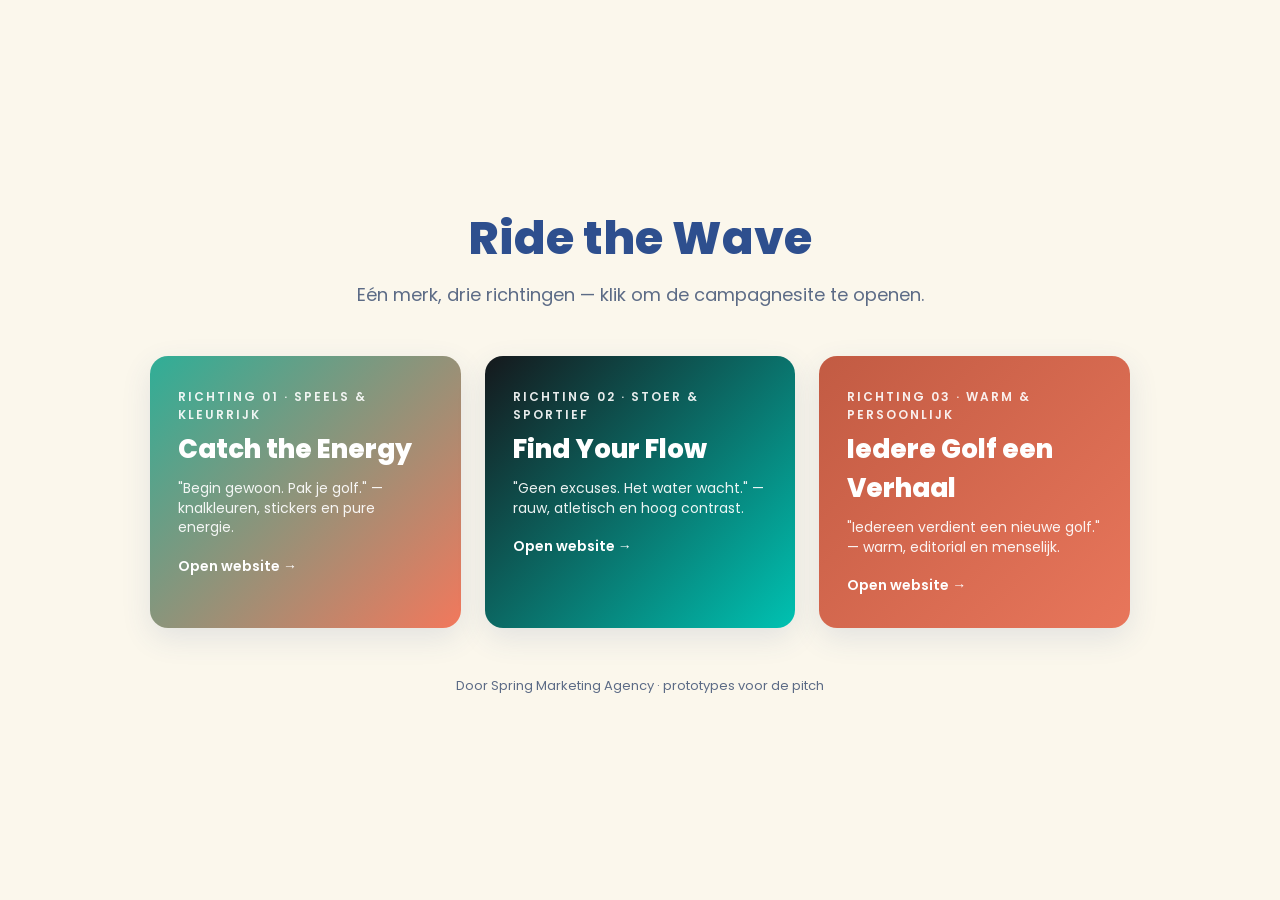
<file: index.html>
<!DOCTYPE html>
<html lang="nl">
<head>
<meta charset="UTF-8">
<meta name="viewport" content="width=device-width, initial-scale=1.0">
<title>Ride the Wave — 3 richtingen</title>
<link href="https://fonts.googleapis.com/css2?family=Poppins:wght@400;600;800&display=swap" rel="stylesheet">
<style>
  *{margin:0;padding:0;box-sizing:border-box}
  body{font-family:'Poppins',sans-serif;background:#FBF7EC;color:#2E4F8E;min-height:100vh;
       display:flex;flex-direction:column;align-items:center;justify-content:center;padding:48px 24px}
  h1{font-size:clamp(28px,5vw,46px);font-weight:800;margin-bottom:8px;text-align:center}
  p.sub{color:#5C6B86;font-size:18px;margin-bottom:48px;text-align:center}
  .grid{display:grid;grid-template-columns:repeat(auto-fit,minmax(260px,1fr));gap:24px;max-width:980px;width:100%}
  a.card{display:block;text-decoration:none;border-radius:18px;padding:32px 28px;color:#fff;
         transition:transform .15s ease,box-shadow .15s ease;box-shadow:0 10px 30px rgba(46,79,142,.12)}
  a.card:hover{transform:translateY(-6px);box-shadow:0 18px 44px rgba(46,79,142,.2)}
  .c1{background:linear-gradient(135deg,#2FAE97,#F2785C)}
  .c2{background:linear-gradient(135deg,#15181C,#00C2B2)}
  .c3{background:linear-gradient(135deg,#C25B43,#E8765B)}
  .tag{font-size:12px;letter-spacing:2px;text-transform:uppercase;opacity:.9;font-weight:600}
  .name{font-size:26px;font-weight:800;margin:6px 0 10px}
  .quote{font-size:14px;opacity:.92;line-height:1.4}
  .open{margin-top:18px;font-weight:600;font-size:14px}
  footer{margin-top:48px;color:#5C6B86;font-size:13px;text-align:center}
</style>
</head>
<body>
  <h1>Ride the Wave</h1>
  <p class="sub">Eén merk, drie richtingen — klik om de campagnesite te openen.</p>
  <div class="grid">
    <a class="card c1" href="catch-the-energy/index.html">
      <div class="tag">Richting 01 · Speels &amp; kleurrijk</div>
      <div class="name">Catch the Energy</div>
      <div class="quote">"Begin gewoon. Pak je golf." — knalkleuren, stickers en pure energie.</div>
      <div class="open">Open website →</div>
    </a>
    <a class="card c2" href="find-your-flow/index.html">
      <div class="tag">Richting 02 · Stoer &amp; sportief</div>
      <div class="name">Find Your Flow</div>
      <div class="quote">"Geen excuses. Het water wacht." — rauw, atletisch en hoog contrast.</div>
      <div class="open">Open website →</div>
    </a>
    <a class="card c3" href="iedere-golf-een-verhaal/index.html">
      <div class="tag">Richting 03 · Warm &amp; persoonlijk</div>
      <div class="name">Iedere Golf een Verhaal</div>
      <div class="quote">"Iedereen verdient een nieuwe golf." — warm, editorial en menselijk.</div>
      <div class="open">Open website →</div>
    </a>
  </div>
  <footer>Door Spring Marketing Agency · prototypes voor de pitch</footer>
</body>
</html>
</file>
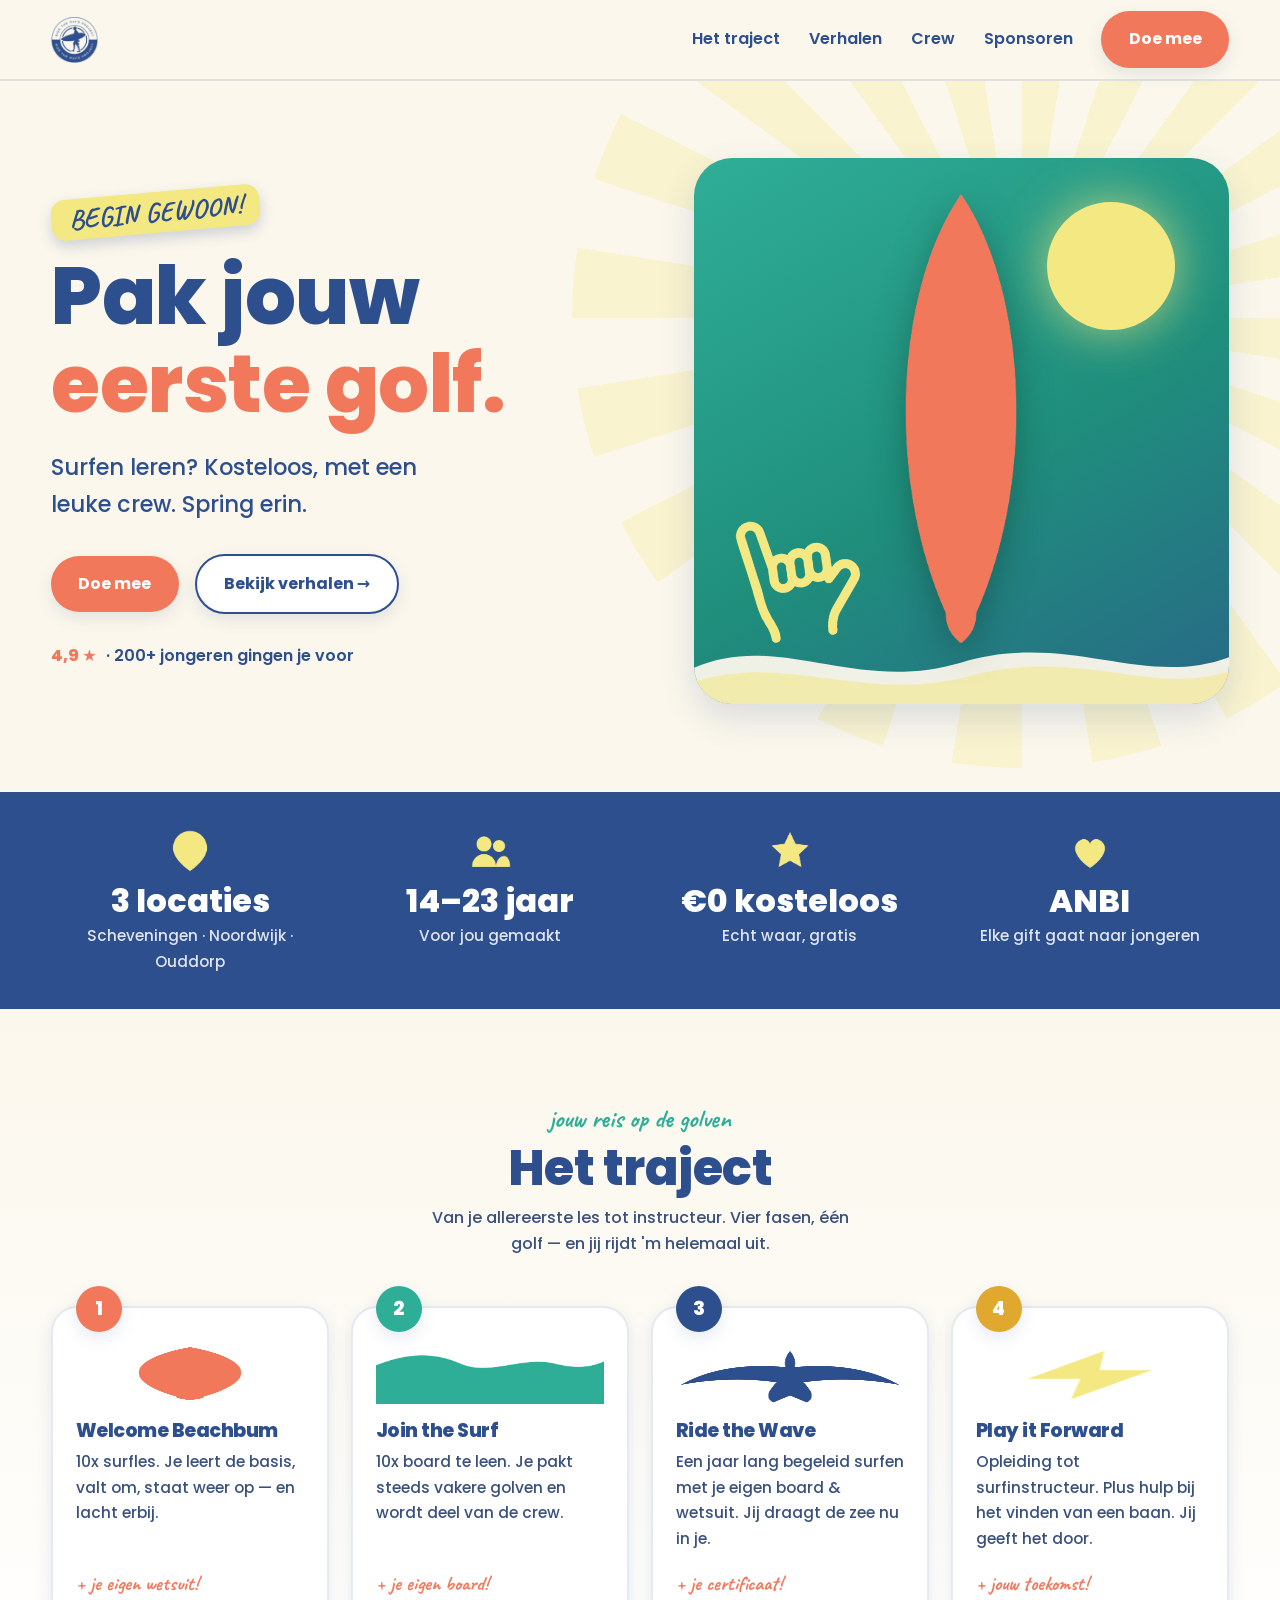
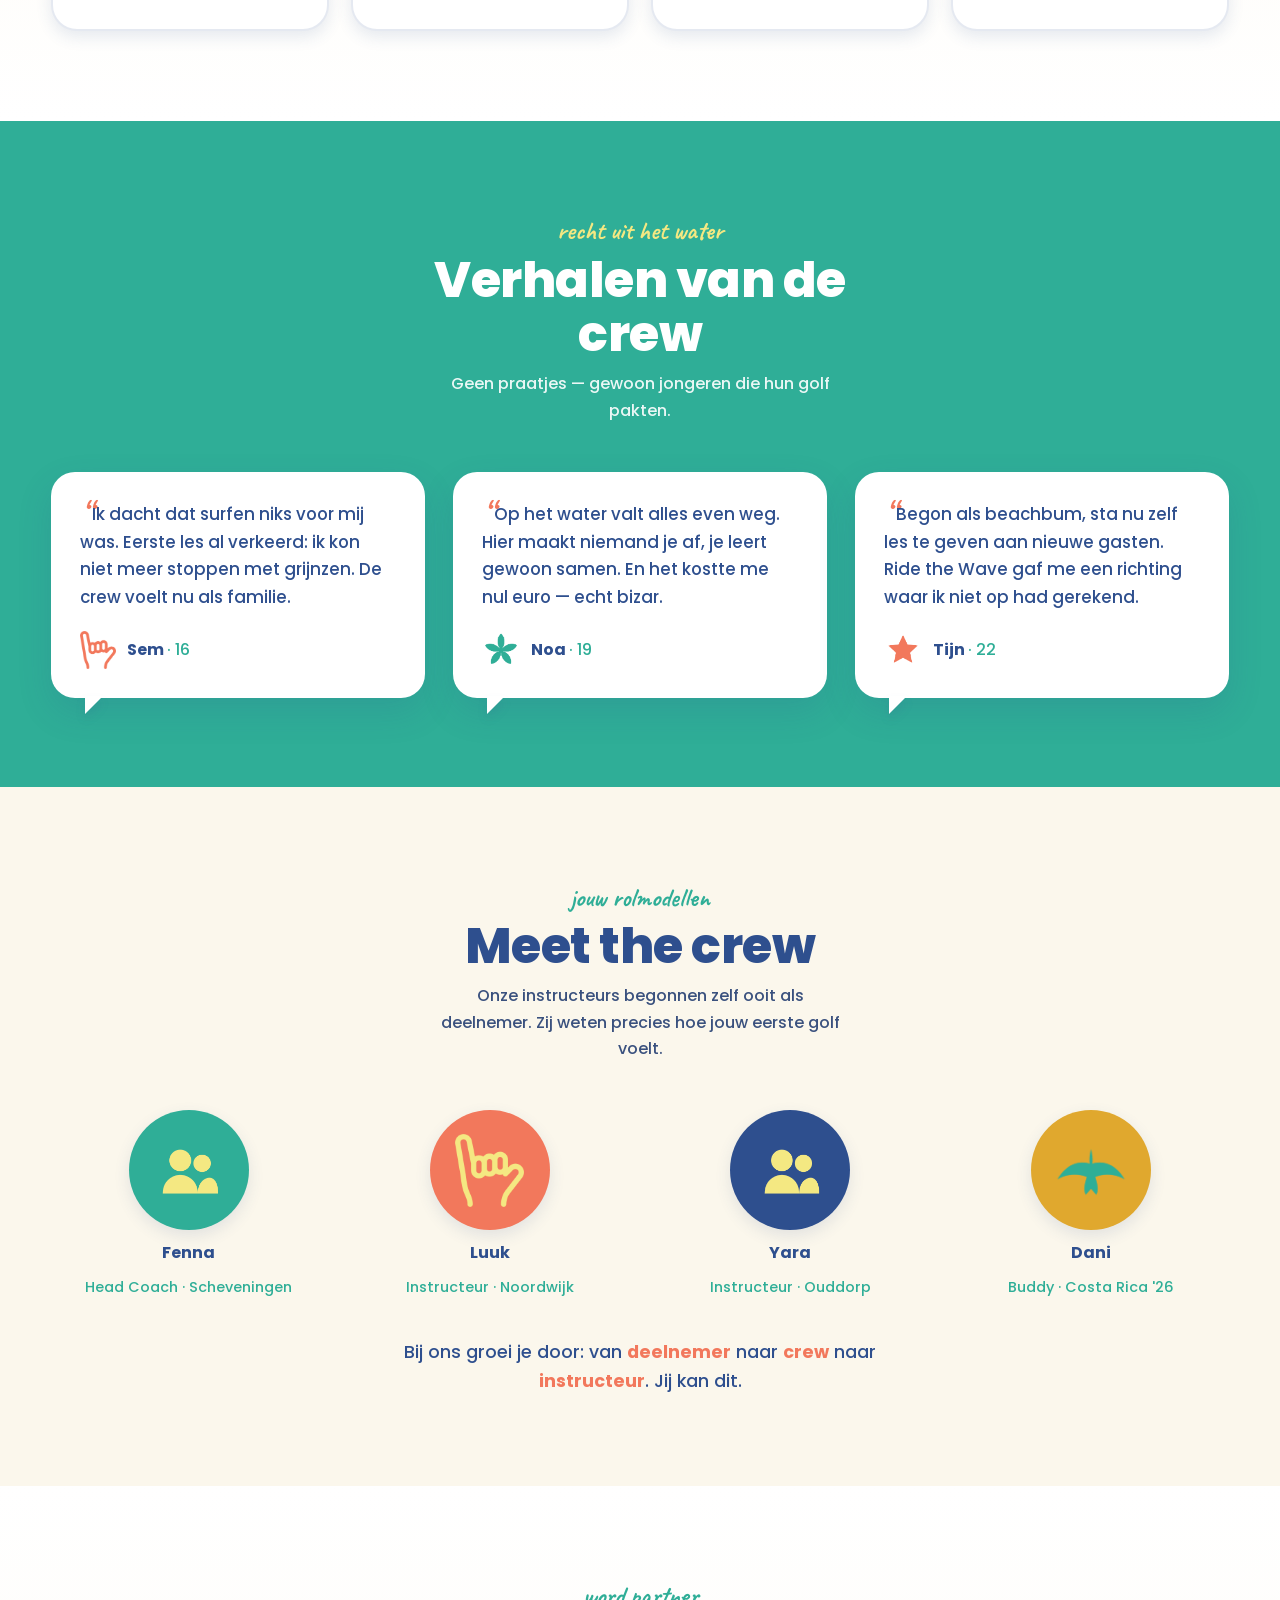
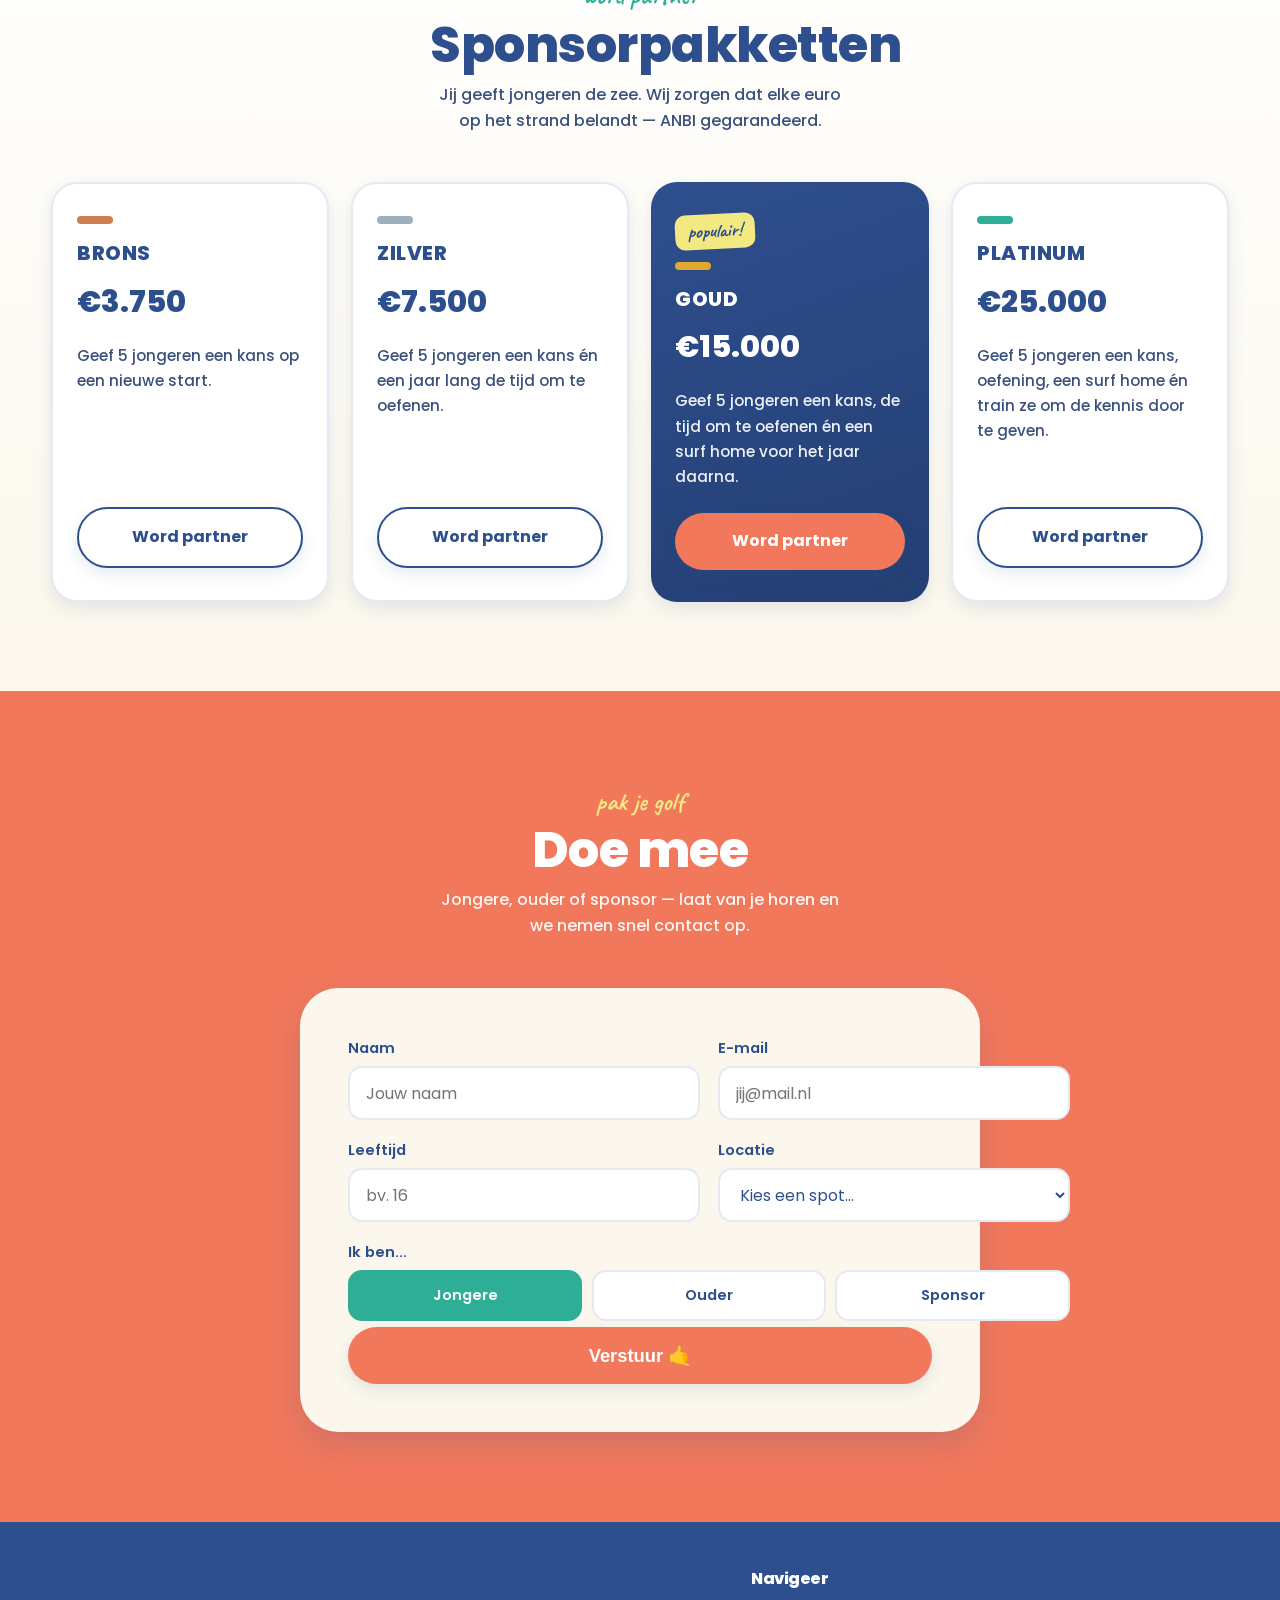
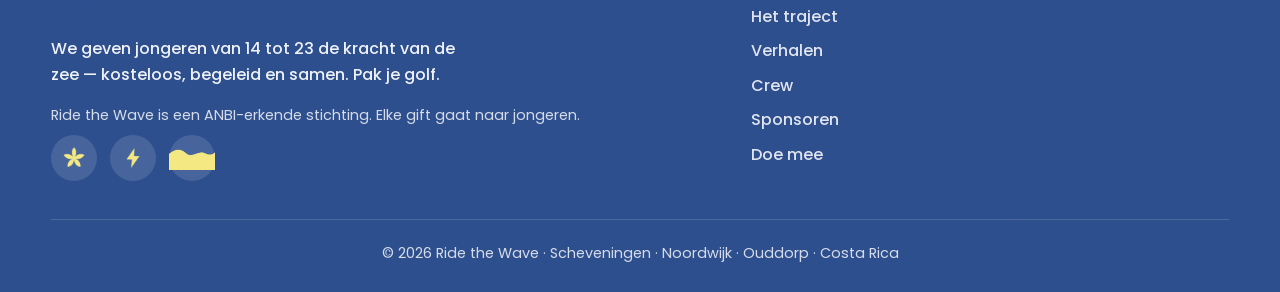
<file: catch-the-energy/index.html>
<!DOCTYPE html>
<html lang="nl">
<head>
<meta charset="UTF-8">
<meta name="viewport" content="width=device-width, initial-scale=1.0">
<title>Ride the Wave · Pak jouw eerste golf</title>
<meta name="description" content="Surfen leren? Kosteloos, met een leuke crew. Ride the Wave geeft jongeren van 14–23 jaar de kracht van de zee. Spring erin!">
<link rel="preconnect" href="https://fonts.googleapis.com">
<link rel="preconnect" href="https://fonts.gstatic.com" crossorigin>
<link href="https://fonts.googleapis.com/css2?family=Caveat:wght@700&family=Poppins:wght@400;500;700;800&display=swap" rel="stylesheet">
<style>
  :root{
    --yellow:#F4E882;
    --teal:#2FAE97;
    --coral:#F2785C;
    --blue:#2E4F8E;
    --cream:#FBF7EC;
    --blue-soft:rgba(46,79,142,.12);
    --shadow:0 14px 34px rgba(46,79,142,.16);
    --shadow-sm:0 6px 16px rgba(46,79,142,.12);
    --radius:26px;
    --radius-lg:38px;
  }
  *{box-sizing:border-box;margin:0;padding:0}
  html{scroll-behavior:smooth}
  body{
    font-family:'Poppins',system-ui,sans-serif;
    color:var(--blue);
    background:var(--cream);
    line-height:1.65;
    overflow-x:hidden;
  }
  h1,h2,h3,h4{font-weight:800;line-height:1.1;letter-spacing:-.5px}
  h2{font-size:clamp(1.9rem,4.5vw,3.1rem)}
  a{color:inherit;text-decoration:none}
  img{display:block;max-width:100%}
  .wrap{width:min(1180px,92vw);margin-inline:auto}
  section{position:relative}

  /* ===== Buttons ===== */
  .btn{
    display:inline-flex;align-items:center;gap:.5rem;
    font-weight:700;font-size:1rem;
    padding:.95rem 1.7rem;border-radius:999px;
    border:none;cursor:pointer;
    transition:transform .2s ease, box-shadow .2s ease, background .2s ease;
    box-shadow:var(--shadow-sm);
  }
  .btn-coral{background:var(--coral);color:#fff}
  .btn-coral:hover{transform:translateY(-3px) rotate(-1deg);box-shadow:0 16px 30px rgba(242,120,92,.45)}
  .btn-blue{background:var(--blue);color:#fff}
  .btn-blue:hover{transform:translateY(-3px);box-shadow:0 16px 30px rgba(46,79,142,.4)}
  .btn-ghost{background:#fff;color:var(--blue);border:2.5px solid var(--blue)}
  .btn-ghost:hover{transform:translateY(-3px);background:var(--blue);color:#fff}
  .btn-teal{background:var(--teal);color:#fff}
  .btn-teal:hover{transform:translateY(-3px) rotate(1deg);box-shadow:0 16px 30px rgba(47,174,151,.45)}

  /* ===== Stickers ===== */
  .sticker{
    font-family:'Caveat',cursive;font-weight:700;
    display:inline-block;
    background:var(--yellow);color:var(--blue);
    padding:.35rem 1.1rem;border-radius:14px;
    box-shadow:0 6px 14px rgba(46,79,142,.22);
    transform:rotate(-5deg);
    font-size:clamp(1.2rem,2.5vw,1.7rem);
    line-height:1.1;
  }
  .sticker.teal{background:var(--teal);color:#fff}
  .sticker.coral{background:var(--coral);color:#fff}
  .scribble{font-family:'Caveat',cursive;font-weight:700;color:var(--coral);font-size:1.5rem;line-height:1}

  /* ===== Nav ===== */
  header.nav{
    position:sticky;top:0;z-index:100;
    background:rgba(251,247,236,.92);
    backdrop-filter:blur(10px);
    border-bottom:2px solid var(--blue-soft);
  }
  .nav-inner{display:flex;align-items:center;justify-content:space-between;padding:.7rem 0;gap:1rem}
  .nav-logo img{height:46px;width:auto}
  .nav-links{display:flex;align-items:center;gap:1.8rem}
  .nav-links a.link{font-weight:600;position:relative;padding:.2rem 0}
  .nav-links a.link::after{
    content:"";position:absolute;left:0;bottom:-3px;width:0;height:3px;
    background:var(--coral);border-radius:3px;transition:width .25s ease;
  }
  .nav-links a.link:hover::after{width:100%}
  .nav-toggle{display:none;background:var(--blue);border:none;border-radius:14px;padding:.55rem .65rem;cursor:pointer}
  .nav-toggle span{display:block;width:26px;height:3px;background:#fff;border-radius:3px;margin:5px 0;transition:.3s}
  .nav-toggle.open span:nth-child(1){transform:translateY(8px) rotate(45deg)}
  .nav-toggle.open span:nth-child(2){opacity:0}
  .nav-toggle.open span:nth-child(3){transform:translateY(-8px) rotate(-45deg)}

  /* ===== Hero ===== */
  .hero{padding:clamp(2.5rem,6vw,5rem) 0 clamp(3rem,7vw,6rem);overflow:hidden}
  .sunburst{
    position:absolute;top:-30%;right:-15%;width:75vw;height:75vw;max-width:900px;max-height:900px;
    background:repeating-conic-gradient(from 0deg, rgba(244,232,130,.55) 0deg 9deg, transparent 9deg 18deg);
    border-radius:50%;z-index:0;opacity:.5;
    pointer-events:none;
  }
  .hero-grid{position:relative;z-index:2;display:grid;grid-template-columns:1.05fr .95fr;gap:clamp(2rem,4vw,4rem);align-items:center}
  .hero h1{font-size:clamp(2.6rem,7vw,5rem);color:var(--blue)}
  .hero h1 .hl{color:var(--coral)}
  .hero p.sub{font-size:clamp(1.1rem,2.2vw,1.4rem);font-weight:500;margin:1.3rem 0 1.9rem;max-width:30ch}
  .hero-cta{display:flex;flex-wrap:wrap;gap:1rem;align-items:center}
  .hero-proof{display:flex;align-items:center;gap:.6rem;margin-top:1.8rem;font-weight:600}
  .hero-proof .stars{color:var(--coral);font-weight:800}
  .hero-stickers{position:relative}
  .hero-sticker-float{position:absolute;top:-12px;left:-10px;z-index:5}

  .hero-visual{
    position:relative;border-radius:var(--radius-lg);
    background:linear-gradient(150deg,var(--teal) 0%,#1f8f7c 55%,var(--blue) 130%);
    aspect-ratio:1/1.02;box-shadow:var(--shadow);overflow:hidden;
    display:flex;align-items:center;justify-content:center;
  }
  .hero-visual .sun{position:absolute;top:8%;right:10%;width:24%;aspect-ratio:1;background:var(--yellow);border-radius:50%;box-shadow:0 0 50px rgba(244,232,130,.7)}
  .hero-visual .vboard{width:46%;z-index:3;filter:drop-shadow(0 10px 18px rgba(0,0,0,.25));animation:bob 4s ease-in-out infinite}
  .hero-visual .vshaka{position:absolute;bottom:12%;left:9%;width:22%;z-index:4;transform:rotate(-8deg);animation:bob 3.4s ease-in-out infinite .4s}
  .hero-wave-svg{position:absolute;bottom:-2px;left:0;width:100%;z-index:2}
  @keyframes bob{0%,100%{transform:translateY(0) rotate(-6deg)}50%{transform:translateY(-12px) rotate(-3deg)}}

  /* ===== Stats ===== */
  .stats{background:var(--blue);color:#fff;padding:2.2rem 0;margin-top:-1px}
  .stats-grid{display:grid;grid-template-columns:repeat(4,1fr);gap:1.4rem;text-align:center}
  .stat{display:flex;flex-direction:column;align-items:center;gap:.4rem}
  .stat img{height:48px;width:auto;margin-bottom:.2rem}
  .stat .big{font-size:clamp(1.4rem,3vw,2rem);font-weight:800;line-height:1}
  .stat .lbl{font-weight:500;opacity:.85;font-size:.95rem}

  /* ===== Section heads ===== */
  .sec{padding:clamp(3.5rem,7vw,6rem) 0}
  .sec-head{text-align:center;max-width:42ch;margin:0 auto 3rem}
  .sec-head .eyebrow{font-family:'Caveat',cursive;font-weight:700;color:var(--teal);font-size:1.6rem;display:block}
  .sec-head p{font-weight:500;margin-top:.6rem;color:#3a517e}

  /* ===== Traject ===== */
  #traject{background:linear-gradient(180deg,var(--cream),#fff)}
  .journey{display:grid;grid-template-columns:repeat(4,1fr);gap:1.4rem;position:relative}
  .phase{
    background:#fff;border-radius:var(--radius);padding:1.8rem 1.4rem;
    box-shadow:var(--shadow-sm);border:2px solid var(--blue-soft);
    position:relative;transition:transform .25s ease,box-shadow .25s ease;
    display:flex;flex-direction:column;
  }
  .phase:hover{transform:translateY(-8px);box-shadow:var(--shadow)}
  .phase .num{
    position:absolute;top:-22px;left:1.4rem;
    width:46px;height:46px;border-radius:50%;
    display:grid;place-items:center;font-weight:800;color:#fff;font-size:1.2rem;
    box-shadow:var(--shadow-sm);
  }
  .phase:nth-child(1) .num{background:var(--coral)}
  .phase:nth-child(2) .num{background:var(--teal)}
  .phase:nth-child(3) .num{background:var(--blue)}
  .phase:nth-child(4) .num{background:#e0a82e}
  .phase img.ic{height:58px;width:auto;margin:.6rem 0 1rem}
  .phase h3{font-size:1.2rem;margin-bottom:.5rem}
  .phase p{font-weight:500;font-size:.97rem;color:#3a517e}
  .phase .reward{margin-top:auto;padding-top:1rem;font-family:'Caveat',cursive;font-size:1.25rem;color:var(--coral);font-weight:700}

  /* ===== Verhalen ===== */
  #verhalen{background:var(--teal);color:#fff}
  #verhalen .sec-head .eyebrow{color:var(--yellow)}
  #verhalen .sec-head p{color:rgba(255,255,255,.9)}
  .stories{display:grid;grid-template-columns:repeat(3,1fr);gap:1.8rem}
  .story{
    background:#fff;color:var(--blue);border-radius:24px;padding:1.8rem;
    position:relative;box-shadow:var(--shadow);transition:transform .25s ease;
  }
  .story:nth-child(odd){transform:rotate(-1.2deg)}
  .story:nth-child(even){transform:rotate(1.2deg)}
  .story:hover{transform:translateY(-6px) rotate(0)}
  .story::after{
    content:"";position:absolute;bottom:-16px;left:34px;
    border-width:18px 18px 0 0;border-style:solid;border-color:#fff transparent transparent transparent;
    filter:drop-shadow(0 6px 5px rgba(46,79,142,.12));
  }
  .story .q{font-size:1.05rem;font-weight:500;margin-bottom:1.2rem}
  .story .q::before{content:"“";font-family:'Caveat',cursive;font-size:2.4rem;color:var(--coral);line-height:0;margin-right:.1rem;vertical-align:-.4rem}
  .story .who{display:flex;align-items:center;gap:.7rem;font-weight:700}
  .story .who img{height:38px;width:auto}
  .story .who .age{font-weight:500;color:var(--teal)}

  /* ===== Crew ===== */
  .crew-grid{display:grid;grid-template-columns:repeat(4,1fr);gap:1.6rem;margin-top:1rem}
  .crew-card{text-align:center;display:flex;flex-direction:column;align-items:center;gap:.6rem}
  .crew-av{
    width:120px;height:120px;border-radius:50%;display:grid;place-items:center;
    box-shadow:var(--shadow-sm);transition:transform .25s ease;
  }
  .crew-card:hover .crew-av{transform:translateY(-6px) scale(1.04)}
  .crew-av img{width:58%}
  .crew-card .nm{font-weight:700}
  .crew-card .role{font-weight:500;font-size:.9rem;color:var(--teal)}
  .crew-line{text-align:center;max-width:48ch;margin:2.4rem auto 0;font-weight:500;font-size:1.1rem}
  .crew-line strong{color:var(--coral)}

  /* ===== Sponsoren ===== */
  #sponsoren{background:linear-gradient(180deg,#fff,var(--cream))}
  .tiers{display:grid;grid-template-columns:repeat(4,1fr);gap:1.4rem;align-items:stretch}
  .tier{
    background:#fff;border-radius:var(--radius);padding:2rem 1.5rem;
    border:2px solid var(--blue-soft);box-shadow:var(--shadow-sm);
    display:flex;flex-direction:column;transition:transform .25s ease,box-shadow .25s ease;
  }
  .tier:hover{transform:translateY(-8px);box-shadow:var(--shadow)}
  .tier .tname{font-weight:800;font-size:1.25rem;letter-spacing:.5px}
  .tier .price{font-size:1.9rem;font-weight:800;margin:.4rem 0 1rem;color:var(--blue)}
  .tier p{font-weight:500;font-size:.95rem;color:#3a517e;margin-bottom:1.5rem}
  .tier .btn{margin-top:auto;justify-content:center}
  .tier .dot{width:36px;height:8px;border-radius:8px;margin-bottom:.8rem}
  .tier.brons .dot{background:#cd7f4e}
  .tier.zilver .dot{background:#9fb0bd}
  .tier.goud .dot{background:#e0a82e}
  .tier.platinum .dot{background:var(--teal)}
  .tier.featured{
    background:linear-gradient(160deg,#2E4F8E,#243f73);color:#fff;
    border:none;transform:scale(1.04);
  }
  .tier.featured:hover{transform:scale(1.04) translateY(-8px)}
  .tier.featured .price,.tier.featured p{color:#fff}
  .tier.featured p{opacity:.92}
  .tier .badge{
    align-self:flex-start;font-family:'Caveat',cursive;font-weight:700;
    background:var(--yellow);color:var(--blue);padding:.1rem .8rem;border-radius:10px;
    transform:rotate(-3deg);margin-bottom:.8rem;font-size:1.2rem;
  }

  /* ===== Doe mee / form ===== */
  #doemee{background:var(--coral);color:#fff;overflow:hidden}
  #doemee .sec-head .eyebrow{color:var(--yellow)}
  #doemee .sec-head p{color:rgba(255,255,255,.92)}
  .form-card{
    background:var(--cream);color:var(--blue);
    max-width:680px;margin:0 auto;border-radius:var(--radius-lg);
    padding:clamp(1.8rem,4vw,3rem);box-shadow:var(--shadow);position:relative;
  }
  .form-grid{display:grid;grid-template-columns:1fr 1fr;gap:1.1rem}
  .field{display:flex;flex-direction:column;gap:.35rem}
  .field.full{grid-column:1/-1}
  .field label{font-weight:600;font-size:.92rem}
  .field input,.field select{
    font-family:inherit;font-size:1rem;padding:.8rem 1rem;
    border:2px solid var(--blue-soft);border-radius:14px;background:#fff;color:var(--blue);
    transition:border-color .2s ease,box-shadow .2s ease;
  }
  .field input:focus,.field select:focus{outline:none;border-color:var(--teal);box-shadow:0 0 0 4px rgba(47,174,151,.18)}
  .iam{display:flex;gap:.6rem;flex-wrap:wrap}
  .iam label{
    flex:1;min-width:120px;cursor:pointer;text-align:center;
    border:2px solid var(--blue-soft);border-radius:14px;padding:.7rem;font-weight:600;
    background:#fff;transition:.2s;
  }
  .iam input{position:absolute;opacity:0;pointer-events:none}
  .iam label:hover{border-color:var(--teal)}
  .iam input:checked + span{}
  .iam label.sel{background:var(--teal);color:#fff;border-color:var(--teal)}
  .form-card .btn{width:100%;justify-content:center;margin-top:.4rem;font-size:1.15rem;padding:1.1rem}
  .thanks{
    display:none;text-align:center;padding:2rem 1rem;
  }
  .thanks.show{display:block;animation:pop .5s ease}
  .thanks h3{font-size:1.8rem;color:var(--coral)}
  .thanks p{font-weight:500;margin-top:.6rem}
  .thanks img{height:80px;margin:0 auto 1rem}
  @keyframes pop{0%{transform:scale(.8);opacity:0}60%{transform:scale(1.05)}100%{transform:scale(1);opacity:1}}

  /* ===== Footer ===== */
  footer{background:var(--blue);color:#fff;padding:3rem 0 1.6rem}
  .foot-grid{display:grid;grid-template-columns:1.4fr 1fr;gap:2rem;align-items:start}
  footer .logo img{height:50px;margin-bottom:1rem}
  footer .mission{font-weight:500;max-width:42ch;opacity:.92}
  footer .anbi{margin-top:1rem;font-size:.9rem;opacity:.8}
  .socials{display:flex;gap:.8rem;margin-top:.4rem}
  .socials a{
    width:46px;height:46px;border-radius:50%;background:rgba(255,255,255,.12);
    display:grid;place-items:center;transition:.2s;
  }
  .socials a:hover{background:var(--coral);transform:translateY(-3px)}
  .socials a img{height:24px}
  footer h4{margin-bottom:.8rem}
  footer .foot-links a{display:block;padding:.25rem 0;opacity:.85;font-weight:500}
  footer .foot-links a:hover{opacity:1;color:var(--yellow)}
  .copy{text-align:center;margin-top:2.4rem;padding-top:1.4rem;border-top:1px solid rgba(255,255,255,.18);font-size:.9rem;opacity:.8}

  /* ===== Reveal ===== */
  .reveal{opacity:0;transform:translateY(30px);transition:opacity .7s ease,transform .7s ease}
  .reveal.in{opacity:1;transform:none}

  /* ===== Responsive ===== */
  @media(max-width:900px){
    .nav-toggle{display:block}
    .nav-links{
      position:absolute;top:100%;left:0;right:0;
      flex-direction:column;align-items:stretch;gap:0;
      background:var(--cream);border-bottom:2px solid var(--blue-soft);
      max-height:0;overflow:hidden;transition:max-height .35s ease;padding:0 6vw;
    }
    .nav-links.open{max-height:420px;padding:1rem 6vw 1.4rem}
    .nav-links a.link{padding:.8rem 0;border-bottom:1px solid var(--blue-soft)}
    .nav-links .btn{margin-top:.8rem;justify-content:center}
    .hero-grid{grid-template-columns:1fr}
    .hero-visual{max-width:440px;margin:0 auto}
    .stats-grid{grid-template-columns:repeat(2,1fr);gap:2rem}
    .journey{grid-template-columns:repeat(2,1fr);gap:2rem 1.4rem}
    .stories{grid-template-columns:1fr;max-width:480px;margin-inline:auto}
    .crew-grid{grid-template-columns:repeat(2,1fr)}
    .tiers{grid-template-columns:repeat(2,1fr)}
    .tier.featured{transform:none}
    .tier.featured:hover{transform:translateY(-8px)}
    .foot-grid{grid-template-columns:1fr}
  }
  @media(max-width:480px){
    .stats-grid{grid-template-columns:1fr}
    .journey{grid-template-columns:1fr}
    .crew-grid{grid-template-columns:repeat(2,1fr)}
    .tiers{grid-template-columns:1fr}
    .form-grid{grid-template-columns:1fr}
    .hero-cta{flex-direction:column;align-items:stretch}
    .hero-cta .btn{justify-content:center}
  }
</style>
</head>
<body>

<!-- ===== NAV ===== -->
<header class="nav">
  <div class="wrap nav-inner">
    <a href="#top" class="nav-logo" aria-label="Ride the Wave home">
      <img src="assets/logo.png" alt="Ride the Wave logo">
    </a>
    <button class="nav-toggle" id="navToggle" aria-label="Menu openen" aria-expanded="false" aria-controls="navLinks">
      <span></span><span></span><span></span>
    </button>
    <nav class="nav-links" id="navLinks" aria-label="Hoofdmenu">
      <a class="link" href="#traject">Het traject</a>
      <a class="link" href="#verhalen">Verhalen</a>
      <a class="link" href="#crew">Crew</a>
      <a class="link" href="#sponsoren">Sponsoren</a>
      <a class="btn btn-coral" href="#doemee">Doe mee</a>
    </nav>
  </div>
</header>

<main id="top">

<!-- ===== HERO ===== -->
<section class="hero">
  <div class="sunburst" aria-hidden="true"></div>
  <div class="wrap hero-grid">
    <div class="hero-copy reveal">
      <div class="hero-stickers">
        <span class="sticker">BEGIN GEWOON!</span>
      </div>
      <h1 style="margin-top:1.2rem">Pak jouw <span class="hl">eerste golf.</span></h1>
      <p class="sub">Surfen leren? Kosteloos, met een leuke crew. Spring erin.</p>
      <div class="hero-cta">
        <a href="#doemee" class="btn btn-coral">Doe mee</a>
        <a href="#verhalen" class="btn btn-ghost">Bekijk verhalen →</a>
      </div>
      <div class="hero-proof">
        <span class="stars">4,9 ★</span>
        <span>· 200+ jongeren gingen je voor</span>
      </div>
    </div>
    <div class="reveal">
      <div class="hero-visual">
        <div class="sun" aria-hidden="true"></div>
        <img class="vboard" src="assets/surfboard-coral.png" alt="" aria-hidden="true">
        <img class="vshaka" src="assets/shaka-yellow.png" alt="" aria-hidden="true">
        <svg class="hero-wave-svg" viewBox="0 0 500 90" preserveAspectRatio="none" aria-hidden="true">
          <path d="M0,55 C80,20 150,80 250,50 C350,20 420,75 500,45 L500,90 L0,90 Z" fill="#FBF7EC" opacity=".95"/>
          <path d="M0,68 C90,40 160,90 260,62 C360,36 430,82 500,58 L500,90 L0,90 Z" fill="#F4E882" opacity=".55"/>
        </svg>
      </div>
    </div>
  </div>
</section>

<!-- ===== STATS ===== -->
<section class="stats">
  <div class="wrap stats-grid">
    <div class="stat reveal"><img src="assets/pin-yellow.png" alt=""><span class="big">3 locaties</span><span class="lbl">Scheveningen · Noordwijk · Ouddorp</span></div>
    <div class="stat reveal"><img src="assets/people-yellow.png" alt=""><span class="big">14–23 jaar</span><span class="lbl">Voor jou gemaakt</span></div>
    <div class="stat reveal"><img src="assets/star-yellow.png" alt=""><span class="big">€0 kosteloos</span><span class="lbl">Echt waar, gratis</span></div>
    <div class="stat reveal"><img src="assets/heart-yellow.png" alt=""><span class="big">ANBI</span><span class="lbl">Elke gift gaat naar jongeren</span></div>
  </div>
</section>

<!-- ===== TRAJECT ===== -->
<section class="sec" id="traject">
  <div class="wrap">
    <div class="sec-head reveal">
      <span class="eyebrow">jouw reis op de golven</span>
      <h2>Het traject</h2>
      <p>Van je allereerste les tot instructeur. Vier fasen, één golf — en jij rijdt 'm helemaal uit.</p>
    </div>
    <div class="journey">
      <article class="phase reveal">
        <span class="num">1</span>
        <img class="ic" src="assets/surfboard-coral.png" alt="Surfboard icoon">
        <h3>Welcome Beachbum</h3>
        <p>10x surfles. Je leert de basis, valt om, staat weer op — en lacht erbij.</p>
        <span class="reward">+ je eigen wetsuit!</span>
      </article>
      <article class="phase reveal">
        <span class="num">2</span>
        <img class="ic" src="assets/wave-teal.png" alt="Golf icoon">
        <h3>Join the Surf</h3>
        <p>10x board te leen. Je pakt steeds vakere golven en wordt deel van de crew.</p>
        <span class="reward">+ je eigen board!</span>
      </article>
      <article class="phase reveal">
        <span class="num">3</span>
        <img class="ic" src="assets/swallow-blue.png" alt="Zwaluw icoon">
        <h3>Ride the Wave</h3>
        <p>Een jaar lang begeleid surfen met je eigen board &amp; wetsuit. Jij draagt de zee nu in je.</p>
        <span class="reward">+ je certificaat!</span>
      </article>
      <article class="phase reveal">
        <span class="num">4</span>
        <img class="ic" src="assets/lightning-yellow.png" alt="Bliksem icoon">
        <h3>Play it Forward</h3>
        <p>Opleiding tot surfinstructeur. Plus hulp bij het vinden van een baan. Jij geeft het door.</p>
        <span class="reward">+ jouw toekomst!</span>
      </article>
    </div>
  </div>
</section>

<!-- ===== VERHALEN ===== -->
<section class="sec" id="verhalen">
  <div class="wrap">
    <div class="sec-head reveal">
      <span class="eyebrow">recht uit het water</span>
      <h2>Verhalen van de crew</h2>
      <p>Geen praatjes — gewoon jongeren die hun golf pakten.</p>
    </div>
    <div class="stories">
      <article class="story reveal">
        <p class="q">Ik dacht dat surfen niks voor mij was. Eerste les al verkeerd: ik kon niet meer stoppen met grijnzen. De crew voelt nu als familie.</p>
        <div class="who"><img src="assets/shaka-coral.png" alt=""><span>Sem <span class="age">· 16</span></span></div>
      </article>
      <article class="story reveal">
        <p class="q">Op het water valt alles even weg. Hier maakt niemand je af, je leert gewoon samen. En het kostte me nul euro — echt bizar.</p>
        <div class="who"><img src="assets/hibiscus-teal.png" alt=""><span>Noa <span class="age">· 19</span></span></div>
      </article>
      <article class="story reveal">
        <p class="q">Begon als beachbum, sta nu zelf les te geven aan nieuwe gasten. Ride the Wave gaf me een richting waar ik niet op had gerekend.</p>
        <div class="who"><img src="assets/star-coral.png" alt=""><span>Tijn <span class="age">· 22</span></span></div>
      </article>
    </div>
  </div>
</section>

<!-- ===== CREW ===== -->
<section class="sec" id="crew">
  <div class="wrap">
    <div class="sec-head reveal">
      <span class="eyebrow">jouw rolmodellen</span>
      <h2>Meet the crew</h2>
      <p>Onze instructeurs begonnen zelf ooit als deelnemer. Zij weten precies hoe jouw eerste golf voelt.</p>
    </div>
    <div class="crew-grid">
      <div class="crew-card reveal">
        <div class="crew-av" style="background:var(--teal)"><img src="assets/people-yellow.png" alt="Crewlid Fenna"></div>
        <span class="nm">Fenna</span><span class="role">Head Coach · Scheveningen</span>
      </div>
      <div class="crew-card reveal">
        <div class="crew-av" style="background:var(--coral)"><img src="assets/shaka-yellow.png" alt="Crewlid Luuk"></div>
        <span class="nm">Luuk</span><span class="role">Instructeur · Noordwijk</span>
      </div>
      <div class="crew-card reveal">
        <div class="crew-av" style="background:var(--blue)"><img src="assets/people-yellow.png" alt="Crewlid Yara"></div>
        <span class="nm">Yara</span><span class="role">Instructeur · Ouddorp</span>
      </div>
      <div class="crew-card reveal">
        <div class="crew-av" style="background:#e0a82e"><img src="assets/swallow-teal.png" alt="Crewlid Dani"></div>
        <span class="nm">Dani</span><span class="role">Buddy · Costa Rica '26</span>
      </div>
    </div>
    <p class="crew-line reveal">Bij ons groei je door: van <strong>deelnemer</strong> naar <strong>crew</strong> naar <strong>instructeur</strong>. Jij kan dit.</p>
  </div>
</section>

<!-- ===== SPONSOREN ===== -->
<section class="sec" id="sponsoren">
  <div class="wrap">
    <div class="sec-head reveal">
      <span class="eyebrow">word partner</span>
      <h2>Sponsorpakketten</h2>
      <p>Jij geeft jongeren de zee. Wij zorgen dat elke euro op het strand belandt — ANBI gegarandeerd.</p>
    </div>
    <div class="tiers">
      <article class="tier brons reveal">
        <span class="dot"></span>
        <span class="tname">BRONS</span>
        <span class="price">€3.750</span>
        <p>Geef 5 jongeren een kans op een nieuwe start.</p>
        <a href="#doemee" class="btn btn-ghost">Word partner</a>
      </article>
      <article class="tier zilver reveal">
        <span class="dot"></span>
        <span class="tname">ZILVER</span>
        <span class="price">€7.500</span>
        <p>Geef 5 jongeren een kans én een jaar lang de tijd om te oefenen.</p>
        <a href="#doemee" class="btn btn-ghost">Word partner</a>
      </article>
      <article class="tier goud featured reveal">
        <span class="badge">populair!</span>
        <span class="dot"></span>
        <span class="tname">GOUD</span>
        <span class="price">€15.000</span>
        <p>Geef 5 jongeren een kans, de tijd om te oefenen én een surf home voor het jaar daarna.</p>
        <a href="#doemee" class="btn btn-coral">Word partner</a>
      </article>
      <article class="tier platinum reveal">
        <span class="dot"></span>
        <span class="tname">PLATINUM</span>
        <span class="price">€25.000</span>
        <p>Geef 5 jongeren een kans, oefening, een surf home én train ze om de kennis door te geven.</p>
        <a href="#doemee" class="btn btn-ghost">Word partner</a>
      </article>
    </div>
  </div>
</section>

<!-- ===== DOE MEE ===== -->
<section class="sec" id="doemee">
  <div class="wrap">
    <div class="sec-head reveal">
      <span class="eyebrow">pak je golf</span>
      <h2>Doe mee</h2>
      <p>Jongere, ouder of sponsor — laat van je horen en we nemen snel contact op.</p>
    </div>
    <div class="form-card reveal">
      <form id="joinForm" novalidate>
        <div class="form-grid">
          <div class="field">
            <label for="naam">Naam</label>
            <input id="naam" name="naam" type="text" placeholder="Jouw naam" required>
          </div>
          <div class="field">
            <label for="email">E-mail</label>
            <input id="email" name="email" type="email" placeholder="jij@mail.nl" required>
          </div>
          <div class="field">
            <label for="leeftijd">Leeftijd</label>
            <input id="leeftijd" name="leeftijd" type="number" min="1" max="120" placeholder="bv. 16">
          </div>
          <div class="field">
            <label for="locatie">Locatie</label>
            <select id="locatie" name="locatie" required>
              <option value="" disabled selected>Kies een spot…</option>
              <option>Scheveningen</option>
              <option>Noordwijk</option>
              <option>Ouddorp</option>
              <option>Costa Rica (nieuw, winter 2026)</option>
            </select>
          </div>
          <div class="field full">
            <label>Ik ben…</label>
            <div class="iam" id="iamGroup">
              <label class="sel"><input type="radio" name="rol" value="Jongere" checked><span>Jongere</span></label>
              <label><input type="radio" name="rol" value="Ouder"><span>Ouder</span></label>
              <label><input type="radio" name="rol" value="Sponsor"><span>Sponsor</span></label>
            </div>
          </div>
        </div>
        <button type="submit" class="btn btn-coral">Verstuur 🤙</button>
      </form>
      <div class="thanks" id="thanks" role="status" aria-live="polite">
        <img src="assets/shaka-coral.png" alt="">
        <h3>Te gek!</h3>
        <p>We nemen snel contact op 🌊</p>
      </div>
    </div>
  </div>
</section>

</main>

<!-- ===== FOOTER ===== -->
<footer>
  <div class="wrap foot-grid">
    <div>
      <div class="logo"><img src="assets/logo.png" alt="Ride the Wave logo"></div>
      <p class="mission">We geven jongeren van 14 tot 23 de kracht van de zee — kosteloos, begeleid en samen. Pak je golf.</p>
      <p class="anbi">Ride the Wave is een ANBI-erkende stichting. Elke gift gaat naar jongeren.</p>
      <div class="socials">
        <a href="#" aria-label="Instagram"><img src="assets/hibiscus-yellow.png" alt=""></a>
        <a href="#" aria-label="TikTok"><img src="assets/lightning-yellow.png" alt=""></a>
        <a href="#" aria-label="YouTube"><img src="assets/wave-yellow.png" alt=""></a>
      </div>
    </div>
    <div>
      <h4>Navigeer</h4>
      <nav class="foot-links" aria-label="Footer navigatie">
        <a href="#traject">Het traject</a>
        <a href="#verhalen">Verhalen</a>
        <a href="#crew">Crew</a>
        <a href="#sponsoren">Sponsoren</a>
        <a href="#doemee">Doe mee</a>
      </nav>
    </div>
  </div>
  <div class="wrap copy">© 2026 Ride the Wave · Scheveningen · Noordwijk · Ouddorp · Costa Rica</div>
</footer>

<script>
  // ===== Mobile nav toggle =====
  (function(){
    var t=document.getElementById('navToggle'),l=document.getElementById('navLinks');
    t.addEventListener('click',function(){
      var open=l.classList.toggle('open');
      t.classList.toggle('open',open);
      t.setAttribute('aria-expanded',open);
    });
    l.querySelectorAll('a').forEach(function(a){
      a.addEventListener('click',function(){
        l.classList.remove('open');t.classList.remove('open');t.setAttribute('aria-expanded',false);
      });
    });
  })();

  // ===== Scroll reveal =====
  (function(){
    var els=document.querySelectorAll('.reveal');
    if(!('IntersectionObserver' in window)){els.forEach(function(e){e.classList.add('in');});return;}
    var io=new IntersectionObserver(function(entries){
      entries.forEach(function(en){
        if(en.isIntersecting){en.target.classList.add('in');io.unobserve(en.target);}
      });
    },{threshold:.14});
    els.forEach(function(e){io.observe(e);});
  })();

  // ===== "Ik ben…" radio styling =====
  (function(){
    var grp=document.getElementById('iamGroup');
    grp.addEventListener('change',function(){
      grp.querySelectorAll('label').forEach(function(lab){
        lab.classList.toggle('sel',lab.querySelector('input').checked);
      });
    });
  })();

  // ===== Form submit =====
  (function(){
    var form=document.getElementById('joinForm'),thanks=document.getElementById('thanks');
    form.addEventListener('submit',function(e){
      e.preventDefault();
      form.style.display='none';
      thanks.classList.add('show');
      thanks.scrollIntoView({behavior:'smooth',block:'center'});
    });
  })();
</script>
</body>
</html>
</file>
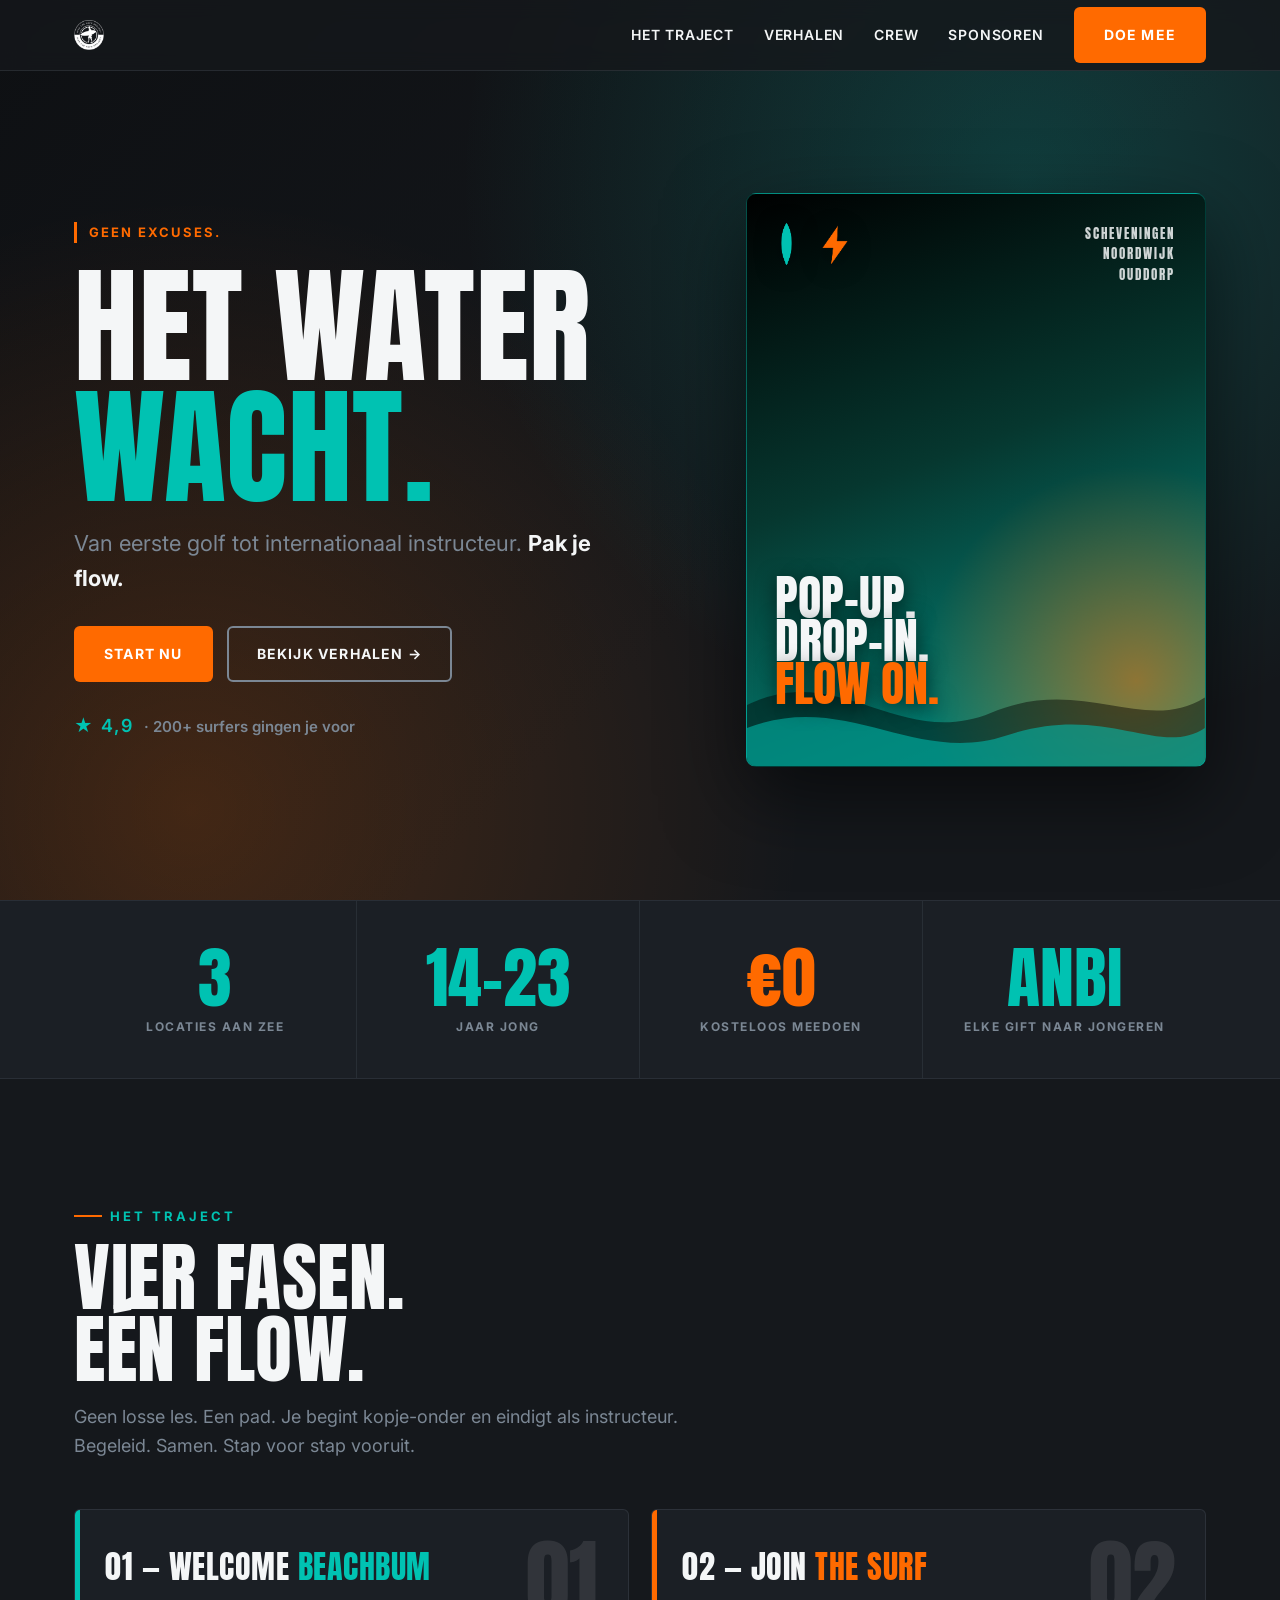
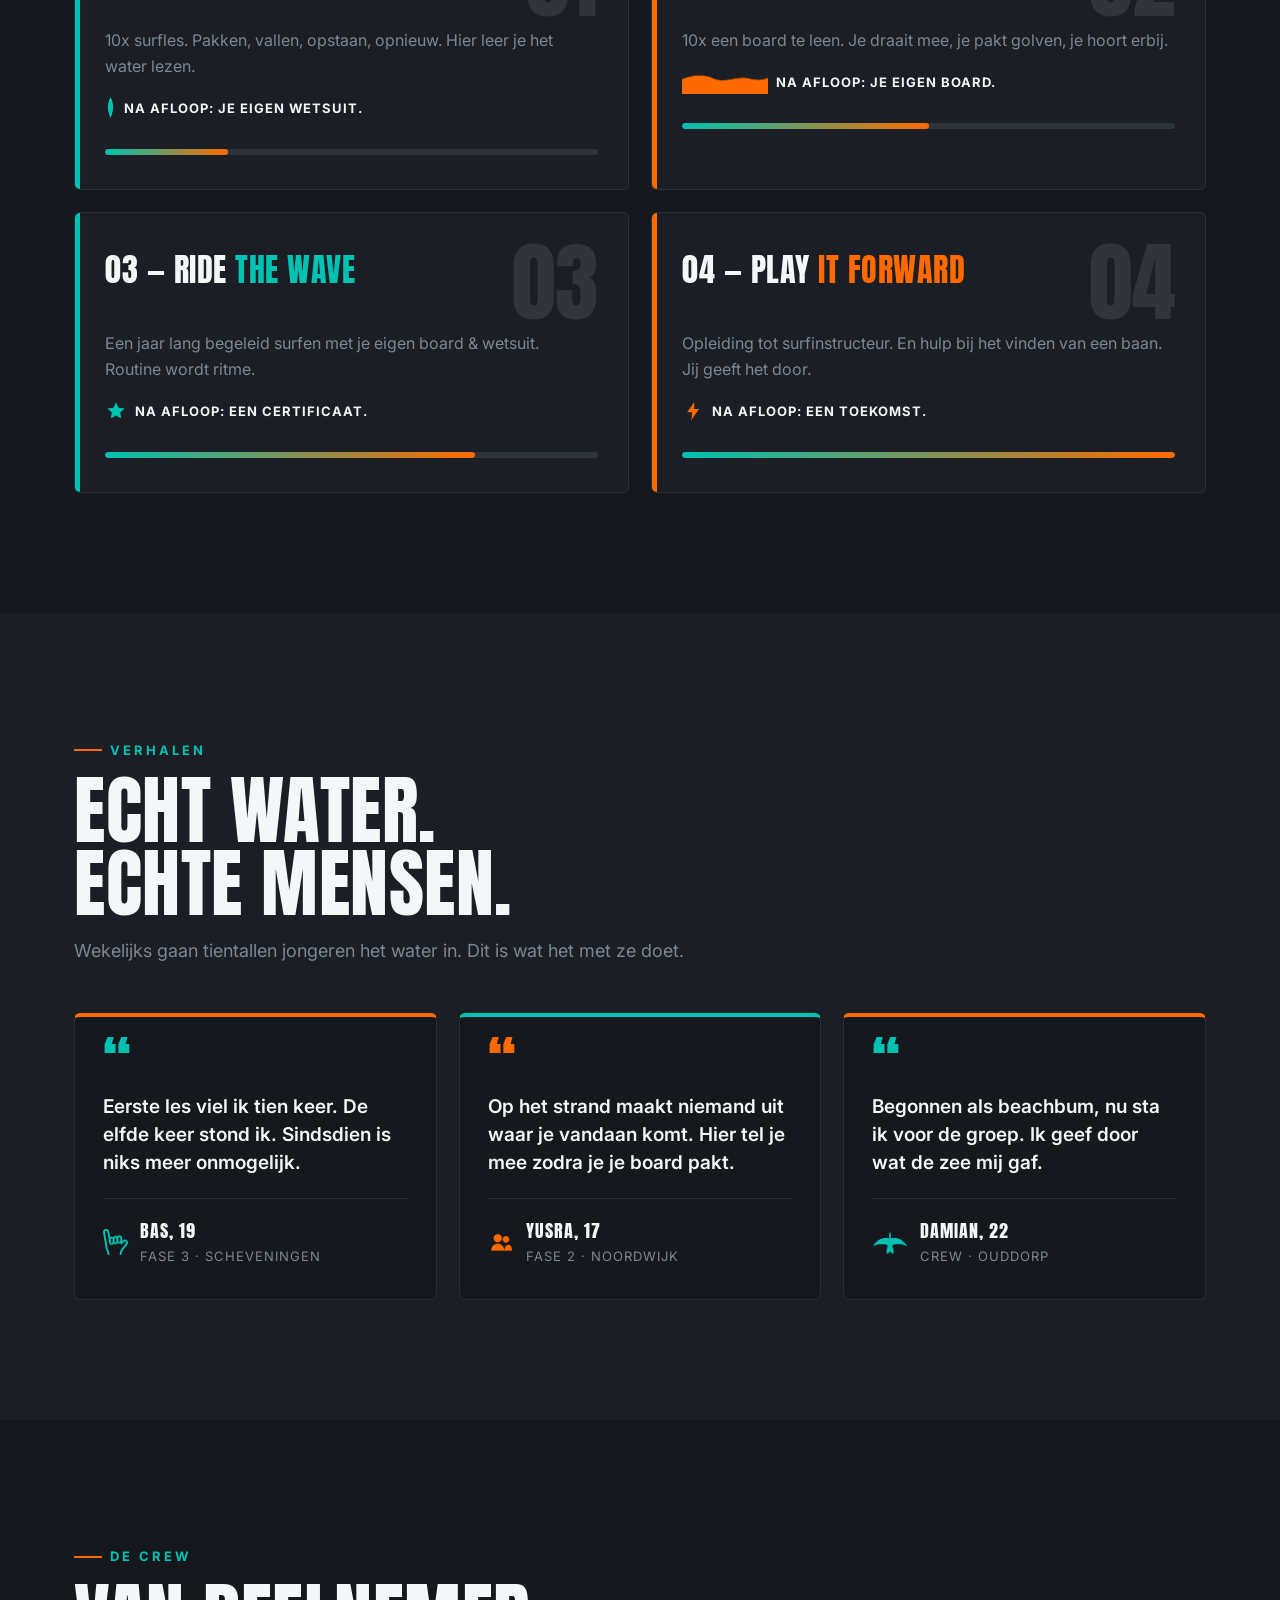
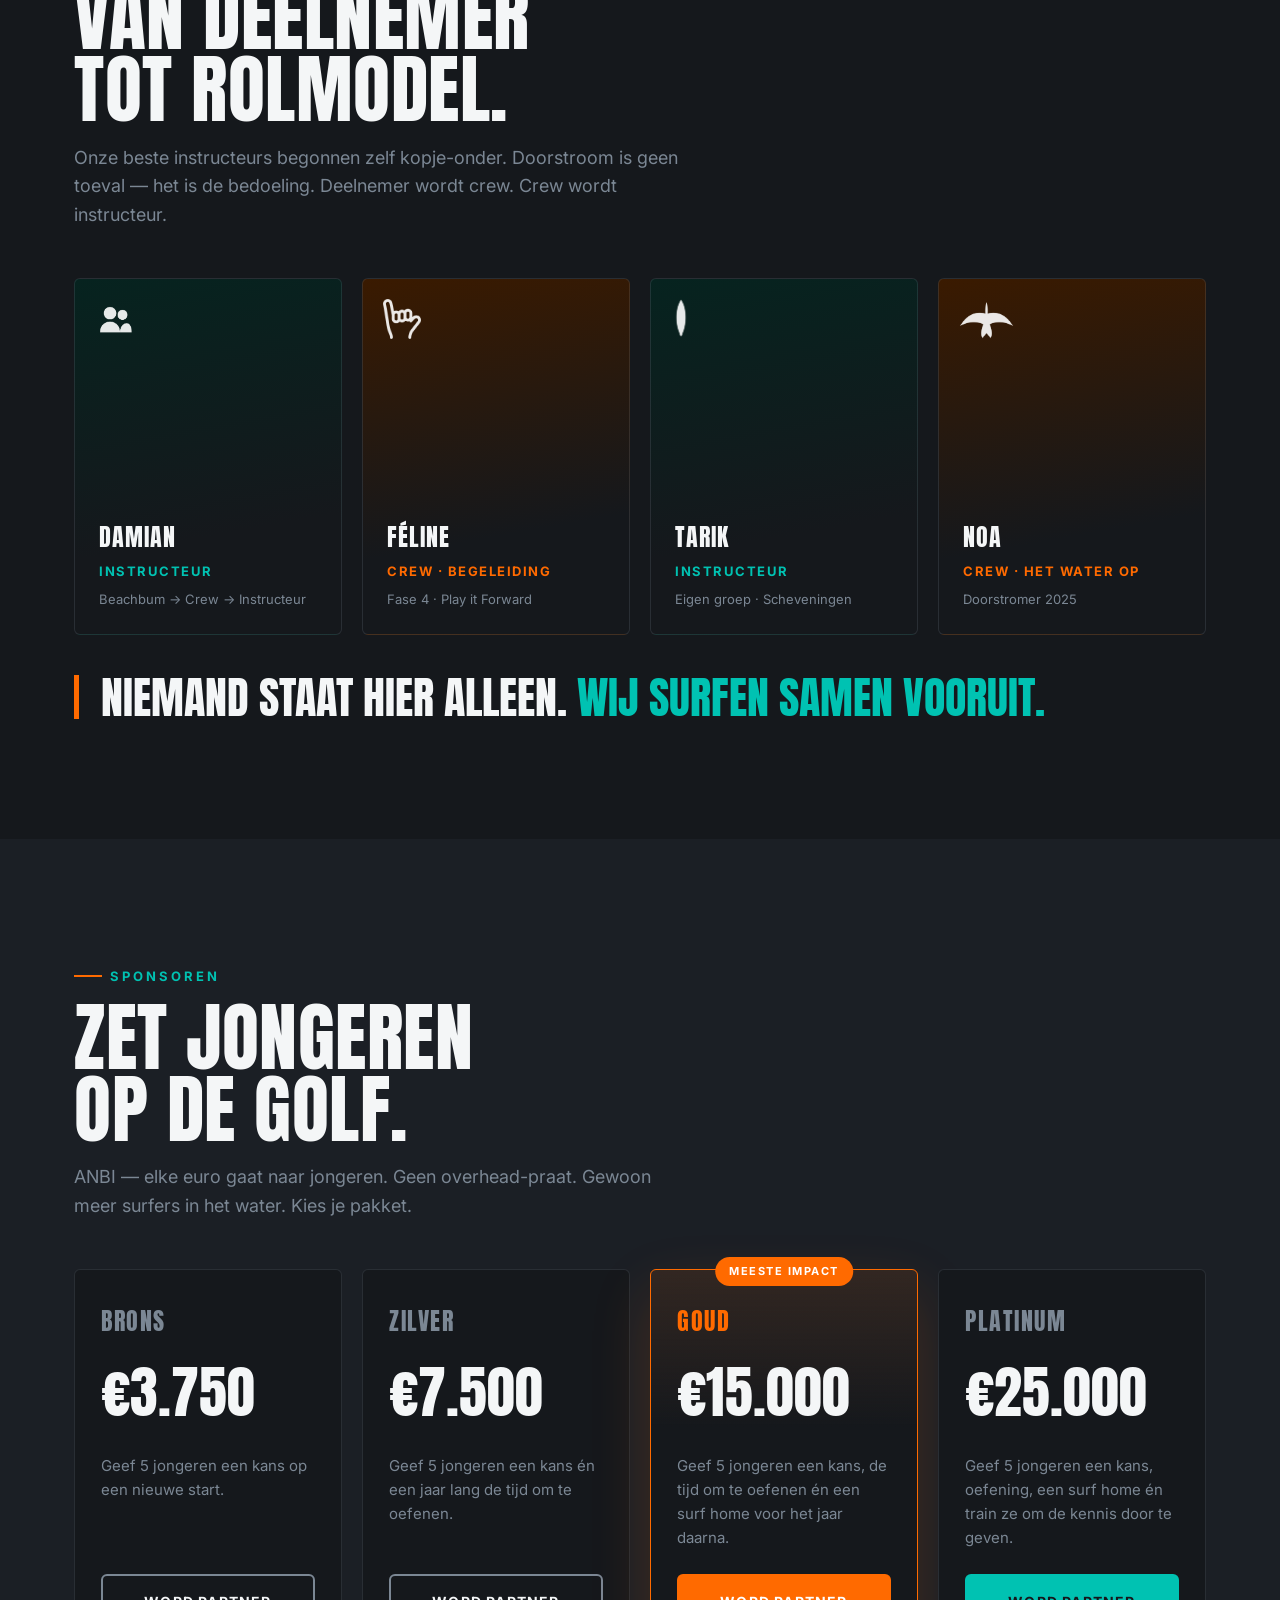
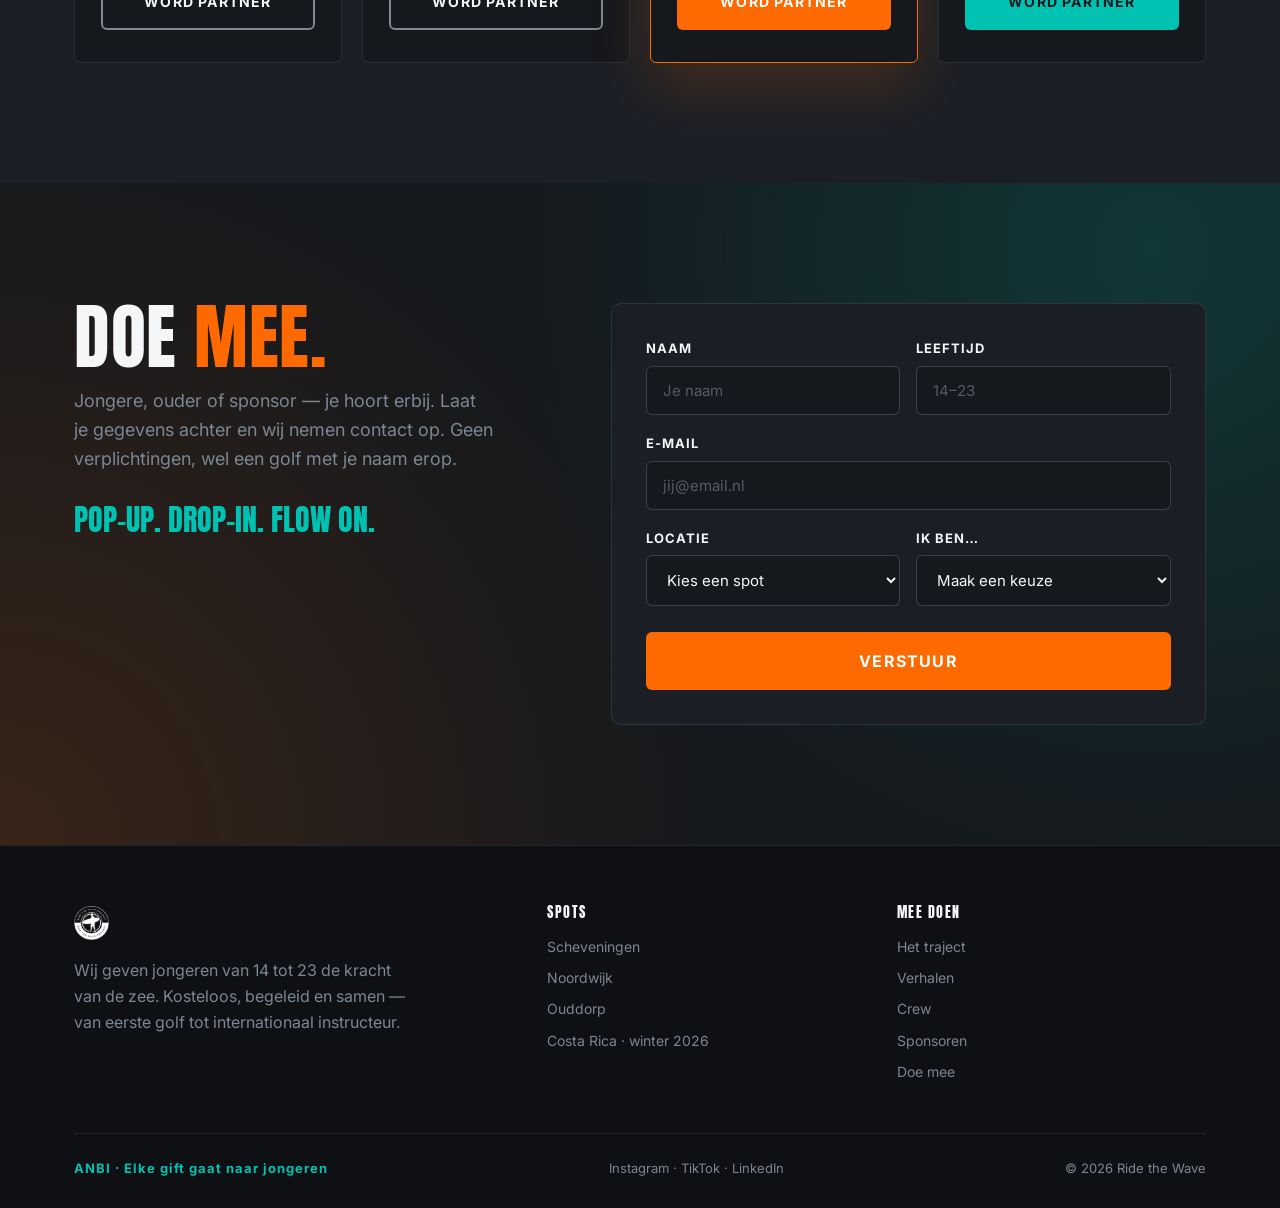
<file: find-your-flow/index.html>
<!DOCTYPE html>
<html lang="nl">
<head>
<meta charset="UTF-8">
<meta name="viewport" content="width=device-width, initial-scale=1.0">
<title>Ride the Wave — Het water wacht.</title>
<meta name="description" content="Ride the Wave geeft jongeren van 14 tot 23 de kracht van de zee. Kosteloos, begeleid en samen. Van eerste golf tot internationaal instructeur.">
<link rel="preconnect" href="https://fonts.googleapis.com">
<link rel="preconnect" href="https://fonts.gstatic.com" crossorigin>
<link href="https://fonts.googleapis.com/css2?family=Anton&family=Inter:wght@400;600;700&display=swap" rel="stylesheet">
<style>
  :root{
    --ink:#15181C;
    --ink-2:#1B1F25;
    --ink-3:#22272E;
    --teal:#00C2B2;
    --orange:#FF6A00;
    --steel:#7B8794;
    --white:#F4F6F7;
    --radius:6px;
    --maxw:1180px;
  }
  *{margin:0;padding:0;box-sizing:border-box}
  html{scroll-behavior:smooth}
  body{
    background:var(--ink);
    color:var(--white);
    font-family:'Inter',system-ui,sans-serif;
    line-height:1.6;
    overflow-x:hidden;
    -webkit-font-smoothing:antialiased;
  }
  h1,h2,h3,h4,.display{
    font-family:'Anton',Impact,sans-serif;
    text-transform:uppercase;
    line-height:.95;
    letter-spacing:.5px;
    font-weight:400;
  }
  a{color:inherit;text-decoration:none}
  img{display:block;max-width:100%}
  .wrap{max-width:var(--maxw);margin:0 auto;padding:0 24px}
  section{position:relative}

  /* ===== Buttons ===== */
  .btn{
    display:inline-flex;align-items:center;gap:.5em;
    font-family:'Inter',sans-serif;font-weight:700;
    text-transform:uppercase;letter-spacing:1.2px;font-size:14px;
    padding:15px 28px;border-radius:var(--radius);
    border:2px solid transparent;cursor:pointer;
    transition:transform .15s ease,box-shadow .2s ease,background .2s ease,color .2s ease;
  }
  .btn-orange{background:var(--orange);color:#fff}
  .btn-orange:hover{transform:translateY(-2px);box-shadow:0 10px 30px rgba(255,106,0,.4)}
  .btn-teal{background:var(--teal);color:var(--ink)}
  .btn-teal:hover{transform:translateY(-2px);box-shadow:0 10px 30px rgba(0,194,178,.4)}
  .btn-ghost{background:transparent;border-color:var(--steel);color:var(--white)}
  .btn-ghost:hover{border-color:var(--teal);color:var(--teal);transform:translateY(-2px)}

  /* ===== Nav ===== */
  header.nav{
    position:fixed;top:0;left:0;right:0;z-index:100;
    background:rgba(21,24,28,.82);backdrop-filter:blur(10px);
    border-bottom:1px solid rgba(123,135,148,.18);
    transition:background .3s ease;
  }
  .nav-inner{display:flex;align-items:center;justify-content:space-between;height:70px}
  .nav-logo img{height:30px;width:auto}
  .nav-links{display:flex;align-items:center;gap:30px;list-style:none}
  .nav-links a:not(.btn){
    font-weight:600;font-size:14px;text-transform:uppercase;letter-spacing:.8px;
    color:var(--white);position:relative;padding:4px 0;
  }
  .nav-links a:not(.btn)::after{
    content:"";position:absolute;left:0;bottom:-2px;height:2px;width:0;
    background:var(--teal);transition:width .25s ease;
  }
  .nav-links a:not(.btn):hover{color:var(--teal)}
  .nav-links a:not(.btn):hover::after{width:100%}
  .nav-toggle{
    display:none;background:none;border:0;cursor:pointer;
    width:42px;height:42px;flex-direction:column;justify-content:center;gap:6px;
  }
  .nav-toggle span{display:block;height:3px;width:26px;background:var(--white);border-radius:2px;transition:.3s}
  .nav-toggle.open span:nth-child(1){transform:translateY(9px) rotate(45deg)}
  .nav-toggle.open span:nth-child(2){opacity:0}
  .nav-toggle.open span:nth-child(3){transform:translateY(-9px) rotate(-45deg)}

  /* ===== Hero ===== */
  .hero{
    min-height:100vh;display:flex;align-items:center;
    padding:120px 0 60px;overflow:hidden;
    background:
      radial-gradient(circle at 80% 20%,rgba(0,194,178,.22),transparent 45%),
      radial-gradient(circle at 15% 90%,rgba(255,106,0,.20),transparent 45%),
      linear-gradient(135deg,#0E1013 0%,var(--ink) 60%);
  }
  .hero-grid{display:grid;grid-template-columns:1.15fr .85fr;gap:50px;align-items:center;width:100%}
  .hero-tag{
    display:inline-flex;align-items:center;gap:8px;
    font-weight:700;text-transform:uppercase;letter-spacing:2px;font-size:13px;
    color:var(--orange);border-left:3px solid var(--orange);padding-left:12px;margin-bottom:22px;
  }
  .hero h1{font-size:clamp(54px,11vw,128px);margin-bottom:18px}
  .hero h1 .teal{color:var(--teal)}
  .hero-sub{font-size:clamp(17px,2.2vw,22px);color:var(--steel);max-width:520px;margin-bottom:30px}
  .hero-sub strong{color:var(--white)}
  .hero-cta{display:flex;flex-wrap:wrap;gap:14px;margin-bottom:30px}
  .social-proof{display:flex;align-items:center;gap:10px;font-weight:600;font-size:15px}
  .social-proof .stars{color:var(--teal);font-size:18px;letter-spacing:2px}
  .social-proof span{color:var(--steel)}

  /* Hero visual */
  .hero-visual{
    position:relative;border-radius:10px;overflow:hidden;
    aspect-ratio:4/5;min-height:380px;
    background:linear-gradient(160deg,#000 0%,#06372F 45%,var(--teal) 120%);
    border:1px solid rgba(0,194,178,.3);
    box-shadow:0 30px 80px rgba(0,0,0,.55);
  }
  .hero-visual .glow{
    position:absolute;right:-30%;bottom:-30%;width:90%;height:90%;
    background:radial-gradient(circle,rgba(255,106,0,.55),transparent 65%);
  }
  .hero-visual .vwave{position:absolute;bottom:0;left:0;width:100%;height:auto}
  .hero-visual .vicon{
    position:absolute;top:28px;left:28px;display:flex;gap:14px;align-items:center;
  }
  .hero-visual .vicon img{height:46px;filter:drop-shadow(0 4px 12px rgba(0,0,0,.5))}
  .hero-visual .vlabel{
    position:absolute;top:30px;right:30px;text-align:right;
    font-family:'Anton',sans-serif;text-transform:uppercase;
    font-size:13px;letter-spacing:2px;color:var(--white);opacity:.85;
  }
  .hero-visual .vbig{
    position:absolute;left:28px;bottom:60px;z-index:2;
    font-family:'Anton',sans-serif;font-size:clamp(30px,5vw,48px);
    color:var(--white);line-height:.9;text-shadow:0 4px 20px rgba(0,0,0,.6);
  }
  .hero-visual .vbig em{color:var(--orange);font-style:normal}

  /* ===== Stats bar ===== */
  .stats{background:var(--ink-2);border-top:1px solid rgba(123,135,148,.15);border-bottom:1px solid rgba(123,135,148,.15)}
  .stats-grid{display:grid;grid-template-columns:repeat(4,1fr);gap:0}
  .stat{
    text-align:center;padding:42px 16px;position:relative;
    border-right:1px solid rgba(123,135,148,.15);
  }
  .stat:last-child{border-right:0}
  .stat .num{font-family:'Anton',sans-serif;font-size:clamp(40px,6vw,68px);color:var(--teal);line-height:1}
  .stat:nth-child(3) .num{color:var(--orange)}
  .stat .lbl{text-transform:uppercase;letter-spacing:1.5px;font-size:12px;font-weight:700;color:var(--steel);margin-top:6px}

  /* ===== Section header ===== */
  .sec{padding:clamp(70px,10vw,120px) 0}
  .eyebrow{
    display:inline-flex;align-items:center;gap:8px;
    font-weight:700;text-transform:uppercase;letter-spacing:3px;font-size:13px;
    color:var(--teal);margin-bottom:14px;
  }
  .eyebrow::before{content:"";width:28px;height:2px;background:var(--orange)}
  .sec-title{font-size:clamp(38px,7vw,76px);margin-bottom:18px}
  .sec-intro{color:var(--steel);max-width:620px;font-size:18px;margin-bottom:48px}

  /* ===== Traject ===== */
  .phases{display:grid;grid-template-columns:repeat(2,1fr);gap:22px}
  .phase{
    background:var(--ink-2);border:1px solid rgba(123,135,148,.18);
    border-radius:var(--radius);padding:34px 30px;position:relative;overflow:hidden;
    transition:transform .25s ease,border-color .25s ease;
  }
  .phase::before{
    content:"";position:absolute;top:0;left:0;width:5px;height:100%;
    background:var(--teal);transition:background .25s ease;
  }
  .phase:nth-child(even)::before{background:var(--orange)}
  .phase:hover{transform:translateY(-6px);border-color:var(--teal)}
  .phase:nth-child(even):hover{border-color:var(--orange)}
  .phase-top{display:flex;align-items:flex-start;justify-content:space-between;gap:16px;margin-bottom:14px}
  .phase-num{font-family:'Anton',sans-serif;font-size:clamp(54px,8vw,88px);color:rgba(244,246,247,.10);line-height:.8}
  .phase h3{font-size:clamp(24px,3vw,32px);margin-top:8px}
  .phase:nth-child(odd) h3 span{color:var(--teal)}
  .phase:nth-child(even) h3 span{color:var(--orange)}
  .phase p{color:var(--steel);margin-top:6px}
  .phase .reward{
    margin-top:18px;display:inline-flex;align-items:center;gap:8px;
    font-weight:700;font-size:13px;text-transform:uppercase;letter-spacing:1px;color:var(--white);
  }
  .phase .reward img{height:22px}
  .progressbar{height:6px;background:rgba(123,135,148,.2);border-radius:3px;margin-top:22px;overflow:hidden}
  .progressbar i{display:block;height:100%;border-radius:3px;background:linear-gradient(90deg,var(--teal),var(--orange))}

  /* ===== Stories ===== */
  .stories{background:var(--ink-2)}
  .story-grid{display:grid;grid-template-columns:repeat(3,1fr);gap:22px}
  .story{
    background:var(--ink);border:1px solid rgba(123,135,148,.18);
    border-top:4px solid var(--orange);border-radius:var(--radius);
    padding:32px 28px;display:flex;flex-direction:column;
    transition:transform .25s ease,box-shadow .25s ease;
  }
  .story:nth-child(2){border-top-color:var(--teal)}
  .story:hover{transform:translateY(-6px);box-shadow:0 20px 50px rgba(0,0,0,.45)}
  .story .quote-mark{font-family:'Anton',sans-serif;font-size:60px;color:var(--teal);line-height:.5;height:30px}
  .story:nth-child(2) .quote-mark{color:var(--orange)}
  .story blockquote{font-size:19px;font-weight:600;line-height:1.45;margin:14px 0 22px;flex:1}
  .story .who{display:flex;align-items:center;gap:12px;border-top:1px solid rgba(123,135,148,.2);padding-top:18px}
  .story .who img{height:26px}
  .story .who .name{font-family:'Anton',sans-serif;text-transform:uppercase;font-size:18px;letter-spacing:1px}
  .story .who .role{font-size:13px;color:var(--steel);text-transform:uppercase;letter-spacing:1px}

  /* ===== Crew ===== */
  .crew-grid{display:grid;grid-template-columns:repeat(4,1fr);gap:20px;margin-bottom:40px}
  .crew-tile{
    border-radius:var(--radius);overflow:hidden;position:relative;
    aspect-ratio:3/4;display:flex;flex-direction:column;justify-content:flex-end;
    padding:24px;border:1px solid rgba(123,135,148,.2);
    background:linear-gradient(170deg,#06231F 0%,var(--ink) 70%);
    transition:transform .25s ease,border-color .25s ease;
  }
  .crew-tile:nth-child(even){background:linear-gradient(170deg,#3A1A00 0%,var(--ink) 70%)}
  .crew-tile:hover{transform:translateY(-6px);border-color:var(--teal)}
  .crew-tile .cicon{position:absolute;top:20px;left:20px}
  .crew-tile .cicon img{height:40px;opacity:.9}
  .crew-tile .cname{font-family:'Anton',sans-serif;font-size:24px;text-transform:uppercase;letter-spacing:1px}
  .crew-tile .crole{font-size:13px;color:var(--teal);font-weight:700;text-transform:uppercase;letter-spacing:1.5px;margin-top:4px}
  .crew-tile:nth-child(even) .crole{color:var(--orange)}
  .crew-tile .cpath{font-size:13px;color:var(--steel);margin-top:8px}
  .crew-line{
    font-family:'Anton',sans-serif;font-size:clamp(24px,4vw,44px);text-transform:uppercase;
    line-height:1;border-left:5px solid var(--orange);padding-left:22px;
  }
  .crew-line span{color:var(--teal)}

  /* ===== Sponsors ===== */
  .sponsors{background:var(--ink-2)}
  .tier-grid{display:grid;grid-template-columns:repeat(4,1fr);gap:20px;align-items:stretch}
  .tier{
    background:var(--ink);border:1px solid rgba(123,135,148,.2);
    border-radius:var(--radius);padding:32px 26px;display:flex;flex-direction:column;
    position:relative;transition:transform .25s ease,border-color .25s ease;
  }
  .tier:hover{transform:translateY(-6px)}
  .tier-name{font-family:'Anton',sans-serif;text-transform:uppercase;font-size:24px;letter-spacing:1.5px;color:var(--steel)}
  .tier-price{font-family:'Anton',sans-serif;font-size:clamp(40px,5vw,56px);margin:8px 0 4px}
  .tier-desc{color:var(--steel);flex:1;margin:12px 0 24px;font-size:15px}
  .tier .btn{width:100%;justify-content:center}
  .tier.featured{
    border-color:var(--orange);
    background:linear-gradient(180deg,rgba(255,106,0,.10),var(--ink) 40%);
    box-shadow:0 24px 60px rgba(255,106,0,.18);transform:translateY(-10px);
  }
  .tier.featured:hover{transform:translateY(-16px)}
  .tier.featured .tier-name{color:var(--orange)}
  .tier-badge{
    position:absolute;top:-13px;left:50%;transform:translateX(-50%);
    background:var(--orange);color:#fff;font-weight:700;font-size:11px;
    text-transform:uppercase;letter-spacing:1.5px;padding:6px 14px;border-radius:20px;white-space:nowrap;
  }

  /* ===== Join form ===== */
  .join{
    background:
      radial-gradient(circle at 90% 10%,rgba(0,194,178,.18),transparent 50%),
      radial-gradient(circle at 0% 100%,rgba(255,106,0,.15),transparent 50%),
      var(--ink);
  }
  .join-grid{display:grid;grid-template-columns:.9fr 1.1fr;gap:50px;align-items:start}
  .join-left h2{font-size:clamp(40px,7vw,72px)}
  .join-left h2 .o{color:var(--orange)}
  .join-left p{color:var(--steel);font-size:18px;margin-top:16px;max-width:420px}
  .join-left .slogan{
    margin-top:30px;font-family:'Anton',sans-serif;font-size:clamp(20px,3vw,30px);
    text-transform:uppercase;color:var(--teal);line-height:1.05;
  }
  form{
    background:var(--ink-2);border:1px solid rgba(123,135,148,.2);
    border-radius:10px;padding:34px;
  }
  .field{margin-bottom:18px}
  .field label{display:block;font-weight:700;font-size:13px;text-transform:uppercase;letter-spacing:1px;margin-bottom:7px}
  .field input,.field select{
    width:100%;background:var(--ink);border:1px solid rgba(123,135,148,.35);
    border-radius:var(--radius);padding:14px 16px;color:var(--white);
    font-family:inherit;font-size:15px;transition:border-color .2s ease;
  }
  .field input:focus,.field select:focus{outline:none;border-color:var(--teal)}
  .field input::placeholder{color:#525c66}
  .field-row{display:grid;grid-template-columns:1fr 1fr;gap:16px}
  form .btn{width:100%;justify-content:center;margin-top:8px;font-size:16px;padding:17px}
  .form-success{
    text-align:center;padding:40px 20px;display:none;
  }
  .form-success.show{display:block;animation:pop .4s ease}
  @keyframes pop{from{opacity:0;transform:scale(.9)}to{opacity:1;transform:scale(1)}}
  .form-success .big{font-family:'Anton',sans-serif;font-size:clamp(34px,6vw,56px);text-transform:uppercase;color:var(--teal)}
  .form-success p{color:var(--steel);margin-top:10px;font-size:18px}

  /* ===== Footer ===== */
  footer{background:#0E1013;border-top:1px solid rgba(123,135,148,.18);padding:60px 0 30px}
  .footer-grid{display:grid;grid-template-columns:1.4fr 1fr 1fr;gap:40px;margin-bottom:40px}
  .footer-logo img{height:34px;margin-bottom:18px}
  .footer-mission{color:var(--steel);max-width:340px}
  .footer-col h4{font-size:14px;letter-spacing:1.5px;color:var(--white);margin-bottom:16px}
  .footer-col a,.footer-col p{display:block;color:var(--steel);font-size:14px;margin-bottom:9px;transition:color .2s ease}
  .footer-col a:hover{color:var(--teal)}
  .footer-bottom{
    border-top:1px solid rgba(123,135,148,.18);padding-top:24px;
    display:flex;justify-content:space-between;flex-wrap:wrap;gap:12px;
    color:var(--steel);font-size:13px;
  }
  .footer-bottom .anbi{color:var(--teal);font-weight:700;letter-spacing:1px}

  /* ===== Reveal ===== */
  .reveal{opacity:0;transform:translateY(34px);transition:opacity .7s ease,transform .7s ease}
  .reveal.in{opacity:1;transform:none}

  /* ===== Responsive ===== */
  @media(max-width:900px){
    .nav-toggle{display:flex}
    .nav-links{
      position:fixed;top:70px;left:0;right:0;
      background:rgba(14,16,19,.98);backdrop-filter:blur(14px);
      flex-direction:column;align-items:flex-start;gap:0;
      padding:10px 24px 24px;border-bottom:1px solid rgba(123,135,148,.2);
      transform:translateY(-130%);transition:transform .35s ease;
    }
    .nav-links.open{transform:translateY(0)}
    .nav-links li{width:100%;border-bottom:1px solid rgba(123,135,148,.12)}
    .nav-links li:last-child{border-bottom:0;padding-top:14px}
    .nav-links a:not(.btn){display:block;padding:16px 0}
    .nav-links .btn{width:100%;justify-content:center}
    .hero-grid{grid-template-columns:1fr;gap:40px}
    .hero-visual{aspect-ratio:16/10;order:-1}
    .stats-grid{grid-template-columns:repeat(2,1fr)}
    .stat:nth-child(2){border-right:0}
    .stat:nth-child(1),.stat:nth-child(2){border-bottom:1px solid rgba(123,135,148,.15)}
    .phases{grid-template-columns:1fr}
    .story-grid{grid-template-columns:1fr}
    .crew-grid{grid-template-columns:repeat(2,1fr)}
    .tier-grid{grid-template-columns:repeat(2,1fr)}
    .tier.featured{transform:none}
    .tier.featured:hover{transform:translateY(-6px)}
    .join-grid{grid-template-columns:1fr;gap:34px}
    .footer-grid{grid-template-columns:1fr 1fr}
    .footer-logo{grid-column:1/-1}
  }
  @media(max-width:480px){
    .wrap{padding:0 18px}
    .stats-grid{grid-template-columns:1fr}
    .stat{border-right:0!important;border-bottom:1px solid rgba(123,135,148,.15)}
    .crew-grid,.tier-grid,.field-row{grid-template-columns:1fr}
    .footer-grid{grid-template-columns:1fr}
    .hero-cta .btn{width:100%;justify-content:center}
  }
</style>
</head>
<body>

<!-- ===== NAV ===== -->
<header class="nav">
  <div class="wrap nav-inner">
    <a class="nav-logo" href="#top" aria-label="Ride the Wave home">
      <img src="assets/logo-mono.png" alt="Ride the Wave logo">
    </a>
    <nav>
      <ul class="nav-links" id="navLinks">
        <li><a href="#traject">Het traject</a></li>
        <li><a href="#verhalen">Verhalen</a></li>
        <li><a href="#crew">Crew</a></li>
        <li><a href="#sponsoren">Sponsoren</a></li>
        <li><a href="#doemee" class="btn btn-orange">Doe mee</a></li>
      </ul>
    </nav>
    <button class="nav-toggle" id="navToggle" aria-label="Menu openen" aria-expanded="false" aria-controls="navLinks">
      <span></span><span></span><span></span>
    </button>
  </div>
</header>

<!-- ===== HERO ===== -->
<section class="hero" id="top">
  <div class="wrap hero-grid">
    <div class="hero-copy">
      <span class="hero-tag">Geen excuses.</span>
      <h1>Het water<br><span class="teal">wacht.</span></h1>
      <p class="hero-sub">Van eerste golf tot internationaal instructeur. <strong>Pak je flow.</strong></p>
      <div class="hero-cta">
        <a href="#doemee" class="btn btn-orange">Start nu</a>
        <a href="#verhalen" class="btn btn-ghost">Bekijk verhalen →</a>
      </div>
      <div class="social-proof">
        <span class="stars">★ 4,9</span>
        <span>· 200+ surfers gingen je voor</span>
      </div>
    </div>

    <div class="hero-visual" aria-hidden="true">
      <div class="vicon">
        <img src="assets/surfboard-teal.png" alt="">
        <img src="assets/lightning-orange.png" alt="">
      </div>
      <div class="vlabel">Scheveningen<br>Noordwijk<br>Ouddorp</div>
      <div class="glow"></div>
      <div class="vbig">POP-UP.<br>DROP-IN.<br><em>FLOW ON.</em></div>
      <svg class="vwave" viewBox="0 0 600 160" preserveAspectRatio="none" xmlns="http://www.w3.org/2000/svg">
        <path d="M0,80 C120,20 200,140 320,90 C440,40 520,120 600,70 L600,160 L0,160 Z" fill="rgba(0,0,0,.45)"/>
        <path d="M0,110 C130,60 220,160 340,120 C470,76 540,150 600,110 L600,160 L0,160 Z" fill="rgba(0,194,178,.55)"/>
      </svg>
    </div>
  </div>
</section>

<!-- ===== STATS ===== -->
<section class="stats">
  <div class="wrap stats-grid">
    <div class="stat reveal"><div class="num">3</div><div class="lbl">Locaties aan zee</div></div>
    <div class="stat reveal"><div class="num">14–23</div><div class="lbl">Jaar jong</div></div>
    <div class="stat reveal"><div class="num">€0</div><div class="lbl">Kosteloos meedoen</div></div>
    <div class="stat reveal"><div class="num">ANBI</div><div class="lbl">Elke gift naar jongeren</div></div>
  </div>
</section>

<!-- ===== TRAJECT ===== -->
<section class="sec" id="traject">
  <div class="wrap">
    <span class="eyebrow reveal">Het traject</span>
    <h2 class="sec-title reveal">Vier fasen.<br>Eén flow.</h2>
    <p class="sec-intro reveal">Geen losse les. Een pad. Je begint kopje-onder en eindigt als instructeur. Begeleid. Samen. Stap voor stap vooruit.</p>

    <div class="phases">
      <article class="phase reveal">
        <div class="phase-top">
          <div><h3>01 — Welcome <span>Beachbum</span></h3></div>
          <div class="phase-num">01</div>
        </div>
        <p>10x surfles. Pakken, vallen, opstaan, opnieuw. Hier leer je het water lezen.</p>
        <span class="reward"><img src="assets/surfboard-teal.png" alt="Surfboard icoon"> Na afloop: je eigen wetsuit.</span>
        <div class="progressbar"><i style="width:25%"></i></div>
      </article>

      <article class="phase reveal">
        <div class="phase-top">
          <div><h3>02 — Join <span>the Surf</span></h3></div>
          <div class="phase-num">02</div>
        </div>
        <p>10x een board te leen. Je draait mee, je pakt golven, je hoort erbij.</p>
        <span class="reward"><img src="assets/wave-orange.png" alt="Golf icoon"> Na afloop: je eigen board.</span>
        <div class="progressbar"><i style="width:50%"></i></div>
      </article>

      <article class="phase reveal">
        <div class="phase-top">
          <div><h3>03 — Ride <span>the Wave</span></h3></div>
          <div class="phase-num">03</div>
        </div>
        <p>Een jaar lang begeleid surfen met je eigen board &amp; wetsuit. Routine wordt ritme.</p>
        <span class="reward"><img src="assets/star-teal.png" alt="Ster icoon"> Na afloop: een certificaat.</span>
        <div class="progressbar"><i style="width:75%"></i></div>
      </article>

      <article class="phase reveal">
        <div class="phase-top">
          <div><h3>04 — Play <span>it Forward</span></h3></div>
          <div class="phase-num">04</div>
        </div>
        <p>Opleiding tot surfinstructeur. En hulp bij het vinden van een baan. Jij geeft het door.</p>
        <span class="reward"><img src="assets/lightning-orange.png" alt="Bliksem icoon"> Na afloop: een toekomst.</span>
        <div class="progressbar"><i style="width:100%"></i></div>
      </article>
    </div>
  </div>
</section>

<!-- ===== VERHALEN ===== -->
<section class="sec stories" id="verhalen">
  <div class="wrap">
    <span class="eyebrow reveal">Verhalen</span>
    <h2 class="sec-title reveal">Echt water.<br>Echte mensen.</h2>
    <p class="sec-intro reveal">Wekelijks gaan tientallen jongeren het water in. Dit is wat het met ze doet.</p>

    <div class="story-grid">
      <article class="story reveal">
        <div class="quote-mark">“</div>
        <blockquote>Eerste les viel ik tien keer. De elfde keer stond ik. Sindsdien is niks meer onmogelijk.</blockquote>
        <div class="who">
          <img src="assets/shaka-teal.png" alt="Shaka icoon">
          <div><div class="name">Bas, 19</div><div class="role">Fase 3 · Scheveningen</div></div>
        </div>
      </article>

      <article class="story reveal">
        <div class="quote-mark">“</div>
        <blockquote>Op het strand maakt niemand uit waar je vandaan komt. Hier tel je mee zodra je je board pakt.</blockquote>
        <div class="who">
          <img src="assets/people-orange.png" alt="Mensen icoon">
          <div><div class="name">Yusra, 17</div><div class="role">Fase 2 · Noordwijk</div></div>
        </div>
      </article>

      <article class="story reveal">
        <div class="quote-mark">“</div>
        <blockquote>Begonnen als beachbum, nu sta ik voor de groep. Ik geef door wat de zee mij gaf.</blockquote>
        <div class="who">
          <img src="assets/swallow-teal.png" alt="Zwaluw icoon">
          <div><div class="name">Damian, 22</div><div class="role">Crew · Ouddorp</div></div>
        </div>
      </article>
    </div>
  </div>
</section>

<!-- ===== CREW ===== -->
<section class="sec" id="crew">
  <div class="wrap">
    <span class="eyebrow reveal">De crew</span>
    <h2 class="sec-title reveal">Van deelnemer<br>tot rolmodel.</h2>
    <p class="sec-intro reveal">Onze beste instructeurs begonnen zelf kopje-onder. Doorstroom is geen toeval — het is de bedoeling. Deelnemer wordt crew. Crew wordt instructeur.</p>

    <div class="crew-grid">
      <div class="crew-tile reveal">
        <div class="cicon"><img src="assets/people-white.png" alt=""></div>
        <div class="cname">Damian</div>
        <div class="crole">Instructeur</div>
        <div class="cpath">Beachbum → Crew → Instructeur</div>
      </div>
      <div class="crew-tile reveal">
        <div class="cicon"><img src="assets/shaka-white.png" alt=""></div>
        <div class="cname">Féline</div>
        <div class="crole">Crew · begeleiding</div>
        <div class="cpath">Fase 4 · Play it Forward</div>
      </div>
      <div class="crew-tile reveal">
        <div class="cicon"><img src="assets/surfboard-white.png" alt=""></div>
        <div class="cname">Tarik</div>
        <div class="crole">Instructeur</div>
        <div class="cpath">Eigen groep · Scheveningen</div>
      </div>
      <div class="crew-tile reveal">
        <div class="cicon"><img src="assets/swallow-white.png" alt=""></div>
        <div class="cname">Noa</div>
        <div class="crole">Crew · het water op</div>
        <div class="cpath">Doorstromer 2025</div>
      </div>
    </div>

    <p class="crew-line reveal">Niemand staat hier alleen. <span>Wij surfen samen vooruit.</span></p>
  </div>
</section>

<!-- ===== SPONSOREN ===== -->
<section class="sec sponsors" id="sponsoren">
  <div class="wrap">
    <span class="eyebrow reveal">Sponsoren</span>
    <h2 class="sec-title reveal">Zet jongeren<br>op de golf.</h2>
    <p class="sec-intro reveal">ANBI — elke euro gaat naar jongeren. Geen overhead-praat. Gewoon meer surfers in het water. Kies je pakket.</p>

    <div class="tier-grid">
      <div class="tier reveal">
        <div class="tier-name">Brons</div>
        <div class="tier-price">€3.750</div>
        <p class="tier-desc">Geef 5 jongeren een kans op een nieuwe start.</p>
        <a href="#doemee" class="btn btn-ghost">Word partner</a>
      </div>

      <div class="tier reveal">
        <div class="tier-name">Zilver</div>
        <div class="tier-price">€7.500</div>
        <p class="tier-desc">Geef 5 jongeren een kans én een jaar lang de tijd om te oefenen.</p>
        <a href="#doemee" class="btn btn-ghost">Word partner</a>
      </div>

      <div class="tier featured reveal">
        <div class="tier-badge">Meeste impact</div>
        <div class="tier-name">Goud</div>
        <div class="tier-price">€15.000</div>
        <p class="tier-desc">Geef 5 jongeren een kans, de tijd om te oefenen én een surf home voor het jaar daarna.</p>
        <a href="#doemee" class="btn btn-orange">Word partner</a>
      </div>

      <div class="tier reveal">
        <div class="tier-name">Platinum</div>
        <div class="tier-price">€25.000</div>
        <p class="tier-desc">Geef 5 jongeren een kans, oefening, een surf home én train ze om de kennis door te geven.</p>
        <a href="#doemee" class="btn btn-teal">Word partner</a>
      </div>
    </div>
  </div>
</section>

<!-- ===== DOE MEE ===== -->
<section class="sec join" id="doemee">
  <div class="wrap join-grid">
    <div class="join-left reveal">
      <h2>Doe <span class="o">mee.</span></h2>
      <p>Jongere, ouder of sponsor — je hoort erbij. Laat je gegevens achter en wij nemen contact op. Geen verplichtingen, wel een golf met je naam erop.</p>
      <p class="slogan">Pop-up. Drop-in. Flow on.</p>
    </div>

    <div class="join-right reveal">
      <form id="joinForm" novalidate>
        <div class="field-row">
          <div class="field">
            <label for="name">Naam</label>
            <input type="text" id="name" name="name" placeholder="Je naam" required>
          </div>
          <div class="field">
            <label for="age">Leeftijd</label>
            <input type="number" id="age" name="age" placeholder="14–23" min="1" max="120">
          </div>
        </div>
        <div class="field">
          <label for="email">E-mail</label>
          <input type="email" id="email" name="email" placeholder="jij@email.nl" required>
        </div>
        <div class="field-row">
          <div class="field">
            <label for="location">Locatie</label>
            <select id="location" name="location" required>
              <option value="">Kies een spot</option>
              <option>Scheveningen</option>
              <option>Noordwijk</option>
              <option>Ouddorp</option>
              <option>Costa Rica (nieuw winter 2026)</option>
            </select>
          </div>
          <div class="field">
            <label for="role">Ik ben…</label>
            <select id="role" name="role" required>
              <option value="">Maak een keuze</option>
              <option>Jongere</option>
              <option>Ouder</option>
              <option>Sponsor</option>
            </select>
          </div>
        </div>
        <button type="submit" class="btn btn-orange">Verstuur</button>
      </form>

      <div class="form-success" id="formSuccess" role="status" aria-live="polite">
        <div class="big">Done.</div>
        <p>We zien je in het water. 🏄</p>
      </div>
    </div>
  </div>
</section>

<!-- ===== FOOTER ===== -->
<footer>
  <div class="wrap">
    <div class="footer-grid">
      <div class="footer-logo">
        <img src="assets/logo-mono.png" alt="Ride the Wave logo">
        <p class="footer-mission">Wij geven jongeren van 14 tot 23 de kracht van de zee. Kosteloos, begeleid en samen — van eerste golf tot internationaal instructeur.</p>
      </div>
      <div class="footer-col">
        <h4>Spots</h4>
        <p>Scheveningen</p>
        <p>Noordwijk</p>
        <p>Ouddorp</p>
        <p>Costa Rica · winter 2026</p>
      </div>
      <div class="footer-col">
        <h4>Mee doen</h4>
        <a href="#traject">Het traject</a>
        <a href="#verhalen">Verhalen</a>
        <a href="#crew">Crew</a>
        <a href="#sponsoren">Sponsoren</a>
        <a href="#doemee">Doe mee</a>
      </div>
    </div>
    <div class="footer-bottom">
      <span class="anbi">ANBI · Elke gift gaat naar jongeren</span>
      <span>Instagram · TikTok · LinkedIn</span>
      <span>© 2026 Ride the Wave</span>
    </div>
  </div>
</footer>

<script>
(function(){
  "use strict";

  /* ---- Mobile nav toggle ---- */
  var toggle = document.getElementById('navToggle');
  var links  = document.getElementById('navLinks');
  toggle.addEventListener('click', function(){
    var open = links.classList.toggle('open');
    toggle.classList.toggle('open', open);
    toggle.setAttribute('aria-expanded', open ? 'true' : 'false');
    toggle.setAttribute('aria-label', open ? 'Menu sluiten' : 'Menu openen');
  });
  /* Close menu after clicking an anchor (mobile) */
  links.querySelectorAll('a').forEach(function(a){
    a.addEventListener('click', function(){
      links.classList.remove('open');
      toggle.classList.remove('open');
      toggle.setAttribute('aria-expanded','false');
    });
  });

  /* ---- Scroll reveal via IntersectionObserver ---- */
  var revealEls = document.querySelectorAll('.reveal');
  if('IntersectionObserver' in window){
    var io = new IntersectionObserver(function(entries){
      entries.forEach(function(e){
        if(e.isIntersecting){
          e.target.classList.add('in');
          io.unobserve(e.target);
        }
      });
    }, {threshold:0.12, rootMargin:'0px 0px -40px 0px'});
    revealEls.forEach(function(el, i){
      el.style.transitionDelay = (Math.min(i % 4, 3) * 0.07) + 's';
      io.observe(el);
    });
  } else {
    revealEls.forEach(function(el){ el.classList.add('in'); });
  }

  /* ---- Form submit (no real send) ---- */
  var form = document.getElementById('joinForm');
  var success = document.getElementById('formSuccess');
  form.addEventListener('submit', function(ev){
    ev.preventDefault();
    if(!form.checkValidity()){
      form.reportValidity();
      return;
    }
    form.style.display = 'none';
    success.classList.add('show');
    success.scrollIntoView({behavior:'smooth', block:'center'});
  });
})();
</script>
</body>
</html>
</file>
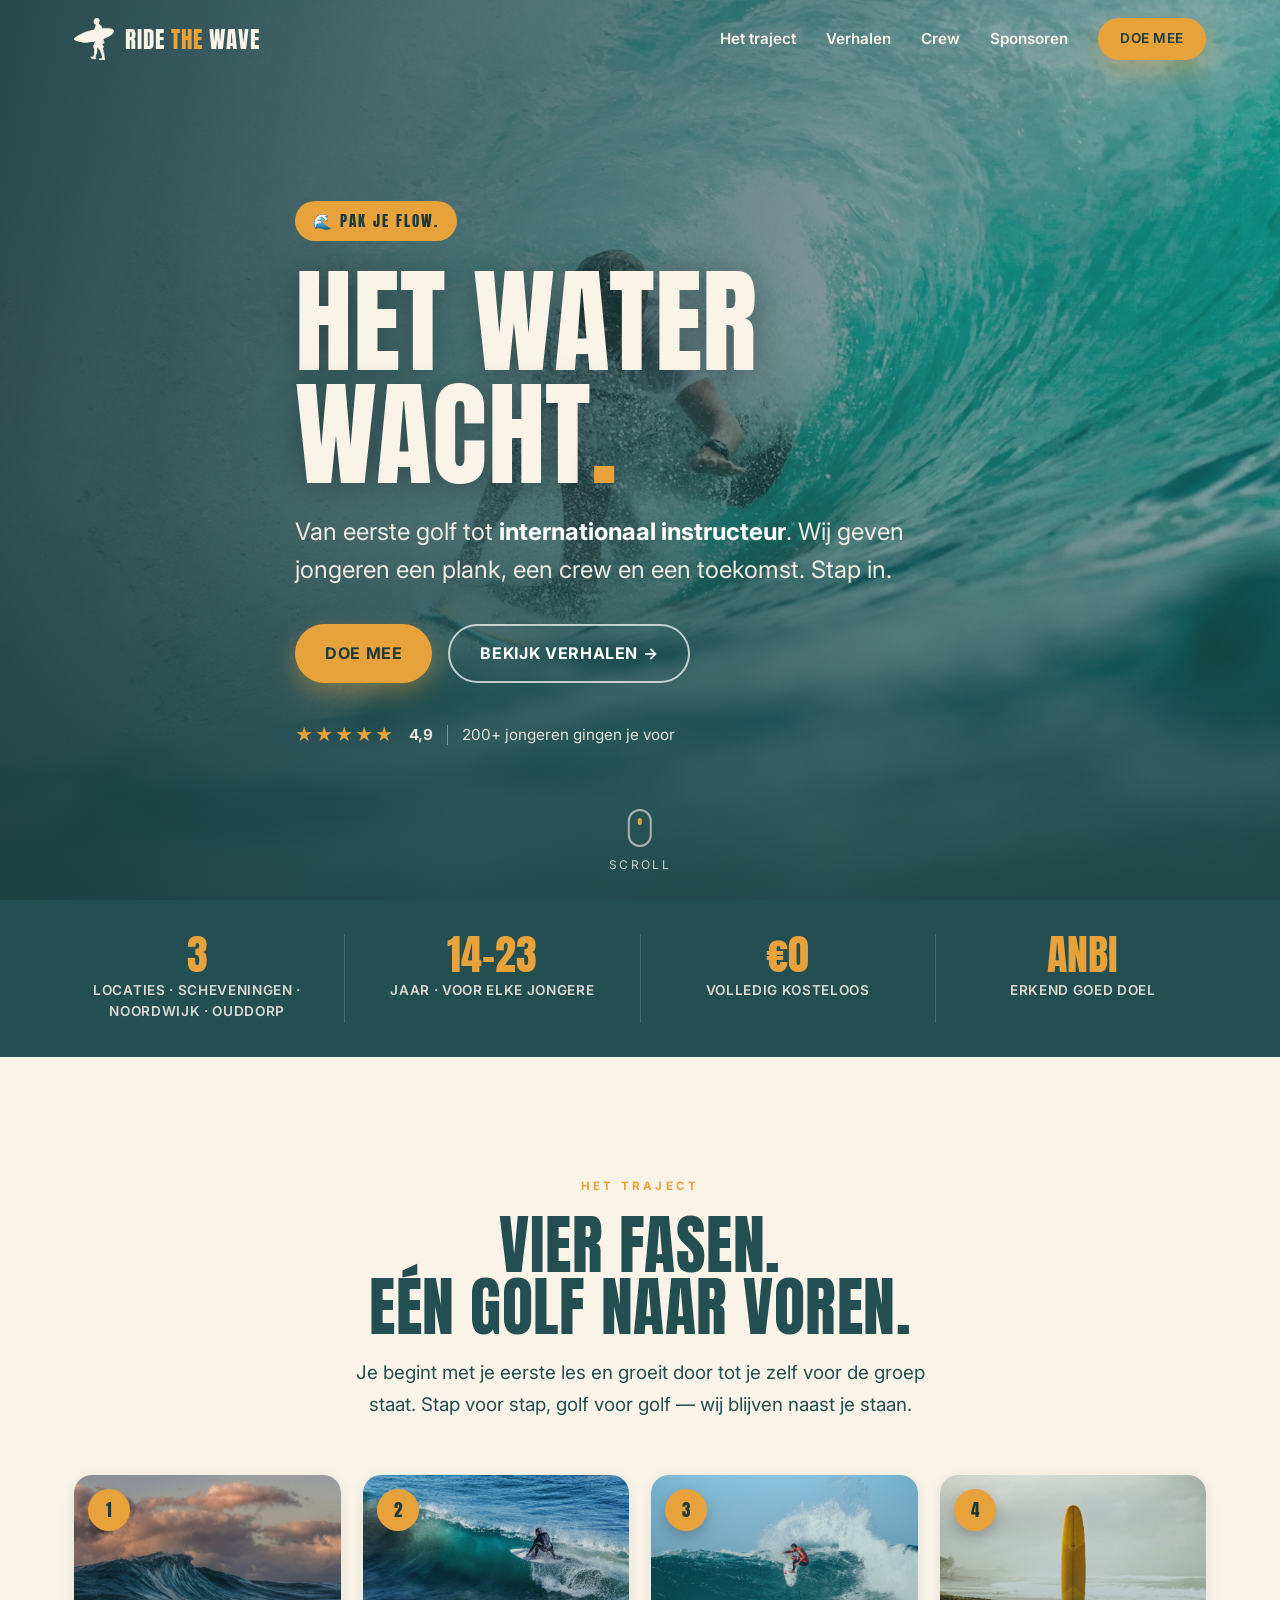
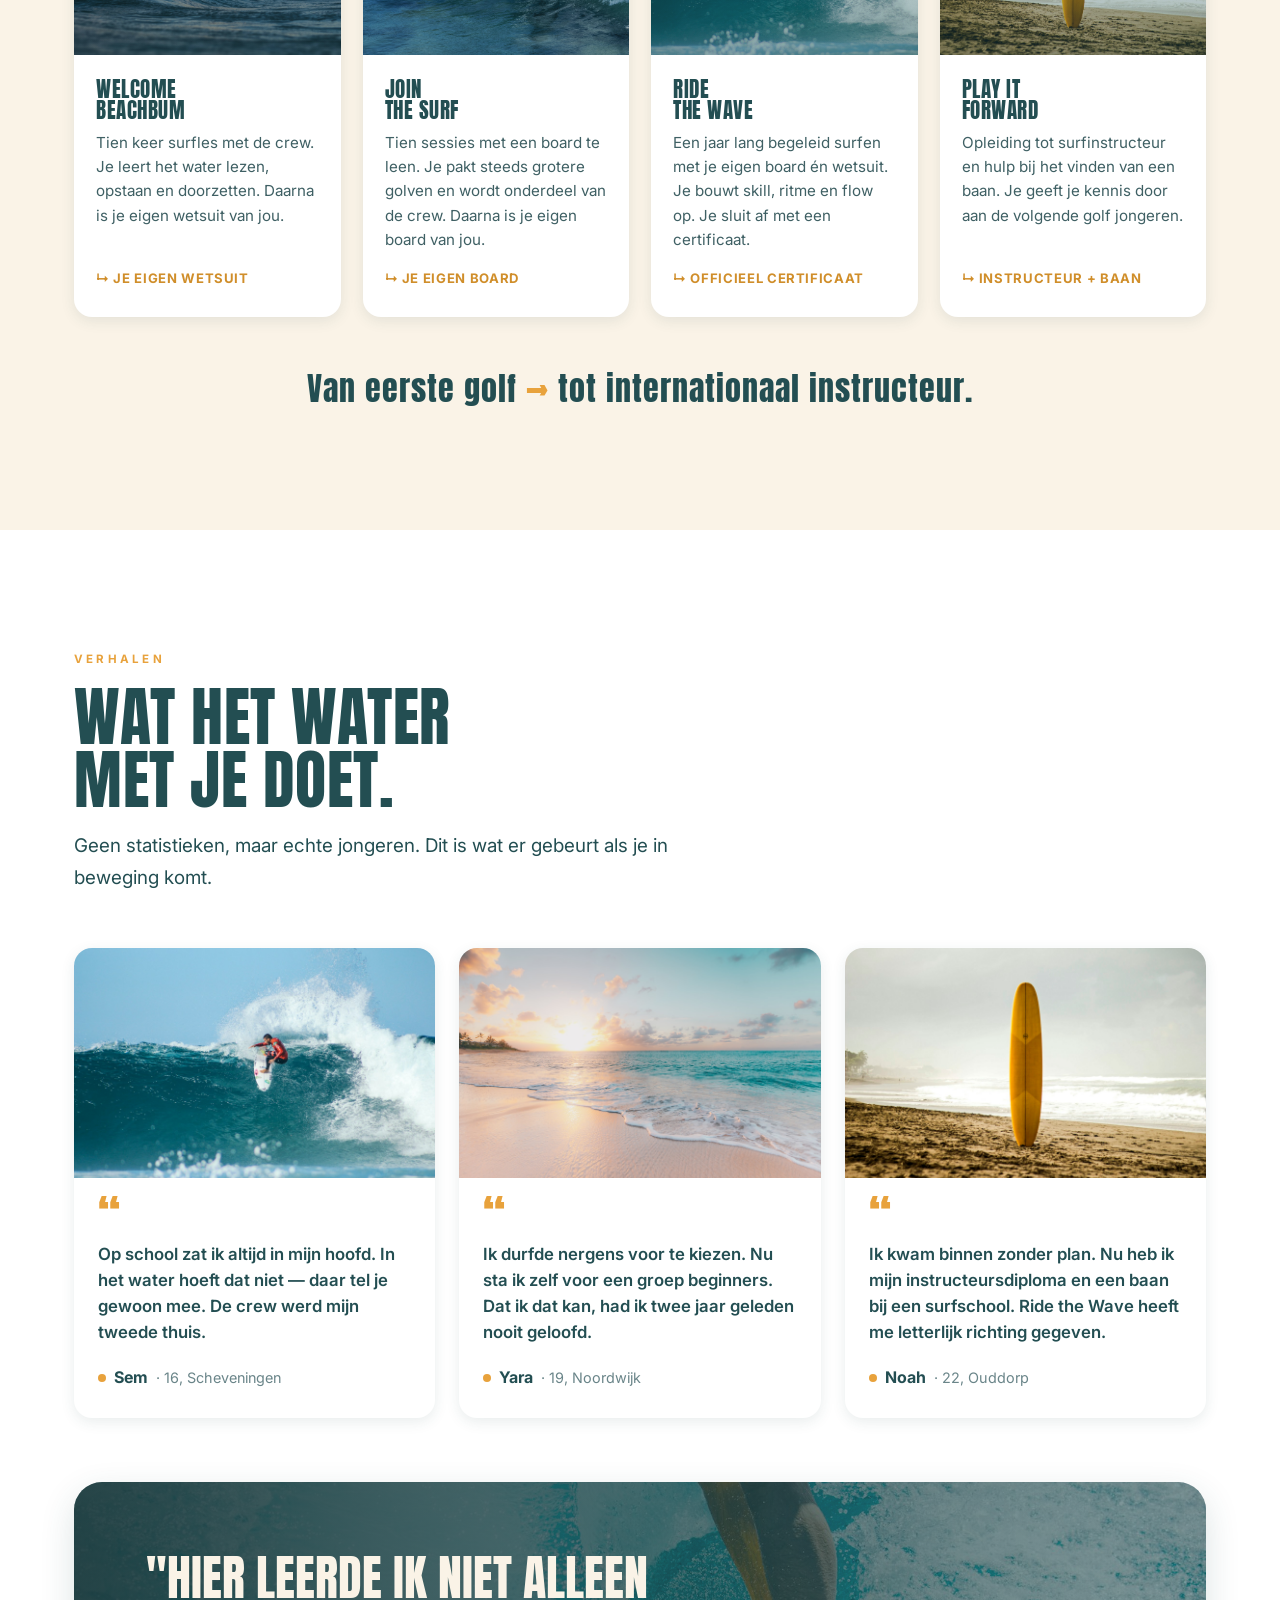
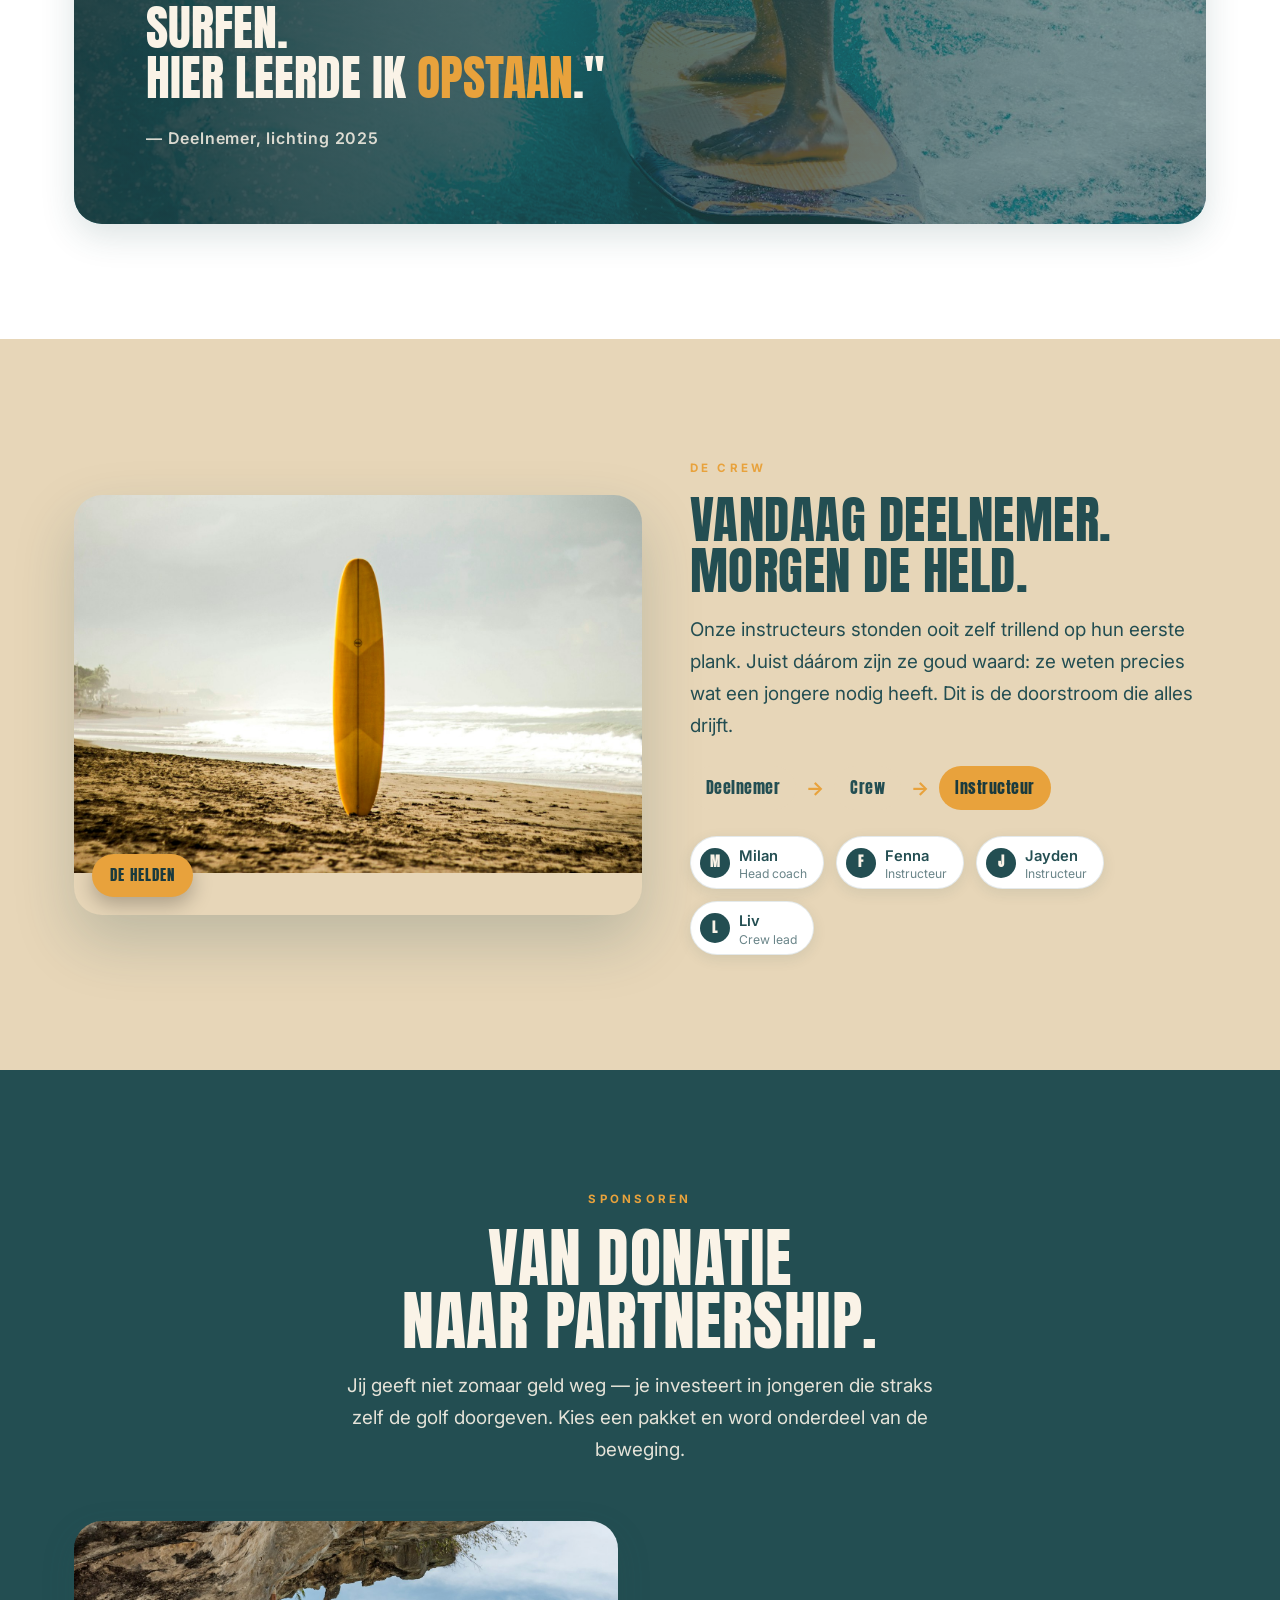
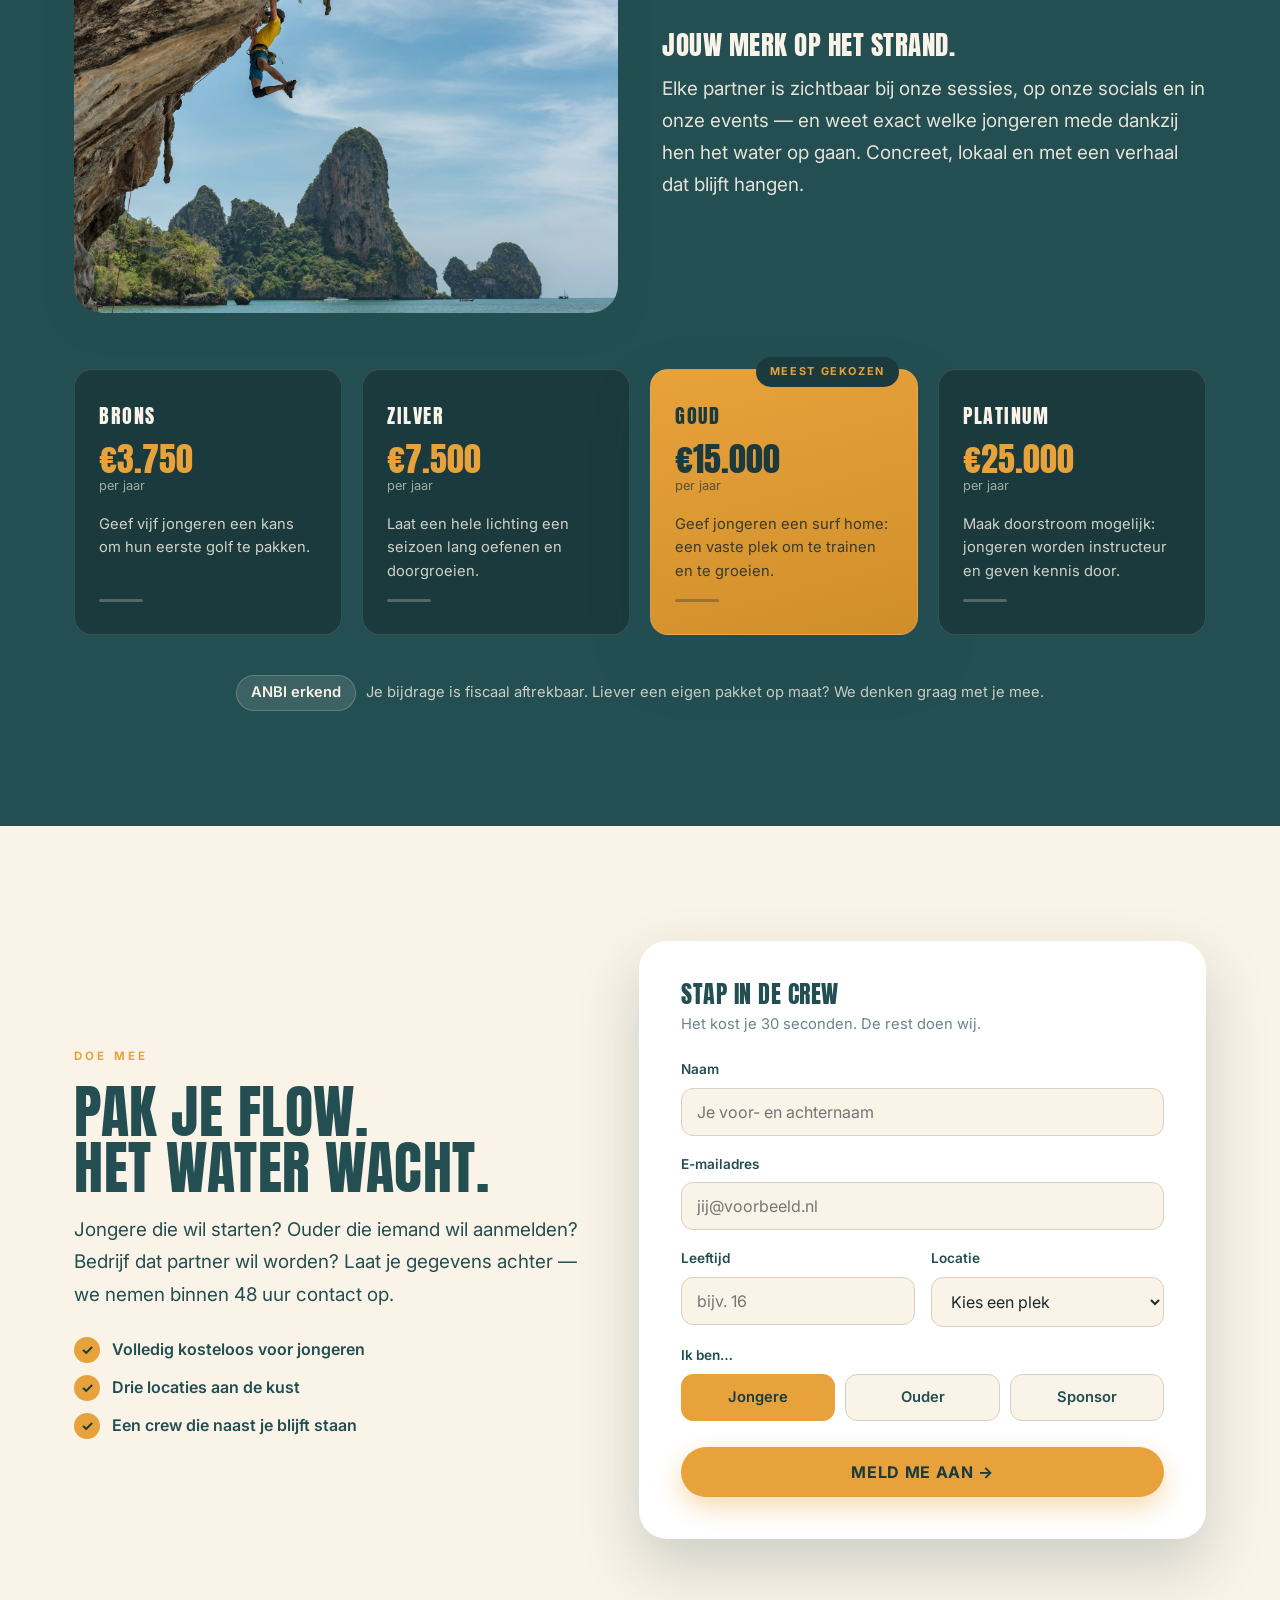
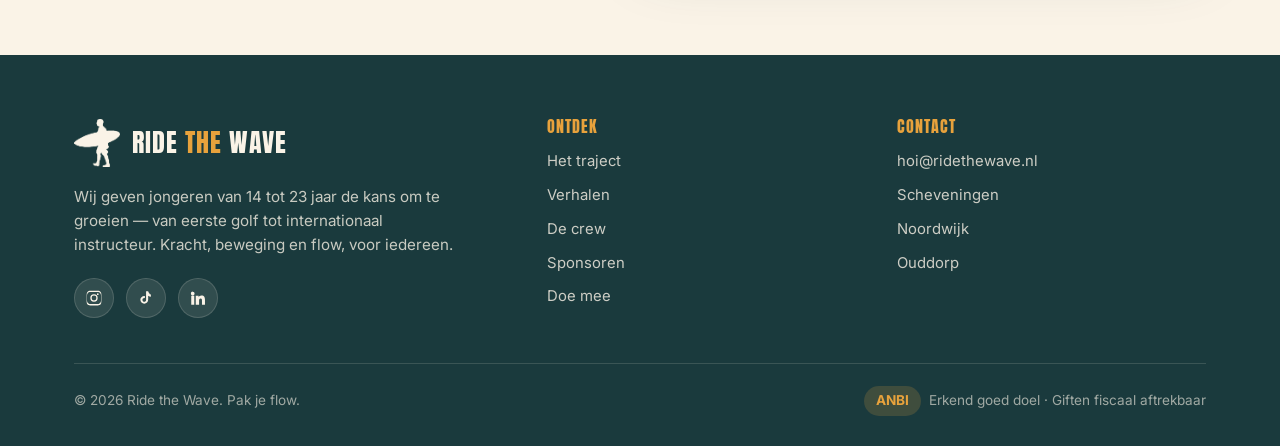
<file: flow/index.html>
<!DOCTYPE html>
<html lang="nl">
<head>
<meta charset="UTF-8">
<meta name="viewport" content="width=device-width, initial-scale=1.0">
<title>Ride the Wave — Find Your Flow</title>
<meta name="description" content="Ride the Wave: van eerste golf tot internationaal instructeur. Een kosteloos surftraject voor jongeren van 14 tot 23 jaar. Pak je flow.">
<link rel="preconnect" href="https://fonts.googleapis.com">
<link rel="preconnect" href="https://fonts.gstatic.com" crossorigin>
<link href="https://fonts.googleapis.com/css2?family=Anton&family=Inter:wght@400;600;700;900&display=swap" rel="stylesheet">
<style>
  :root{
    --diepzee:#234E52;
    --diepzee-dark:#1A3A3D;
    --amber:#E8A23C;
    --amber-dark:#D08E2A;
    --zand:#E7D6B8;
    --creme:#FAF3E7;
    --white:#FFFFFF;
    --ink:#1A2B2D;
    --shadow-sm:0 4px 14px rgba(35,78,82,.10);
    --shadow-md:0 12px 34px rgba(35,78,82,.16);
    --shadow-lg:0 26px 60px rgba(35,78,82,.22);
    --radius:18px;
    --radius-lg:28px;
    --maxw:1180px;
  }
  *{box-sizing:border-box;margin:0;padding:0;}
  html{scroll-behavior:smooth;scroll-padding-top:84px;}
  body{
    font-family:'Inter',system-ui,sans-serif;
    color:var(--diepzee);
    background:var(--creme);
    line-height:1.6;
    -webkit-font-smoothing:antialiased;
    overflow-x:hidden;
  }
  img{display:block;max-width:100%;}
  a{color:inherit;text-decoration:none;}
  h1,h2,h3,h4{font-family:'Anton',sans-serif;font-weight:400;letter-spacing:.5px;line-height:.98;text-transform:uppercase;}
  .wrap{max-width:var(--maxw);margin:0 auto;padding:0 24px;}
  .amber{color:var(--amber);}
  .eyebrow{
    font-family:'Inter';font-weight:700;text-transform:uppercase;
    letter-spacing:.28em;font-size:.72rem;color:var(--amber);
    display:inline-block;margin-bottom:18px;
  }
  .eyebrow.light{color:var(--amber);}
  .lead{font-size:clamp(1.02rem,1.8vw,1.18rem);line-height:1.7;max-width:60ch;}

  /* ===== BUTTONS ===== */
  .btn{
    display:inline-flex;align-items:center;justify-content:center;gap:.5em;
    font-family:'Inter';font-weight:700;font-size:1rem;
    padding:15px 30px;border-radius:999px;cursor:pointer;border:none;
    transition:transform .18s ease, box-shadow .18s ease, background .18s ease;
    text-transform:uppercase;letter-spacing:.04em;
  }
  .btn-amber{background:var(--amber);color:var(--diepzee-dark);box-shadow:0 10px 26px rgba(232,162,60,.4);}
  .btn-amber:hover{background:var(--amber-dark);transform:translateY(-3px);box-shadow:0 16px 34px rgba(232,162,60,.5);}
  .btn-ghost{background:transparent;color:var(--white);border:2px solid rgba(255,255,255,.7);}
  .btn-ghost:hover{background:rgba(255,255,255,.12);border-color:#fff;transform:translateY(-3px);}
  .btn-line{background:transparent;color:var(--diepzee);border:2px solid var(--diepzee);}
  .btn-line:hover{background:var(--diepzee);color:var(--creme);transform:translateY(-3px);}

  /* ===== NAV ===== */
  header.nav{
    position:fixed;top:0;left:0;right:0;z-index:100;
    transition:background .3s ease, box-shadow .3s ease, padding .3s ease;
    padding:18px 0;
  }
  header.nav.scrolled{
    background:rgba(26,58,61,.92);
    backdrop-filter:blur(12px);
    box-shadow:0 6px 24px rgba(0,0,0,.18);
    padding:11px 0;
  }
  .nav-inner{display:flex;align-items:center;justify-content:space-between;}
  .logo{display:flex;align-items:center;gap:11px;}
  .logo img{height:42px;width:auto;}
  .logo .word{font-family:'Anton';font-size:1.42rem;color:var(--creme);letter-spacing:1px;line-height:1;}
  .nav-links{display:flex;align-items:center;gap:30px;}
  .nav-links a{
    font-weight:600;font-size:.95rem;color:var(--creme);
    position:relative;padding:4px 0;transition:color .2s;
  }
  .nav-links a:not(.btn)::after{
    content:'';position:absolute;left:0;bottom:-2px;height:2px;width:0;
    background:var(--amber);transition:width .25s ease;
  }
  .nav-links a:not(.btn):hover::after{width:100%;}
  .nav-links a:not(.btn):hover{color:#fff;}
  .nav-links .btn{padding:10px 22px;font-size:.85rem;color:var(--diepzee-dark);}
  .hamburger{
    display:none;background:none;border:none;cursor:pointer;
    width:42px;height:42px;flex-direction:column;justify-content:center;gap:6px;padding:8px;
  }
  .hamburger span{display:block;height:2.5px;width:100%;background:var(--creme);border-radius:2px;transition:.3s;}
  .hamburger.open span:nth-child(1){transform:translateY(8.5px) rotate(45deg);}
  .hamburger.open span:nth-child(2){opacity:0;}
  .hamburger.open span:nth-child(3){transform:translateY(-8.5px) rotate(-45deg);}

  /* ===== HERO ===== */
  .hero{
    position:relative;min-height:100vh;display:flex;align-items:center;
    color:var(--creme);overflow:hidden;padding:120px 0 70px;
  }
  .hero-bg{position:absolute;inset:0;z-index:0;}
  .hero-bg img{width:100%;height:100%;object-fit:cover;object-position:center 40%;}
  .hero-bg::after{
    content:'';position:absolute;inset:0;
    background:
      linear-gradient(100deg, rgba(26,58,61,.92) 0%, rgba(35,78,82,.74) 42%, rgba(35,78,82,.30) 100%),
      linear-gradient(0deg, rgba(26,58,61,.85) 0%, rgba(26,58,61,0) 45%);
  }
  .hero .wrap{position:relative;z-index:2;}
  .hero-tag{
    display:inline-flex;align-items:center;gap:9px;
    font-family:'Anton';letter-spacing:2px;font-size:.95rem;
    background:var(--amber);color:var(--diepzee-dark);
    padding:8px 18px;border-radius:999px;margin-bottom:24px;
  }
  .hero h1{
    font-size:clamp(3.2rem,9vw,7.4rem);
    text-shadow:0 4px 30px rgba(0,0,0,.3);max-width:14ch;
  }
  .hero h1 .amber{color:var(--amber);}
  .hero p.sub{
    font-size:clamp(1.1rem,2.3vw,1.5rem);font-weight:400;
    margin:22px 0 34px;max-width:46ch;color:rgba(250,243,231,.94);
  }
  .hero p.sub strong{font-weight:700;color:#fff;}
  .hero-btns{display:flex;gap:16px;flex-wrap:wrap;}
  .social-proof{
    display:flex;align-items:center;gap:14px;margin-top:38px;
    font-size:.95rem;color:rgba(250,243,231,.9);flex-wrap:wrap;
  }
  .stars{color:var(--amber);letter-spacing:2px;font-size:1.1rem;}
  .social-proof .divider{width:1px;height:20px;background:rgba(250,243,231,.4);}
  .scroll-cue{
    position:absolute;bottom:26px;left:50%;transform:translateX(-50%);z-index:3;
    color:rgba(250,243,231,.8);font-size:.75rem;letter-spacing:.2em;text-transform:uppercase;
    display:flex;flex-direction:column;align-items:center;gap:8px;
  }
  .scroll-cue .mouse{width:24px;height:38px;border:2px solid rgba(250,243,231,.6);border-radius:14px;position:relative;}
  .scroll-cue .mouse::after{
    content:'';position:absolute;top:7px;left:50%;transform:translateX(-50%);
    width:4px;height:7px;background:var(--amber);border-radius:2px;animation:scrolldot 1.6s infinite;
  }
  @keyframes scrolldot{0%{opacity:0;top:7px;}40%{opacity:1;}80%{opacity:0;top:18px;}100%{opacity:0;}}

  /* ===== STATS BAR ===== */
  .stats{background:var(--diepzee);color:var(--creme);padding:34px 0;}
  .stats-grid{display:flex;justify-content:space-between;gap:24px;flex-wrap:wrap;text-align:center;}
  .stat{flex:1;min-width:150px;display:flex;flex-direction:column;align-items:center;gap:4px;}
  .stat .num{font-family:'Anton';font-size:clamp(1.8rem,4vw,2.6rem);color:var(--amber);line-height:1;}
  .stat .lbl{font-size:.85rem;letter-spacing:.05em;color:rgba(250,243,231,.85);text-transform:uppercase;font-weight:600;}
  .stat-sep{width:1px;background:rgba(250,243,231,.18);align-self:stretch;}

  /* ===== SECTION GENERIC ===== */
  section{position:relative;}
  .sec{padding:clamp(70px,9vw,120px) 0;}
  .sec-head{max-width:60ch;margin-bottom:54px;}
  .sec-head.center{margin-left:auto;margin-right:auto;text-align:center;}
  .sec-head h2{font-size:clamp(2.2rem,5.4vw,4rem);}
  .sec-head p{margin-top:18px;}
  .sec.cream{background:var(--creme);}
  .sec.sand{background:var(--zand);}
  .sec.white{background:var(--white);}
  .sec.deep{background:var(--diepzee);color:var(--creme);}
  .sec.deep .sec-head h2{color:var(--creme);}
  .sec.deep .lead{color:rgba(250,243,231,.9);}

  /* ===== TRAJECT ===== */
  .traject-grid{display:grid;grid-template-columns:repeat(4,1fr);gap:22px;}
  .phase{
    position:relative;background:var(--white);border-radius:var(--radius);overflow:hidden;
    box-shadow:var(--shadow-sm);display:flex;flex-direction:column;
    transition:transform .3s ease, box-shadow .3s ease;
  }
  .phase:hover{transform:translateY(-8px);box-shadow:var(--shadow-md);}
  .phase-img{position:relative;height:180px;overflow:hidden;}
  .phase-img img{width:100%;height:100%;object-fit:cover;transition:transform .5s ease;}
  .phase:hover .phase-img img{transform:scale(1.07);}
  .phase-img::after{content:'';position:absolute;inset:0;background:linear-gradient(180deg,rgba(35,78,82,.05),rgba(35,78,82,.45));}
  .phase-num{
    position:absolute;top:14px;left:14px;z-index:2;
    font-family:'Anton';font-size:1.05rem;
    background:var(--amber);color:var(--diepzee-dark);
    width:42px;height:42px;border-radius:50%;display:flex;align-items:center;justify-content:center;
    box-shadow:0 6px 14px rgba(0,0,0,.2);
  }
  .phase-body{padding:24px 22px 28px;flex:1;display:flex;flex-direction:column;}
  .phase-body h3{font-size:1.32rem;color:var(--diepzee);margin-bottom:10px;}
  .phase-body p{font-size:.95rem;color:#3f6064;}
  .phase-foot{
    margin-top:auto;padding-top:16px;font-size:.82rem;font-weight:700;
    color:var(--amber-dark);text-transform:uppercase;letter-spacing:.05em;
    display:flex;align-items:center;gap:7px;
  }
  .traject-line{
    text-align:center;margin-top:46px;font-family:'Anton';
    font-size:clamp(1.3rem,3vw,2rem);color:var(--diepzee);letter-spacing:1px;
  }
  .traject-line .amber{color:var(--amber);}

  /* ===== VERHALEN ===== */
  .stories{display:grid;grid-template-columns:repeat(3,1fr);gap:24px;margin-bottom:64px;}
  .story{
    background:var(--white);border-radius:var(--radius);overflow:hidden;box-shadow:var(--shadow-sm);
    display:flex;flex-direction:column;transition:transform .3s, box-shadow .3s;
  }
  .story:hover{transform:translateY(-6px);box-shadow:var(--shadow-md);}
  .story-img{height:230px;overflow:hidden;position:relative;}
  .story-img img{width:100%;height:100%;object-fit:cover;transition:transform .5s;}
  .story:hover .story-img img{transform:scale(1.06);}
  .story-body{padding:26px 24px 28px;display:flex;flex-direction:column;flex:1;}
  .quote-mark{font-family:'Anton';font-size:3rem;color:var(--amber);line-height:.6;margin-bottom:8px;}
  .story-body p.q{font-size:1.05rem;color:var(--diepzee);font-weight:600;line-height:1.55;flex:1;}
  .story-name{margin-top:20px;display:flex;align-items:center;gap:8px;font-weight:700;color:var(--diepzee);}
  .story-name .dot{width:8px;height:8px;border-radius:50%;background:var(--amber);}
  .story-name span.role{font-weight:400;color:#6a8589;font-size:.9rem;}
  .pullquote{
    position:relative;border-radius:var(--radius-lg);overflow:hidden;
    min-height:340px;display:flex;align-items:center;box-shadow:var(--shadow-md);
  }
  .pullquote img{position:absolute;inset:0;width:100%;height:100%;object-fit:cover;}
  .pullquote::after{content:'';position:absolute;inset:0;background:linear-gradient(90deg,rgba(26,58,61,.92),rgba(35,78,82,.55));}
  .pullquote .pq-inner{position:relative;z-index:2;padding:clamp(34px,6vw,72px);max-width:760px;}
  .pullquote blockquote{font-family:'Anton';font-size:clamp(1.6rem,4vw,3rem);color:var(--creme);line-height:1.04;text-transform:uppercase;}
  .pullquote blockquote .amber{color:var(--amber);}
  .pullquote cite{display:block;margin-top:22px;font-style:normal;font-weight:600;color:rgba(250,243,231,.85);letter-spacing:.05em;}

  /* ===== CREW ===== */
  .crew-grid{display:grid;grid-template-columns:1.1fr 1fr;gap:48px;align-items:center;}
  .crew-photo{position:relative;border-radius:var(--radius-lg);overflow:hidden;box-shadow:var(--shadow-lg);min-height:420px;}
  .crew-photo img{width:100%;height:100%;object-fit:cover;}
  .crew-photo .badge{
    position:absolute;bottom:18px;left:18px;z-index:2;
    background:var(--amber);color:var(--diepzee-dark);font-family:'Anton';
    padding:9px 18px;border-radius:999px;font-size:.95rem;letter-spacing:1px;
    box-shadow:0 8px 20px rgba(0,0,0,.25);
  }
  .crew-flow{display:flex;align-items:center;gap:10px;margin:24px 0 26px;flex-wrap:wrap;}
  .crew-flow .step{
    font-family:'Anton';font-size:1rem;letter-spacing:.5px;color:var(--diepzee);
    background:var(--zand);padding:9px 16px;border-radius:999px;
  }
  .crew-flow .step.hot{background:var(--amber);color:var(--diepzee-dark);}
  .crew-flow .arrow{color:var(--amber);font-weight:700;font-size:1.2rem;}
  .crew-names{display:flex;flex-wrap:wrap;gap:12px;margin-top:26px;}
  .crew-names .chip{
    display:flex;align-items:center;gap:9px;background:var(--white);
    border:1px solid rgba(35,78,82,.12);border-radius:999px;padding:8px 16px 8px 9px;
    font-weight:600;font-size:.92rem;box-shadow:var(--shadow-sm);
  }
  .crew-names .av{
    width:30px;height:30px;border-radius:50%;background:var(--diepzee);color:var(--creme);
    display:flex;align-items:center;justify-content:center;font-family:'Anton';font-size:.8rem;
  }
  .crew-names .chip small{display:block;font-weight:400;color:#6a8589;font-size:.76rem;line-height:1;}

  /* ===== SPONSOREN ===== */
  .sponsor-intro{display:grid;grid-template-columns:1fr 1fr;gap:44px;align-items:center;margin-bottom:56px;}
  .sponsor-intro .photo{border-radius:var(--radius-lg);overflow:hidden;box-shadow:var(--shadow-md);min-height:300px;position:relative;}
  .sponsor-intro .photo img{width:100%;height:100%;object-fit:cover;}
  .tiers{display:grid;grid-template-columns:repeat(4,1fr);gap:20px;align-items:stretch;}
  .tier{
    background:var(--diepzee-dark);border:1px solid rgba(250,243,231,.12);
    border-radius:var(--radius);padding:30px 24px 32px;display:flex;flex-direction:column;
    color:var(--creme);position:relative;transition:transform .3s, box-shadow .3s;
  }
  .tier:hover{transform:translateY(-8px);box-shadow:var(--shadow-lg);}
  .tier .tname{font-family:'Anton';font-size:1.25rem;letter-spacing:1.5px;color:var(--creme);}
  .tier .price{font-family:'Anton';font-size:2.1rem;color:var(--amber);margin:10px 0 6px;line-height:1;}
  .tier .price small{font-family:'Inter';font-weight:400;font-size:.8rem;color:rgba(250,243,231,.6);display:block;margin-top:4px;letter-spacing:0;}
  .tier p{font-size:.92rem;color:rgba(250,243,231,.82);margin-top:14px;flex:1;}
  .tier .tline{height:3px;width:44px;background:rgba(250,243,231,.25);border-radius:2px;margin-top:16px;}
  .tier.feature{
    background:linear-gradient(165deg,var(--amber),var(--amber-dark));
    color:var(--diepzee-dark);transform:scale(1.04);box-shadow:var(--shadow-lg);
  }
  .tier.feature:hover{transform:scale(1.04) translateY(-8px);}
  .tier.feature .tname,.tier.feature .price{color:var(--diepzee-dark);}
  .tier.feature .price small{color:rgba(26,43,45,.65);}
  .tier.feature p{color:rgba(26,43,45,.85);}
  .tier.feature .tline{background:rgba(26,43,45,.3);}
  .tier .ribbon{
    position:absolute;top:-13px;right:18px;background:var(--diepzee-dark);color:var(--amber);
    font-family:'Inter';font-weight:700;font-size:.68rem;letter-spacing:.15em;text-transform:uppercase;
    padding:6px 14px;border-radius:999px;
  }
  .anbi-note{
    margin-top:40px;text-align:center;font-size:.92rem;color:rgba(250,243,231,.78);
    display:flex;align-items:center;justify-content:center;gap:10px;flex-wrap:wrap;
  }
  .anbi-note .pill{background:rgba(250,243,231,.12);border:1px solid rgba(250,243,231,.2);padding:5px 14px;border-radius:999px;font-weight:600;color:var(--creme);}

  /* ===== DOE MEE FORM ===== */
  .signup{display:grid;grid-template-columns:1fr 1.1fr;gap:50px;align-items:center;}
  .signup-copy h2{font-size:clamp(2.2rem,5vw,3.6rem);color:var(--diepzee);}
  .signup-copy .lead{margin-top:18px;}
  .signup-perks{list-style:none;margin-top:26px;display:flex;flex-direction:column;gap:12px;}
  .signup-perks li{display:flex;align-items:center;gap:12px;font-weight:600;color:var(--diepzee);}
  .signup-perks .tick{
    flex:none;width:26px;height:26px;border-radius:50%;background:var(--amber);color:var(--diepzee-dark);
    display:flex;align-items:center;justify-content:center;font-weight:700;font-size:.9rem;
  }
  form.card{
    background:var(--white);border-radius:var(--radius-lg);padding:clamp(28px,4vw,42px);
    box-shadow:var(--shadow-lg);
  }
  form.card h3{font-size:1.5rem;color:var(--diepzee);margin-bottom:6px;}
  form.card .formsub{font-size:.92rem;color:#6a8589;margin-bottom:24px;font-family:'Inter';text-transform:none;letter-spacing:0;font-weight:400;line-height:1.5;}
  .field{margin-bottom:18px;}
  .field label{display:block;font-weight:600;font-size:.85rem;margin-bottom:7px;color:var(--diepzee);}
  .field input,.field select{
    width:100%;padding:13px 15px;border:1.5px solid #d9d0bf;border-radius:12px;
    font-family:'Inter';font-size:1rem;color:var(--ink);background:var(--creme);transition:border .2s, box-shadow .2s;
  }
  .field input:focus,.field select:focus{outline:none;border-color:var(--amber);box-shadow:0 0 0 4px rgba(232,162,60,.18);background:#fff;}
  .field-row{display:grid;grid-template-columns:1fr 1fr;gap:16px;}
  .role-group{display:flex;gap:10px;}
  .role-group label{
    flex:1;text-align:center;border:1.5px solid #d9d0bf;border-radius:12px;padding:11px 6px;cursor:pointer;
    font-weight:600;font-size:.92rem;transition:.2s;background:var(--creme);margin:0;
  }
  .role-group input{position:absolute;opacity:0;width:0;height:0;}
  .role-group label:hover{border-color:var(--amber);}
  .role-group input:checked + span{}
  .role-group label.sel{background:var(--amber);border-color:var(--amber);color:var(--diepzee-dark);}
  form.card .btn{width:100%;margin-top:8px;}
  .form-success{
    display:none;text-align:center;padding:30px 10px;
  }
  .form-success.show{display:block;animation:pop .4s ease;}
  @keyframes pop{from{opacity:0;transform:scale(.94);}to{opacity:1;transform:scale(1);}}
  .form-success .ico{font-size:2.6rem;margin-bottom:10px;}
  .form-success h3{font-size:1.7rem;color:var(--diepzee);margin-bottom:10px;}
  .form-success p{color:#5a777b;}

  /* ===== FOOTER ===== */
  footer{background:var(--diepzee-dark);color:var(--creme);padding:64px 0 30px;}
  .foot-grid{display:grid;grid-template-columns:1.4fr 1fr 1fr;gap:40px;margin-bottom:44px;}
  .foot-logo{display:flex;align-items:center;gap:12px;margin-bottom:18px;}
  .foot-logo img{height:48px;}
  .foot-logo .word{font-family:'Anton';font-size:1.6rem;color:var(--creme);letter-spacing:1px;}
  .foot-brand p{color:rgba(250,243,231,.78);max-width:38ch;font-size:.95rem;}
  .foot-col h4{font-size:1rem;color:var(--amber);margin-bottom:16px;letter-spacing:1px;}
  .foot-col a{display:block;color:rgba(250,243,231,.8);margin-bottom:10px;font-size:.93rem;transition:color .2s;}
  .foot-col a:hover{color:var(--amber);}
  .socials{display:flex;gap:12px;margin-top:6px;}
  .socials a{
    width:40px;height:40px;border-radius:50%;background:rgba(250,243,231,.1);
    display:flex;align-items:center;justify-content:center;transition:.2s;border:1px solid rgba(250,243,231,.15);
  }
  .socials a:hover{background:var(--amber);transform:translateY(-3px);}
  .socials svg{width:18px;height:18px;fill:var(--creme);}
  .socials a:hover svg{fill:var(--diepzee-dark);}
  .foot-bottom{
    border-top:1px solid rgba(250,243,231,.14);padding-top:22px;
    display:flex;justify-content:space-between;align-items:center;gap:16px;flex-wrap:wrap;
    font-size:.85rem;color:rgba(250,243,231,.6);
  }
  .foot-bottom .anbi{display:flex;align-items:center;gap:8px;}
  .foot-bottom .pill{background:rgba(232,162,60,.18);color:var(--amber);padding:4px 12px;border-radius:999px;font-weight:700;}

  /* ===== SCROLL REVEAL ===== */
  .reveal{opacity:0;transform:translateY(34px);transition:opacity .7s ease, transform .7s ease;}
  .reveal.in{opacity:1;transform:none;}
  .reveal.d1{transition-delay:.08s;}
  .reveal.d2{transition-delay:.16s;}
  .reveal.d3{transition-delay:.24s;}

  /* ===== RESPONSIVE ===== */
  @media(max-width:980px){
    .traject-grid{grid-template-columns:repeat(2,1fr);}
    .tiers{grid-template-columns:repeat(2,1fr);}
    .tier.feature{transform:none;}
    .tier.feature:hover{transform:translateY(-8px);}
    .stories{grid-template-columns:1fr;}
    .crew-grid,.sponsor-intro,.signup{grid-template-columns:1fr;gap:34px;}
    .crew-photo{min-height:320px;}
  }
  @media(max-width:760px){
    .nav-links{
      position:fixed;top:0;right:0;height:100vh;width:min(78vw,320px);
      background:var(--diepzee-dark);flex-direction:column;align-items:flex-start;
      justify-content:center;gap:26px;padding:40px;transform:translateX(105%);
      transition:transform .35s ease;box-shadow:-20px 0 50px rgba(0,0,0,.3);
    }
    .nav-links.open{transform:translateX(0);}
    .nav-links a{font-size:1.15rem;}
    .nav-links .btn{font-size:1rem;padding:13px 26px;}
    .hamburger{display:flex;z-index:120;}
    header.nav:not(.scrolled){background:rgba(26,58,61,.55);backdrop-filter:blur(6px);}
    .stat-sep{display:none;}
    .stats-grid{gap:18px 30px;}
    .stat{min-width:42%;}
  }
  @media(max-width:480px){
    .traject-grid{grid-template-columns:1fr;}
    .tiers{grid-template-columns:1fr;}
    .field-row{grid-template-columns:1fr;}
    .role-group{flex-direction:column;}
    .logo .word{font-size:1.2rem;}
    .logo img{height:36px;}
    .hero{min-height:auto;padding:130px 0 80px;}
    .foot-grid{grid-template-columns:1fr;}
    .crew-flow{gap:7px;}
    .crew-flow .step{font-size:.82rem;padding:7px 12px;}
  }
</style>
</head>
<body>

<!-- ============ NAV ============ -->
<header class="nav" id="nav">
  <div class="wrap nav-inner">
    <a href="#top" class="logo" aria-label="Ride the Wave home">
      <img src="assets/poppetje-creme.png" alt="Ride the Wave surfer logo">
      <span class="word">RIDE <span class="amber">THE</span> WAVE</span>
    </a>
    <nav class="nav-links" id="navLinks" aria-label="Hoofdnavigatie">
      <a href="#traject">Het traject</a>
      <a href="#verhalen">Verhalen</a>
      <a href="#crew">Crew</a>
      <a href="#sponsoren">Sponsoren</a>
      <a href="#doemee" class="btn btn-amber">Doe mee</a>
    </nav>
    <button class="hamburger" id="hamburger" aria-label="Menu openen" aria-expanded="false" aria-controls="navLinks">
      <span></span><span></span><span></span>
    </button>
  </div>
</header>

<!-- ============ HERO ============ -->
<section class="hero" id="top">
  <div class="hero-bg">
    <img src="assets/photos/hero.jpg" alt="Surfer rijdt door een brekende golf bij zonsondergang">
  </div>
  <div class="wrap">
    <span class="hero-tag">🌊 PAK JE FLOW.</span>
    <h1>Het water<br>wacht<span class="amber">.</span></h1>
    <p class="sub">Van eerste golf tot <strong>internationaal instructeur</strong>. Wij geven jongeren een plank, een crew en een toekomst. Stap in.</p>
    <div class="hero-btns">
      <a href="#doemee" class="btn btn-amber">Doe mee</a>
      <a href="#verhalen" class="btn btn-ghost">Bekijk verhalen →</a>
    </div>
    <div class="social-proof">
      <span class="stars">★★★★★</span>
      <strong>4,9</strong>
      <span class="divider"></span>
      <span>200+ jongeren gingen je voor</span>
    </div>
  </div>
  <div class="scroll-cue" aria-hidden="true">
    <div class="mouse"></div>
    Scroll
  </div>
</section>

<!-- ============ STATS ============ -->
<div class="stats">
  <div class="wrap stats-grid">
    <div class="stat reveal">
      <span class="num">3</span>
      <span class="lbl">Locaties · Scheveningen · Noordwijk · Ouddorp</span>
    </div>
    <div class="stat-sep"></div>
    <div class="stat reveal d1">
      <span class="num">14–23</span>
      <span class="lbl">Jaar · Voor elke jongere</span>
    </div>
    <div class="stat-sep"></div>
    <div class="stat reveal d2">
      <span class="num">€0</span>
      <span class="lbl">Volledig kosteloos</span>
    </div>
    <div class="stat-sep"></div>
    <div class="stat reveal d3">
      <span class="num">ANBI</span>
      <span class="lbl">Erkend goed doel</span>
    </div>
  </div>
</div>

<!-- ============ TRAJECT ============ -->
<section class="sec cream" id="traject">
  <div class="wrap">
    <div class="sec-head center reveal">
      <span class="eyebrow">Het traject</span>
      <h2>Vier fasen.<br>Eén golf naar voren.</h2>
      <p class="lead" style="margin:18px auto 0;">Je begint met je eerste les en groeit door tot je zelf voor de groep staat. Stap voor stap, golf voor golf — wij blijven naast je staan.</p>
    </div>
    <div class="traject-grid">
      <article class="phase reveal">
        <div class="phase-img">
          <span class="phase-num">1</span>
          <img src="assets/photos/lesson.jpg" alt="Jongere op het strand klaar voor de eerste surfles">
        </div>
        <div class="phase-body">
          <h3>Welcome<br>Beachbum</h3>
          <p>Tien keer surfles met de crew. Je leert het water lezen, opstaan en doorzetten. Daarna is je eigen wetsuit van jou.</p>
          <span class="phase-foot">↳ Je eigen wetsuit</span>
        </div>
      </article>
      <article class="phase reveal d1">
        <div class="phase-img">
          <span class="phase-num">2</span>
          <img src="assets/photos/surf1.jpg" alt="Surfplank op het strand bij zonsondergang">
        </div>
        <div class="phase-body">
          <h3>Join<br>the Surf</h3>
          <p>Tien sessies met een board te leen. Je pakt steeds grotere golven en wordt onderdeel van de crew. Daarna is je eigen board van jou.</p>
          <span class="phase-foot">↳ Je eigen board</span>
        </div>
      </article>
      <article class="phase reveal d2">
        <div class="phase-img">
          <span class="phase-num">3</span>
          <img src="assets/photos/surf2.jpg" alt="Surfer rijdt zelfstandig op een golf">
        </div>
        <div class="phase-body">
          <h3>Ride<br>the Wave</h3>
          <p>Een jaar lang begeleid surfen met je eigen board én wetsuit. Je bouwt skill, ritme en flow op. Je sluit af met een certificaat.</p>
          <span class="phase-foot">↳ Officieel certificaat</span>
        </div>
      </article>
      <article class="phase reveal d3">
        <div class="phase-img">
          <span class="phase-num">4</span>
          <img src="assets/photos/crew.jpg" alt="Groep surfers peddelt samen de zee in">
        </div>
        <div class="phase-body">
          <h3>Play it<br>Forward</h3>
          <p>Opleiding tot surfinstructeur en hulp bij het vinden van een baan. Je geeft je kennis door aan de volgende golf jongeren.</p>
          <span class="phase-foot">↳ Instructeur + baan</span>
        </div>
      </article>
    </div>
    <p class="traject-line reveal">Van eerste golf <span class="amber">→</span> tot internationaal instructeur.</p>
  </div>
</section>

<!-- ============ VERHALEN ============ -->
<section class="sec white" id="verhalen">
  <div class="wrap">
    <div class="sec-head reveal">
      <span class="eyebrow">Verhalen</span>
      <h2>Wat het water<br>met je doet.</h2>
      <p class="lead">Geen statistieken, maar echte jongeren. Dit is wat er gebeurt als je in beweging komt.</p>
    </div>

    <div class="stories">
      <article class="story reveal">
        <div class="story-img"><img src="assets/photos/surf2.jpg" alt="Sem surft op een golf"></div>
        <div class="story-body">
          <div class="quote-mark">“</div>
          <p class="q">Op school zat ik altijd in mijn hoofd. In het water hoeft dat niet — daar tel je gewoon mee. De crew werd mijn tweede thuis.</p>
          <div class="story-name"><span class="dot"></span>Sem <span class="role">· 16, Scheveningen</span></div>
        </div>
      </article>
      <article class="story reveal d1">
        <div class="story-img"><img src="assets/photos/beach.jpg" alt="Yara als silhouet op het strand bij zonsondergang"></div>
        <div class="story-body">
          <div class="quote-mark">“</div>
          <p class="q">Ik durfde nergens voor te kiezen. Nu sta ik zelf voor een groep beginners. Dat ik dat kan, had ik twee jaar geleden nooit geloofd.</p>
          <div class="story-name"><span class="dot"></span>Yara <span class="role">· 19, Noordwijk</span></div>
        </div>
      </article>
      <article class="story reveal d2">
        <div class="story-img"><img src="assets/photos/crew.jpg" alt="Noah peddelt mee met de crew"></div>
        <div class="story-body">
          <div class="quote-mark">“</div>
          <p class="q">Ik kwam binnen zonder plan. Nu heb ik mijn instructeursdiploma en een baan bij een surfschool. Ride the Wave heeft me letterlijk richting gegeven.</p>
          <div class="story-name"><span class="dot"></span>Noah <span class="role">· 22, Ouddorp</span></div>
        </div>
      </article>
    </div>

    <div class="pullquote reveal">
      <img src="assets/photos/wave.jpg" alt="Krachtige golf breekt over een surfer">
      <div class="pq-inner">
        <blockquote>"Hier leerde ik niet alleen surfen.<br>Hier leerde ik <span class="amber">opstaan</span>."</blockquote>
        <cite>— Deelnemer, lichting 2025</cite>
      </div>
    </div>
  </div>
</section>

<!-- ============ CREW ============ -->
<section class="sec sand" id="crew">
  <div class="wrap">
    <div class="crew-grid">
      <div class="crew-photo reveal">
        <span class="badge">DE HELDEN</span>
        <img src="assets/photos/crew.jpg" alt="De crew van Ride the Wave samen op het water">
      </div>
      <div class="crew-text reveal d1">
        <span class="eyebrow">De crew</span>
        <h2 style="font-size:clamp(2rem,4.6vw,3.2rem);">Vandaag deelnemer.<br>Morgen de held.</h2>
        <p class="lead" style="margin-top:18px;">Onze instructeurs stonden ooit zelf trillend op hun eerste plank. Juist dáárom zijn ze goud waard: ze weten precies wat een jongere nodig heeft. Dit is de doorstroom die alles drijft.</p>
        <div class="crew-flow">
          <span class="step">Deelnemer</span>
          <span class="arrow">→</span>
          <span class="step">Crew</span>
          <span class="arrow">→</span>
          <span class="step hot">Instructeur</span>
        </div>
        <div class="crew-names">
          <span class="chip"><span class="av">M</span><span>Milan<small>Head coach</small></span></span>
          <span class="chip"><span class="av">F</span><span>Fenna<small>Instructeur</small></span></span>
          <span class="chip"><span class="av">J</span><span>Jayden<small>Instructeur</small></span></span>
          <span class="chip"><span class="av">L</span><span>Liv<small>Crew lead</small></span></span>
        </div>
      </div>
    </div>
  </div>
</section>

<!-- ============ SPONSOREN ============ -->
<section class="sec deep" id="sponsoren">
  <div class="wrap">
    <div class="sec-head center reveal">
      <span class="eyebrow light">Sponsoren</span>
      <h2>Van donatie<br>naar partnership.</h2>
      <p class="lead" style="margin:18px auto 0;">Jij geeft niet zomaar geld weg — je investeert in jongeren die straks zelf de golf doorgeven. Kies een pakket en word onderdeel van de beweging.</p>
    </div>

    <div class="sponsor-intro">
      <div class="photo reveal"><img src="assets/photos/youth1.jpg" alt="Uitzicht over de Nederlandse kust waar de jongeren surfen"></div>
      <div class="reveal d1">
        <h3 style="font-size:1.7rem;color:var(--creme);margin-bottom:14px;">Jouw merk op het strand.</h3>
        <p class="lead">Elke partner is zichtbaar bij onze sessies, op onze socials en in onze events — en weet exact welke jongeren mede dankzij hen het water op gaan. Concreet, lokaal en met een verhaal dat blijft hangen.</p>
      </div>
    </div>

    <div class="tiers">
      <article class="tier reveal">
        <span class="tname">BRONS</span>
        <span class="price">€3.750<small>per jaar</small></span>
        <p>Geef vijf jongeren een kans om hun eerste golf te pakken.</p>
        <span class="tline"></span>
      </article>
      <article class="tier reveal d1">
        <span class="tname">ZILVER</span>
        <span class="price">€7.500<small>per jaar</small></span>
        <p>Laat een hele lichting een seizoen lang oefenen en doorgroeien.</p>
        <span class="tline"></span>
      </article>
      <article class="tier feature reveal d2">
        <span class="ribbon">Meest gekozen</span>
        <span class="tname">GOUD</span>
        <span class="price">€15.000<small>per jaar</small></span>
        <p>Geef jongeren een surf home: een vaste plek om te trainen en te groeien.</p>
        <span class="tline"></span>
      </article>
      <article class="tier reveal d3">
        <span class="tname">PLATINUM</span>
        <span class="price">€25.000<small>per jaar</small></span>
        <p>Maak doorstroom mogelijk: jongeren worden instructeur en geven kennis door.</p>
        <span class="tline"></span>
      </article>
    </div>

    <div class="anbi-note reveal">
      <span class="pill">ANBI erkend</span>
      Je bijdrage is fiscaal aftrekbaar. Liever een eigen pakket op maat? We denken graag met je mee.
    </div>
  </div>
</section>

<!-- ============ DOE MEE ============ -->
<section class="sec cream" id="doemee">
  <div class="wrap">
    <div class="signup">
      <div class="signup-copy reveal">
        <span class="eyebrow">Doe mee</span>
        <h2>Pak je flow.<br>Het water wacht.</h2>
        <p class="lead">Jongere die wil starten? Ouder die iemand wil aanmelden? Bedrijf dat partner wil worden? Laat je gegevens achter — we nemen binnen 48 uur contact op.</p>
        <ul class="signup-perks">
          <li><span class="tick">✓</span> Volledig kosteloos voor jongeren</li>
          <li><span class="tick">✓</span> Drie locaties aan de kust</li>
          <li><span class="tick">✓</span> Een crew die naast je blijft staan</li>
        </ul>
      </div>

      <form class="card" id="signupForm" novalidate>
        <div id="formFields">
          <h3>Stap in de crew</h3>
          <p class="formsub">Het kost je 30 seconden. De rest doen wij.</p>
          <div class="field">
            <label for="naam">Naam</label>
            <input type="text" id="naam" name="naam" placeholder="Je voor- en achternaam" required autocomplete="name">
          </div>
          <div class="field">
            <label for="email">E-mailadres</label>
            <input type="email" id="email" name="email" placeholder="jij@voorbeeld.nl" required autocomplete="email">
          </div>
          <div class="field-row">
            <div class="field">
              <label for="leeftijd">Leeftijd</label>
              <input type="number" id="leeftijd" name="leeftijd" placeholder="bijv. 16" min="1" max="120">
            </div>
            <div class="field">
              <label for="locatie">Locatie</label>
              <select id="locatie" name="locatie" required>
                <option value="" selected disabled>Kies een plek</option>
                <option>Scheveningen</option>
                <option>Noordwijk</option>
                <option>Ouddorp</option>
                <option>Maakt me niet uit</option>
              </select>
            </div>
          </div>
          <div class="field">
            <label>Ik ben…</label>
            <div class="role-group" id="roleGroup">
              <label class="sel"><input type="radio" name="rol" value="Jongere" checked>Jongere</label>
              <label><input type="radio" name="rol" value="Ouder">Ouder</label>
              <label><input type="radio" name="rol" value="Sponsor">Sponsor</label>
            </div>
          </div>
          <button type="submit" class="btn btn-amber">Meld me aan →</button>
        </div>

        <div class="form-success" id="formSuccess" role="status" aria-live="polite">
          <div class="ico">🤙</div>
          <h3>Welkom in de crew!</h3>
          <p id="successMsg">We hebben je aanmelding binnen. Je hoort binnen 48 uur van ons — hou je inbox in de gaten. Het water wacht.</p>
        </div>
      </form>
    </div>
  </div>
</section>

<!-- ============ FOOTER ============ -->
<footer>
  <div class="wrap">
    <div class="foot-grid">
      <div class="foot-brand">
        <div class="foot-logo">
          <img src="assets/poppetje-creme.png" alt="Ride the Wave surfer logo">
          <span class="word">RIDE <span class="amber">THE</span> WAVE</span>
        </div>
        <p>Wij geven jongeren van 14 tot 23 jaar de kans om te groeien — van eerste golf tot internationaal instructeur. Kracht, beweging en flow, voor iedereen.</p>
        <div class="socials" style="margin-top:20px;">
          <a href="#" aria-label="Instagram"><svg viewBox="0 0 24 24"><path d="M12 2.2c3.2 0 3.6 0 4.9.07 1.2.05 1.8.25 2.2.42.6.2 1 .5 1.4.9.4.4.7.8.9 1.4.17.4.37 1 .42 2.2.06 1.3.07 1.7.07 4.9s0 3.6-.07 4.9c-.05 1.2-.25 1.8-.42 2.2-.2.6-.5 1-.9 1.4-.4.4-.8.7-1.4.9-.4.17-1 .37-2.2.42-1.3.06-1.7.07-4.9.07s-3.6 0-4.9-.07c-1.2-.05-1.8-.25-2.2-.42-.6-.2-1-.5-1.4-.9-.4-.4-.7-.8-.9-1.4-.17-.4-.37-1-.42-2.2C2.2 15.6 2.2 15.2 2.2 12s0-3.6.07-4.9c.05-1.2.25-1.8.42-2.2.2-.6.5-1 .9-1.4.4-.4.8-.7 1.4-.9.4-.17 1-.37 2.2-.42C8.4 2.2 8.8 2.2 12 2.2zm0 1.8c-3.1 0-3.5 0-4.7.07-1.1.05-1.7.24-2.1.4-.5.2-.9.43-1.3.83-.4.4-.63.8-.83 1.3-.16.4-.35 1-.4 2.1C2.6 9.9 2.6 10.3 2.6 12s0 2.1.07 3.3c.05 1.1.24 1.7.4 2.1.2.5.43.9.83 1.3.4.4.8.63 1.3.83.4.16 1 .35 2.1.4 1.2.07 1.6.07 4.7.07s3.5 0 4.7-.07c1.1-.05 1.7-.24 2.1-.4.5-.2.9-.43 1.3-.83.4-.4.63-.8.83-1.3.16-.4.35-1 .4-2.1.07-1.2.07-1.6.07-3.3s0-2.1-.07-3.3c-.05-1.1-.24-1.7-.4-2.1-.2-.5-.43-.9-.83-1.3-.4-.4-.8-.63-1.3-.83-.4-.16-1-.35-2.1-.4C15.5 4 15.1 4 12 4zm0 3.1a4.9 4.9 0 110 9.8 4.9 4.9 0 010-9.8zm0 8.1a3.2 3.2 0 100-6.4 3.2 3.2 0 000 6.4zm6.2-8.3a1.15 1.15 0 11-2.3 0 1.15 1.15 0 012.3 0z"/></svg></a>
          <a href="#" aria-label="TikTok"><svg viewBox="0 0 24 24"><path d="M16.6 5.8c-.9-.6-1.5-1.6-1.7-2.7h-2.8v11.4c0 1.3-1.1 2.4-2.4 2.4S7.3 15.8 7.3 14.5s1.1-2.4 2.4-2.4c.3 0 .5 0 .8.1V9.3c-.3 0-.5-.1-.8-.1-2.9 0-5.2 2.3-5.2 5.2s2.3 5.2 5.2 5.2 5.2-2.3 5.2-5.2V9c1 .7 2.3 1.2 3.6 1.2V7.4c-.7 0-1.4-.2-1.9-.6z"/></svg></a>
          <a href="#" aria-label="LinkedIn"><svg viewBox="0 0 24 24"><path d="M4.98 3.5a2.5 2.5 0 11-.02 5 2.5 2.5 0 01.02-5zM3 9h4v12H3zM9 9h3.8v1.7h.05c.53-1 1.8-2.05 3.7-2.05 4 0 4.75 2.6 4.75 6V21h-4v-5.3c0-1.3 0-2.9-1.8-2.9s-2.05 1.4-2.05 2.8V21H9z"/></svg></a>
        </div>
      </div>
      <div class="foot-col">
        <h4>Ontdek</h4>
        <a href="#traject">Het traject</a>
        <a href="#verhalen">Verhalen</a>
        <a href="#crew">De crew</a>
        <a href="#sponsoren">Sponsoren</a>
        <a href="#doemee">Doe mee</a>
      </div>
      <div class="foot-col">
        <h4>Contact</h4>
        <a href="mailto:hoi@ridethewave.nl">hoi@ridethewave.nl</a>
        <a href="#">Scheveningen</a>
        <a href="#">Noordwijk</a>
        <a href="#">Ouddorp</a>
      </div>
    </div>
    <div class="foot-bottom">
      <span>© 2026 Ride the Wave. Pak je flow.</span>
      <span class="anbi"><span class="pill">ANBI</span> Erkend goed doel · Giften fiscaal aftrekbaar</span>
    </div>
  </div>
</footer>

<script>
(function(){
  "use strict";

  /* ---- Sticky nav background on scroll ---- */
  var nav = document.getElementById('nav');
  function onScroll(){
    if(window.scrollY > 40){ nav.classList.add('scrolled'); }
    else{ nav.classList.remove('scrolled'); }
  }
  window.addEventListener('scroll', onScroll, {passive:true});
  onScroll();

  /* ---- Mobile hamburger ---- */
  var burger = document.getElementById('hamburger');
  var links  = document.getElementById('navLinks');
  function closeMenu(){
    links.classList.remove('open');
    burger.classList.remove('open');
    burger.setAttribute('aria-expanded','false');
    burger.setAttribute('aria-label','Menu openen');
  }
  burger.addEventListener('click', function(){
    var open = links.classList.toggle('open');
    burger.classList.toggle('open', open);
    burger.setAttribute('aria-expanded', open ? 'true' : 'false');
    burger.setAttribute('aria-label', open ? 'Menu sluiten' : 'Menu openen');
  });
  links.querySelectorAll('a').forEach(function(a){
    a.addEventListener('click', closeMenu);
  });

  /* ---- Role selector visual state ---- */
  var roleGroup = document.getElementById('roleGroup');
  roleGroup.querySelectorAll('input[name="rol"]').forEach(function(input){
    input.addEventListener('change', function(){
      roleGroup.querySelectorAll('label').forEach(function(l){ l.classList.remove('sel'); });
      this.closest('label').classList.add('sel');
    });
  });

  /* ---- Form submit (no real send) ---- */
  var form = document.getElementById('signupForm');
  form.addEventListener('submit', function(e){
    e.preventDefault();
    var naam = (document.getElementById('naam').value || '').trim();
    var rol  = (form.querySelector('input[name="rol"]:checked') || {}).value || '';
    var msg  = document.getElementById('successMsg');
    var first = naam ? naam.split(' ')[0] : 'surfer';
    if(rol === 'Sponsor'){
      msg.textContent = 'Top, ' + first + '! Bedankt dat je partner wilt worden. We nemen binnen 48 uur contact op om je pakket te bespreken.';
    } else if(rol === 'Ouder'){
      msg.textContent = 'Bedankt, ' + first + '! We nemen binnen 48 uur contact op om de aanmelding rond te maken. Het water wacht.';
    } else {
      msg.textContent = 'Welkom ' + first + '! We hebben je aanmelding binnen en mailen je binnen 48 uur. Hou je inbox in de gaten — het water wacht.';
    }
    document.getElementById('formFields').style.display = 'none';
    document.getElementById('formSuccess').classList.add('show');
    document.getElementById('formSuccess').scrollIntoView({behavior:'smooth', block:'center'});
  });

  /* ---- Scroll reveal ---- */
  var reveals = document.querySelectorAll('.reveal');
  if('IntersectionObserver' in window){
    var io = new IntersectionObserver(function(entries){
      entries.forEach(function(entry){
        if(entry.isIntersecting){
          entry.target.classList.add('in');
          io.unobserve(entry.target);
        }
      });
    }, {threshold:0.12, rootMargin:'0px 0px -50px 0px'});
    reveals.forEach(function(el){ io.observe(el); });
  } else {
    reveals.forEach(function(el){ el.classList.add('in'); });
  }
})();
</script>
</body>
</html>
</file>
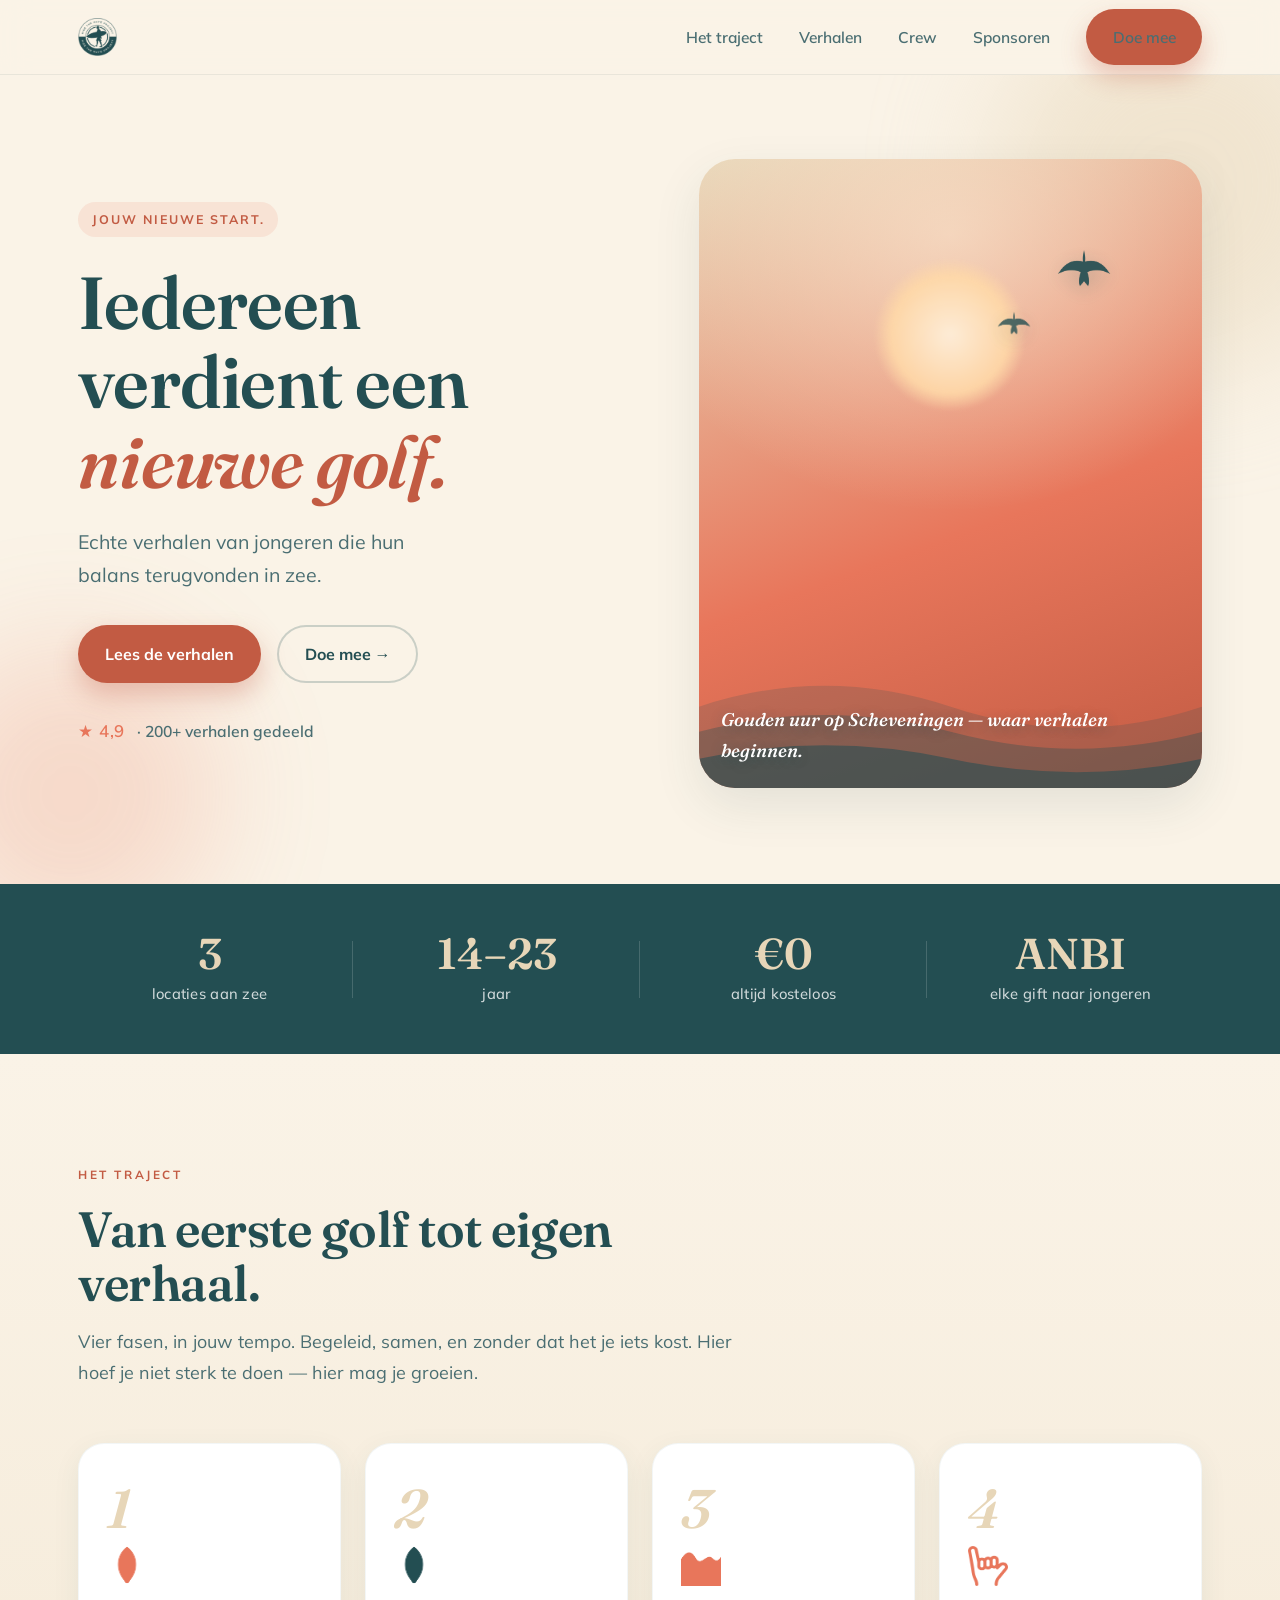
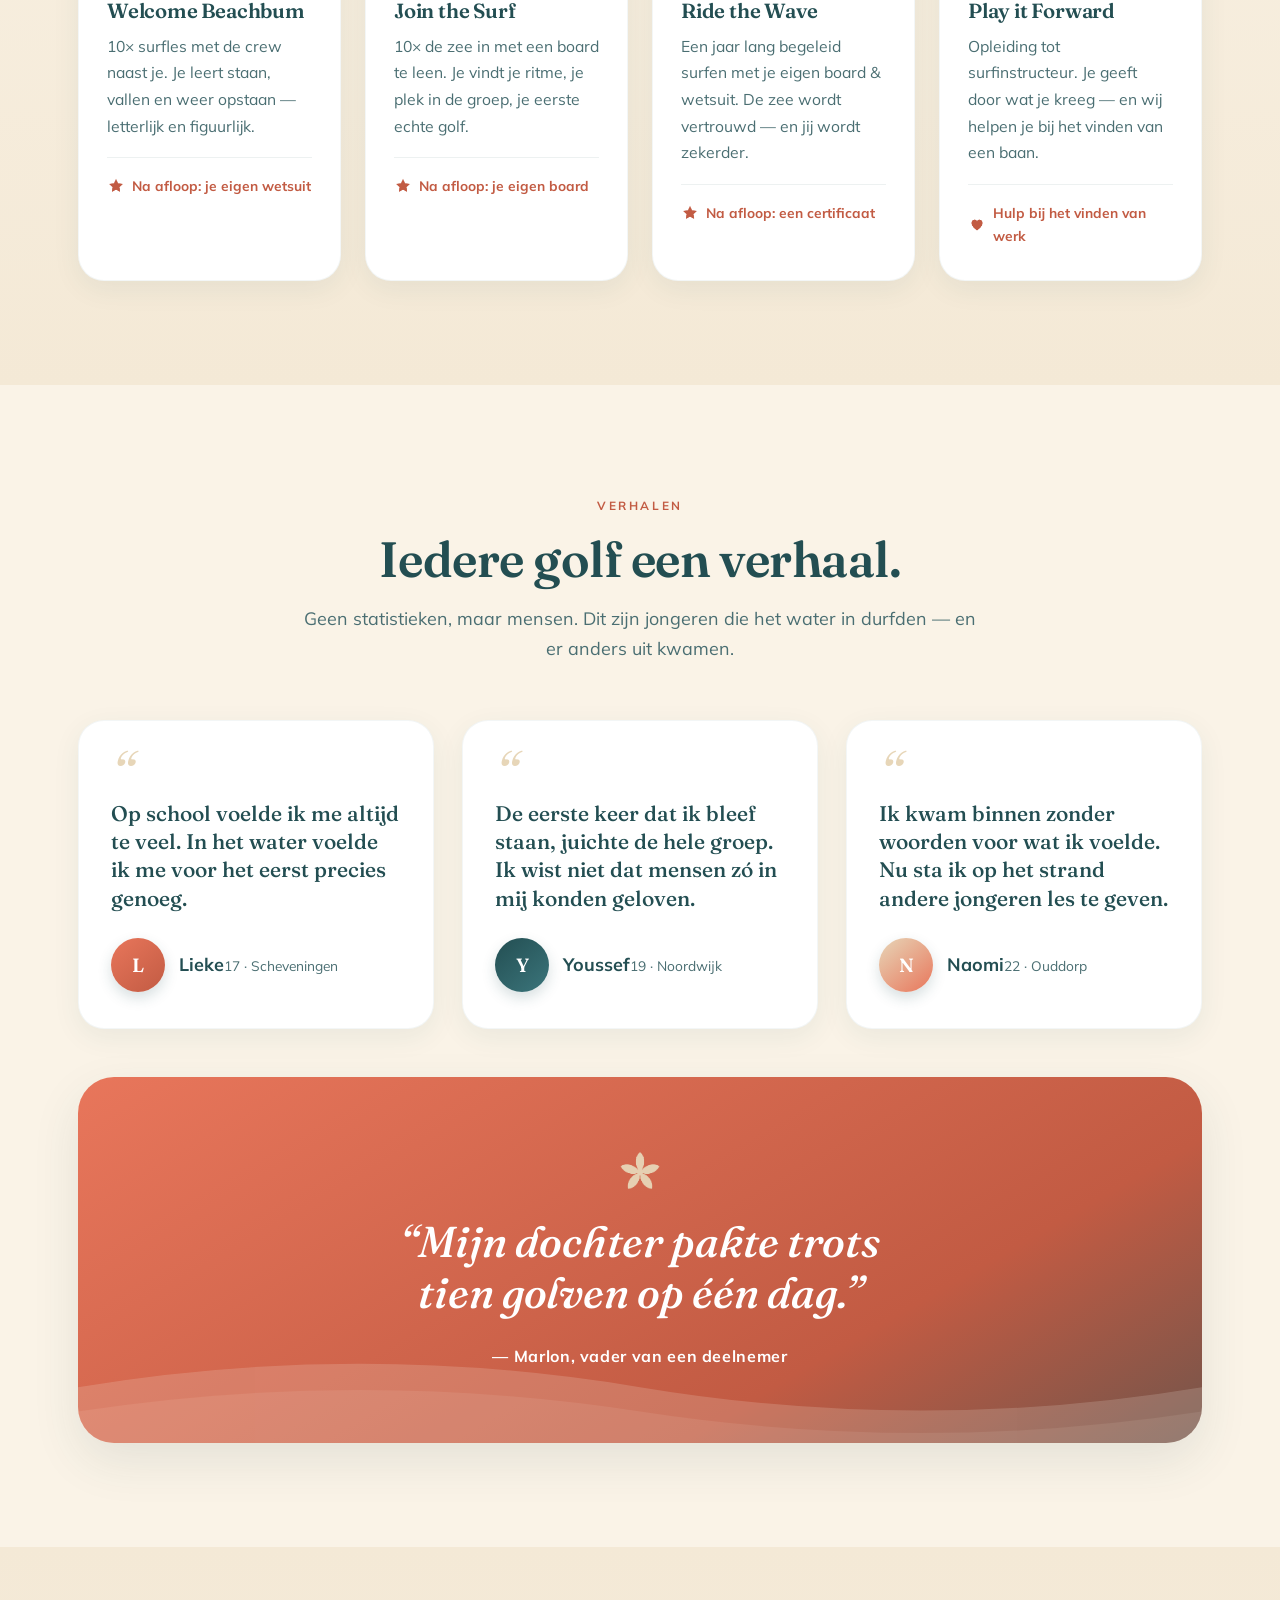
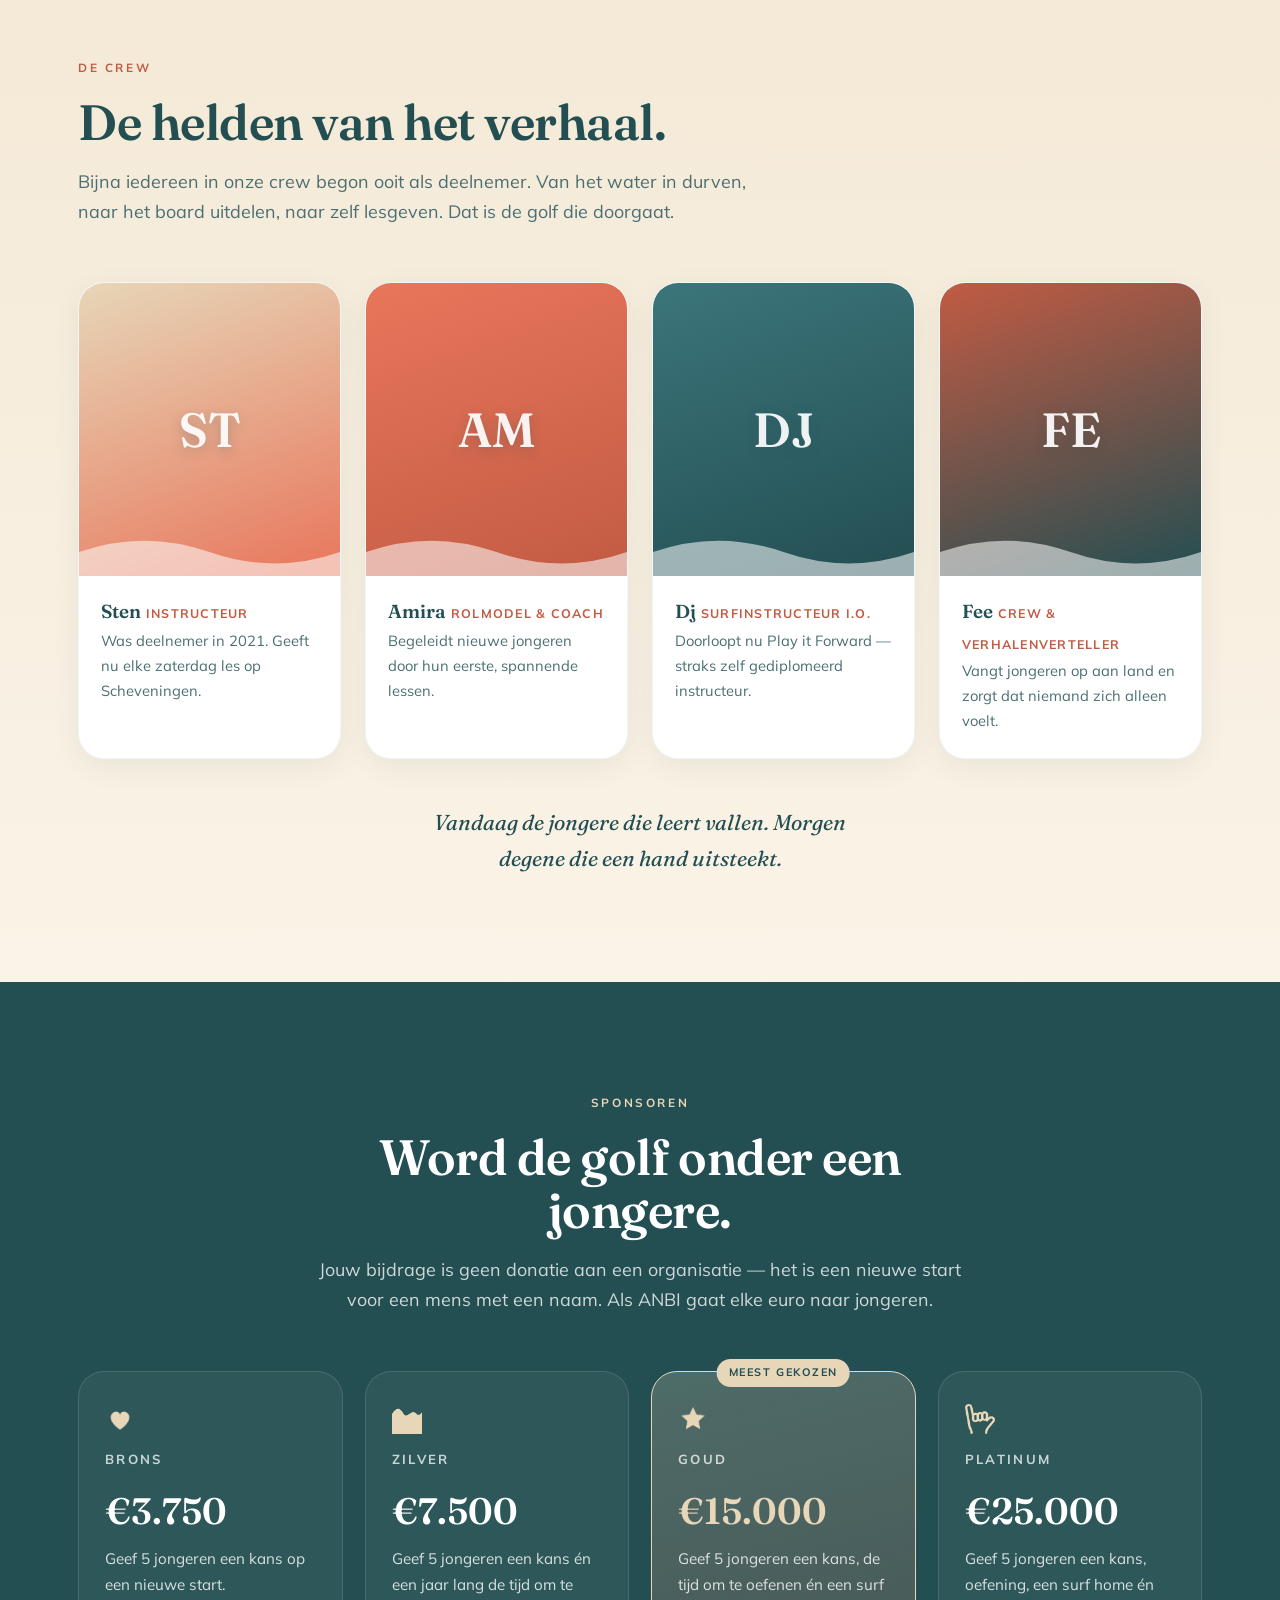
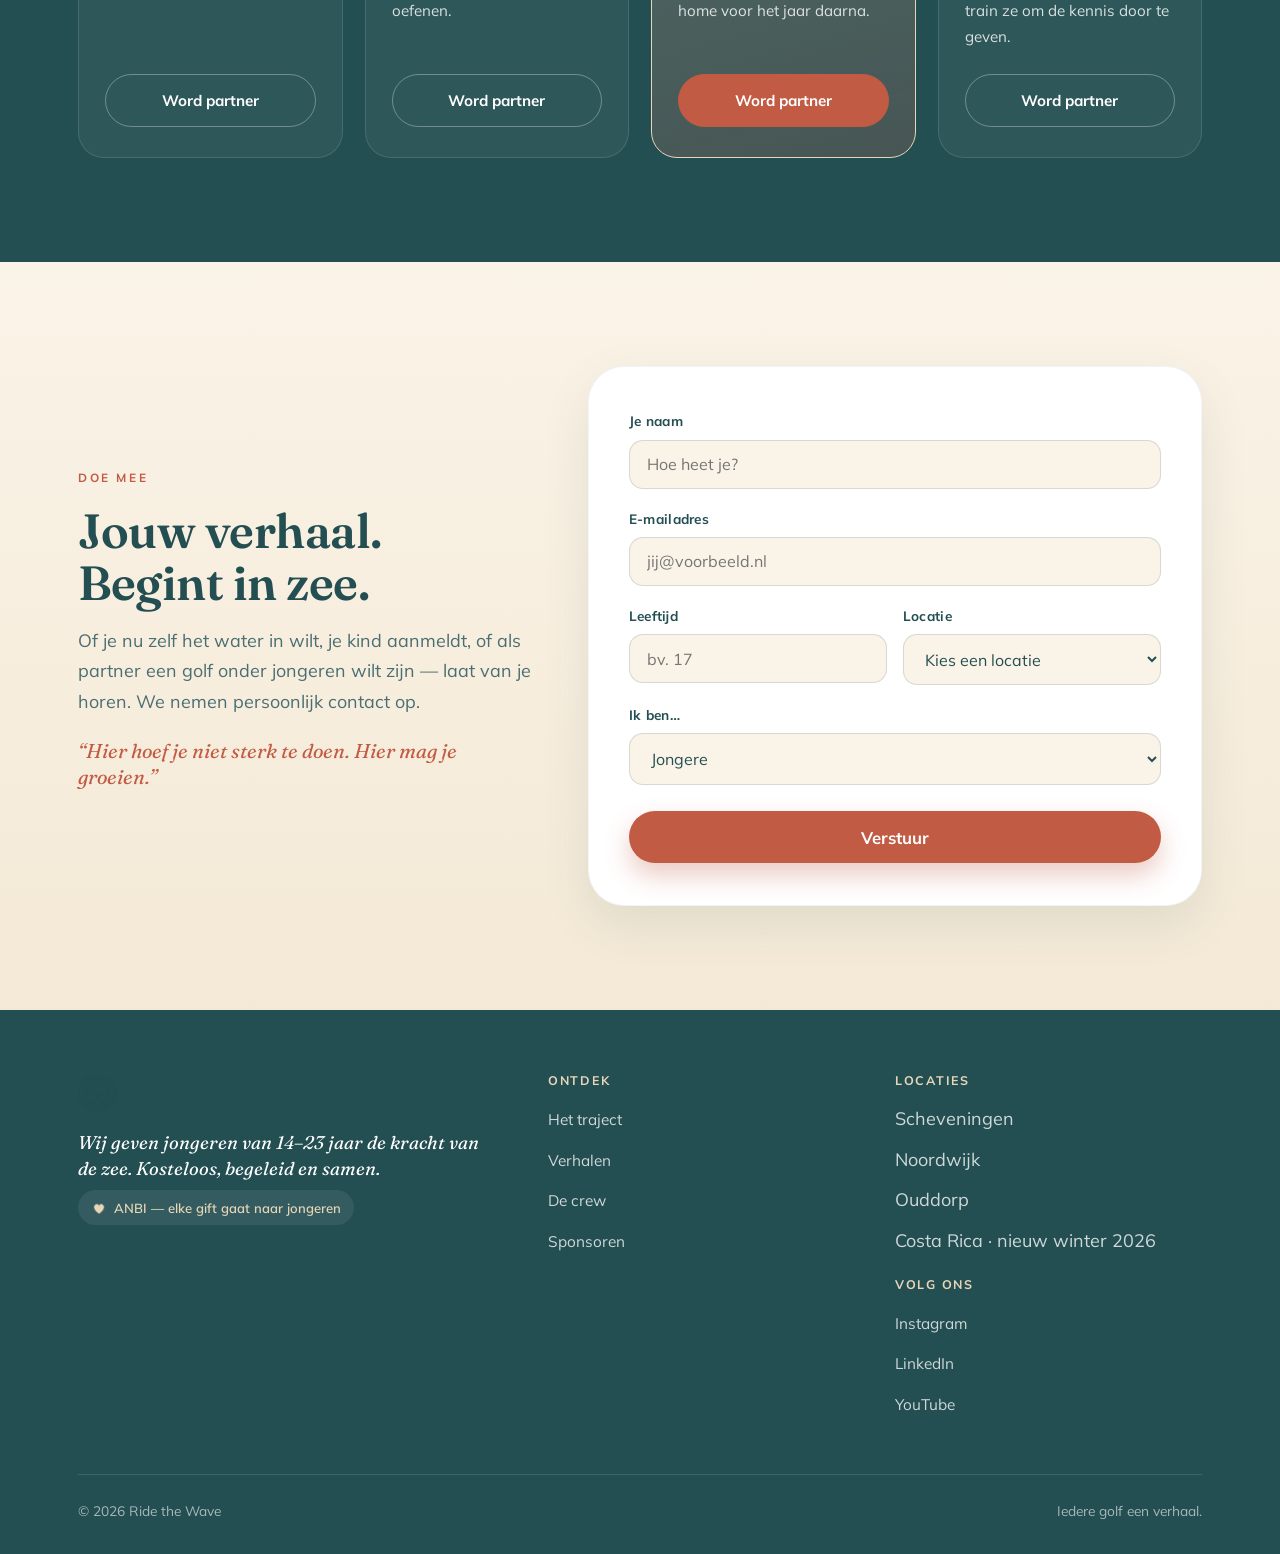
<file: iedere-golf-een-verhaal/index.html>
<!DOCTYPE html>
<html lang="nl">
<head>
<meta charset="UTF-8" />
<meta name="viewport" content="width=device-width, initial-scale=1.0" />
<title>Ride the Wave — Iedere Golf een Verhaal</title>
<meta name="description" content="Echte verhalen van jongeren die hun balans terugvonden in zee. Ride the Wave geeft jongeren van 14–23 jaar kosteloos de kracht van de zee." />
<link rel="preconnect" href="https://fonts.googleapis.com" />
<link rel="preconnect" href="https://fonts.gstatic.com" crossorigin />
<link href="https://fonts.googleapis.com/css2?family=Fraunces:ital,opsz,wght@0,9..144,500;0,9..144,600;0,9..144,700;1,9..144,500;1,9..144,600&family=Mulish:wght@400;500;600;700&display=swap" rel="stylesheet" />
<style>
  :root{
    --diepzee:#234E52;
    --zonsondergang:#E8765B;
    --zand:#E7D6B8;
    --creme:#FAF3E7;
    --terracotta:#C25B43;
    --creme-2:#F4E9D6;
    --tekst:#234E52;
    --tekst-zacht:#4a6e72;
    --schaduw:0 18px 48px rgba(35,78,82,.10);
    --schaduw-zacht:0 8px 28px rgba(35,78,82,.07);
    --radius:26px;
    --radius-lg:36px;
    --max:1180px;
  }
  *{box-sizing:border-box;margin:0;padding:0;}
  html{scroll-behavior:smooth;scroll-padding-top:90px;}
  body{
    font-family:"Mulish",system-ui,sans-serif;
    color:var(--tekst);
    background:var(--creme);
    line-height:1.7;
    font-size:18px;
    -webkit-font-smoothing:antialiased;
    overflow-x:hidden;
  }
  h1,h2,h3,h4{font-family:"Fraunces",Georgia,serif;font-weight:600;line-height:1.08;letter-spacing:-.01em;}
  a{color:inherit;text-decoration:none;}
  img{max-width:100%;display:block;}
  .wrap{max-width:var(--max);margin:0 auto;padding:0 28px;}
  .eyebrow{
    font-family:"Mulish";font-weight:700;font-size:.74rem;letter-spacing:.22em;
    text-transform:uppercase;color:var(--terracotta);display:inline-block;
  }
  .btn{
    display:inline-flex;align-items:center;gap:.5em;border:none;cursor:pointer;
    font-family:"Mulish";font-weight:700;font-size:1rem;padding:.95em 1.7em;
    border-radius:100px;transition:transform .35s cubic-bezier(.2,.8,.2,1),box-shadow .35s,background .3s;
  }
  .btn-primary{background:var(--terracotta);color:#fff;box-shadow:0 12px 26px rgba(194,91,67,.32);}
  .btn-primary:hover{transform:translateY(-3px);box-shadow:0 18px 34px rgba(194,91,67,.42);}
  .btn-ghost{background:transparent;color:var(--diepzee);box-shadow:inset 0 0 0 2px rgba(35,78,82,.22);}
  .btn-ghost:hover{transform:translateY(-3px);box-shadow:inset 0 0 0 2px var(--diepzee);}

  /* ---------- NAV ---------- */
  header.nav{
    position:sticky;top:0;z-index:60;
    background:rgba(250,243,231,.82);
    backdrop-filter:blur(14px);-webkit-backdrop-filter:blur(14px);
    border-bottom:1px solid rgba(35,78,82,.08);
    transition:box-shadow .3s;
  }
  header.nav.scrolled{box-shadow:0 6px 24px rgba(35,78,82,.08);}
  .nav-inner{display:flex;align-items:center;justify-content:space-between;height:74px;}
  .nav-logo img{height:38px;width:auto;}
  .nav-links{display:flex;align-items:center;gap:36px;list-style:none;}
  .nav-links a{font-weight:600;font-size:.97rem;position:relative;color:var(--tekst-zacht);transition:color .25s;}
  .nav-links a:not(.btn)::after{
    content:"";position:absolute;left:0;bottom:-6px;height:2px;width:0;background:var(--terracotta);transition:width .3s;
  }
  .nav-links a:not(.btn):hover{color:var(--diepzee);}
  .nav-links a:not(.btn):hover::after{width:100%;}
  .nav-toggle{display:none;background:none;border:none;cursor:pointer;width:44px;height:44px;flex-direction:column;justify-content:center;gap:6px;}
  .nav-toggle span{display:block;height:2.5px;width:26px;background:var(--diepzee);border-radius:3px;transition:.3s;}
  .nav-toggle.open span:nth-child(1){transform:translateY(8.5px) rotate(45deg);}
  .nav-toggle.open span:nth-child(2){opacity:0;}
  .nav-toggle.open span:nth-child(3){transform:translateY(-8.5px) rotate(-45deg);}

  /* ---------- HERO ---------- */
  .hero{position:relative;padding:84px 0 96px;overflow:hidden;}
  .hero-grid{display:grid;grid-template-columns:1.05fr .95fr;gap:64px;align-items:center;}
  .hero-tag{
    display:inline-flex;align-items:center;gap:.6em;background:rgba(232,118,91,.13);
    color:var(--terracotta);font-weight:700;font-size:.78rem;letter-spacing:.16em;text-transform:uppercase;
    padding:.55em 1.1em;border-radius:100px;margin-bottom:26px;
  }
  .hero h1{
    font-size:clamp(2.7rem,6.2vw,4.6rem);font-weight:600;
    color:var(--diepzee);margin-bottom:24px;
  }
  .hero h1 em{font-style:italic;color:var(--terracotta);font-weight:600;}
  .hero p.lead{font-size:1.22rem;color:var(--tekst-zacht);max-width:30ch;margin-bottom:34px;}
  .hero-btns{display:flex;flex-wrap:wrap;gap:16px;margin-bottom:34px;}
  .social-proof{display:flex;align-items:center;gap:12px;font-weight:600;color:var(--tekst-zacht);font-size:.98rem;}
  .social-proof .stars{color:var(--zonsondergang);letter-spacing:.05em;font-size:1.05rem;}

  /* hero visual */
  .hero-visual{
    position:relative;aspect-ratio:4/5;border-radius:var(--radius-lg);overflow:hidden;
    background:linear-gradient(160deg,var(--zand) 0%,var(--zonsondergang) 58%,var(--terracotta) 100%);
    box-shadow:var(--schaduw);
  }
  .hero-visual .sun{
    position:absolute;top:16%;left:50%;transform:translateX(-50%);
    width:150px;height:150px;border-radius:50%;
    background:radial-gradient(circle,#FFF1DC 0%,#FFD9A8 55%,rgba(255,217,168,0) 72%);
    filter:blur(2px);opacity:.9;
  }
  .hero-visual .glow{position:absolute;inset:0;background:radial-gradient(120% 80% at 50% 12%,rgba(255,241,220,.55),transparent 55%);}
  .hero-visual svg.waves{position:absolute;bottom:-2px;left:0;width:100%;height:auto;display:block;}
  .hero-visual .bird{position:absolute;top:14%;right:18%;width:54px;opacity:.92;filter:drop-shadow(0 6px 10px rgba(35,78,82,.25));animation:float 6s ease-in-out infinite;}
  .hero-visual .bird.two{top:24%;right:34%;width:34px;animation-delay:1.2s;opacity:.8;}
  @keyframes float{0%,100%{transform:translateY(0) rotate(-2deg);}50%{transform:translateY(-12px) rotate(2deg);}}
  .hero-visual .caption{
    position:absolute;left:22px;bottom:22px;right:22px;color:#fff;
    font-family:"Fraunces";font-style:italic;font-size:1.15rem;font-weight:500;
    text-shadow:0 2px 12px rgba(35,78,82,.35);
  }
  .blob{position:absolute;border-radius:50%;filter:blur(60px);opacity:.5;z-index:-1;}
  .blob.one{width:380px;height:380px;background:var(--zand);top:-80px;right:-90px;}
  .blob.two{width:300px;height:300px;background:rgba(232,118,91,.4);bottom:-60px;left:-80px;}

  /* ---------- STATS ---------- */
  .stats{background:var(--diepzee);color:#fff;padding:46px 0;}
  .stats-grid{display:grid;grid-template-columns:repeat(4,1fr);gap:24px;text-align:center;}
  .stat .num{font-family:"Fraunces";font-size:clamp(1.9rem,4vw,2.7rem);font-weight:600;color:var(--zand);display:block;line-height:1.1;}
  .stat .lbl{font-size:.92rem;color:rgba(255,255,255,.78);font-weight:500;margin-top:6px;letter-spacing:.02em;}
  .stat{position:relative;}
  .stat:not(:last-child)::after{content:"";position:absolute;right:-12px;top:14%;height:72%;width:1px;background:rgba(255,255,255,.16);}

  /* ---------- SECTION GENERIC ---------- */
  section.block{padding:104px 0;}
  .sec-head{max-width:680px;margin-bottom:56px;}
  .sec-head h2{font-size:clamp(2rem,4.4vw,3.1rem);color:var(--diepzee);margin:14px 0 16px;font-weight:600;}
  .sec-head p{font-size:1.12rem;color:var(--tekst-zacht);}
  .sec-head.center{margin-left:auto;margin-right:auto;text-align:center;}

  /* ---------- TRAJECT ---------- */
  #traject{background:linear-gradient(180deg,var(--creme) 0%,var(--creme-2) 100%);}
  .fase-grid{display:grid;grid-template-columns:repeat(4,1fr);gap:24px;}
  .fase{
    background:#fff;border-radius:var(--radius);padding:38px 28px 32px;position:relative;
    box-shadow:var(--schaduw-zacht);border:1px solid rgba(35,78,82,.05);
    transition:transform .4s cubic-bezier(.2,.8,.2,1),box-shadow .4s;
    display:flex;flex-direction:column;
  }
  .fase:hover{transform:translateY(-8px);box-shadow:var(--schaduw);}
  .fase .nummer{
    font-family:"Fraunces";font-size:3.4rem;font-weight:600;color:var(--zand);line-height:1;
    margin-bottom:10px;font-style:italic;
  }
  .fase .ic{width:40px;height:40px;margin-bottom:14px;}
  .fase h3{font-size:1.28rem;color:var(--diepzee);margin-bottom:10px;font-weight:600;}
  .fase p{font-size:.98rem;color:var(--tekst-zacht);}
  .fase .reward{
    margin-top:auto;padding-top:16px;font-weight:700;font-size:.86rem;color:var(--terracotta);
    display:flex;align-items:center;gap:.5em;border-top:1px solid rgba(35,78,82,.08);margin-top:18px;
  }
  .fase .reward img{width:18px;height:18px;}

  /* ---------- VERHALEN ---------- */
  #verhalen{background:var(--creme);}
  .verhalen-grid{display:grid;grid-template-columns:repeat(3,1fr);gap:28px;margin-bottom:48px;}
  .verhaal{
    background:#fff;border-radius:var(--radius);padding:36px 32px;box-shadow:var(--schaduw-zacht);
    border:1px solid rgba(35,78,82,.05);display:flex;flex-direction:column;
    transition:transform .4s,box-shadow .4s;
  }
  .verhaal:hover{transform:translateY(-6px);box-shadow:var(--schaduw);}
  .verhaal .mark{font-family:"Fraunces";font-size:3.6rem;line-height:.6;color:var(--zand);height:34px;font-style:italic;}
  .verhaal blockquote{
    font-family:"Fraunces";font-size:1.32rem;font-weight:500;line-height:1.34;color:var(--diepzee);
    margin:8px 0 26px;
  }
  .verhaal .pers{display:flex;align-items:center;gap:14px;margin-top:auto;}
  .avatar{
    width:54px;height:54px;border-radius:50%;flex-shrink:0;display:grid;place-items:center;
    font-family:"Fraunces";font-weight:600;color:#fff;font-size:1.2rem;
    box-shadow:0 6px 14px rgba(35,78,82,.18);
  }
  .av-1{background:linear-gradient(140deg,var(--zonsondergang),var(--terracotta));}
  .av-2{background:linear-gradient(140deg,var(--zand),var(--zonsondergang));}
  .av-3{background:linear-gradient(140deg,var(--diepzee),#3b757b);}
  .av-4{background:linear-gradient(140deg,var(--terracotta),#9c4232);}
  .av-5{background:linear-gradient(140deg,#3b757b,var(--zand));}
  .pers .naam{font-weight:700;color:var(--diepzee);line-height:1.2;}
  .pers .meta{font-size:.86rem;color:var(--tekst-zacht);}

  .pullquote{
    position:relative;border-radius:var(--radius-lg);overflow:hidden;padding:72px 8%;text-align:center;color:#fff;
    background:linear-gradient(150deg,var(--zonsondergang) 0%,var(--terracotta) 70%,var(--diepzee) 130%);
    box-shadow:var(--schaduw);
  }
  .pullquote svg.waves{position:absolute;bottom:0;left:0;width:100%;opacity:.35;}
  .pullquote .bigq{font-family:"Fraunces";font-style:italic;font-size:clamp(1.7rem,4vw,2.7rem);font-weight:500;line-height:1.18;max-width:18ch;margin:0 auto 22px;position:relative;}
  .pullquote cite{font-style:normal;font-weight:700;font-size:1rem;letter-spacing:.04em;position:relative;}
  .pullquote .hib{width:46px;margin:0 auto 22px;position:relative;opacity:.95;}

  /* ---------- CREW ---------- */
  #crew{background:linear-gradient(180deg,var(--creme-2) 0%,var(--creme) 100%);}
  .crew-grid{display:grid;grid-template-columns:repeat(4,1fr);gap:24px;}
  .crew-tile{
    border-radius:var(--radius);overflow:hidden;box-shadow:var(--schaduw-zacht);
    transition:transform .4s,box-shadow .4s;background:#fff;border:1px solid rgba(35,78,82,.05);
  }
  .crew-tile:hover{transform:translateY(-6px);box-shadow:var(--schaduw);}
  .crew-portret{
    aspect-ratio:1/1.12;position:relative;display:grid;place-items:center;overflow:hidden;
  }
  .crew-portret .ini{font-family:"Fraunces";font-size:3rem;font-weight:600;color:rgba(255,255,255,.92);text-shadow:0 4px 12px rgba(35,78,82,.25);z-index:2;}
  .crew-portret svg{position:absolute;bottom:-2px;left:0;width:100%;opacity:.55;}
  .cp-1{background:linear-gradient(160deg,var(--zand),var(--zonsondergang));}
  .cp-2{background:linear-gradient(160deg,var(--zonsondergang),var(--terracotta));}
  .cp-3{background:linear-gradient(160deg,#3b757b,var(--diepzee));}
  .cp-4{background:linear-gradient(160deg,var(--terracotta),var(--diepzee));}
  .crew-body{padding:20px 22px 24px;}
  .crew-body .naam{font-family:"Fraunces";font-size:1.18rem;font-weight:600;color:var(--diepzee);}
  .crew-body .rol{font-weight:700;font-size:.78rem;letter-spacing:.1em;text-transform:uppercase;color:var(--terracotta);margin:4px 0 8px;}
  .crew-body p{font-size:.92rem;color:var(--tekst-zacht);}
  .crew-note{margin-top:46px;text-align:center;font-family:"Fraunces";font-style:italic;font-size:1.35rem;color:var(--diepzee);max-width:30ch;margin-left:auto;margin-right:auto;}

  /* ---------- SPONSOREN ---------- */
  #sponsoren{background:var(--diepzee);color:#fff;}
  #sponsoren .sec-head h2{color:#fff;}
  #sponsoren .sec-head p{color:rgba(255,255,255,.78);}
  #sponsoren .eyebrow{color:var(--zand);}
  .tier-grid{display:grid;grid-template-columns:repeat(4,1fr);gap:22px;align-items:stretch;}
  .tier{
    background:rgba(255,255,255,.05);border:1px solid rgba(255,255,255,.12);border-radius:var(--radius);
    padding:32px 26px 30px;display:flex;flex-direction:column;
    transition:transform .4s,box-shadow .4s,background .4s;
  }
  .tier:hover{transform:translateY(-8px);background:rgba(255,255,255,.09);box-shadow:0 22px 50px rgba(0,0,0,.28);}
  .tier .tname{font-weight:700;letter-spacing:.18em;font-size:.82rem;text-transform:uppercase;color:rgba(255,255,255,.75);}
  .tier .prijs{font-family:"Fraunces";font-size:2.3rem;font-weight:600;margin:10px 0 4px;color:#fff;}
  .tier .prijs small{font-size:.9rem;font-weight:400;color:rgba(255,255,255,.6);}
  .tier p{font-size:.95rem;color:rgba(255,255,255,.82);margin-bottom:24px;}
  .tier .tier-cta{margin-top:auto;display:inline-flex;justify-content:center;align-items:center;gap:.5em;font-weight:700;font-size:.95rem;padding:.85em 1em;border-radius:100px;border:1.5px solid rgba(255,255,255,.32);transition:.3s;}
  .tier .tier-cta:hover{background:#fff;color:var(--diepzee);border-color:#fff;}
  .tier.featured{
    background:linear-gradient(165deg,rgba(231,214,184,.22),rgba(232,118,91,.18));
    border-color:var(--zand);position:relative;
  }
  .tier.featured .prijs{color:var(--zand);}
  .tier.featured .tier-cta{background:var(--terracotta);border-color:var(--terracotta);color:#fff;}
  .tier.featured .tier-cta:hover{background:#fff;color:var(--diepzee);}
  .tier-badge{
    position:absolute;top:-13px;left:50%;transform:translateX(-50%);
    background:var(--zand);color:var(--diepzee);font-weight:700;font-size:.68rem;letter-spacing:.14em;
    text-transform:uppercase;padding:.45em 1.1em;border-radius:100px;white-space:nowrap;
  }
  .tier .ic{width:30px;height:30px;margin-bottom:14px;}

  /* ---------- DOE MEE ---------- */
  #doemee{background:linear-gradient(180deg,var(--creme) 0%,var(--creme-2) 100%);}
  .form-wrap{display:grid;grid-template-columns:.85fr 1.15fr;gap:56px;align-items:center;}
  .form-intro h2{font-size:clamp(2rem,4.4vw,3rem);color:var(--diepzee);margin:14px 0 16px;font-weight:600;}
  .form-intro p{font-size:1.12rem;color:var(--tekst-zacht);margin-bottom:22px;}
  .form-intro .quote{font-family:"Fraunces";font-style:italic;font-size:1.25rem;color:var(--terracotta);line-height:1.3;}
  form.card{
    background:#fff;border-radius:var(--radius-lg);padding:42px 40px;box-shadow:var(--schaduw);
    border:1px solid rgba(35,78,82,.06);
  }
  .field{margin-bottom:18px;}
  .field label{display:block;font-weight:700;font-size:.85rem;color:var(--diepzee);margin-bottom:7px;letter-spacing:.02em;}
  .field input,.field select{
    width:100%;font-family:"Mulish";font-size:1rem;padding:.85em 1.05em;border-radius:14px;
    border:1.5px solid rgba(35,78,82,.16);background:var(--creme);color:var(--diepzee);transition:border .25s,box-shadow .25s;
  }
  .field input:focus,.field select:focus{outline:none;border-color:var(--terracotta);box-shadow:0 0 0 4px rgba(194,91,67,.12);background:#fff;}
  .row2{display:grid;grid-template-columns:1fr 1fr;gap:16px;}
  .form-card .btn-primary{width:100%;justify-content:center;margin-top:8px;font-size:1.05rem;}
  .form-success{
    text-align:center;padding:40px 10px;display:none;
  }
  .form-success.show{display:block;animation:rise .6s cubic-bezier(.2,.8,.2,1);}
  @keyframes rise{from{opacity:0;transform:translateY(16px);}to{opacity:1;transform:translateY(0);}}
  .form-success .em{font-size:3rem;display:block;margin-bottom:10px;}
  .form-success h3{font-family:"Fraunces";font-size:1.8rem;color:var(--diepzee);margin-bottom:10px;font-weight:600;}
  .form-success p{color:var(--tekst-zacht);}

  /* ---------- FOOTER ---------- */
  footer{background:var(--diepzee);color:rgba(255,255,255,.78);padding:64px 0 32px;}
  .foot-grid{display:grid;grid-template-columns:1.4fr 1fr 1fr;gap:40px;margin-bottom:44px;}
  footer .logo img{height:38px;margin-bottom:18px;}
  footer .missie{font-family:"Fraunces";font-style:italic;font-size:1.15rem;color:#fff;max-width:34ch;line-height:1.4;}
  footer h4{font-family:"Mulish";font-weight:700;letter-spacing:.14em;font-size:.78rem;text-transform:uppercase;color:var(--zand);margin-bottom:16px;}
  footer ul{list-style:none;}
  footer ul li{margin-bottom:10px;}
  footer ul a{font-size:.96rem;transition:color .25s;}
  footer ul a:hover{color:#fff;}
  .anbi{display:inline-flex;align-items:center;gap:.5em;background:rgba(255,255,255,.08);padding:.5em 1em;border-radius:100px;font-size:.82rem;font-weight:600;color:var(--zand);margin-top:8px;}
  .foot-bottom{border-top:1px solid rgba(255,255,255,.12);padding-top:24px;display:flex;justify-content:space-between;flex-wrap:wrap;gap:12px;font-size:.86rem;color:rgba(255,255,255,.6);}

  /* ---------- REVEAL ---------- */
  .reveal{opacity:0;transform:translateY(28px);transition:opacity .8s cubic-bezier(.2,.8,.2,1),transform .8s cubic-bezier(.2,.8,.2,1);}
  .reveal.in{opacity:1;transform:none;}
  .reveal.d1{transition-delay:.08s;}
  .reveal.d2{transition-delay:.16s;}
  .reveal.d3{transition-delay:.24s;}

  /* ---------- RESPONSIVE ---------- */
  @media(max-width:980px){
    .hero-grid{grid-template-columns:1fr;gap:48px;}
    .hero-visual{max-width:440px;margin:0 auto;width:100%;}
    .fase-grid,.crew-grid,.tier-grid{grid-template-columns:repeat(2,1fr);}
    .verhalen-grid{grid-template-columns:1fr;max-width:560px;margin-left:auto;margin-right:auto;}
    .form-wrap{grid-template-columns:1fr;gap:36px;}
    .stats-grid{grid-template-columns:repeat(2,1fr);gap:32px 20px;}
    .stat:nth-child(2)::after{display:none;}
    .foot-grid{grid-template-columns:1fr 1fr;}
  }
  @media(max-width:760px){
    .nav-links{
      position:fixed;top:74px;left:0;right:0;background:var(--creme);flex-direction:column;
      gap:0;padding:8px 0 18px;box-shadow:0 14px 30px rgba(35,78,82,.12);
      transform:translateY(-130%);transition:transform .4s cubic-bezier(.2,.8,.2,1);
      border-bottom:1px solid rgba(35,78,82,.08);
    }
    .nav-links.open{transform:translateY(0);}
    .nav-links li{width:100%;text-align:center;}
    .nav-links a:not(.btn){display:block;padding:14px 0;}
    .nav-links a:not(.btn)::after{display:none;}
    .nav-links .btn{margin:10px auto 4px;}
    .nav-toggle{display:flex;}
  }
  @media(max-width:480px){
    body{font-size:17px;}
    .wrap{padding:0 20px;}
    section.block{padding:74px 0;}
    .hero{padding:54px 0 64px;}
    .fase-grid,.crew-grid,.tier-grid,.stats-grid{grid-template-columns:1fr;}
    .stat:not(:last-child)::after{display:none;}
    .foot-grid{grid-template-columns:1fr;}
    .row2{grid-template-columns:1fr;}
    form.card{padding:30px 22px;}
    .pullquote{padding:52px 22px;}
  }
  @media(prefers-reduced-motion:reduce){
    *{animation:none!important;}
    .reveal{opacity:1;transform:none;transition:none;}
    html{scroll-behavior:auto;}
  }
</style>
</head>
<body>

<!-- ===== NAV ===== -->
<header class="nav" id="top">
  <div class="wrap nav-inner">
    <a class="nav-logo" href="#top" aria-label="Ride the Wave — naar boven">
      <img src="assets/logo.png" alt="Ride the Wave logo" />
    </a>
    <nav>
      <ul class="nav-links" id="navLinks">
        <li><a href="#traject">Het traject</a></li>
        <li><a href="#verhalen">Verhalen</a></li>
        <li><a href="#crew">Crew</a></li>
        <li><a href="#sponsoren">Sponsoren</a></li>
        <li><a href="#doemee" class="btn btn-primary">Doe mee</a></li>
      </ul>
    </nav>
    <button class="nav-toggle" id="navToggle" aria-label="Menu openen" aria-expanded="false" aria-controls="navLinks">
      <span></span><span></span><span></span>
    </button>
  </div>
</header>

<!-- ===== HERO ===== -->
<section class="hero">
  <div class="blob one"></div>
  <div class="blob two"></div>
  <div class="wrap hero-grid">
    <div class="hero-copy reveal">
      <span class="hero-tag">Jouw nieuwe start.</span>
      <h1>Iedereen verdient een <em>nieuwe golf.</em></h1>
      <p class="lead">Echte verhalen van jongeren die hun balans terugvonden in zee.</p>
      <div class="hero-btns">
        <a href="#verhalen" class="btn btn-primary">Lees de verhalen</a>
        <a href="#doemee" class="btn btn-ghost">Doe mee →</a>
      </div>
      <div class="social-proof">
        <span class="stars">★ 4,9</span>
        <span>· 200+ verhalen gedeeld</span>
      </div>
    </div>
    <div class="hero-visual reveal d1" role="img" aria-label="Gestileerd gouden-uur strandbeeld met golven en een zwaluw">
      <div class="glow"></div>
      <div class="sun"></div>
      <img class="bird" src="assets/swallow-sea.png" alt="" aria-hidden="true" />
      <img class="bird two" src="assets/swallow-sea.png" alt="" aria-hidden="true" />
      <svg class="waves" viewBox="0 0 600 220" preserveAspectRatio="none" aria-hidden="true">
        <path d="M0 120 Q150 70 300 120 T600 120 V220 H0 Z" fill="rgba(35,78,82,.18)"/>
        <path d="M0 150 Q150 110 300 150 T600 150 V220 H0 Z" fill="rgba(35,78,82,.32)"/>
        <path d="M0 182 Q150 150 300 182 T600 182 V220 H0 Z" fill="rgba(35,78,82,.55)"/>
      </svg>
      <p class="caption">Gouden uur op Scheveningen — waar verhalen beginnen.</p>
    </div>
  </div>
</section>

<!-- ===== STATS ===== -->
<section class="stats">
  <div class="wrap stats-grid">
    <div class="stat reveal"><span class="num">3</span><span class="lbl">locaties aan zee</span></div>
    <div class="stat reveal d1"><span class="num">14–23</span><span class="lbl">jaar</span></div>
    <div class="stat reveal d2"><span class="num">€0</span><span class="lbl">altijd kosteloos</span></div>
    <div class="stat reveal d3"><span class="num">ANBI</span><span class="lbl">elke gift naar jongeren</span></div>
  </div>
</section>

<!-- ===== TRAJECT ===== -->
<section class="block" id="traject">
  <div class="wrap">
    <div class="sec-head reveal">
      <span class="eyebrow">Het traject</span>
      <h2>Van eerste golf tot eigen verhaal.</h2>
      <p>Vier fasen, in jouw tempo. Begeleid, samen, en zonder dat het je iets kost. Hier hoef je niet sterk te doen — hier mag je groeien.</p>
    </div>
    <div class="fase-grid">
      <article class="fase reveal">
        <span class="nummer">1</span>
        <img class="ic" src="assets/surfboard-sunset.png" alt="" aria-hidden="true" />
        <h3>Welcome Beachbum</h3>
        <p>10× surfles met de crew naast je. Je leert staan, vallen en weer opstaan — letterlijk en figuurlijk.</p>
        <span class="reward"><img src="assets/star-terra.png" alt="" aria-hidden="true" />Na afloop: je eigen wetsuit</span>
      </article>
      <article class="fase reveal d1">
        <span class="nummer">2</span>
        <img class="ic" src="assets/surfboard-sea.png" alt="" aria-hidden="true" />
        <h3>Join the Surf</h3>
        <p>10× de zee in met een board te leen. Je vindt je ritme, je plek in de groep, je eerste echte golf.</p>
        <span class="reward"><img src="assets/star-terra.png" alt="" aria-hidden="true" />Na afloop: je eigen board</span>
      </article>
      <article class="fase reveal d2">
        <span class="nummer">3</span>
        <img class="ic" src="assets/wave-sunset.png" alt="" aria-hidden="true" />
        <h3>Ride the Wave</h3>
        <p>Een jaar lang begeleid surfen met je eigen board &amp; wetsuit. De zee wordt vertrouwd — en jij wordt zekerder.</p>
        <span class="reward"><img src="assets/star-terra.png" alt="" aria-hidden="true" />Na afloop: een certificaat</span>
      </article>
      <article class="fase reveal d3">
        <span class="nummer">4</span>
        <img class="ic" src="assets/shaka-sunset.png" alt="" aria-hidden="true" />
        <h3>Play it Forward</h3>
        <p>Opleiding tot surfinstructeur. Je geeft door wat je kreeg — en wij helpen je bij het vinden van een baan.</p>
        <span class="reward"><img src="assets/heart-terra.png" alt="" aria-hidden="true" />Hulp bij het vinden van werk</span>
      </article>
    </div>
  </div>
</section>

<!-- ===== VERHALEN ===== -->
<section class="block" id="verhalen">
  <div class="wrap">
    <div class="sec-head center reveal">
      <span class="eyebrow">Verhalen</span>
      <h2>Iedere golf een verhaal.</h2>
      <p>Geen statistieken, maar mensen. Dit zijn jongeren die het water in durfden — en er anders uit kwamen.</p>
    </div>

    <div class="verhalen-grid">
      <article class="verhaal reveal">
        <span class="mark">“</span>
        <blockquote>Op school voelde ik me altijd te veel. In het water voelde ik me voor het eerst precies genoeg.</blockquote>
        <div class="pers">
          <span class="avatar av-1" aria-hidden="true">L</span>
          <div><span class="naam">Lieke</span><span class="meta">17 · Scheveningen</span></div>
        </div>
      </article>

      <article class="verhaal reveal d1">
        <span class="mark">“</span>
        <blockquote>De eerste keer dat ik bleef staan, juichte de hele groep. Ik wist niet dat mensen zó in mij konden geloven.</blockquote>
        <div class="pers">
          <span class="avatar av-3" aria-hidden="true">Y</span>
          <div><span class="naam">Youssef</span><span class="meta">19 · Noordwijk</span></div>
        </div>
      </article>

      <article class="verhaal reveal d2">
        <span class="mark">“</span>
        <blockquote>Ik kwam binnen zonder woorden voor wat ik voelde. Nu sta ik op het strand andere jongeren les te geven.</blockquote>
        <div class="pers">
          <span class="avatar av-2" aria-hidden="true">N</span>
          <div><span class="naam">Naomi</span><span class="meta">22 · Ouddorp</span></div>
        </div>
      </article>
    </div>

    <div class="pullquote reveal">
      <img class="hib" src="assets/hibiscus-sand.png" alt="" aria-hidden="true" />
      <p class="bigq">“Mijn dochter pakte trots tien golven op één dag.”</p>
      <cite>— Marlon, vader van een deelnemer</cite>
      <svg class="waves" viewBox="0 0 1200 120" preserveAspectRatio="none" aria-hidden="true">
        <path d="M0 60 Q300 10 600 60 T1200 60 V120 H0 Z" fill="rgba(250,243,231,.5)"/>
        <path d="M0 86 Q300 40 600 86 T1200 86 V120 H0 Z" fill="rgba(250,243,231,.4)"/>
      </svg>
    </div>
  </div>
</section>

<!-- ===== CREW ===== -->
<section class="block" id="crew">
  <div class="wrap">
    <div class="sec-head reveal">
      <span class="eyebrow">De crew</span>
      <h2>De helden van het verhaal.</h2>
      <p>Bijna iedereen in onze crew begon ooit als deelnemer. Van het water in durven, naar het board uitdelen, naar zelf lesgeven. Dat is de golf die doorgaat.</p>
    </div>
    <div class="crew-grid">
      <article class="crew-tile reveal">
        <div class="crew-portret cp-1">
          <span class="ini" aria-hidden="true">ST</span>
          <svg viewBox="0 0 400 80" preserveAspectRatio="none" aria-hidden="true"><path d="M0 40 Q100 5 200 40 T400 40 V80 H0 Z" fill="#fff"/></svg>
        </div>
        <div class="crew-body">
          <span class="naam">Sten</span>
          <span class="rol">Instructeur</span>
          <p>Was deelnemer in 2021. Geeft nu elke zaterdag les op Scheveningen.</p>
        </div>
      </article>
      <article class="crew-tile reveal d1">
        <div class="crew-portret cp-2">
          <span class="ini" aria-hidden="true">AM</span>
          <svg viewBox="0 0 400 80" preserveAspectRatio="none" aria-hidden="true"><path d="M0 40 Q100 5 200 40 T400 40 V80 H0 Z" fill="#fff"/></svg>
        </div>
        <div class="crew-body">
          <span class="naam">Amira</span>
          <span class="rol">Rolmodel &amp; coach</span>
          <p>Begeleidt nieuwe jongeren door hun eerste, spannende lessen.</p>
        </div>
      </article>
      <article class="crew-tile reveal d2">
        <div class="crew-portret cp-3">
          <span class="ini" aria-hidden="true">DJ</span>
          <svg viewBox="0 0 400 80" preserveAspectRatio="none" aria-hidden="true"><path d="M0 40 Q100 5 200 40 T400 40 V80 H0 Z" fill="#fff"/></svg>
        </div>
        <div class="crew-body">
          <span class="naam">Dj</span>
          <span class="rol">Surfinstructeur i.o.</span>
          <p>Doorloopt nu Play it Forward — straks zelf gediplomeerd instructeur.</p>
        </div>
      </article>
      <article class="crew-tile reveal d3">
        <div class="crew-portret cp-4">
          <span class="ini" aria-hidden="true">FE</span>
          <svg viewBox="0 0 400 80" preserveAspectRatio="none" aria-hidden="true"><path d="M0 40 Q100 5 200 40 T400 40 V80 H0 Z" fill="#fff"/></svg>
        </div>
        <div class="crew-body">
          <span class="naam">Fee</span>
          <span class="rol">Crew &amp; verhalenverteller</span>
          <p>Vangt jongeren op aan land en zorgt dat niemand zich alleen voelt.</p>
        </div>
      </article>
    </div>
    <p class="crew-note reveal">Vandaag de jongere die leert vallen. Morgen degene die een hand uitsteekt.</p>
  </div>
</section>

<!-- ===== SPONSOREN ===== -->
<section class="block" id="sponsoren">
  <div class="wrap">
    <div class="sec-head center reveal">
      <span class="eyebrow">Sponsoren</span>
      <h2>Word de golf onder een jongere.</h2>
      <p>Jouw bijdrage is geen donatie aan een organisatie — het is een nieuwe start voor een mens met een naam. Als ANBI gaat elke euro naar jongeren.</p>
    </div>
    <div class="tier-grid">
      <article class="tier reveal">
        <img class="ic" src="assets/heart-sand.png" alt="" aria-hidden="true" />
        <span class="tname">Brons</span>
        <div class="prijs">€3.750</div>
        <p>Geef 5 jongeren een kans op een nieuwe start.</p>
        <a href="#doemee" class="tier-cta">Word partner</a>
      </article>
      <article class="tier reveal d1">
        <img class="ic" src="assets/wave-sand.png" alt="" aria-hidden="true" />
        <span class="tname">Zilver</span>
        <div class="prijs">€7.500</div>
        <p>Geef 5 jongeren een kans én een jaar lang de tijd om te oefenen.</p>
        <a href="#doemee" class="tier-cta">Word partner</a>
      </article>
      <article class="tier featured reveal d2">
        <span class="tier-badge">Meest gekozen</span>
        <img class="ic" src="assets/star-sand.png" alt="" aria-hidden="true" />
        <span class="tname">Goud</span>
        <div class="prijs">€15.000</div>
        <p>Geef 5 jongeren een kans, de tijd om te oefenen én een surf home voor het jaar daarna.</p>
        <a href="#doemee" class="tier-cta">Word partner</a>
      </article>
      <article class="tier reveal d3">
        <img class="ic" src="assets/shaka-sand.png" alt="" aria-hidden="true" />
        <span class="tname">Platinum</span>
        <div class="prijs">€25.000</div>
        <p>Geef 5 jongeren een kans, oefening, een surf home én train ze om de kennis door te geven.</p>
        <a href="#doemee" class="tier-cta">Word partner</a>
      </article>
    </div>
  </div>
</section>

<!-- ===== DOE MEE ===== -->
<section class="block" id="doemee">
  <div class="wrap form-wrap">
    <div class="form-intro reveal">
      <span class="eyebrow">Doe mee</span>
      <h2>Jouw verhaal. Begint in zee.</h2>
      <p>Of je nu zelf het water in wilt, je kind aanmeldt, of als partner een golf onder jongeren wilt zijn — laat van je horen. We nemen persoonlijk contact op.</p>
      <p class="quote">“Hier hoef je niet sterk te doen. Hier mag je groeien.”</p>
    </div>

    <div class="form-card">
      <form class="card" id="meedoenForm" novalidate>
        <div class="field">
          <label for="naam">Je naam</label>
          <input type="text" id="naam" name="naam" placeholder="Hoe heet je?" required />
        </div>
        <div class="field">
          <label for="email">E-mailadres</label>
          <input type="email" id="email" name="email" placeholder="jij@voorbeeld.nl" required />
        </div>
        <div class="row2">
          <div class="field">
            <label for="leeftijd">Leeftijd</label>
            <input type="number" id="leeftijd" name="leeftijd" min="0" max="120" placeholder="bv. 17" />
          </div>
          <div class="field">
            <label for="locatie">Locatie</label>
            <select id="locatie" name="locatie">
              <option value="">Kies een locatie</option>
              <option>Scheveningen</option>
              <option>Noordwijk</option>
              <option>Ouddorp</option>
              <option>Costa Rica (nieuw, winter 2026)</option>
            </select>
          </div>
        </div>
        <div class="field">
          <label for="rol">Ik ben…</label>
          <select id="rol" name="rol">
            <option>Jongere</option>
            <option>Ouder</option>
            <option>Sponsor</option>
          </select>
        </div>
        <button type="submit" class="btn btn-primary">Verstuur</button>
      </form>

      <div class="form-success" id="formSuccess" role="status" aria-live="polite">
        <span class="em" aria-hidden="true">🌊</span>
        <h3>Dankjewel.</h3>
        <p>Je verhaal begint hier. We nemen snel persoonlijk contact met je op.</p>
      </div>
    </div>
  </div>
</section>

<!-- ===== FOOTER ===== -->
<footer>
  <div class="wrap">
    <div class="foot-grid">
      <div>
        <div class="logo"><img src="assets/logo.png" alt="Ride the Wave logo" /></div>
        <p class="missie">Wij geven jongeren van 14–23 jaar de kracht van de zee. Kosteloos, begeleid en samen.</p>
        <div class="anbi"><img src="assets/heart-sand.png" alt="" aria-hidden="true" style="width:16px;height:16px" />ANBI — elke gift gaat naar jongeren</div>
      </div>
      <div>
        <h4>Ontdek</h4>
        <ul>
          <li><a href="#traject">Het traject</a></li>
          <li><a href="#verhalen">Verhalen</a></li>
          <li><a href="#crew">De crew</a></li>
          <li><a href="#sponsoren">Sponsoren</a></li>
        </ul>
      </div>
      <div>
        <h4>Locaties</h4>
        <ul>
          <li>Scheveningen</li>
          <li>Noordwijk</li>
          <li>Ouddorp</li>
          <li>Costa Rica · nieuw winter 2026</li>
        </ul>
        <h4 style="margin-top:22px">Volg ons</h4>
        <ul>
          <li><a href="#top">Instagram</a></li>
          <li><a href="#top">LinkedIn</a></li>
          <li><a href="#top">YouTube</a></li>
        </ul>
      </div>
    </div>
    <div class="foot-bottom">
      <span>© 2026 Ride the Wave</span>
      <span>Iedere golf een verhaal.</span>
    </div>
  </div>
</footer>

<script>
  // --- mobiele nav-toggle ---
  (function(){
    var toggle = document.getElementById('navToggle');
    var links = document.getElementById('navLinks');
    toggle.addEventListener('click', function(){
      var open = links.classList.toggle('open');
      toggle.classList.toggle('open', open);
      toggle.setAttribute('aria-expanded', open ? 'true' : 'false');
      toggle.setAttribute('aria-label', open ? 'Menu sluiten' : 'Menu openen');
    });
    // sluit menu na klik op een link (mobiel)
    links.querySelectorAll('a').forEach(function(a){
      a.addEventListener('click', function(){
        links.classList.remove('open');
        toggle.classList.remove('open');
        toggle.setAttribute('aria-expanded','false');
        toggle.setAttribute('aria-label','Menu openen');
      });
    });
  })();

  // --- nav schaduw bij scroll ---
  (function(){
    var nav = document.querySelector('header.nav');
    var onScroll = function(){ nav.classList.toggle('scrolled', window.scrollY > 12); };
    window.addEventListener('scroll', onScroll, {passive:true});
    onScroll();
  })();

  // --- scroll-reveal via IntersectionObserver ---
  (function(){
    var els = document.querySelectorAll('.reveal');
    if(!('IntersectionObserver' in window)){
      els.forEach(function(el){ el.classList.add('in'); });
      return;
    }
    var io = new IntersectionObserver(function(entries){
      entries.forEach(function(e){
        if(e.isIntersecting){
          e.target.classList.add('in');
          io.unobserve(e.target);
        }
      });
    }, {threshold:0.12, rootMargin:'0px 0px -8% 0px'});
    els.forEach(function(el){ io.observe(el); });
  })();

  // --- formulier: warme bedank-boodschap, niet echt versturen ---
  (function(){
    var form = document.getElementById('meedoenForm');
    var success = document.getElementById('formSuccess');
    form.addEventListener('submit', function(e){
      e.preventDefault();
      form.style.display = 'none';
      success.classList.add('show');
      success.scrollIntoView({behavior:'smooth', block:'center'});
    });
  })();
</script>
</body>
</html>
</file>
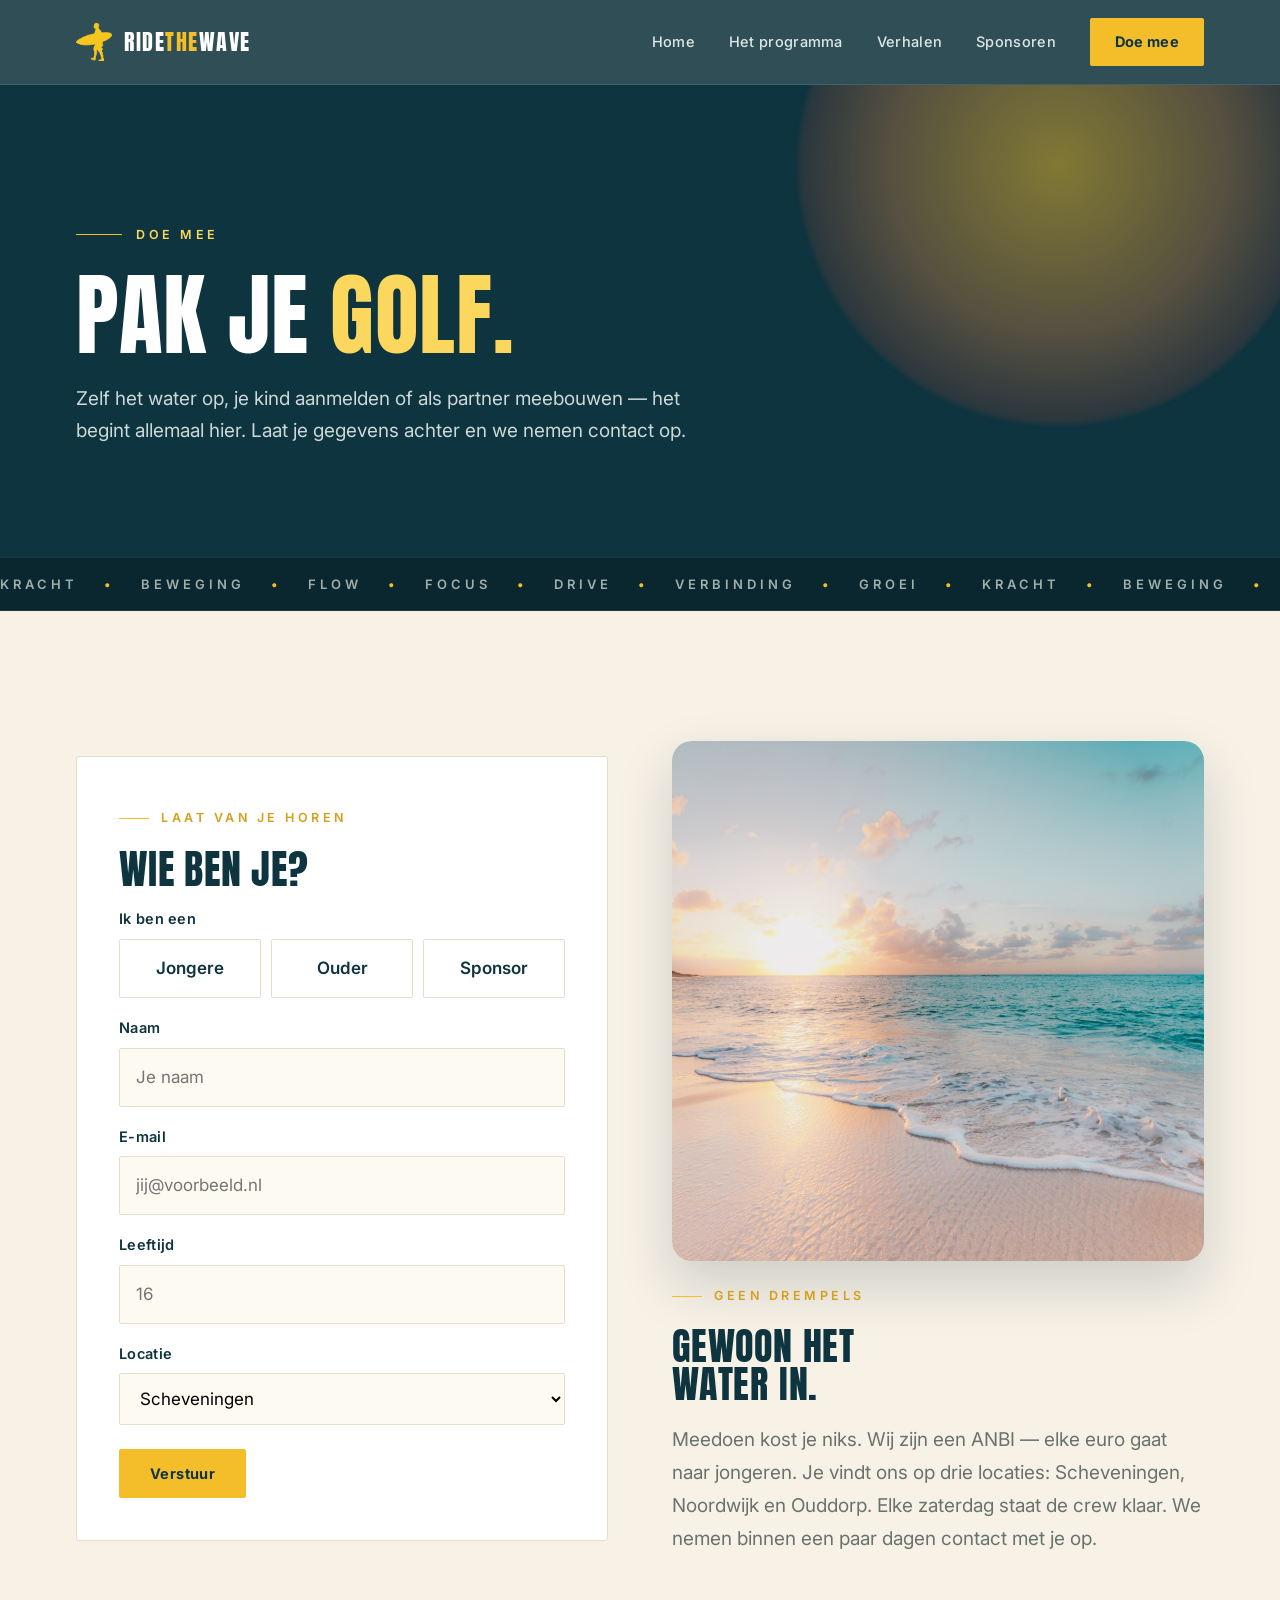
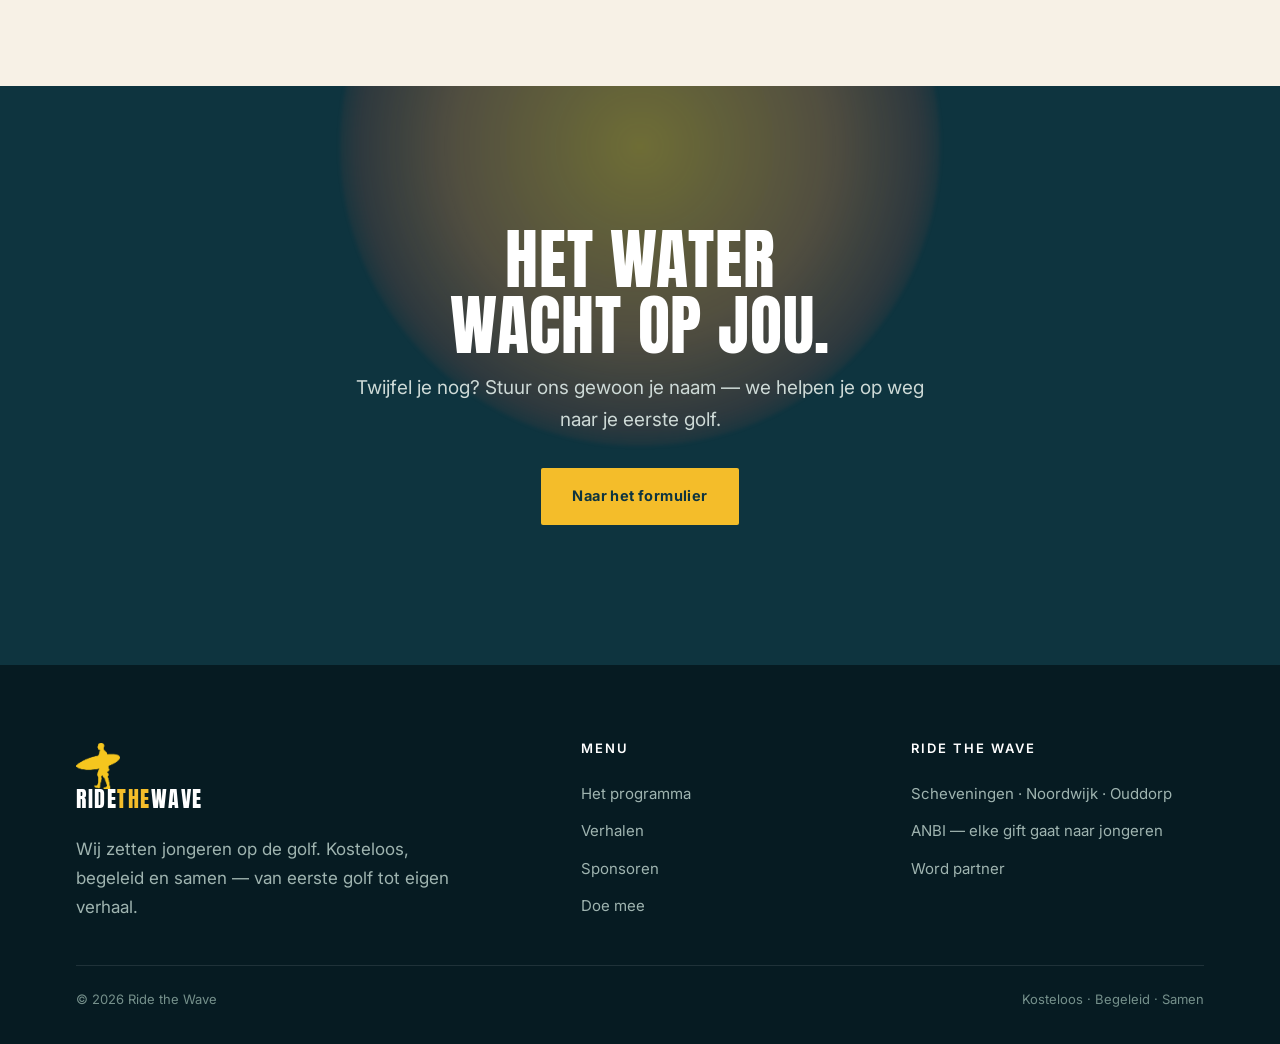
<file: rtw/doe-mee.html>
<!DOCTYPE html><html lang="nl"><head>
<meta charset="utf-8"><meta name="viewport" content="width=device-width,initial-scale=1">
<title>Ride the Wave — Doe mee</title>
<link href="https://fonts.googleapis.com/css2?family=Anton&family=Inter:wght@400;500;600;700&display=swap" rel="stylesheet">
<link rel="stylesheet" href="styles.css?v=18">
</head><body>

<nav class="nav"><div class="wrap">
  <a class="brand" href="index.html"><img src="assets/poppetje-yellow.png" alt="Ride the Wave"><span class="wm">RIDE<b>THE</b>WAVE</span></a>
  <button class="nav-toggle" aria-label="Menu openen" onclick="document.querySelector('.nav-links').classList.toggle('open')">☰</button>
  <div class="nav-links">
    <a href="index.html">Home</a><a href="het-programma.html">Het programma</a><a href="verhalen.html">Verhalen</a><a href="sponsoren.html">Sponsoren</a>
    <a class="btn btn-terra active" href="doe-mee.html">Doe mee</a>
  </div>
</div></nav>

<header class="phero">
  <div class="wrap">
    <span class="kicker">Doe mee</span>
    <h1>Pak je <em>golf.</em></h1>
    <p>Zelf het water op, je kind aanmelden of als partner meebouwen — het begint allemaal hier. Laat je gegevens achter en we nemen contact op.</p>
  </div>
</header>

<div class="band"><div class="row">
  <span>Kracht <i class="dot">•</i> Beweging <i class="dot">•</i> Flow <i class="dot">•</i> Focus <i class="dot">•</i> Drive <i class="dot">•</i> Verbinding <i class="dot">•</i> Groei <i class="dot">•</i> </span>
  <span>Kracht <i class="dot">•</i> Beweging <i class="dot">•</i> Flow <i class="dot">•</i> Focus <i class="dot">•</i> Drive <i class="dot">•</i> Verbinding <i class="dot">•</i> Groei <i class="dot">•</i> </span>
</div></div>

<section class="sec creme">
  <div class="wrap media">
    <form class="form rv" id="meedoen">
      <div class="eyebrow">Laat van je horen</div>
      <h2 style="font-size:clamp(28px,4vw,40px);margin-bottom:6px">Wie ben je?</h2>

      <label>Ik ben een</label>
      <div class="roles" id="roles">
        <div class="role" data-role="jongere">Jongere</div>
        <div class="role" data-role="ouder">Ouder</div>
        <div class="role" data-role="sponsor">Sponsor</div>
      </div>

      <label for="naam">Naam</label>
      <input type="text" id="naam" name="naam" placeholder="Je naam" required>

      <label for="email">E-mail</label>
      <input type="email" id="email" name="email" placeholder="jij@voorbeeld.nl" required>

      <label for="leeftijd">Leeftijd</label>
      <input type="number" id="leeftijd" name="leeftijd" min="1" max="120" placeholder="16">

      <label for="locatie">Locatie</label>
      <select id="locatie" name="locatie">
        <option value="Scheveningen">Scheveningen</option>
        <option value="Noordwijk">Noordwijk</option>
        <option value="Ouddorp">Ouddorp</option>
        <option value="Anders">Anders</option>
      </select>

      <button type="submit" class="btn btn-terra" style="margin-top:24px">Verstuur</button>

      <div class="thanks" id="thanks"></div>
    </form>

    <div class="rv">
      <img src="assets/photos/beach.jpg" alt="Jongere pakt een golf bij Ride the Wave" style="border-radius:20px;width:100%;height:320px;object-fit:cover">
      <div class="eyebrow" style="margin-top:24px">Geen drempels</div>
      <h2 style="font-size:clamp(26px,3.5vw,38px)">Gewoon het<br>water in.</h2>
      <p class="lead" style="margin-top:12px">Meedoen kost je niks. Wij zijn een ANBI — elke euro gaat naar jongeren. Je vindt ons op drie locaties: Scheveningen, Noordwijk en Ouddorp. Elke zaterdag staat de crew klaar. We nemen binnen een paar dagen contact met je op.</p>
    </div>
  </div>
</section>

<section class="ctastrip">
  <div class="wrap rv">
    <h2>Het water<br>wacht op jou.</h2>
    <p>Twijfel je nog? Stuur ons gewoon je naam — we helpen je op weg naar je eerste golf.</p>
    <a class="btn btn-yellow" href="#meedoen">Naar het formulier</a>
  </div>
</section>

<footer class="foot"><div class="wrap">
  <div class="top">
    <div><a class="brand" href="index.html"><img src="assets/poppetje-yellow.png" alt="" style="height:46px"><span class="wm">RIDE<b>THE</b>WAVE</span></a>
      <p style="margin-top:14px;max-width:36ch">Wij zetten jongeren op de golf. Kosteloos, begeleid en samen — van eerste golf tot eigen verhaal.</p></div>
    <div><h4>Menu</h4><a href="het-programma.html">Het programma</a><a href="verhalen.html">Verhalen</a><a href="sponsoren.html">Sponsoren</a><a href="doe-mee.html">Doe mee</a></div>
    <div><h4>Ride the Wave</h4><a>Scheveningen · Noordwijk · Ouddorp</a><a>ANBI — elke gift gaat naar jongeren</a><a href="doe-mee.html">Word partner</a></div>
  </div>
  <div class="bar"><span>© 2026 Ride the Wave</span><span>Kosteloos · Begeleid · Samen</span></div>
</div></footer>

<script>
document.querySelectorAll('.nav-links a').forEach(a=>a.addEventListener('click',()=>document.querySelector('.nav-links').classList.remove('open')));
const io=new IntersectionObserver(es=>es.forEach(e=>{if(e.isIntersecting){e.target.classList.add('in');io.unobserve(e.target)}}),{threshold:.12});
document.querySelectorAll('.rv').forEach(el=>io.observe(el));

/* ---- formulier-logica ---- */
let gekozenRol='';
document.querySelectorAll('#roles .role').forEach(r=>r.addEventListener('click',()=>{
  document.querySelectorAll('#roles .role').forEach(x=>x.classList.remove('sel'));
  r.classList.add('sel');
  gekozenRol=r.dataset.role;
}));

document.getElementById('meedoen').addEventListener('submit',function(e){
  e.preventDefault();
  const naam=document.getElementById('naam').value.trim();
  const voornaam=naam?naam.split(' ')[0]:'';
  const boodschappen={
    jongere:'Vet'+(voornaam?', '+voornaam:'')+'! We zien je in het water 🌊',
    ouder:'Bedankt'+(voornaam?', '+voornaam:'')+'! We nemen contact met je op over het aanmelden van je kind. 🤙',
    sponsor:'Top'+(voornaam?', '+voornaam:'')+'! Onze partner-crew neemt snel contact met je op om samen jongeren op de golf te zetten. 🤝'
  };
  const t=document.getElementById('thanks');
  t.textContent=gekozenRol?boodschappen[gekozenRol]:'Bedankt'+(voornaam?', '+voornaam:'')+'! We nemen snel contact met je op. 🌊';
  t.style.display='block';
  this.querySelectorAll('input,select,button').forEach(el=>{el.disabled=true;});
  t.scrollIntoView({behavior:'smooth',block:'center'});
});
</script>
</body></html>
</file>
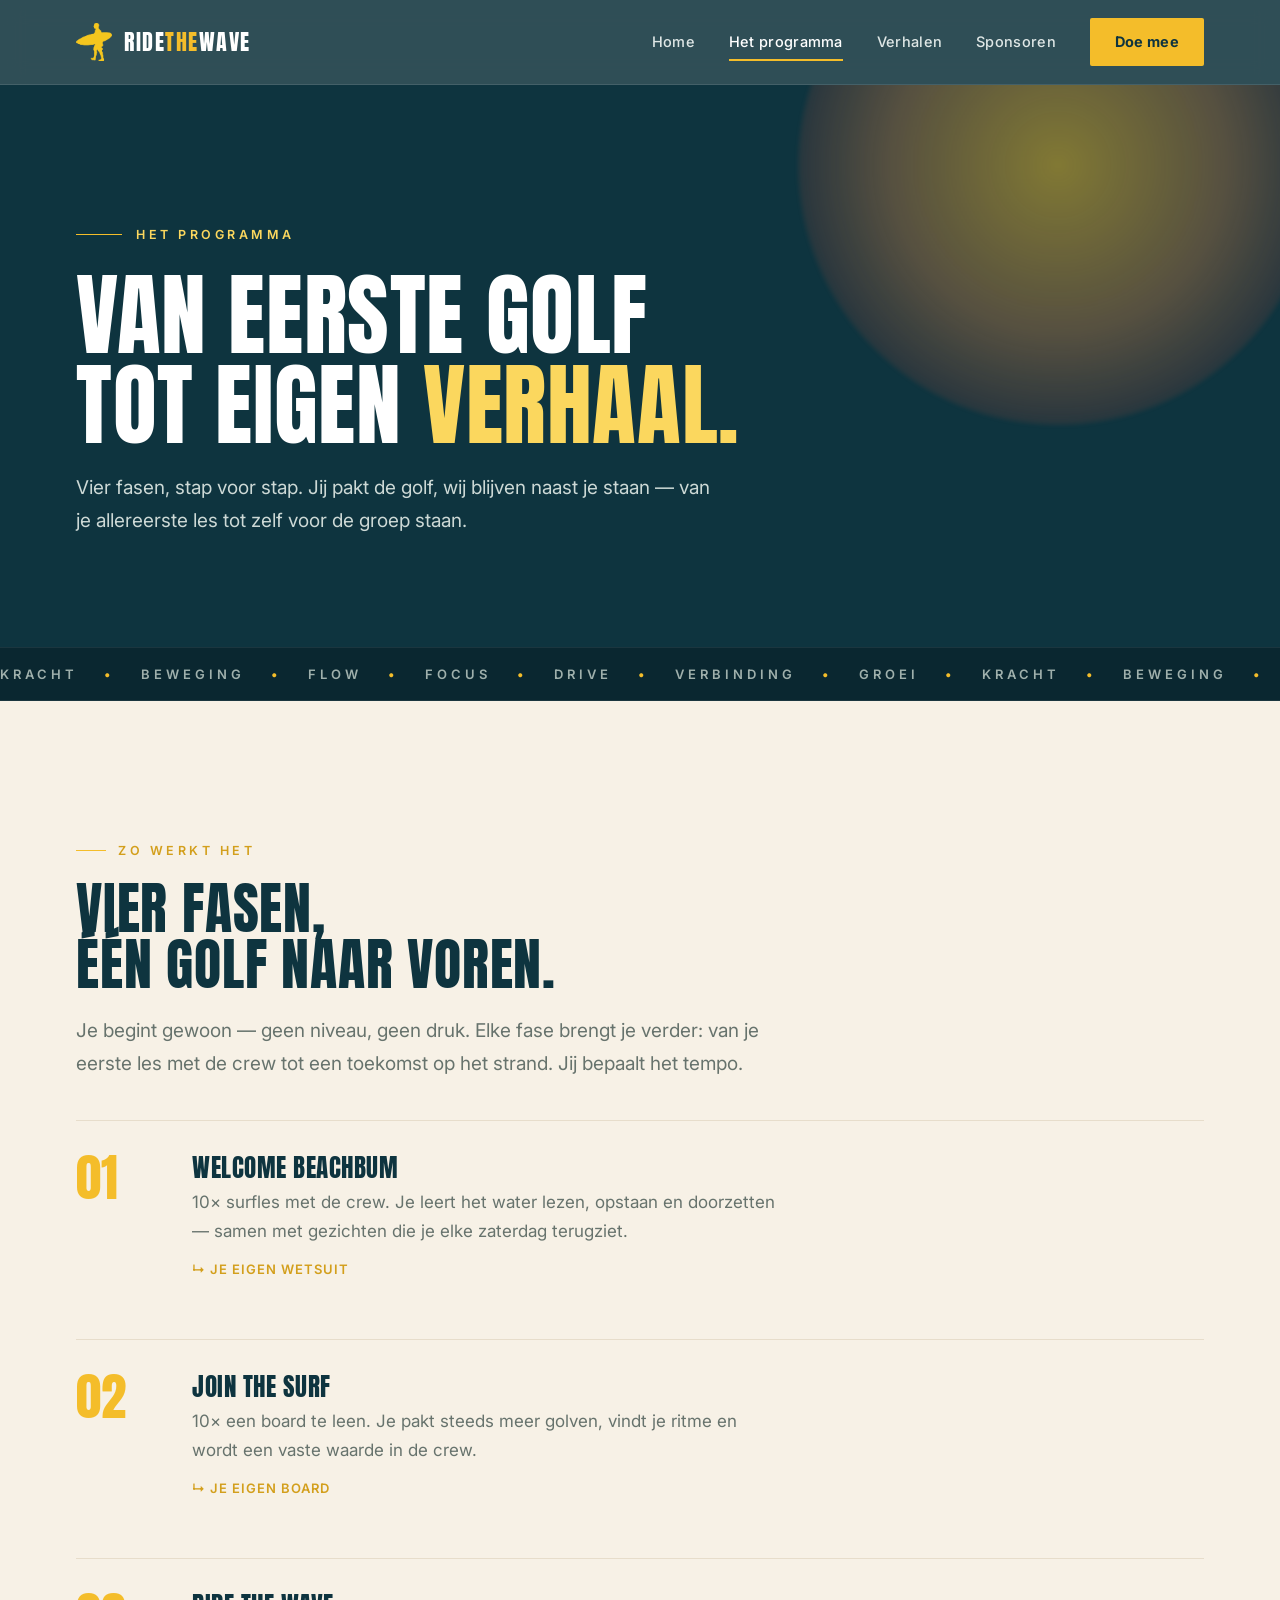
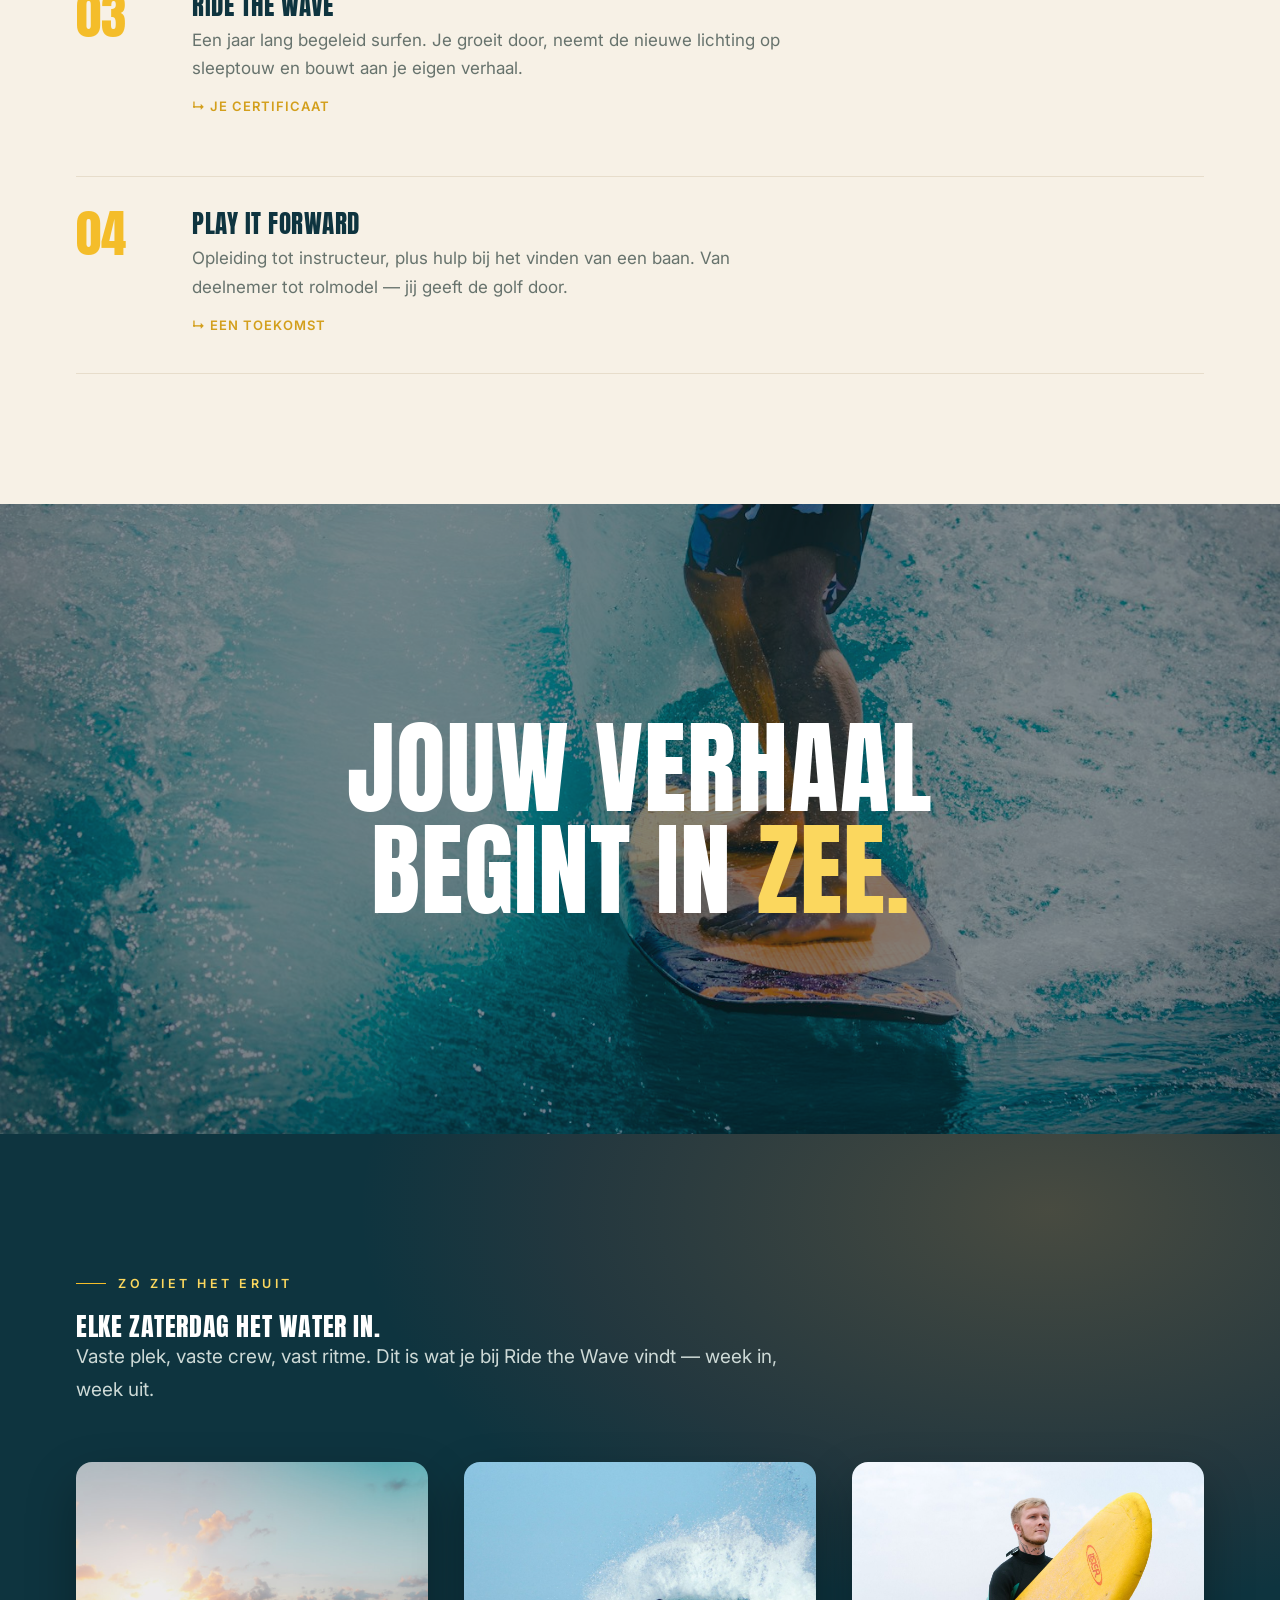
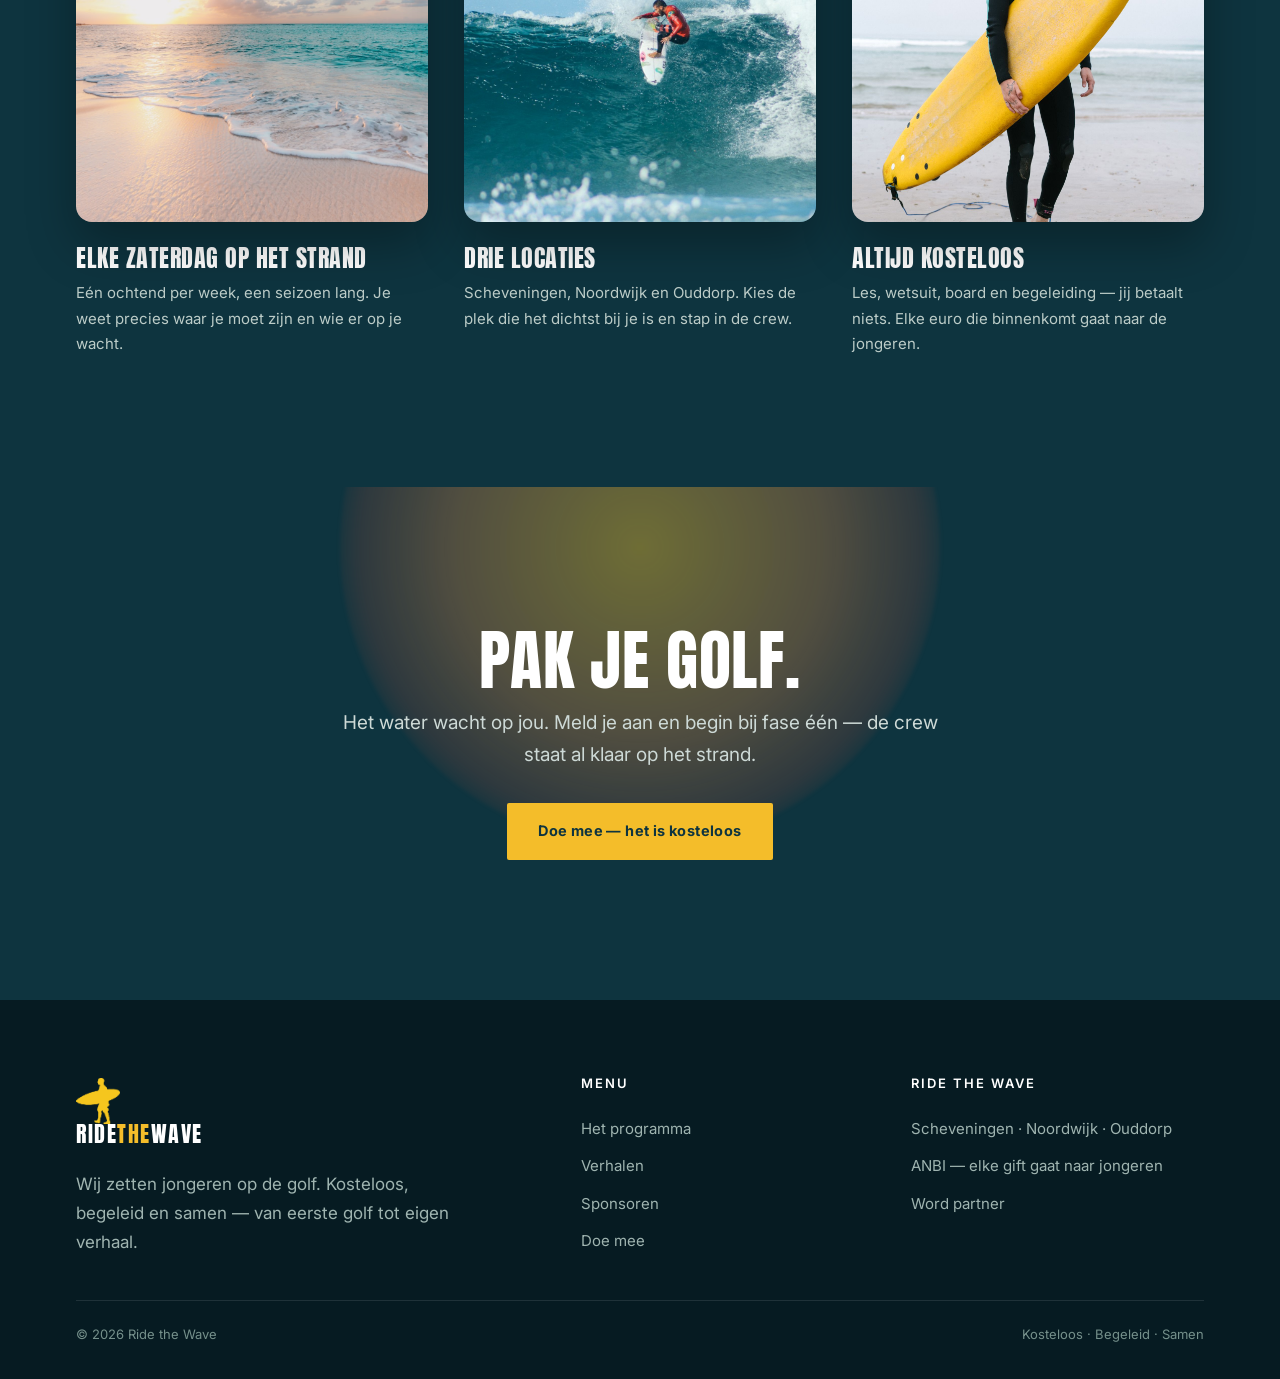
<file: rtw/het-programma.html>
<!DOCTYPE html><html lang="nl"><head>
<meta charset="utf-8"><meta name="viewport" content="width=device-width,initial-scale=1">
<title>Ride the Wave — Het programma</title>
<link href="https://fonts.googleapis.com/css2?family=Anton&family=Inter:wght@400;500;600;700&display=swap" rel="stylesheet">
<link rel="stylesheet" href="styles.css?v=18">
</head><body>

<nav class="nav"><div class="wrap">
  <a class="brand" href="index.html"><img src="assets/poppetje-yellow.png" alt="Ride the Wave"><span class="wm">RIDE<b>THE</b>WAVE</span></a>
  <button class="nav-toggle" aria-label="Menu openen" onclick="document.querySelector('.nav-links').classList.toggle('open')">☰</button>
  <div class="nav-links">
    <a href="index.html">Home</a><a href="het-programma.html" class="active">Het programma</a><a href="verhalen.html">Verhalen</a><a href="sponsoren.html">Sponsoren</a>
    <a class="btn btn-terra" href="doe-mee.html">Doe mee</a>
  </div>
</div></nav>

<section class="phero"><div class="wrap">
  <span class="kicker">Het programma</span>
  <h1>Van eerste golf<br>tot eigen <em>verhaal.</em></h1>
  <p>Vier fasen, stap voor stap. Jij pakt de golf, wij blijven naast je staan — van je allereerste les tot zelf voor de groep staan.</p>
</div></section>

<div class="band"><div class="row">
  <span>Kracht <i class="dot">•</i> Beweging <i class="dot">•</i> Flow <i class="dot">•</i> Focus <i class="dot">•</i> Drive <i class="dot">•</i> Verbinding <i class="dot">•</i> Groei <i class="dot">•</i> </span>
  <span>Kracht <i class="dot">•</i> Beweging <i class="dot">•</i> Flow <i class="dot">•</i> Focus <i class="dot">•</i> Drive <i class="dot">•</i> Verbinding <i class="dot">•</i> Groei <i class="dot">•</i> </span>
</div></div>

<section class="sec creme">
  <div class="wrap">
    <div class="eyebrow rv">Zo werkt het</div>
    <h2 class="rv">Vier fasen,<br>één golf naar voren.</h2>
    <p class="lead rv">Je begint gewoon — geen niveau, geen druk. Elke fase brengt je verder: van je eerste les met de crew tot een toekomst op het strand. Jij bepaalt het tempo.</p>
    <div class="grid rv" style="margin-top:40px;gap:22px">
      <div class="phase">
        <div class="num">01</div>
        <div>
          <h3>Welcome Beachbum</h3>
          <p>10× surfles met de crew. Je leert het water lezen, opstaan en doorzetten — samen met gezichten die je elke zaterdag terugziet.</p>
          <span class="out">↳ je eigen wetsuit</span>
        </div>
      </div>
      <div class="phase">
        <div class="num">02</div>
        <div>
          <h3>Join the Surf</h3>
          <p>10× een board te leen. Je pakt steeds meer golven, vindt je ritme en wordt een vaste waarde in de crew.</p>
          <span class="out">↳ je eigen board</span>
        </div>
      </div>
      <div class="phase">
        <div class="num">03</div>
        <div>
          <h3>Ride the Wave</h3>
          <p>Een jaar lang begeleid surfen. Je groeit door, neemt de nieuwe lichting op sleeptouw en bouwt aan je eigen verhaal.</p>
          <span class="out">↳ je certificaat</span>
        </div>
      </div>
      <div class="phase">
        <div class="num">04</div>
        <div>
          <h3>Play it Forward</h3>
          <p>Opleiding tot instructeur, plus hulp bij het vinden van een baan. Van deelnemer tot rolmodel — jij geeft de golf door.</p>
          <span class="out">↳ een toekomst</span>
        </div>
      </div>
    </div>
  </div>
</section>

<section class="break">
  <img src="assets/photos/wave.jpg" alt="Golf breekt op zee">
  <div class="grad"></div>
  <h2 class="anton rv">Jouw verhaal<br>begint in <span>zee.</span></h2>
</section>

<!-- FESTIVAL-sectie: sunset-gradient + witomlijste fotokaarten -->
<section class="festival">
  <div class="wrap">
    <div class="head rv">
      <div class="eyebrow">Zo ziet het eruit</div>
      <h2>Elke zaterdag het water in.</h2>
      <p class="lead">Vaste plek, vaste crew, vast ritme. Dit is wat je bij Ride the Wave vindt — week in, week uit.</p>
    </div>
    <div class="fcards">
      <div class="fitem rv"><div class="frame"><img src="assets/photos/beach.jpg" alt="Crew op het strand op zaterdagochtend"></div>
        <h3>Elke zaterdag op het strand</h3><p>Eén ochtend per week, een seizoen lang. Je weet precies waar je moet zijn en wie er op je wacht.</p></div>
      <div class="fitem rv"><div class="frame"><img src="assets/photos/surf2.jpg" alt="Surfer pakt een golf voor de kust"></div>
        <h3>Drie locaties</h3><p>Scheveningen, Noordwijk en Ouddorp. Kies de plek die het dichtst bij je is en stap in de crew.</p></div>
      <div class="fitem rv"><div class="frame"><img src="assets/photos/lesson.jpg" alt="Begeleider geeft surfles aan jongere"></div>
        <h3>Altijd kosteloos</h3><p>Les, wetsuit, board en begeleiding — jij betaalt niets. Elke euro die binnenkomt gaat naar de jongeren.</p></div>
    </div>
  </div>
</section>

<section class="ctastrip">
  <div class="wrap rv">
    <h2>Pak je golf.</h2>
    <p>Het water wacht op jou. Meld je aan en begin bij fase één — de crew staat al klaar op het strand.</p>
    <a class="btn btn-yellow" href="doe-mee.html">Doe mee — het is kosteloos</a>
  </div>
</section>

<footer class="foot"><div class="wrap">
  <div class="top">
    <div><a class="brand" href="index.html"><img src="assets/poppetje-yellow.png" alt="" style="height:46px"><span class="wm">RIDE<b>THE</b>WAVE</span></a>
      <p style="margin-top:14px;max-width:36ch">Wij zetten jongeren op de golf. Kosteloos, begeleid en samen — van eerste golf tot eigen verhaal.</p></div>
    <div><h4>Menu</h4><a href="het-programma.html">Het programma</a><a href="verhalen.html">Verhalen</a><a href="sponsoren.html">Sponsoren</a><a href="doe-mee.html">Doe mee</a></div>
    <div><h4>Ride the Wave</h4><a>Scheveningen · Noordwijk · Ouddorp</a><a>ANBI — elke gift gaat naar jongeren</a><a href="doe-mee.html">Word partner</a></div>
  </div>
  <div class="bar"><span>© 2026 Ride the Wave</span><span>Kosteloos · Begeleid · Samen</span></div>
</div></footer>

<script>
document.querySelectorAll('.nav-links a').forEach(a=>a.addEventListener('click',()=>document.querySelector('.nav-links').classList.remove('open')));
const io=new IntersectionObserver(es=>es.forEach(e=>{if(e.isIntersecting){e.target.classList.add('in');io.unobserve(e.target)}}),{threshold:.12});
document.querySelectorAll('.rv').forEach(el=>io.observe(el));
</script>
</body></html>
</file>
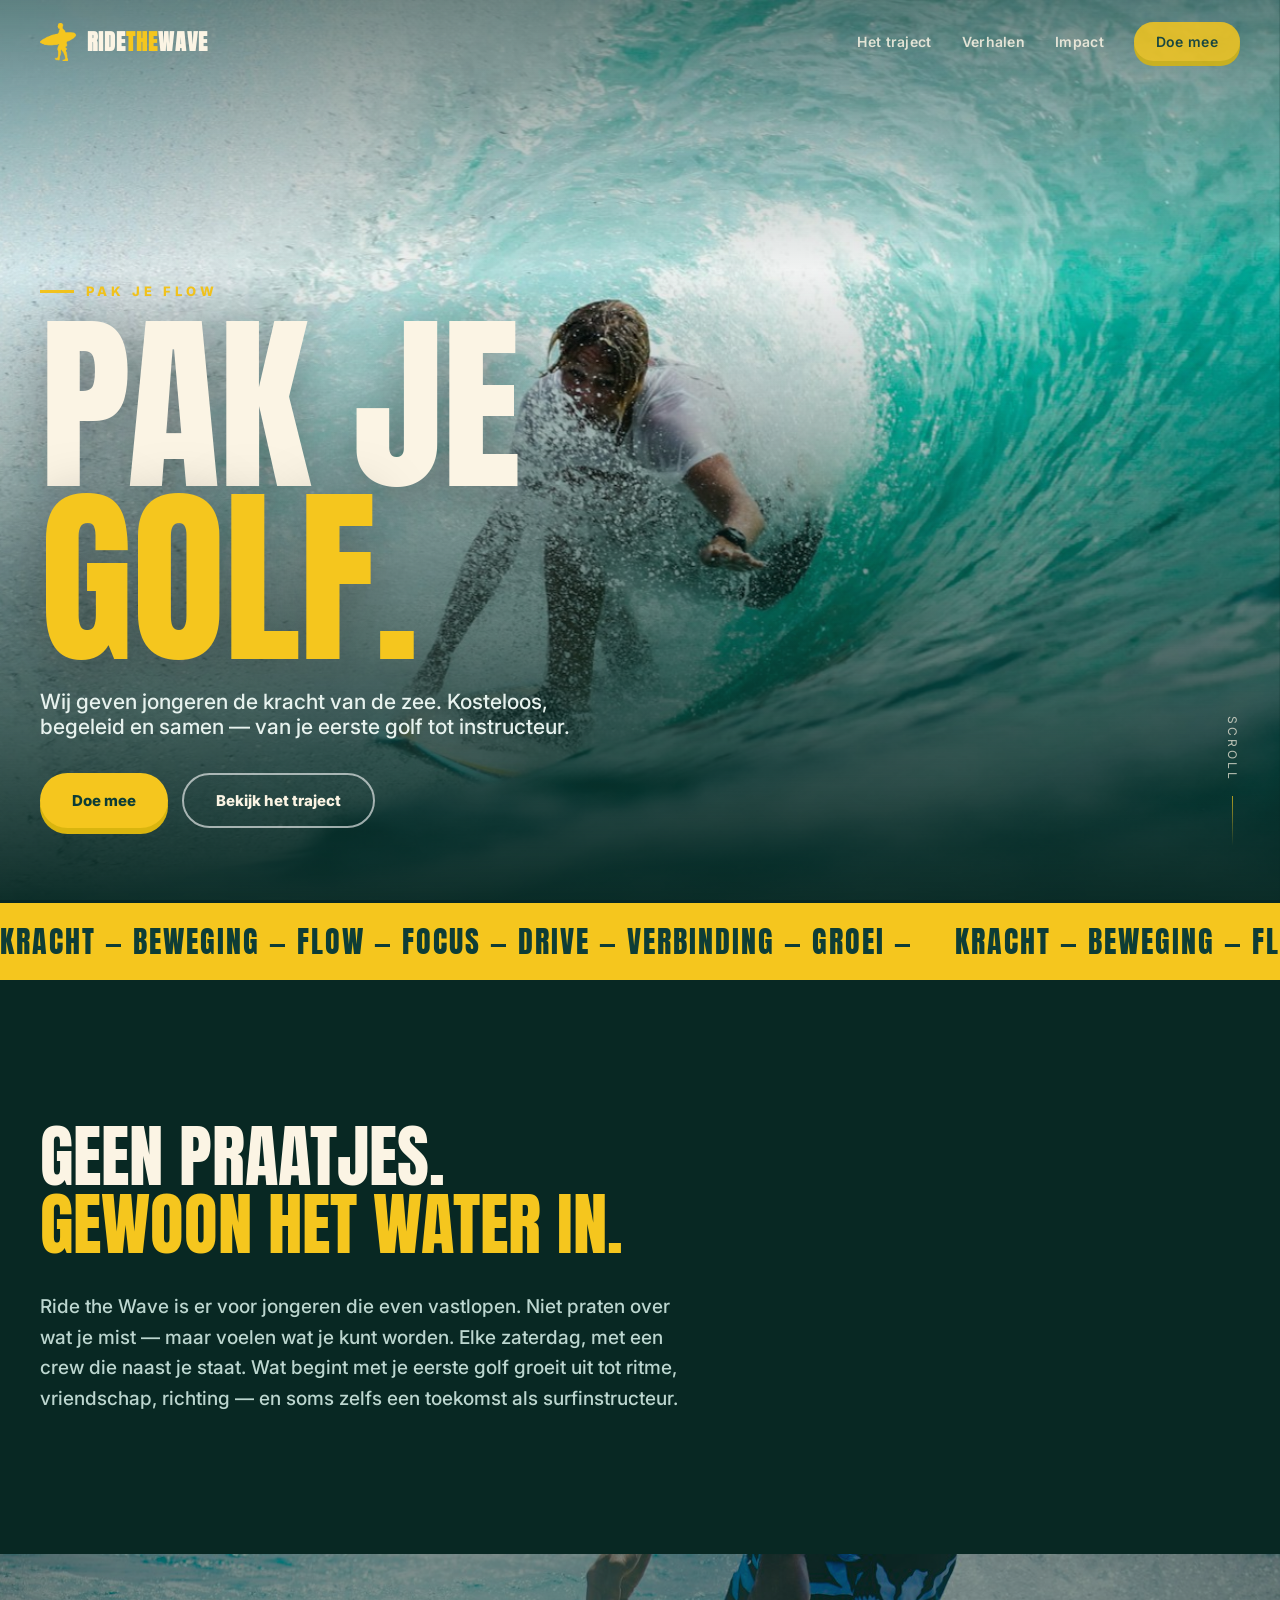
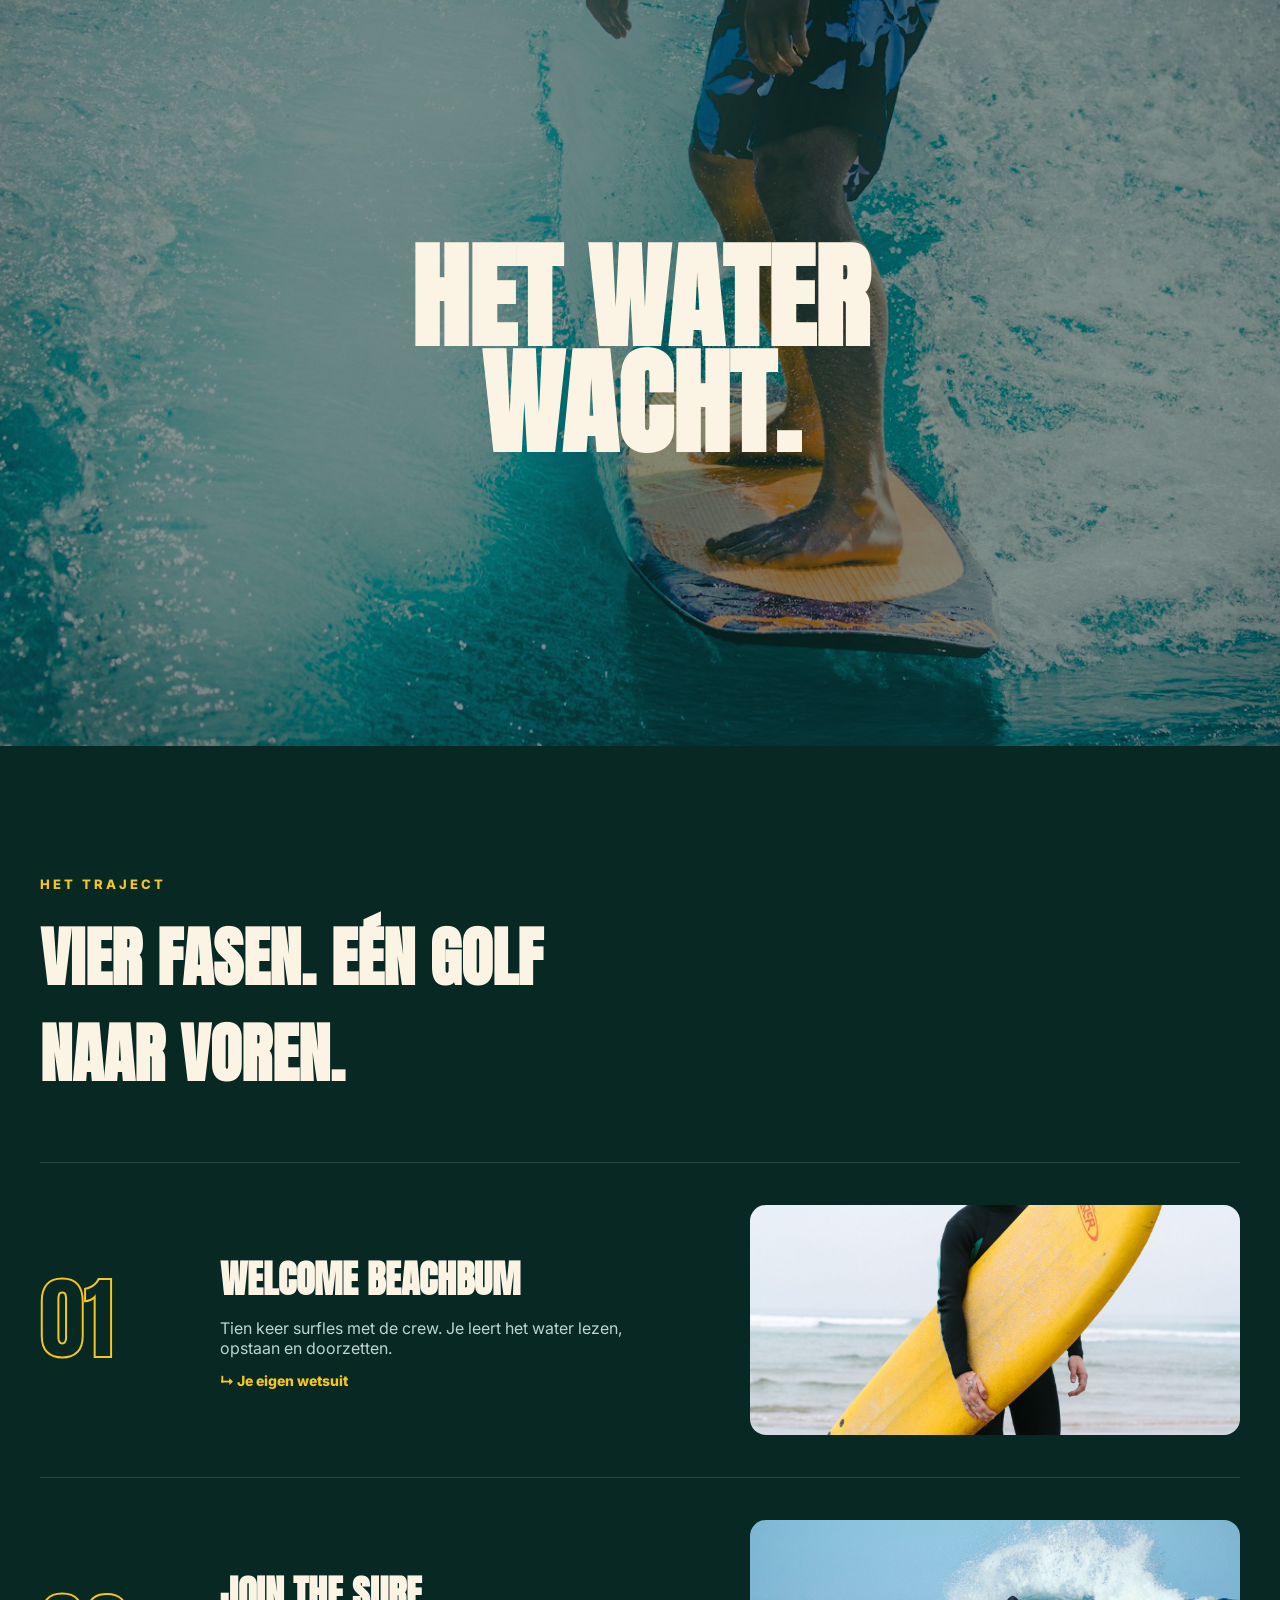
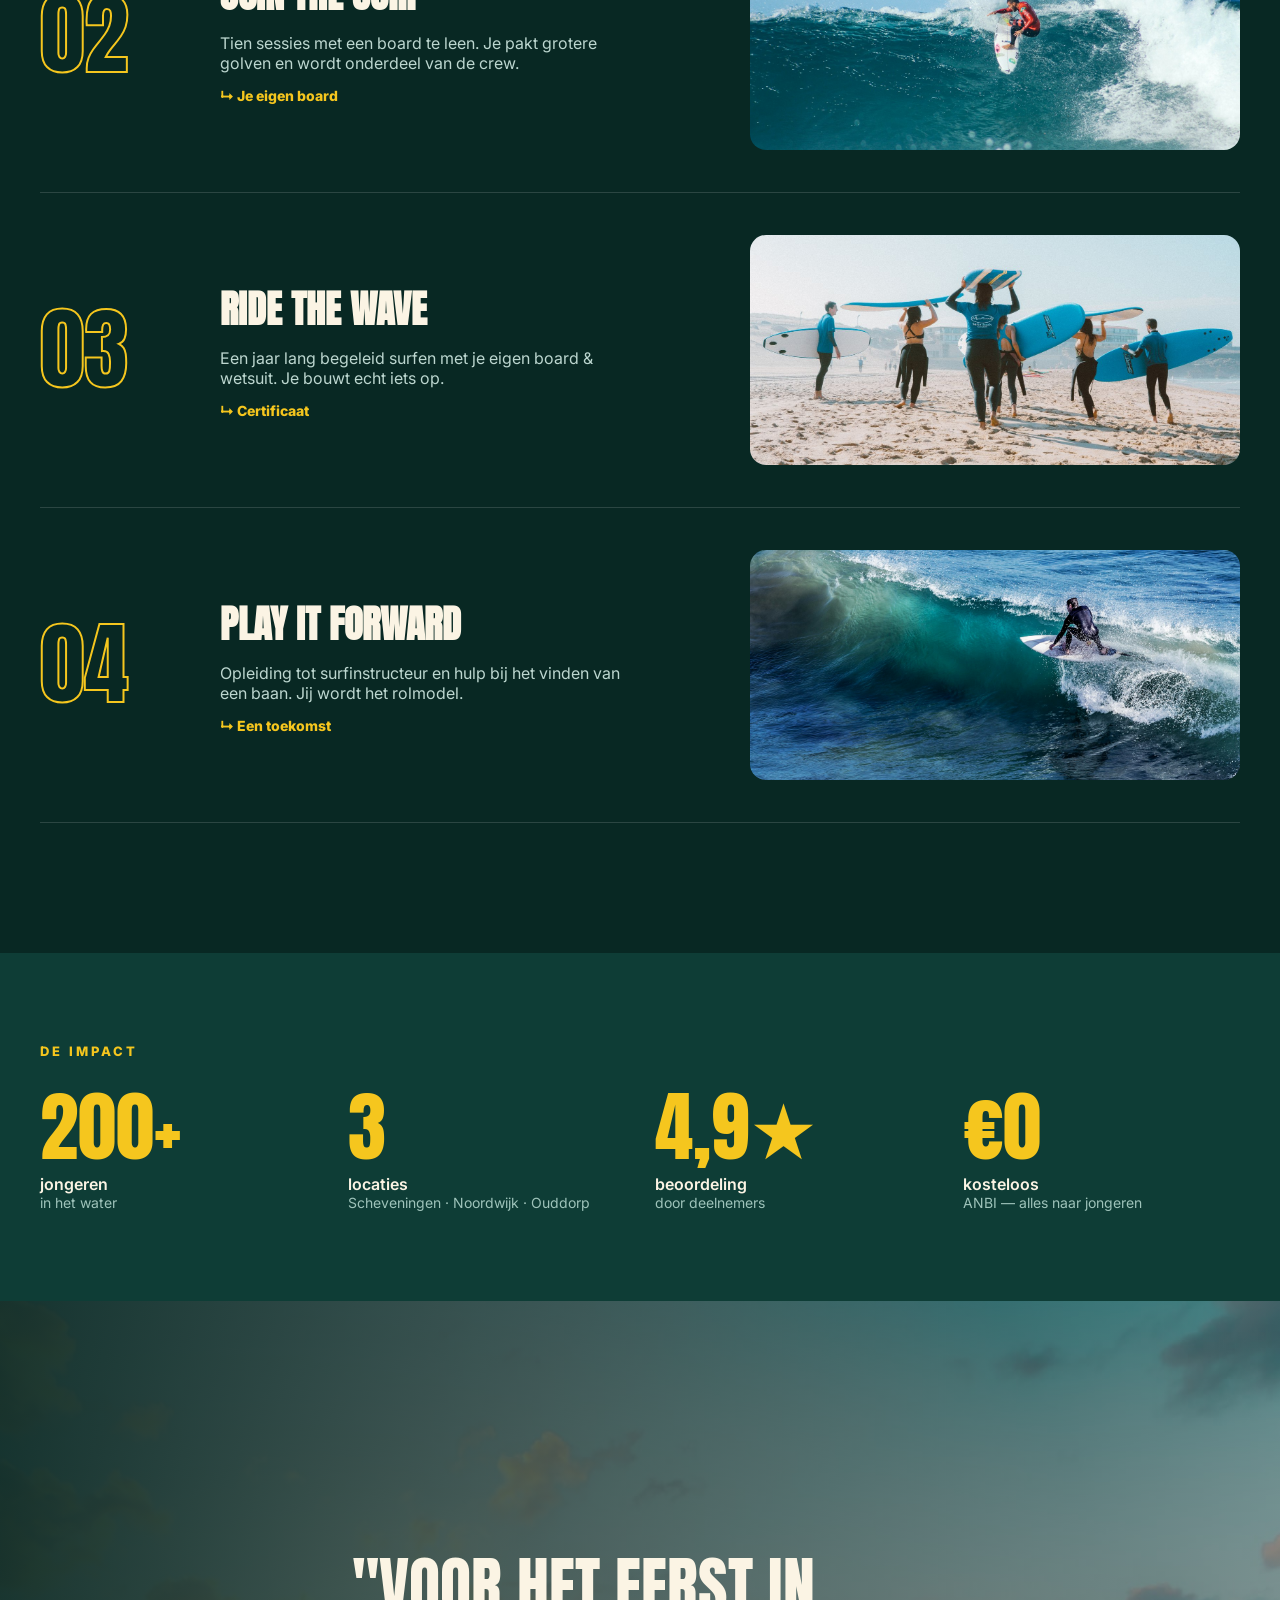
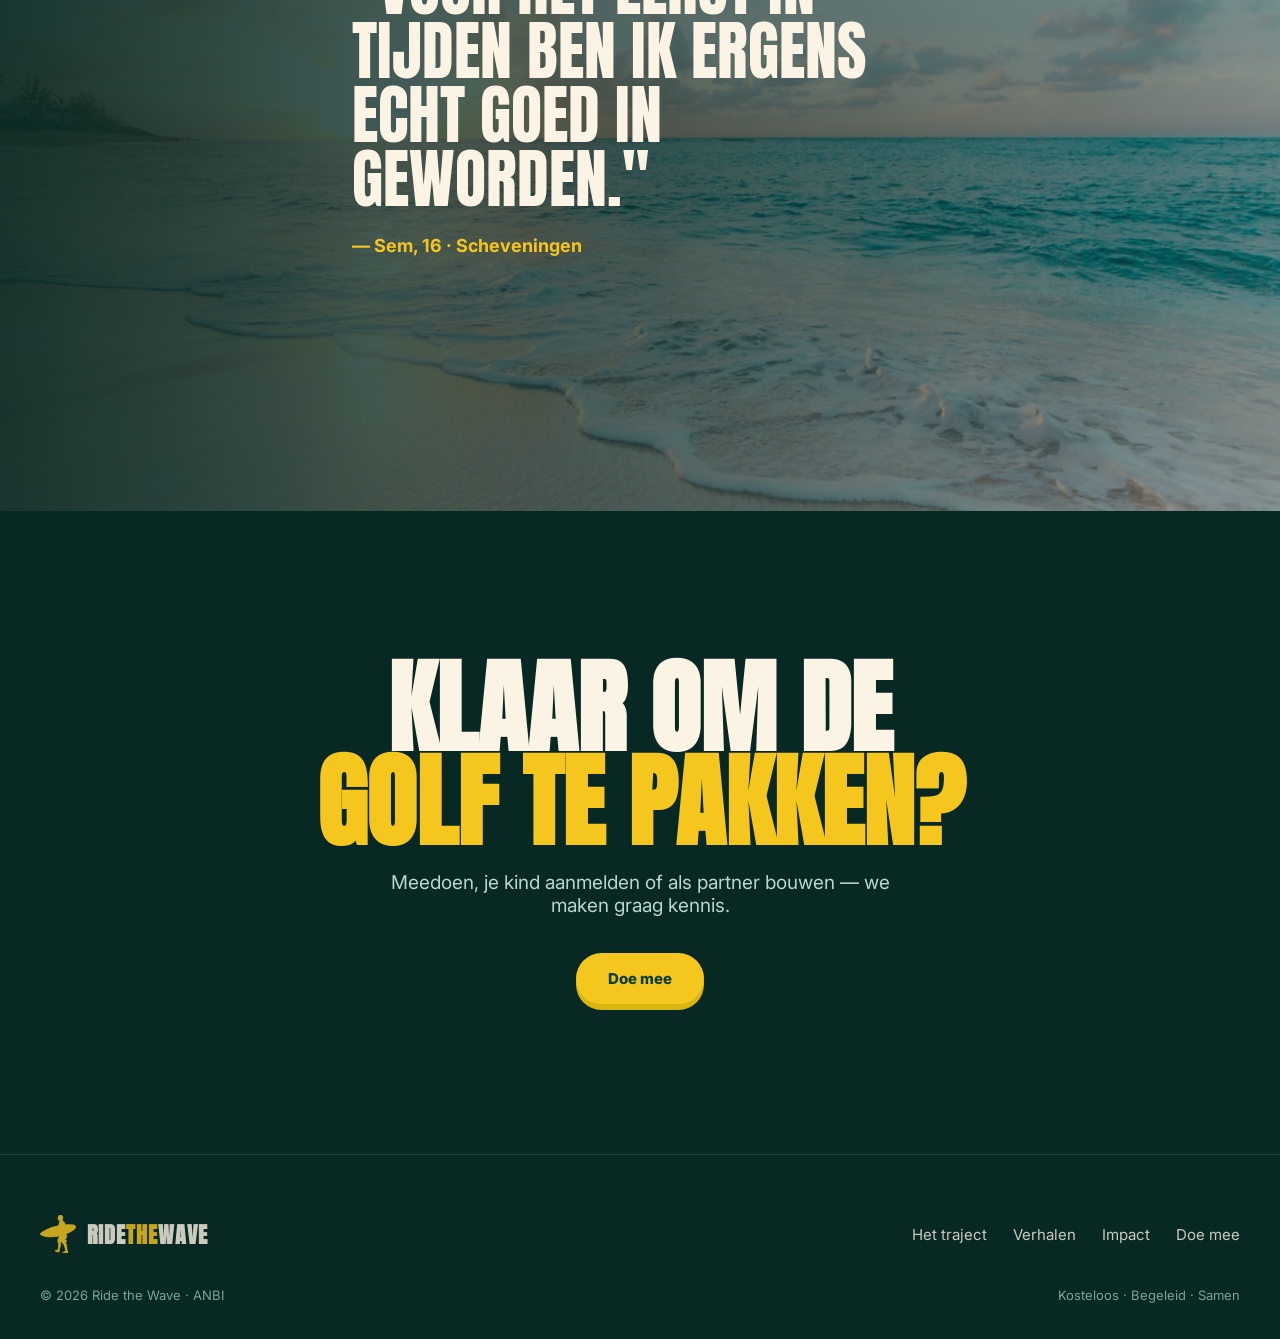
<file: rtw/showcase.html>
<!DOCTYPE html><html lang="nl"><head>
<meta charset="utf-8"><meta name="viewport" content="width=device-width,initial-scale=1">
<title>Ride the Wave — Pak je golf</title>
<link href="https://fonts.googleapis.com/css2?family=Anton&family=Inter:wght@400;500;600;700&display=swap" rel="stylesheet">
<style>
:root{--green:#0E3D36;--green-d:#082823;--moss:#2FB39A;--yellow:#F5C61E;--cream:#FBF4E4;--ink:#0c241f}
*{margin:0;padding:0;box-sizing:border-box}
html{scroll-behavior:smooth}
body{font-family:'Inter',system-ui,sans-serif;background:var(--green-d);color:var(--cream);-webkit-font-smoothing:antialiased;overflow-x:hidden}
img{display:block;max-width:100%}
a{color:inherit;text-decoration:none}
.anton{font-family:'Anton',sans-serif;font-weight:400;text-transform:uppercase;line-height:.9;letter-spacing:.5px}
.wrap{max-width:1280px;margin:0 auto;padding:0 40px}
::selection{background:var(--yellow);color:var(--green)}
.yel{color:var(--yellow)}

/* nav */
nav{position:fixed;top:0;left:0;right:0;z-index:60;display:flex;align-items:center;justify-content:space-between;padding:22px 40px;transition:background .3s,padding .3s}
nav.solid{background:rgba(8,40,35,.9);backdrop-filter:blur(12px);padding:14px 40px}
.logo{display:flex;align-items:center;gap:11px}
.logo img{height:38px}
.logo b{font-family:'Anton';font-size:22px;letter-spacing:1px}.logo b i{color:var(--yellow);font-style:normal}
.nlinks{display:flex;align-items:center;gap:30px}
.nlinks a{font-weight:600;font-size:14px;letter-spacing:.3px;opacity:.85;transition:opacity .2s}
.nlinks a:hover{opacity:1}
.doe{background:var(--yellow);color:var(--green);padding:11px 22px;border-radius:99px;font-weight:800;font-size:14px;box-shadow:0 5px 0 #d9b50f;transition:transform .15s}
.doe:hover{transform:translateY(-2px)}
.burger{display:none;font-size:26px;background:none;border:0;color:#fff;cursor:pointer}
@media(max-width:860px){.nlinks{display:none}.burger{display:block}}

/* HERO */
.hero{position:relative;height:100vh;min-height:640px;display:flex;align-items:flex-end;overflow:hidden}
.hero img{position:absolute;inset:0;width:100%;height:120%;object-fit:cover;will-change:transform}
.hero .grad{position:absolute;inset:0;background:linear-gradient(180deg,rgba(8,40,35,.55),rgba(8,40,35,.05) 30%,rgba(8,40,35,.5) 65%,rgba(8,40,35,.96))}
.hero .wrap{position:relative;padding-bottom:8vh;width:100%}
.hk{display:inline-flex;align-items:center;gap:12px;font-weight:800;letter-spacing:4px;font-size:13px;text-transform:uppercase;color:var(--yellow);margin-bottom:20px}
.hk::before{content:"";width:34px;height:3px;background:var(--yellow)}
.hero h1{font-size:clamp(64px,15vw,230px);letter-spacing:-1px;text-shadow:0 10px 60px rgba(0,0,0,.35)}
.hero h1 span{display:block}
.hsub{margin-top:24px;max-width:42ch;font-size:clamp(16px,1.8vw,21px);color:#e7f2ee;font-weight:500}
.hbtns{margin-top:34px;display:flex;gap:14px;flex-wrap:wrap}
.btn{display:inline-flex;align-items:center;gap:.5em;font-weight:800;font-size:15px;padding:16px 32px;border-radius:99px;cursor:pointer;transition:transform .15s}
.btn:hover{transform:translateY(-2px)}
.btn-y{background:var(--yellow);color:var(--green);box-shadow:0 6px 0 #d9b50f}
.btn-o{border:2px solid rgba(255,255,255,.6)}
.scrollcue{position:absolute;right:40px;bottom:6vh;writing-mode:vertical-rl;font-size:12px;letter-spacing:3px;text-transform:uppercase;opacity:.7;display:flex;align-items:center;gap:14px}
.scrollcue::after{content:"";width:1px;height:50px;background:linear-gradient(var(--yellow),transparent);animation:drip 1.8s infinite}
@keyframes drip{0%{transform:scaleY(0);transform-origin:top}50%{transform:scaleY(1);transform-origin:top}51%{transform-origin:bottom}100%{transform:scaleY(0);transform-origin:bottom}}

/* marquee */
.marq{background:var(--yellow);color:var(--green);overflow:hidden;padding:16px 0;border-top:3px solid var(--green-d);border-bottom:3px solid var(--green-d)}
.marq .row{display:flex;white-space:nowrap;animation:scroll 30s linear infinite;font-family:'Anton';font-size:30px;letter-spacing:2px;text-transform:uppercase}
.marq .row span{padding-right:42px}
@keyframes scroll{to{transform:translateX(-50%)}}

/* manifesto */
.manifesto{padding:140px 0}
.manifesto p{font-family:'Anton';font-size:clamp(32px,5.4vw,82px);line-height:.98;text-transform:uppercase;max-width:18ch}
.manifesto .small{font-family:'Inter';font-size:19px;font-weight:500;color:#bcd6cf;max-width:54ch;margin-top:34px;line-height:1.6;text-transform:none}

/* full-bleed break */
.break{height:88vh;min-height:560px;position:relative;display:flex;align-items:center;justify-content:center;text-align:center;overflow:hidden}
.break img{position:absolute;inset:0;width:100%;height:120%;object-fit:cover}
.break .grad{position:absolute;inset:0;background:rgba(8,40,35,.5)}
.break h2{position:relative;font-family:'Anton';font-size:clamp(40px,9vw,150px);text-transform:uppercase;line-height:.92}

/* journey */
.journey{padding:130px 0}
.eyebrow{font-weight:800;letter-spacing:3px;font-size:13px;text-transform:uppercase;color:var(--yellow);margin-bottom:18px}
.journey>.wrap>h2{font-family:'Anton';font-size:clamp(34px,5vw,68px);text-transform:uppercase;margin-bottom:60px;max-width:16ch}
.step{display:grid;grid-template-columns:140px 1fr 1fr;gap:40px;align-items:center;padding:42px 0;border-top:1px solid rgba(255,255,255,.14)}
.step:last-child{border-bottom:1px solid rgba(255,255,255,.14)}
.step .no{font-family:'Anton';font-size:clamp(60px,7vw,110px);color:transparent;-webkit-text-stroke:2px var(--yellow);line-height:1}
.step h3{font-family:'Anton';font-size:clamp(26px,3vw,40px);text-transform:uppercase;margin-bottom:10px}
.step p{color:#bcd6cf;max-width:42ch}
.step .out{display:inline-block;margin-top:14px;color:var(--yellow);font-weight:800;font-size:14px}
.step img{width:100%;height:230px;object-fit:cover;border-radius:16px}
@media(max-width:860px){.step{grid-template-columns:1fr;gap:18px}.step img{height:200px}}

/* stats */
.stats{background:var(--green);padding:90px 0}
.stats .grid{display:grid;grid-template-columns:repeat(4,1fr);gap:30px}
.stats .n{font-family:'Anton';font-size:clamp(48px,6vw,86px);color:var(--yellow);line-height:1}
.stats .l{font-weight:600;margin-top:8px}.stats small{display:block;color:#9ec3ba;font-weight:400;font-size:14px}
@media(max-width:680px){.stats .grid{grid-template-columns:repeat(2,1fr);gap:24px}}

/* quote */
.story{position:relative;min-height:90vh;display:flex;align-items:center;overflow:hidden}
.story img{position:absolute;inset:0;width:100%;height:120%;object-fit:cover}
.story .grad{position:absolute;inset:0;background:linear-gradient(90deg,rgba(8,40,35,.92),rgba(8,40,35,.35))}
.story .wrap{position:relative}
.story q{font-family:'Anton';font-size:clamp(30px,5vw,76px);text-transform:uppercase;line-height:1;quotes:none;display:block;max-width:18ch}
.story .by{margin-top:24px;color:var(--yellow);font-weight:700;font-size:18px}

/* CTA */
.cta{text-align:center;padding:150px 0}
.cta h2{font-family:'Anton';font-size:clamp(44px,8vw,124px);text-transform:uppercase;line-height:.92}
.cta p{margin:22px auto 36px;max-width:46ch;font-size:19px;color:#bcd6cf}

/* footer */
footer{background:var(--green-d);padding:60px 0 36px;border-top:1px solid rgba(255,255,255,.1)}
footer .top{display:flex;justify-content:space-between;flex-wrap:wrap;gap:24px;align-items:center}
footer .links{display:flex;gap:26px;flex-wrap:wrap}
footer a{opacity:.8;font-size:15px}footer a:hover{opacity:1}
footer .bar{margin-top:34px;font-size:13px;color:#7ba298;display:flex;justify-content:space-between;flex-wrap:wrap;gap:8px}

.rv{opacity:0;transform:translateY(34px);transition:opacity .8s,transform .8s}.rv.in{opacity:1;transform:none}
</style></head>
<body>

<nav id="nav">
  <a class="logo" href="index.html"><img src="assets/poppetje-yellow.png" alt=""><b>RIDE<i>THE</i>WAVE</b></a>
  <div class="nlinks">
    <a href="#traject">Het traject</a><a href="#verhaal">Verhalen</a><a href="#impact">Impact</a>
    <a class="doe" href="doe-mee.html">Doe mee</a>
  </div>
  <button class="burger" onclick="location.href='doe-mee.html'">☰</button>
</nav>

<header class="hero">
  <img id="heroimg" src="assets/photos/hero.jpg" alt="Surfer in de golf">
  <div class="grad"></div>
  <div class="wrap">
    <span class="hk">Pak je flow</span>
    <h1 class="anton"><span>Pak je</span><span class="yel">golf.</span></h1>
    <p class="hsub">Wij geven jongeren de kracht van de zee. Kosteloos, begeleid en samen — van je eerste golf tot instructeur.</p>
    <div class="hbtns">
      <a class="btn btn-y" href="doe-mee.html">Doe mee</a>
      <a class="btn btn-o" href="#traject">Bekijk het traject</a>
    </div>
  </div>
  <div class="scrollcue">scroll</div>
</header>

<div class="marq"><div class="row">
  <span>Kracht — Beweging — Flow — Focus — Drive — Verbinding — Groei —</span>
  <span>Kracht — Beweging — Flow — Focus — Drive — Verbinding — Groei —</span>
</div></div>

<section class="manifesto"><div class="wrap">
  <p class="rv">Geen praatjes. <span class="yel">Gewoon het water in.</span></p>
  <p class="small rv">Ride the Wave is er voor jongeren die even vastlopen. Niet praten over wat je mist — maar voelen wat je kunt worden. Elke zaterdag, met een crew die naast je staat. Wat begint met je eerste golf groeit uit tot ritme, vriendschap, richting — en soms zelfs een toekomst als surfinstructeur.</p>
</div></section>

<section class="break">
  <img id="brk" src="assets/photos/wave.jpg" alt="Golf">
  <div class="grad"></div>
  <h2 class="rv">Het water<br>wacht.</h2>
</section>

<section class="journey" id="traject"><div class="wrap">
  <div class="eyebrow rv">Het traject</div>
  <h2 class="rv">Vier fasen. Eén golf naar voren.</h2>
  <div class="step rv"><div class="no">01</div><div><h3>Welcome Beachbum</h3><p>Tien keer surfles met de crew. Je leert het water lezen, opstaan en doorzetten.</p><span class="out">↳ Je eigen wetsuit</span></div><img src="assets/photos/lesson.jpg" alt="Surfles"></div>
  <div class="step rv"><div class="no">02</div><div><h3>Join the Surf</h3><p>Tien sessies met een board te leen. Je pakt grotere golven en wordt onderdeel van de crew.</p><span class="out">↳ Je eigen board</span></div><img src="assets/photos/surf2.jpg" alt="Surfen"></div>
  <div class="step rv"><div class="no">03</div><div><h3>Ride the Wave</h3><p>Een jaar lang begeleid surfen met je eigen board &amp; wetsuit. Je bouwt echt iets op.</p><span class="out">↳ Certificaat</span></div><img src="assets/photos/crew.jpg" alt="Crew"></div>
  <div class="step rv"><div class="no">04</div><div><h3>Play it Forward</h3><p>Opleiding tot surfinstructeur en hulp bij het vinden van een baan. Jij wordt het rolmodel.</p><span class="out">↳ Een toekomst</span></div><img src="assets/photos/surf1.jpg" alt="Instructeur"></div>
</div></section>

<section class="stats" id="impact"><div class="wrap">
  <div class="eyebrow rv" style="margin-bottom:30px">De impact</div>
  <div class="grid rv">
    <div><div class="n">200+</div><div class="l">jongeren<small>in het water</small></div></div>
    <div><div class="n">3</div><div class="l">locaties<small>Scheveningen · Noordwijk · Ouddorp</small></div></div>
    <div><div class="n">4,9★</div><div class="l">beoordeling<small>door deelnemers</small></div></div>
    <div><div class="n">€0</div><div class="l">kosteloos<small>ANBI — alles naar jongeren</small></div></div>
  </div>
</div></section>

<section class="story" id="verhaal">
  <img src="assets/photos/beach.jpg" alt="Jongere bij zee">
  <div class="grad"></div>
  <div class="wrap">
    <q class="rv">"Voor het eerst in tijden ben ik ergens echt goed in geworden."</q>
    <div class="by rv">— Sem, 16 · Scheveningen</div>
  </div>
</section>

<section class="cta"><div class="wrap">
  <h2 class="rv">Klaar om de<br><span class="yel">golf te pakken?</span></h2>
  <p class="rv">Meedoen, je kind aanmelden of als partner bouwen — we maken graag kennis.</p>
  <a class="btn btn-y rv" href="doe-mee.html">Doe mee</a>
</div></section>

<footer><div class="wrap">
  <div class="top">
    <a class="logo" href="index.html"><img src="assets/poppetje-yellow.png" alt=""><b>RIDE<i>THE</i>WAVE</b></a>
    <div class="links"><a href="#traject">Het traject</a><a href="#verhaal">Verhalen</a><a href="#impact">Impact</a><a href="doe-mee.html">Doe mee</a></div>
  </div>
  <div class="bar"><span>© 2026 Ride the Wave · ANBI</span><span>Kosteloos · Begeleid · Samen</span></div>
</div></footer>

<script>
const nav=document.getElementById('nav');
addEventListener('scroll',()=>{nav.classList.toggle('solid',scrollY>60);
  const y=scrollY;document.getElementById('heroimg').style.transform='translateY('+y*0.25+'px)';});
const io=new IntersectionObserver(es=>es.forEach(e=>{if(e.isIntersecting){e.target.classList.add('in');io.unobserve(e.target)}}),{threshold:.15});
document.querySelectorAll('.rv').forEach(el=>io.observe(el));
</script>
</body></html>
</file>
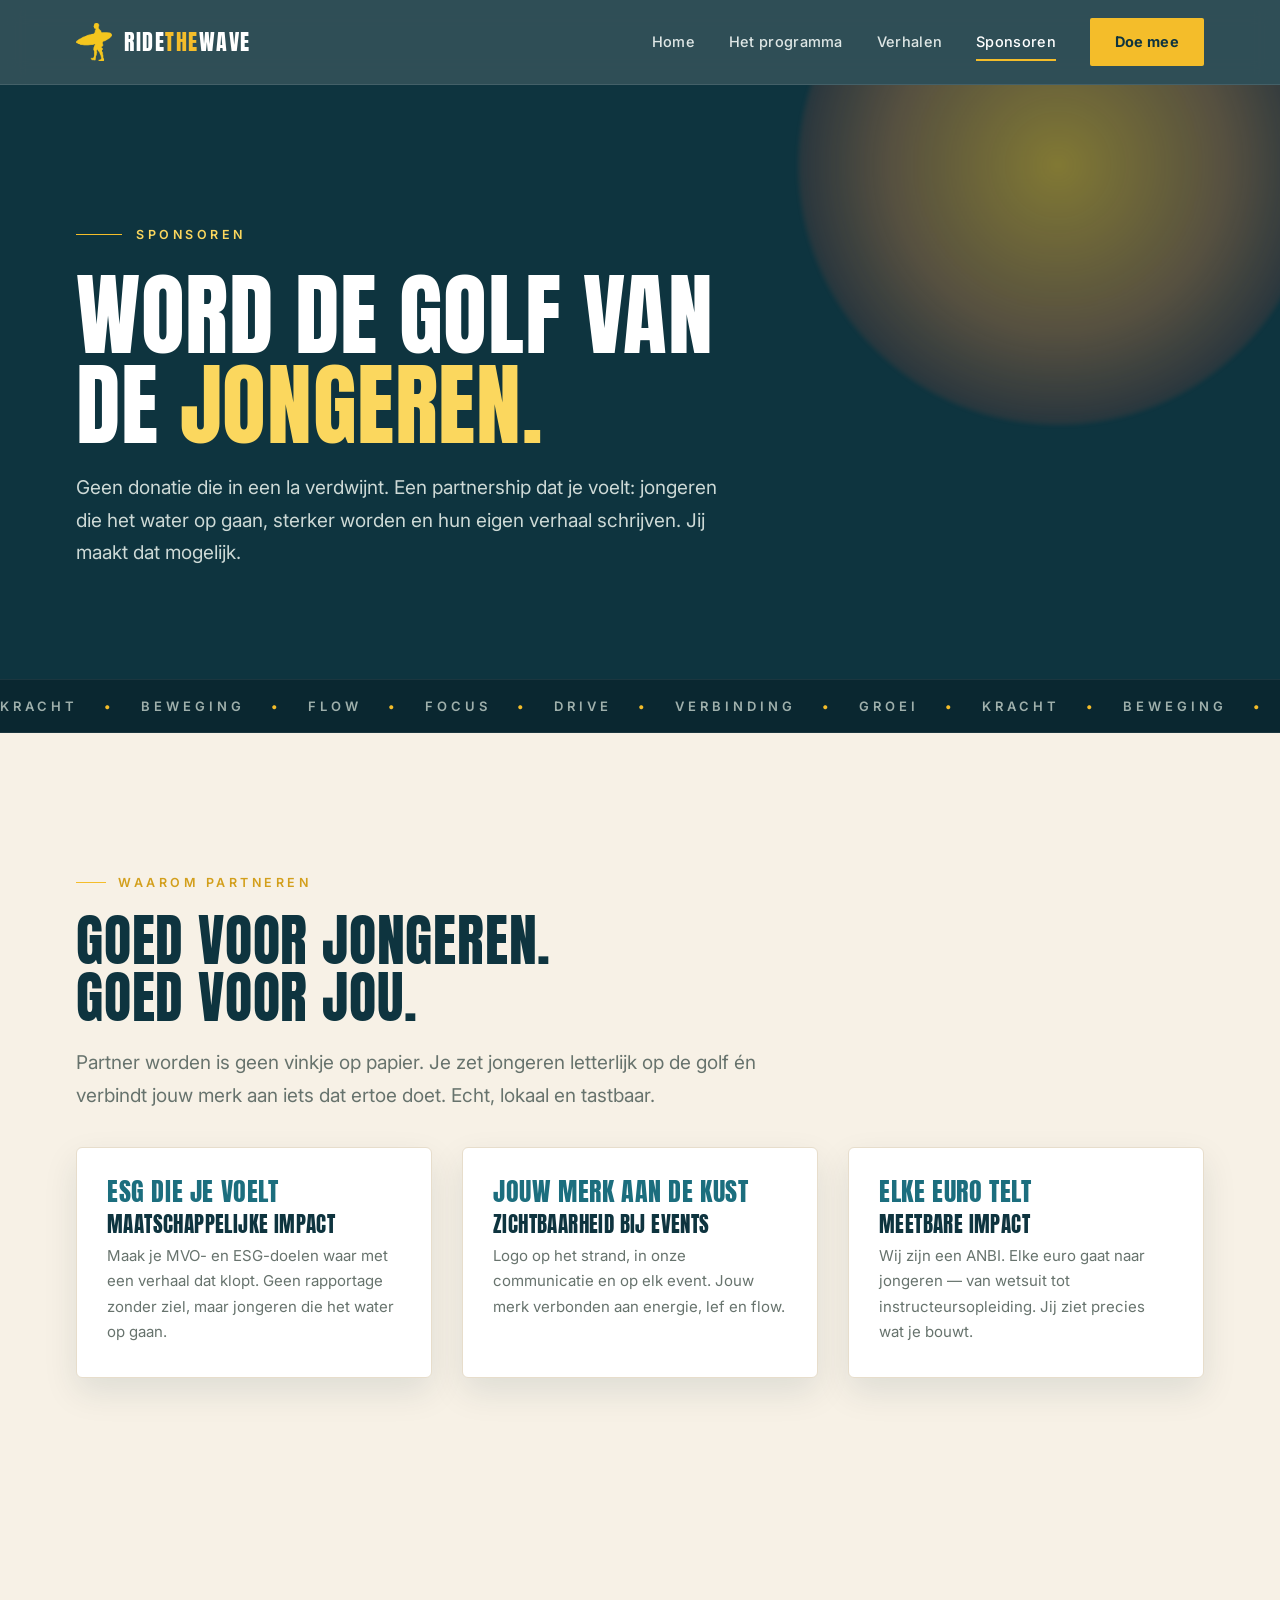
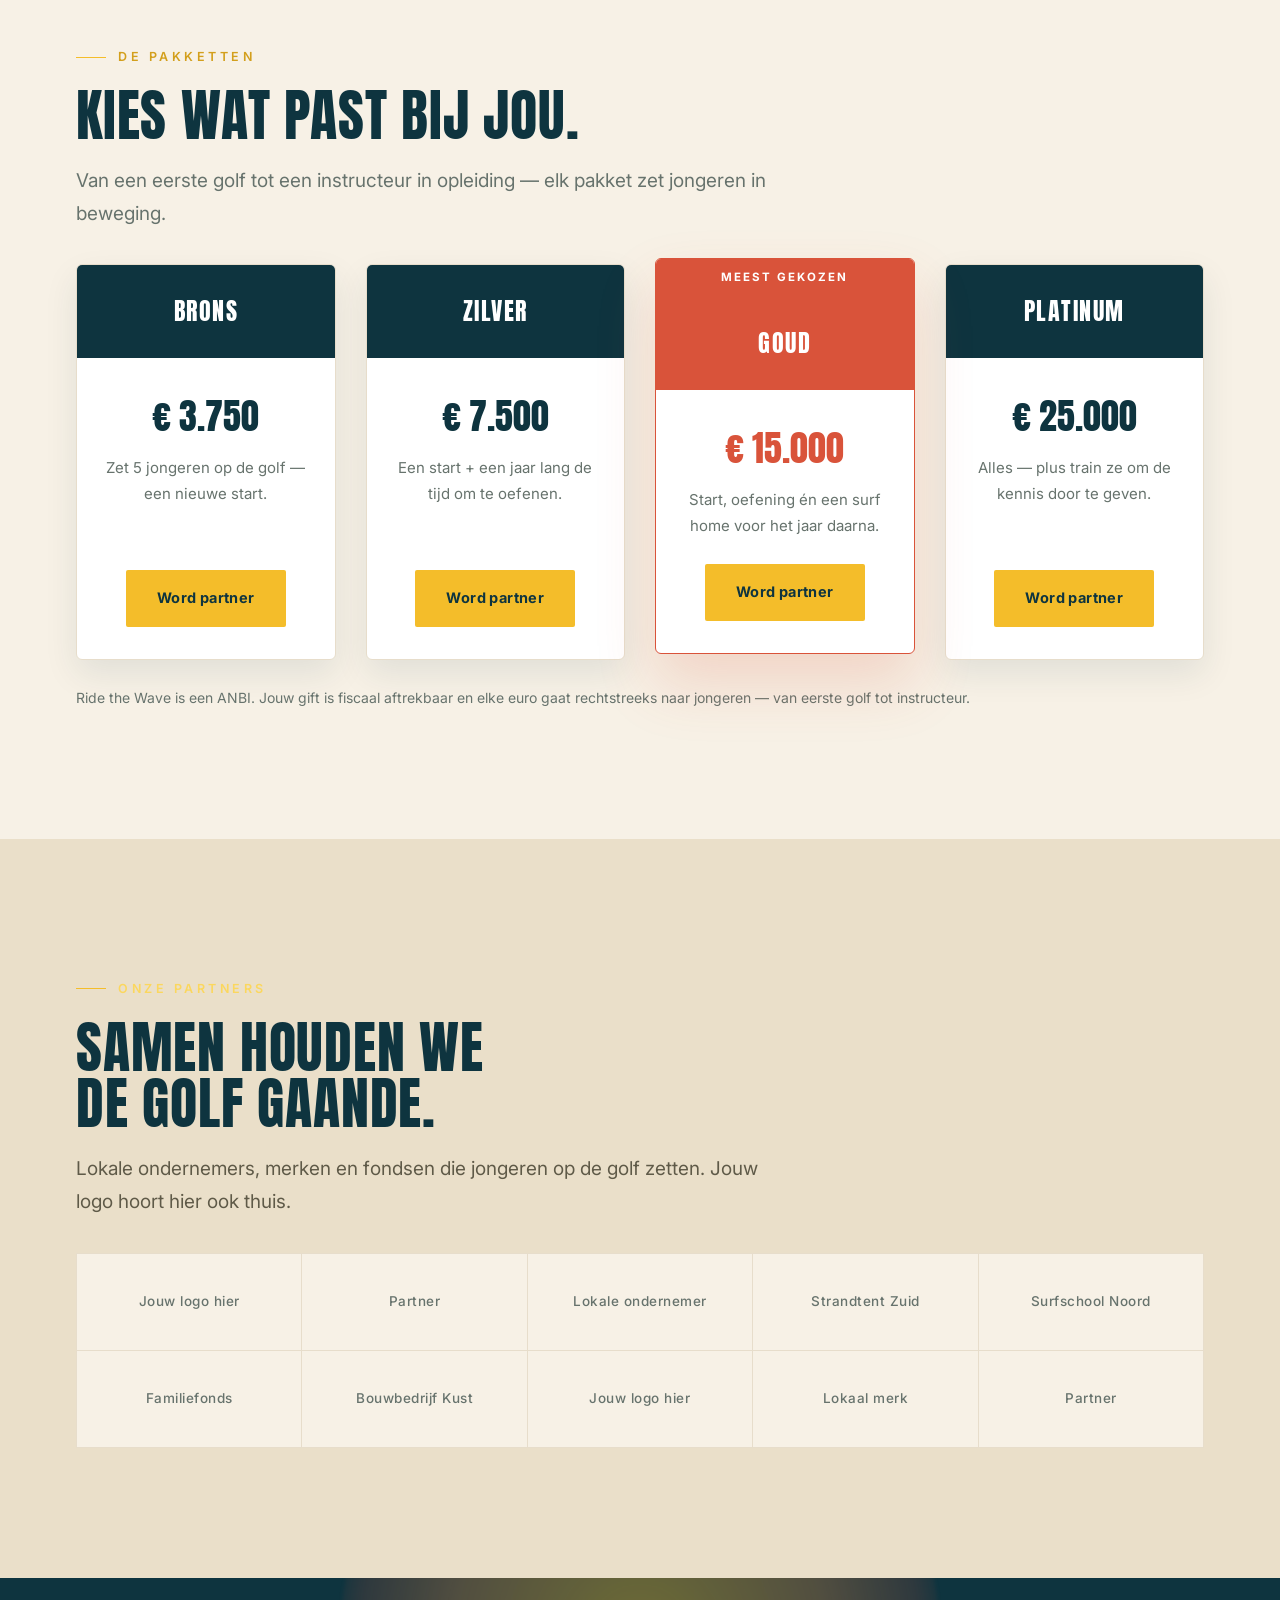
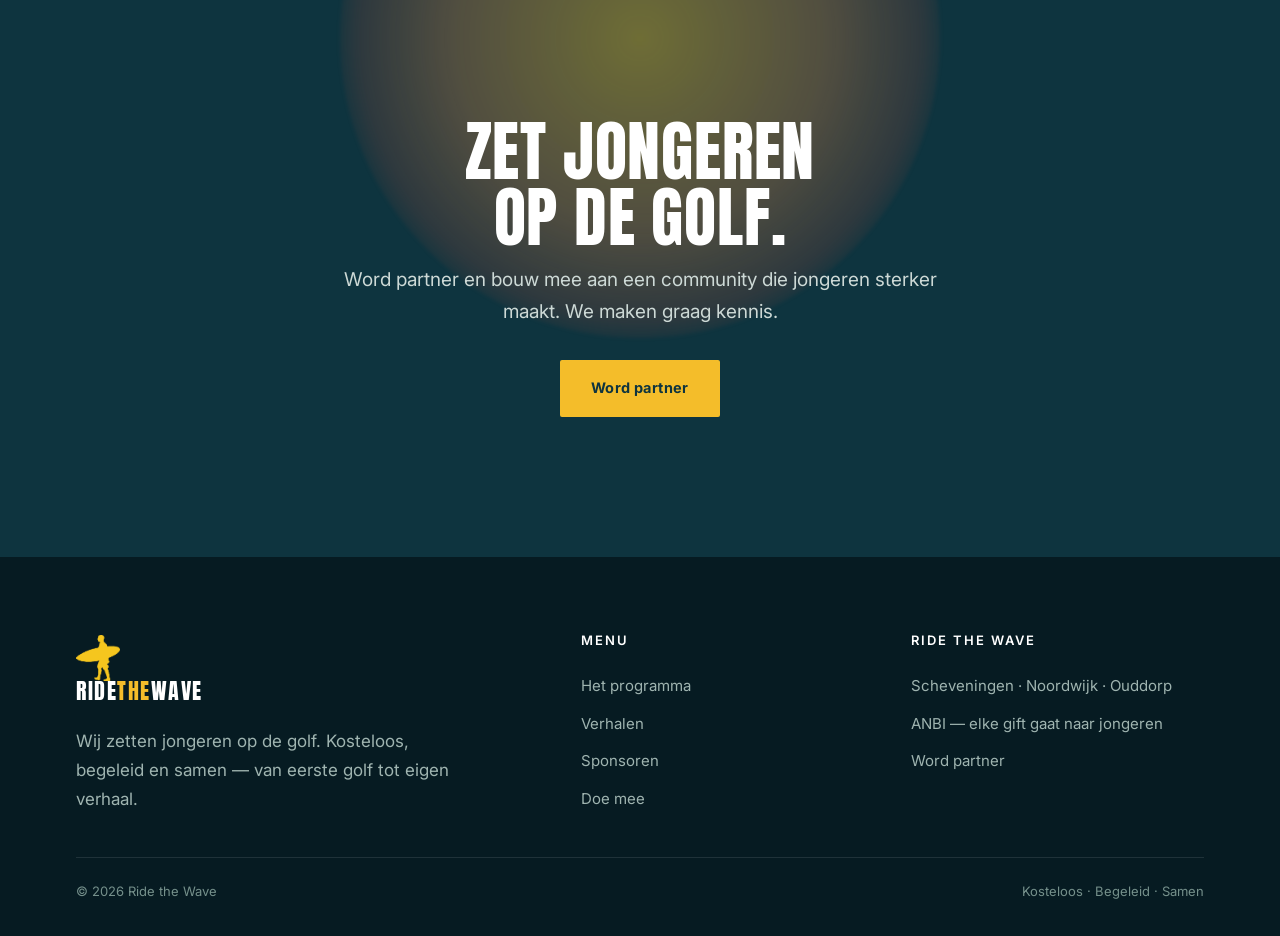
<file: rtw/sponsoren.html>
<!DOCTYPE html><html lang="nl"><head>
<meta charset="utf-8"><meta name="viewport" content="width=device-width,initial-scale=1">
<title>Ride the Wave — Sponsoren</title>
<link href="https://fonts.googleapis.com/css2?family=Anton&family=Inter:wght@400;500;600;700&display=swap" rel="stylesheet">
<link rel="stylesheet" href="styles.css?v=18">
</head><body>

<nav class="nav"><div class="wrap">
  <a class="brand" href="index.html"><img src="assets/poppetje-yellow.png" alt="Ride the Wave"><span class="wm">RIDE<b>THE</b>WAVE</span></a>
  <button class="nav-toggle" aria-label="Menu openen" onclick="document.querySelector('.nav-links').classList.toggle('open')">☰</button>
  <div class="nav-links">
    <a href="index.html">Home</a><a href="het-programma.html">Het programma</a><a href="verhalen.html">Verhalen</a><a href="sponsoren.html" class="active">Sponsoren</a>
    <a class="btn btn-terra" href="doe-mee.html">Doe mee</a>
  </div>
</div></nav>

<header class="phero">
  <div class="wrap">
    <span class="kicker">Sponsoren</span>
    <h1>Word de golf van<br>de <em>jongeren.</em></h1>
    <p>Geen donatie die in een la verdwijnt. Een partnership dat je voelt: jongeren die het water op gaan, sterker worden en hun eigen verhaal schrijven. Jij maakt dat mogelijk.</p>
  </div>
</header>

<div class="band"><div class="row">
  <span>Kracht <i class="dot">•</i> Beweging <i class="dot">•</i> Flow <i class="dot">•</i> Focus <i class="dot">•</i> Drive <i class="dot">•</i> Verbinding <i class="dot">•</i> Groei <i class="dot">•</i> </span>
  <span>Kracht <i class="dot">•</i> Beweging <i class="dot">•</i> Flow <i class="dot">•</i> Focus <i class="dot">•</i> Drive <i class="dot">•</i> Verbinding <i class="dot">•</i> Groei <i class="dot">•</i> </span>
</div></div>

<section class="sec creme">
  <div class="wrap">
    <div class="eyebrow rv">Waarom partneren</div>
    <h2 class="rv">Goed voor jongeren.<br>Goed voor jou.</h2>
    <p class="lead rv">Partner worden is geen vinkje op papier. Je zet jongeren letterlijk op de golf én verbindt jouw merk aan iets dat ertoe doet. Echt, lokaal en tastbaar.</p>
    <div class="grid g3 rv" style="margin-top:34px">
      <div class="card"><div class="pad"><div class="anton" style="font-size:26px;color:var(--teal)">ESG die je voelt</div><h3 style="color:var(--navy);font-size:21px;margin:10px 0 8px">Maatschappelijke impact</h3><p>Maak je MVO- en ESG-doelen waar met een verhaal dat klopt. Geen rapportage zonder ziel, maar jongeren die het water op gaan.</p></div></div>
      <div class="card"><div class="pad"><div class="anton" style="font-size:26px;color:var(--teal)">Jouw merk aan de kust</div><h3 style="color:var(--navy);font-size:21px;margin:10px 0 8px">Zichtbaarheid bij events</h3><p>Logo op het strand, in onze communicatie en op elk event. Jouw merk verbonden aan energie, lef en flow.</p></div></div>
      <div class="card"><div class="pad"><div class="anton" style="font-size:26px;color:var(--teal)">Elke euro telt</div><h3 style="color:var(--navy);font-size:21px;margin:10px 0 8px">Meetbare impact</h3><p>Wij zijn een ANBI. Elke euro gaat naar jongeren — van wetsuit tot instructeursopleiding. Jij ziet precies wat je bouwt.</p></div></div>
    </div>
  </div>
</section>

<section class="sec">
  <div class="wrap">
    <div class="eyebrow rv">De pakketten</div>
    <h2 class="rv">Kies wat past bij jou.</h2>
    <p class="lead rv">Van een eerste golf tot een instructeur in opleiding — elk pakket zet jongeren in beweging.</p>
    <div class="grid g4 rv" style="margin-top:34px">
      <div class="tier">
        <div class="top">BRONS</div>
        <div class="price">€ 3.750</div>
        <div class="desc">Zet 5 jongeren op de golf — een nieuwe start.</div>
        <div class="cta"><a class="btn btn-terra" href="doe-mee.html">Word partner</a></div>
      </div>
      <div class="tier">
        <div class="top">ZILVER</div>
        <div class="price">€ 7.500</div>
        <div class="desc">Een start + een jaar lang de tijd om te oefenen.</div>
        <div class="cta"><a class="btn btn-terra" href="doe-mee.html">Word partner</a></div>
      </div>
      <div class="tier hi">
        <div class="badge-best">MEEST GEKOZEN</div>
        <div class="top">GOUD</div>
        <div class="price">€ 15.000</div>
        <div class="desc">Start, oefening én een surf home voor het jaar daarna.</div>
        <div class="cta"><a class="btn btn-terra" href="doe-mee.html">Word partner</a></div>
      </div>
      <div class="tier">
        <div class="top">PLATINUM</div>
        <div class="price">€ 25.000</div>
        <div class="desc">Alles — plus train ze om de kennis door te geven.</div>
        <div class="cta"><a class="btn btn-terra" href="doe-mee.html">Word partner</a></div>
      </div>
    </div>
    <p class="rv" style="margin-top:26px;font-size:14px;color:var(--muted)">Ride the Wave is een ANBI. Jouw gift is fiscaal aftrekbaar en elke euro gaat rechtstreeks naar jongeren — van eerste golf tot instructeur.</p>
  </div>
</section>

<section class="sec zand">
  <div class="wrap">
    <div class="eyebrow rv">Onze partners</div>
    <h2 class="rv">Samen houden we<br>de golf gaande.</h2>
    <p class="lead rv">Lokale ondernemers, merken en fondsen die jongeren op de golf zetten. Jouw logo hoort hier ook thuis.</p>
    <div class="logos rv" style="margin-top:34px">
      <div class="lg">Jouw logo hier</div>
      <div class="lg">Partner</div>
      <div class="lg">Lokale ondernemer</div>
      <div class="lg">Strandtent Zuid</div>
      <div class="lg">Surfschool Noord</div>
      <div class="lg">Familiefonds</div>
      <div class="lg">Bouwbedrijf Kust</div>
      <div class="lg">Jouw logo hier</div>
      <div class="lg">Lokaal merk</div>
      <div class="lg">Partner</div>
    </div>
  </div>
</section>

<section class="ctastrip">
  <div class="wrap rv">
    <h2>Zet jongeren<br>op de golf.</h2>
    <p>Word partner en bouw mee aan een community die jongeren sterker maakt. We maken graag kennis.</p>
    <a class="btn btn-yellow" href="doe-mee.html">Word partner</a>
  </div>
</section>

<footer class="foot"><div class="wrap">
  <div class="top">
    <div><a class="brand" href="index.html"><img src="assets/poppetje-yellow.png" alt="" style="height:46px"><span class="wm">RIDE<b>THE</b>WAVE</span></a>
      <p style="margin-top:14px;max-width:36ch">Wij zetten jongeren op de golf. Kosteloos, begeleid en samen — van eerste golf tot eigen verhaal.</p></div>
    <div><h4>Menu</h4><a href="het-programma.html">Het programma</a><a href="verhalen.html">Verhalen</a><a href="sponsoren.html">Sponsoren</a><a href="doe-mee.html">Doe mee</a></div>
    <div><h4>Ride the Wave</h4><a>Scheveningen · Noordwijk · Ouddorp</a><a>ANBI — elke gift gaat naar jongeren</a><a href="doe-mee.html">Word partner</a></div>
  </div>
  <div class="bar"><span>© 2026 Ride the Wave</span><span>Kosteloos · Begeleid · Samen</span></div>
</div></footer>

<script>
document.querySelectorAll('.nav-links a').forEach(a=>a.addEventListener('click',()=>document.querySelector('.nav-links').classList.remove('open')));
const io=new IntersectionObserver(es=>es.forEach(e=>{if(e.isIntersecting){e.target.classList.add('in');io.unobserve(e.target)}}),{threshold:.12});
document.querySelectorAll('.rv').forEach(el=>io.observe(el));
</script>
</body></html>
</file>
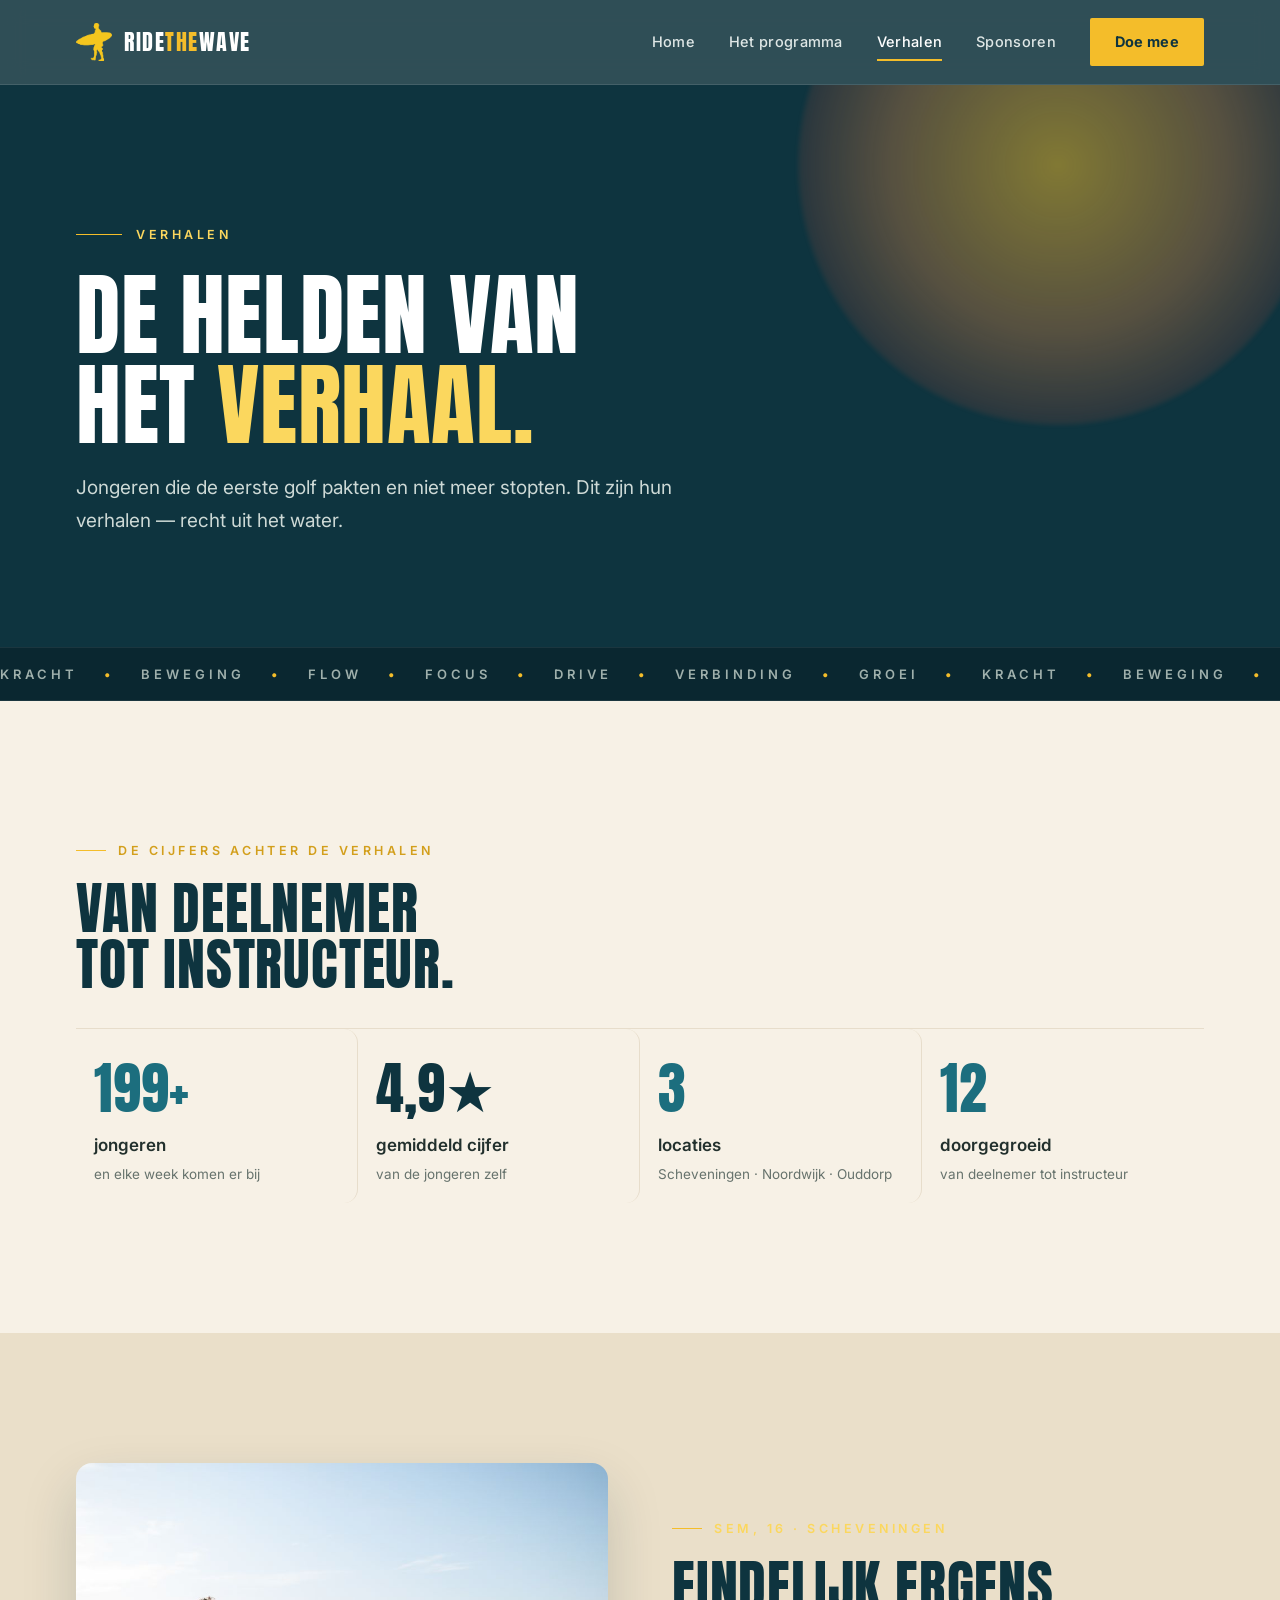
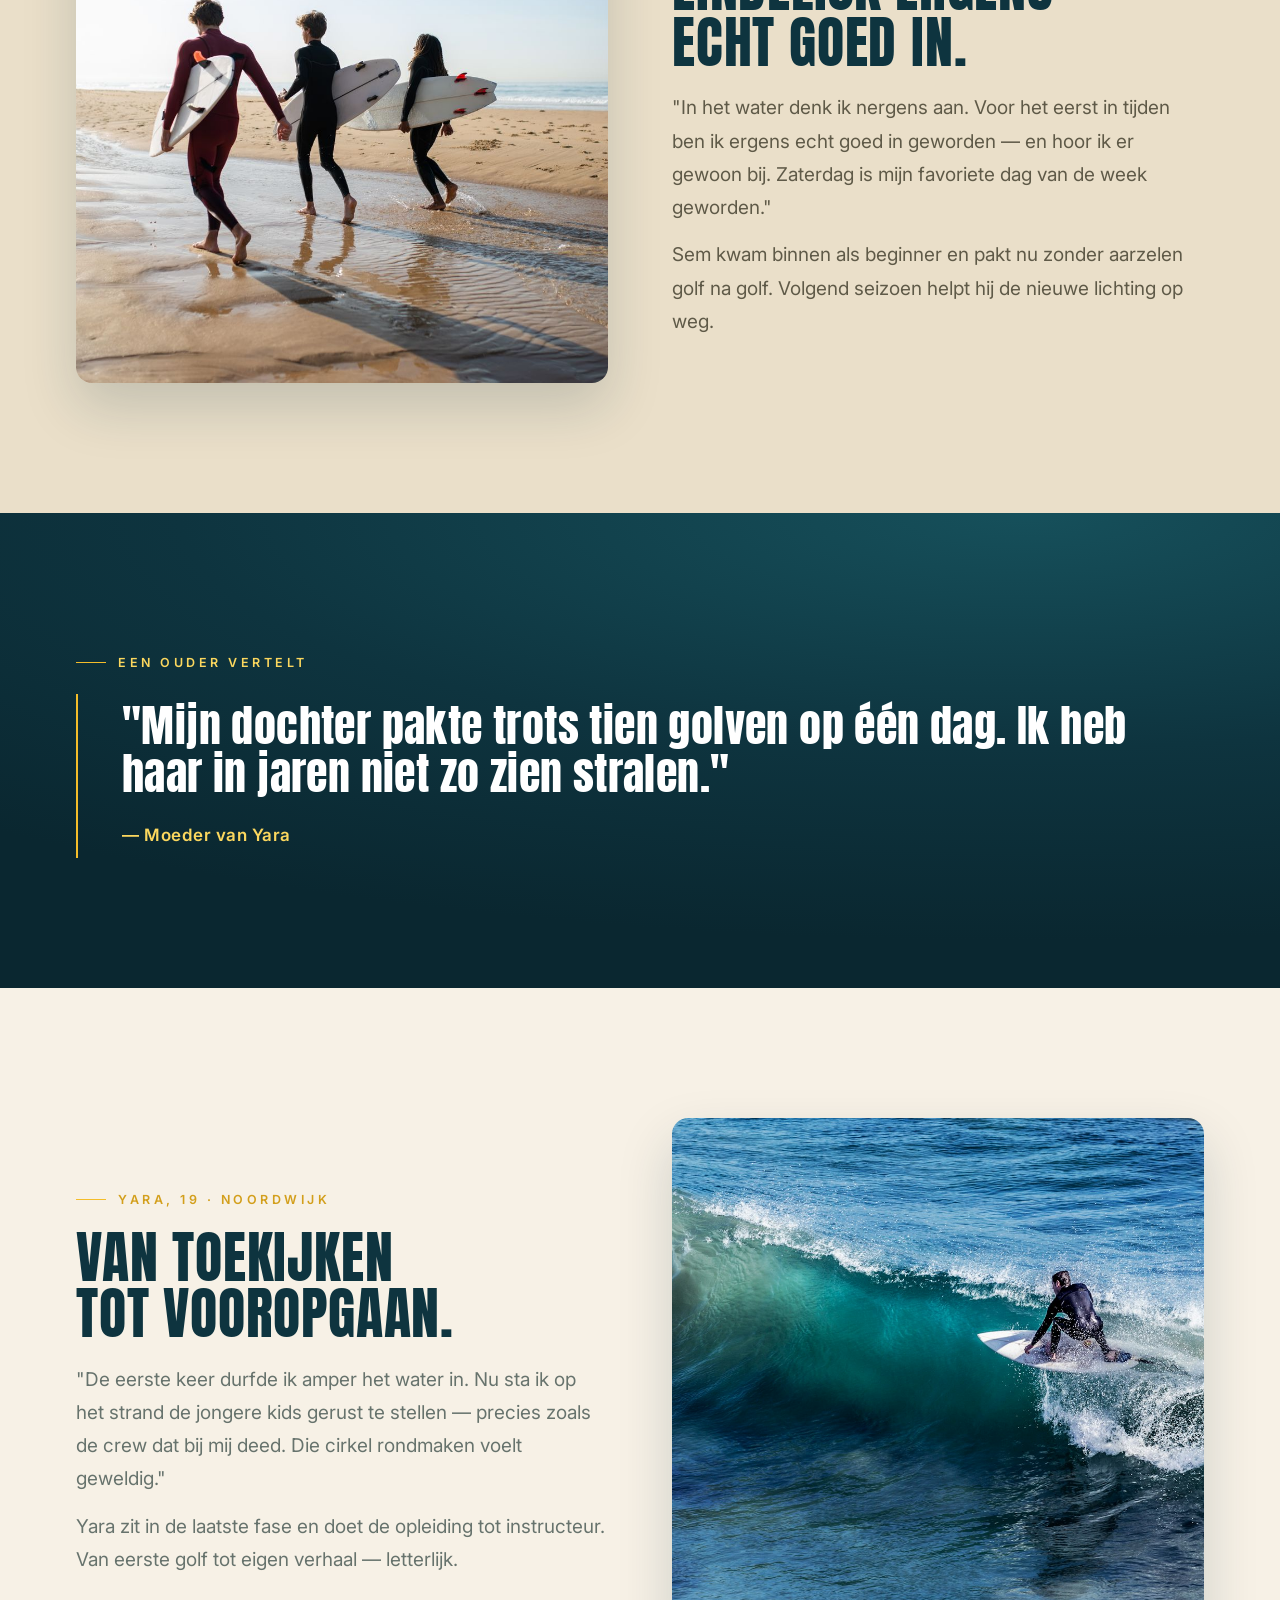
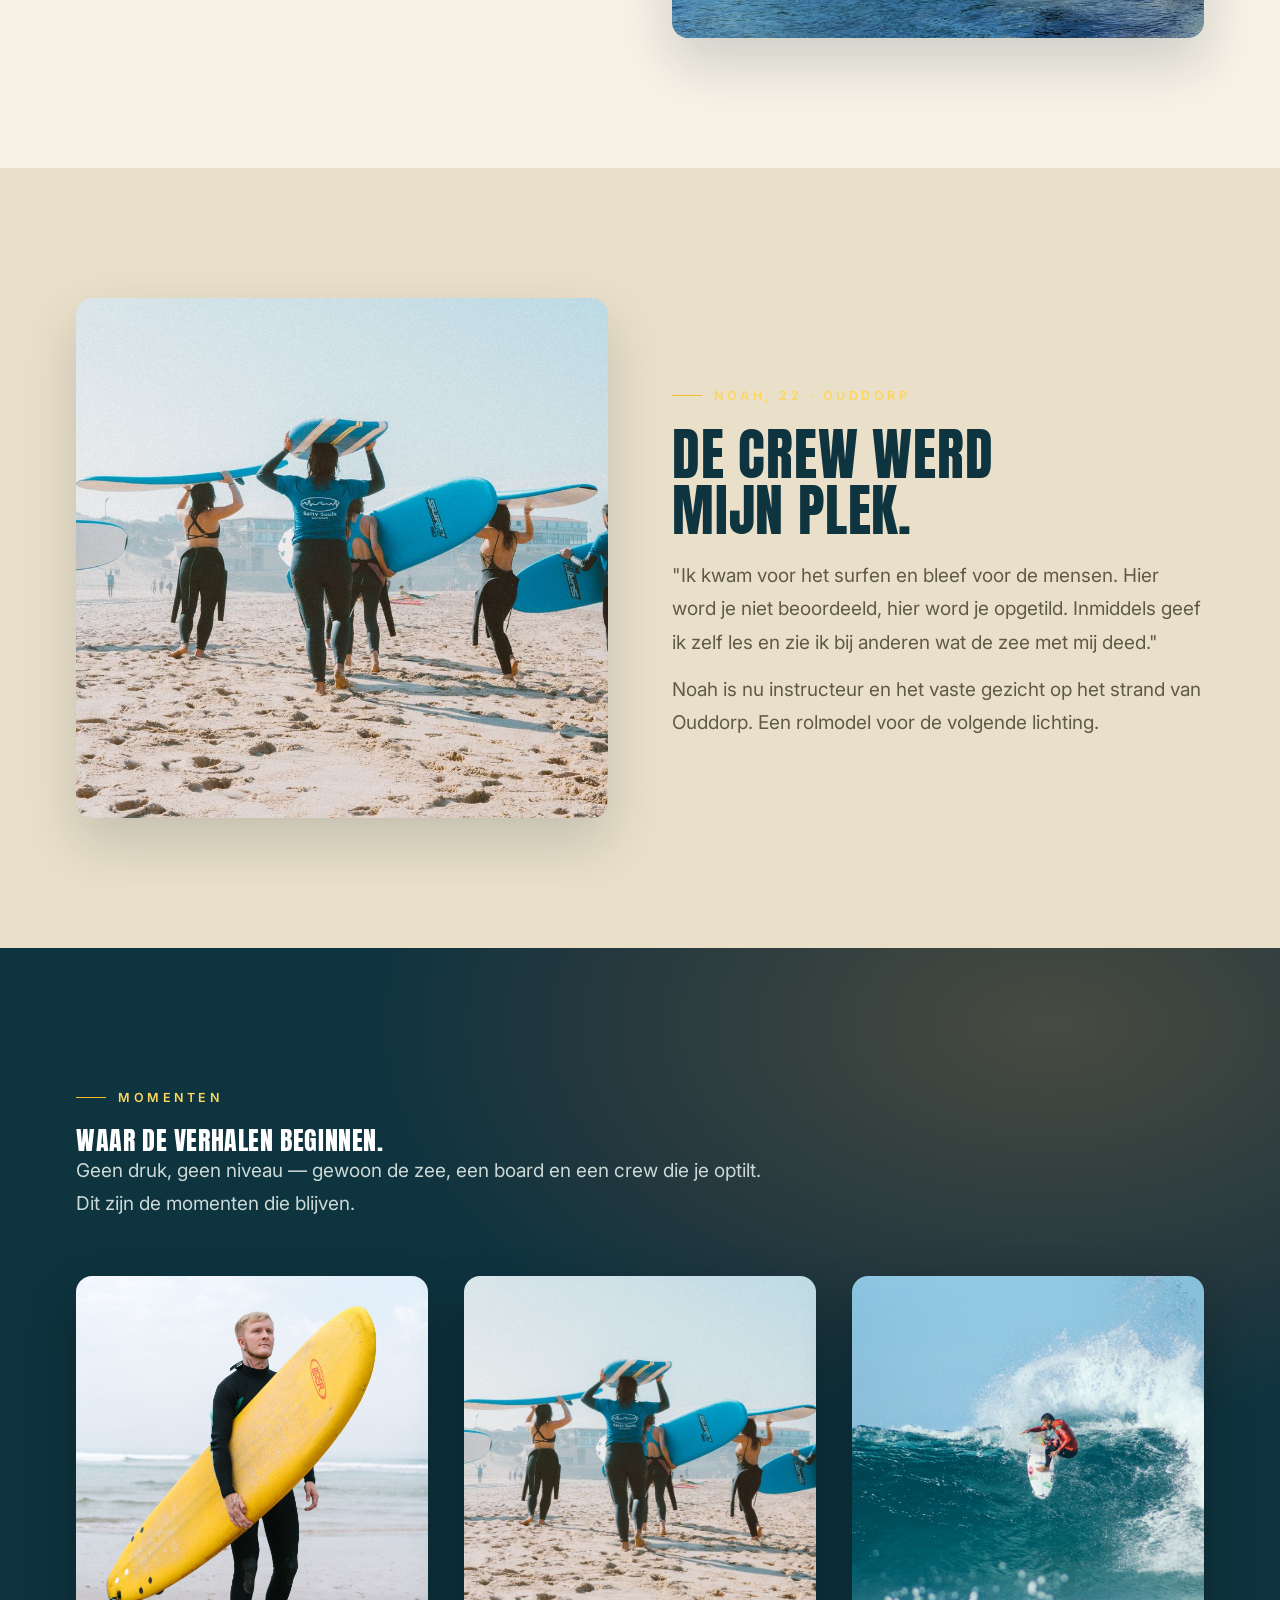
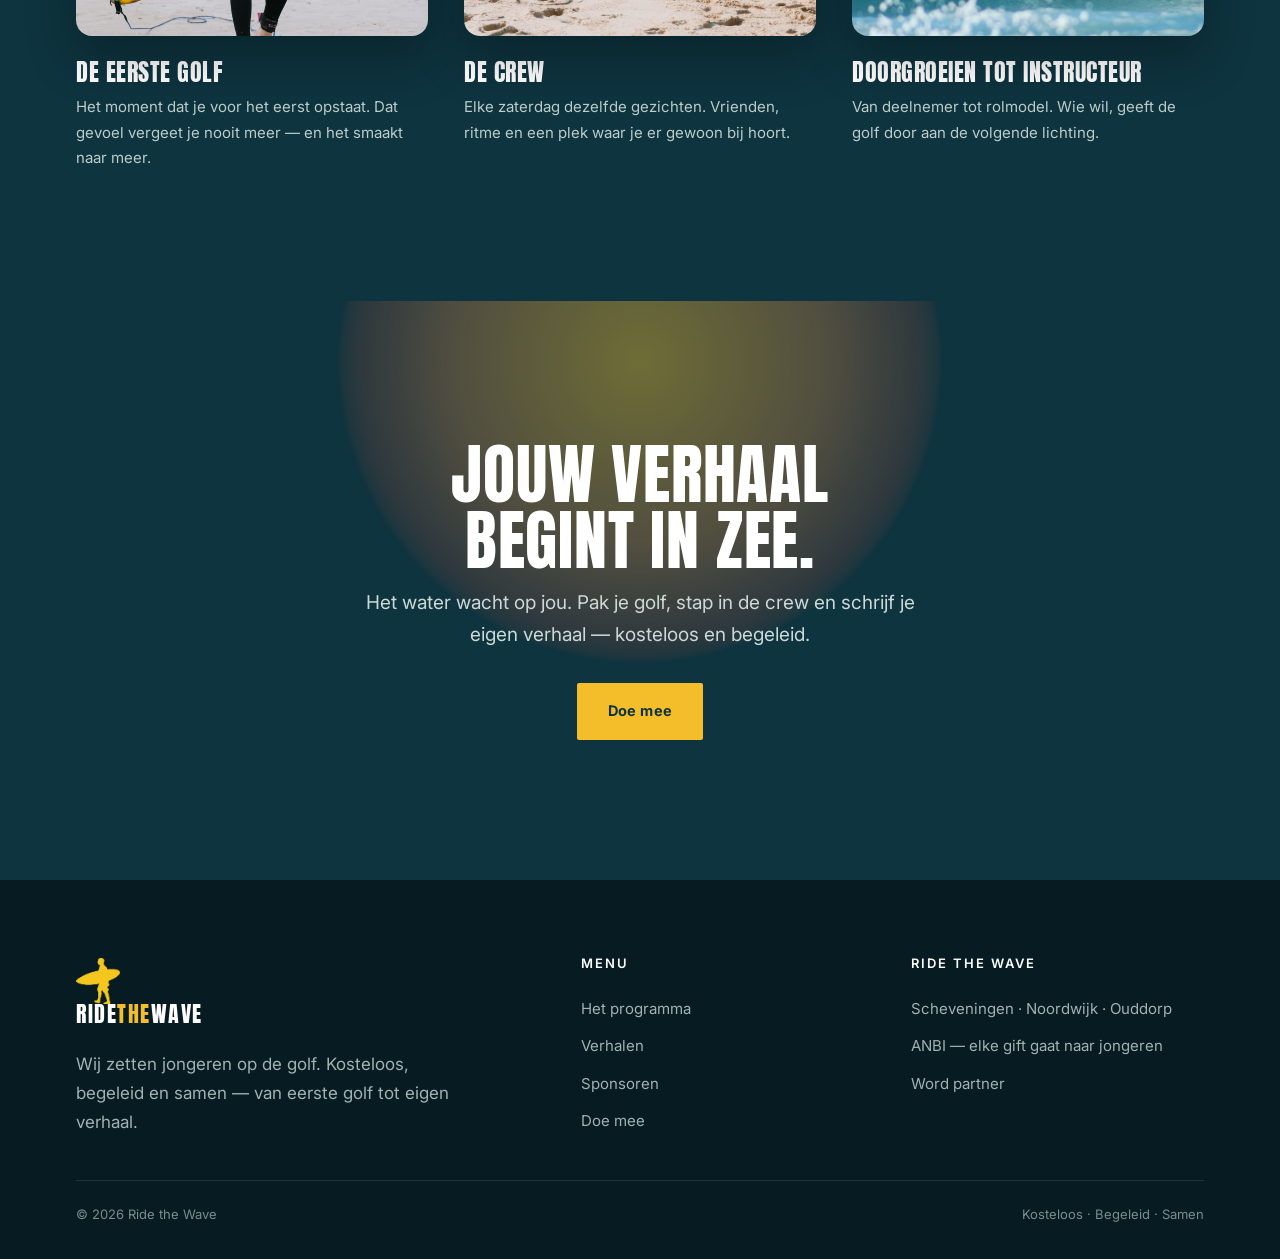
<file: rtw/verhalen.html>
<!DOCTYPE html><html lang="nl"><head>
<meta charset="utf-8"><meta name="viewport" content="width=device-width,initial-scale=1">
<title>Ride the Wave — Verhalen</title>
<link href="https://fonts.googleapis.com/css2?family=Anton&family=Inter:wght@400;500;600;700&display=swap" rel="stylesheet">
<link rel="stylesheet" href="styles.css?v=18">
</head><body>

<nav class="nav"><div class="wrap">
  <a class="brand" href="index.html"><img src="assets/poppetje-yellow.png" alt="Ride the Wave"><span class="wm">RIDE<b>THE</b>WAVE</span></a>
  <button class="nav-toggle" aria-label="Menu openen" onclick="document.querySelector('.nav-links').classList.toggle('open')">☰</button>
  <div class="nav-links">
    <a href="index.html">Home</a><a href="het-programma.html">Het programma</a><a href="verhalen.html" class="active">Verhalen</a><a href="sponsoren.html">Sponsoren</a>
    <a class="btn btn-terra" href="doe-mee.html">Doe mee</a>
  </div>
</div></nav>

<section class="phero"><div class="wrap">
  <span class="kicker">Verhalen</span>
  <h1>De helden van<br>het <em>verhaal.</em></h1>
  <p>Jongeren die de eerste golf pakten en niet meer stopten. Dit zijn hun verhalen — recht uit het water.</p>
</div></section>

<div class="band"><div class="row">
  <span>Kracht <i class="dot">•</i> Beweging <i class="dot">•</i> Flow <i class="dot">•</i> Focus <i class="dot">•</i> Drive <i class="dot">•</i> Verbinding <i class="dot">•</i> Groei <i class="dot">•</i> </span>
  <span>Kracht <i class="dot">•</i> Beweging <i class="dot">•</i> Flow <i class="dot">•</i> Focus <i class="dot">•</i> Drive <i class="dot">•</i> Verbinding <i class="dot">•</i> Groei <i class="dot">•</i> </span>
</div></div>

<section class="sec creme">
  <div class="wrap">
    <div class="eyebrow rv">De cijfers achter de verhalen</div>
    <h2 class="rv">Van deelnemer<br>tot instructeur.</h2>
    <div class="stats rv" style="margin-top:34px">
      <div class="stat"><div class="n">200+</div><div class="l">jongeren<small>en elke week komen er bij</small></div></div>
      <div class="stat"><div class="n">4,9★</div><div class="l">gemiddeld cijfer<small>van de jongeren zelf</small></div></div>
      <div class="stat"><div class="n">3</div><div class="l">locaties<small>Scheveningen · Noordwijk · Ouddorp</small></div></div>
      <div class="stat"><div class="n">12</div><div class="l">doorgegroeid<small>van deelnemer tot instructeur</small></div></div>
    </div>
  </div>
</section>

<section class="sec zand">
  <div class="wrap media">
    <img class="rv" src="assets/photos/youth1.jpg" alt="Sem op het strand met zijn board">
    <div class="rv">
      <div class="eyebrow">Sem, 16 · Scheveningen</div>
      <h2>Eindelijk ergens<br>echt goed in.</h2>
      <p class="lead" style="margin-top:14px">"In het water denk ik nergens aan. Voor het eerst in tijden ben ik ergens echt goed in geworden — en hoor ik er gewoon bij. Zaterdag is mijn favoriete dag van de week geworden."</p>
      <p class="lead" style="margin-top:14px">Sem kwam binnen als beginner en pakt nu zonder aarzelen golf na golf. Volgend seizoen helpt hij de nieuwe lichting op weg.</p>
    </div>
  </div>
</section>

<section class="sec sea">
  <div class="wrap">
    <div class="eyebrow rv">Een ouder vertelt</div>
    <div class="pull rv">
      <q>"Mijn dochter pakte trots tien golven op één dag. Ik heb haar in jaren niet zo zien stralen."</q>
      <div class="by">— Moeder van Yara</div>
    </div>
  </div>
</section>

<section class="sec creme">
  <div class="wrap media">
    <div class="rv">
      <div class="eyebrow">Yara, 19 · Noordwijk</div>
      <h2>Van toekijken<br>tot vooropgaan.</h2>
      <p class="lead" style="margin-top:14px">"De eerste keer durfde ik amper het water in. Nu sta ik op het strand de jongere kids gerust te stellen — precies zoals de crew dat bij mij deed. Die cirkel rondmaken voelt geweldig."</p>
      <p class="lead" style="margin-top:14px">Yara zit in de laatste fase en doet de opleiding tot instructeur. Van eerste golf tot eigen verhaal — letterlijk.</p>
    </div>
    <img class="rv" src="assets/photos/surf1.jpg" alt="Yara surft een golf bij Noordwijk">
  </div>
</section>

<section class="sec zand">
  <div class="wrap media">
    <img class="rv" src="assets/photos/crew.jpg" alt="Noah met de crew op het strand">
    <div class="rv">
      <div class="eyebrow">Noah, 22 · Ouddorp</div>
      <h2>De crew werd<br>mijn plek.</h2>
      <p class="lead" style="margin-top:14px">"Ik kwam voor het surfen en bleef voor de mensen. Hier word je niet beoordeeld, hier word je opgetild. Inmiddels geef ik zelf les en zie ik bij anderen wat de zee met mij deed."</p>
      <p class="lead" style="margin-top:14px">Noah is nu instructeur en het vaste gezicht op het strand van Ouddorp. Een rolmodel voor de volgende lichting.</p>
    </div>
  </div>
</section>

<!-- FESTIVAL-sectie: sunset-gradient + witomlijste fotokaarten -->
<section class="festival">
  <div class="wrap">
    <div class="head rv">
      <div class="eyebrow">Momenten</div>
      <h2>Waar de verhalen beginnen.</h2>
      <p class="lead">Geen druk, geen niveau — gewoon de zee, een board en een crew die je optilt. Dit zijn de momenten die blijven.</p>
    </div>
    <div class="fcards">
      <div class="fitem rv"><div class="frame"><img src="assets/photos/lesson.jpg" alt="Jongere staat voor het eerst op het board"></div>
        <h3>De eerste golf</h3><p>Het moment dat je voor het eerst opstaat. Dat gevoel vergeet je nooit meer — en het smaakt naar meer.</p></div>
      <div class="fitem rv"><div class="frame"><img src="assets/photos/crew.jpg" alt="De crew samen op het strand"></div>
        <h3>De crew</h3><p>Elke zaterdag dezelfde gezichten. Vrienden, ritme en een plek waar je er gewoon bij hoort.</p></div>
      <div class="fitem rv"><div class="frame"><img src="assets/photos/surf2.jpg" alt="Oud-deelnemer geeft nu zelf surfles"></div>
        <h3>Doorgroeien tot instructeur</h3><p>Van deelnemer tot rolmodel. Wie wil, geeft de golf door aan de volgende lichting.</p></div>
    </div>
  </div>
</section>

<section class="ctastrip">
  <div class="wrap rv">
    <h2>Jouw verhaal<br>begint in zee.</h2>
    <p>Het water wacht op jou. Pak je golf, stap in de crew en schrijf je eigen verhaal — kosteloos en begeleid.</p>
    <a class="btn btn-yellow" href="doe-mee.html">Doe mee</a>
  </div>
</section>

<footer class="foot"><div class="wrap">
  <div class="top">
    <div><a class="brand" href="index.html"><img src="assets/poppetje-yellow.png" alt="" style="height:46px"><span class="wm">RIDE<b>THE</b>WAVE</span></a>
      <p style="margin-top:14px;max-width:36ch">Wij zetten jongeren op de golf. Kosteloos, begeleid en samen — van eerste golf tot eigen verhaal.</p></div>
    <div><h4>Menu</h4><a href="het-programma.html">Het programma</a><a href="verhalen.html">Verhalen</a><a href="sponsoren.html">Sponsoren</a><a href="doe-mee.html">Doe mee</a></div>
    <div><h4>Ride the Wave</h4><a>Scheveningen · Noordwijk · Ouddorp</a><a>ANBI — elke gift gaat naar jongeren</a><a href="doe-mee.html">Word partner</a></div>
  </div>
  <div class="bar"><span>© 2026 Ride the Wave</span><span>Kosteloos · Begeleid · Samen</span></div>
</div></footer>

<script>
document.querySelectorAll('.nav-links a').forEach(a=>a.addEventListener('click',()=>document.querySelector('.nav-links').classList.remove('open')));
const io=new IntersectionObserver(es=>es.forEach(e=>{if(e.isIntersecting){e.target.classList.add('in');io.unobserve(e.target)}}),{threshold:.12});
document.querySelectorAll('.rv').forEach(el=>io.observe(el));
/* stats laten oplopen */
function countUp(el){const raw=el.dataset.val||el.textContent.trim();el.dataset.val=raw;
  const m=raw.match(/^(\D*)([\d.]+)(\D*)$/);if(!m){return;}
  const pre=m[1],suf=m[3],target=parseInt(m[2].replace(/\./g,''),10),dur=1300;let s=null;
  el.classList.add('counting');
  function step(t){if(!s)s=t;const p=Math.min((t-s)/dur,1),e=1-Math.pow(1-p,3);
    el.textContent=pre+Math.round(e*target).toLocaleString('nl-NL')+suf;
    if(p<1){requestAnimationFrame(step);}else{el.classList.remove('counting');el.classList.add('done');}}
  requestAnimationFrame(step);}
const cio=new IntersectionObserver(es=>es.forEach(e=>{if(e.isIntersecting){countUp(e.target);cio.unobserve(e.target);}}),{threshold:.6});
document.querySelectorAll('.stat .n').forEach(el=>cio.observe(el));
</script>
</body></html>
</file>
<file: rtw/styles.css>
/* Ride the Wave — design system v13 : PREMIUM EDITORIAL
   Diep oceaanblauw + crème + verfijnd goud (de zon = gouden-uur licht & één goud-accent). Geen regenboog-gradient, geen golfjes, geen dikke knoppen. */
:root{
  --navy:#0E343F; --navy-2:#0a2730; --navy-3:#061b22;       /* diepe oceaan */
  --teal:#1C6E7E;                                            /* subtiele zee */
  --gold:#F4BD2A; --gold-2:#FBD75E; --gold-d:#d39f1c;        /* de zon — feller geel */
  --red:#D9533A; --red-d:#bd4329; --orange:#EE8C44;          /* rood terug + oranje brug */
  --aqua:#2AA39B; --aqua-2:#46c3ba;                          /* oceaan-turquoise accent */
  --cream:#F7F1E6; --sand:#EADFC9; --white:#fff;
  --ink:#22302d; --muted:#67736d; --line:#e7ddcb;
  --maxw:1200px;
}
*{margin:0;padding:0;box-sizing:border-box}
html{scroll-behavior:smooth}
body{font-family:'Inter',system-ui,sans-serif;color:var(--ink);background:var(--cream);line-height:1.7;-webkit-font-smoothing:antialiased;font-size:17px}
img{display:block;max-width:100%}
a{color:inherit;text-decoration:none}
.wrap{max-width:var(--maxw);margin:0 auto;padding:0 36px}
h1,h2,h3,.anton{font-family:'Anton',sans-serif;font-weight:400;letter-spacing:.6px;line-height:1;text-transform:uppercase}
section{position:relative;z-index:2}
::selection{background:var(--gold);color:var(--navy)}
.wd{display:none}            /* oude golf-dividers uit */

/* ---------- buttons (strak, verfijnd) ---------- */
.btn{display:inline-flex;align-items:center;gap:.55em;font-family:'Inter';font-weight:700;font-size:14.5px;letter-spacing:.4px;
  padding:15px 30px;border-radius:2px;transition:background .2s,color .2s,border-color .2s,transform .2s;cursor:pointer;border:1px solid transparent}
.btn:hover{transform:translateY(-1px)}
.btn-terra,.btn-yellow{background:var(--gold);color:var(--navy)}
.btn-terra:hover,.btn-yellow:hover{background:var(--gold-2)}
.btn-ghost{background:transparent;border-color:rgba(255,255,255,.4);color:#fff}
.btn-ghost:hover{border-color:#fff;background:rgba(255,255,255,.06)}
.btn-ghost.dark{border-color:var(--navy);color:var(--navy)}

/* ---------- nav ---------- */
.nav{position:sticky;top:0;z-index:50;background:rgba(14,52,63,.86);backdrop-filter:saturate(140%) blur(12px);color:#fff;border-bottom:1px solid rgba(255,255,255,.1)}
.nav .wrap{display:flex;align-items:center;justify-content:space-between;height:84px}
.brand{display:flex;align-items:center;gap:12px}
.brand img{height:38px}
.brand .wm{font-family:'Anton';font-size:22px;letter-spacing:1.5px;line-height:.9;color:#fff}
.brand .wm b{color:var(--gold);font-weight:400}
.nav-links{display:flex;align-items:center;gap:34px}
.nav-links a{font-weight:500;font-size:14.5px;letter-spacing:.3px;color:#dfe7e6;transition:color .15s;position:relative}
.nav-links a:not(.btn):hover,.nav-links a.active:not(.btn){color:#fff}
.nav-links a.active:not(.btn)::after{content:"";position:absolute;left:0;right:0;bottom:-7px;height:2px;background:var(--gold)}
.nav-links .btn{padding:11px 24px;color:var(--navy);font-weight:700}
.nav-toggle{display:none;background:none;border:0;color:#fff;font-size:26px;cursor:pointer}
@media(max-width:920px){
  .nav-links{position:fixed;inset:84px 0 auto 0;background:var(--navy);flex-direction:column;gap:0;padding:8px 0;
    transform:translateY(-130%);transition:transform .28s;box-shadow:0 24px 44px rgba(0,0,0,.32)}
  .nav-links.open{transform:translateY(0)}
  .nav-links a{padding:16px 36px;width:100%}.nav-links a.active::after{display:none}
  .nav-links .btn{margin:12px 36px}.nav-toggle{display:block}
}

/* ---------- hero (gouden-uur foto, editorial) ---------- */
.hero{position:relative;min-height:94vh;display:flex;align-items:center;color:#fff;overflow:hidden}
.hero .bg{position:absolute;inset:0;object-fit:cover;width:100%;height:100%;animation:kenburns 22s ease-in-out infinite alternate;will-change:transform}
@keyframes kenburns{from{transform:scale(1.04) translate3d(0,0,0)}to{transform:scale(1.16) translate3d(-2%,-2%,0)}}
.hero video.vbg{position:absolute;inset:0;width:100%;height:100%;object-fit:cover;z-index:0}
.hero .veil{position:absolute;inset:0;background:
  radial-gradient(60% 80% at 90% 78%,rgba(238,140,68,.34),rgba(217,83,58,.14) 44%,transparent 64%),
  linear-gradient(90deg,rgba(8,27,34,.84) 0%,rgba(8,27,34,.46) 48%,rgba(8,27,34,.14) 100%)}
.hero .waves{display:none}
.hero .wrap{position:relative;width:100%}
.kicker{display:inline-flex;align-items:center;gap:14px;font-family:'Inter';font-weight:600;letter-spacing:3.5px;font-size:12.5px;text-transform:uppercase;color:var(--gold-2);margin-bottom:26px}
.kicker::before{content:"";width:46px;height:1px;background:var(--gold)}
.hero h1{font-size:clamp(52px,8.5vw,128px);max-width:13ch;letter-spacing:1px}
.hero h1 em{font-style:normal;color:var(--gold-2)}
.tagline{margin:28px 0 0;font-size:clamp(16px,1.5vw,20px);font-weight:400;max-width:46ch;color:#e4ecea;line-height:1.7}
.hero-cta{display:flex;gap:16px;flex-wrap:wrap;margin-top:38px}
.hero-proof{margin-top:30px;font-size:13.5px;letter-spacing:.5px;color:#bcccc8}
.hero-proof b{color:var(--gold-2);font-weight:700}

/* page hero */
.phero{background:var(--navy);color:#fff;padding:130px 0 110px;position:relative;overflow:hidden}
.phero::after{content:"";position:absolute;right:-3%;top:-180px;width:520px;height:520px;border-radius:50%;background:radial-gradient(circle,rgba(244,189,42,.5),rgba(238,140,68,.32) 46%,rgba(217,83,58,.16) 68%,transparent 76%);filter:blur(2px)}
.phero .wrap{position:relative;z-index:2}
.phero .kicker{color:var(--gold-2)}
.phero h1{font-size:clamp(44px,7vw,92px);max-width:16ch}
.phero h1 em{font-style:normal;color:var(--gold-2)}
.phero p{margin-top:22px;max-width:54ch;font-size:19px;color:#cdd9d6}

/* ---------- dunne sfeerwoorden-ticker (verfijnd) ---------- */
.band{background:var(--navy-2);overflow:hidden;padding:15px 0;border-top:1px solid rgba(255,255,255,.07);border-bottom:1px solid rgba(255,255,255,.07)}
.band .row{display:flex;white-space:nowrap;animation:scroll 60s linear infinite;font-family:'Inter';font-weight:600;font-size:13px;letter-spacing:4px;text-transform:uppercase;color:#9fb0ac}
.band .row span{display:inline-flex;align-items:center;gap:26px;padding-right:26px}
.band .row .dot{color:var(--gold);font-style:normal}
@keyframes scroll{from{transform:translateX(0)}to{transform:translateX(-50%)}}

/* ---------- sections ---------- */
.sec{padding:130px 0}
.sec.creme{background:var(--cream)}
.sec.zand{background:var(--sand)}
.sec.sea{background:radial-gradient(120% 90% at 80% 0%,#16505b 0%,var(--navy) 55%,var(--navy-2) 100%);color:#fff}
/* verfijnd golf-lijn-motief (surf-accent) */
.waveline{display:block;width:124px;height:12px;margin-top:18px;color:var(--gold)}
.waveline svg{display:block;width:100%;height:100%}
/* immersief parallax-beeld */
.immersive{position:relative;min-height:90vh;display:flex;align-items:flex-end;overflow:hidden;color:#fff}
.immersive .pbg{position:absolute;inset:-12% 0;width:100%;height:124%;object-fit:cover;will-change:transform}
.immersive .grad{position:absolute;inset:0;background:linear-gradient(0deg,rgba(8,27,34,.9) 0%,rgba(8,27,34,.25) 45%,rgba(8,27,34,.5) 100%)}
.immersive .wrap{position:relative;z-index:2;padding:0 36px 9vh;width:100%;max-width:var(--maxw);margin:0 auto}
.immersive .eyebrow{color:var(--gold-2)}
.immersive q{font-family:'Anton';font-size:clamp(28px,4.2vw,60px);line-height:1.06;display:block;quotes:none;max-width:20ch;letter-spacing:.5px}
.immersive .by{margin-top:18px;color:var(--gold-2);font-weight:600;letter-spacing:.5px}
.eyebrow{font-family:'Inter';font-weight:600;letter-spacing:3.5px;font-size:12.5px;color:var(--gold-d);text-transform:uppercase;margin-bottom:20px;display:inline-flex;align-items:center;gap:12px}
.eyebrow::before{content:"";width:30px;height:1px;background:var(--gold)}
.sec.sea .eyebrow,.sec.zand .eyebrow{color:var(--gold-2)}
.sec h2{font-size:clamp(34px,4.4vw,58px);max-width:18ch;margin-bottom:20px;color:var(--navy);letter-spacing:.8px}
.sec.sea h2{color:#fff}
.lead{font-size:19px;color:var(--muted);max-width:60ch;line-height:1.75}
.sec.sea .lead{color:#cdd9d6}.sec.zand .lead{color:#5f5a48}

/* stats */
.stats{display:grid;grid-template-columns:repeat(4,1fr);gap:0;margin-top:18px;border-top:1px solid var(--line)}
.stat{padding:32px 28px 18px 18px;border-right:1px solid var(--line);border-radius:14px;transition:transform .35s cubic-bezier(.2,.7,.2,1),background .35s,box-shadow .35s;cursor:default}
.stat:last-child{border-right:0}
.stat:hover{transform:translateY(-6px);background:#fff;box-shadow:0 16px 34px rgba(14,52,63,.12)}
.stat .n{font-family:'Anton';font-size:clamp(40px,4.4vw,60px);color:var(--navy);line-height:1;display:inline-block;transition:transform .35s cubic-bezier(.2,.7,.2,1),color .35s}
.stat:hover .n{color:var(--teal);transform:scale(1.06)}
.stat .n.counting{color:var(--teal)}
.stat .n.done{animation:statpop .5s cubic-bezier(.2,1.4,.4,1)}
@keyframes statpop{0%{transform:scale(1)}40%{transform:scale(1.14)}100%{transform:scale(1)}}
.sec.sea .stat .n{color:var(--gold-2)}
.stat .l{font-weight:600;margin-top:10px;color:var(--ink)}.sec.sea .stat .l{color:#fff}
.stat small{display:block;color:var(--muted);font-weight:400;font-size:13.5px;margin-top:3px}
.sec.sea .stat small{color:#aebcb8}
@media(max-width:760px){.stats{grid-template-columns:repeat(2,1fr)}.stat{border-right:0;padding-right:0}}

/* editorial photo cards (vervangt de festival-regenboog) */
.festival{background:radial-gradient(90% 70% at 82% 8%,rgba(238,140,68,.26),rgba(217,83,58,.1) 42%,transparent 60%),var(--navy);color:#fff;padding:130px 0}
.festival::after{content:none}
.festival .head{max-width:64ch;margin:0 0 56px}
.festival .eyebrow{color:var(--gold-2)}
.festival h2{color:#fff}
.festival .lead{color:#cdd9d6}
.fcards{display:grid;grid-template-columns:repeat(3,1fr);gap:36px}
@media(max-width:860px){.fcards{grid-template-columns:1fr;gap:40px;max-width:440px}}
.fitem .frame{overflow:hidden;border-radius:16px;position:relative;box-shadow:0 22px 50px rgba(0,0,0,.3)}
.fitem .frame img{width:100%;height:360px;object-fit:cover;transition:transform .6s ease}
.fitem:hover .frame img{transform:scale(1.06)}
.fitem h3{font-size:24px;margin:24px 0 10px;color:#fff;letter-spacing:.5px}
.fitem p{color:#bcccc8;font-size:15px;max-width:38ch}

/* ---------- immersieve overlay-beeldcards (ripstar-niveau) ---------- */
.imgcard{position:relative;display:block;border-radius:18px;overflow:hidden;min-height:480px;box-shadow:0 24px 54px rgba(0,0,0,.32);color:#fff}
.imgcard img{position:absolute;inset:0;width:100%;height:100%;object-fit:cover;transition:transform .7s cubic-bezier(.2,.7,.2,1)}
.imgcard:hover img{transform:scale(1.08)}
.imgcard .ov{position:absolute;inset:0;background:linear-gradient(0deg,rgba(7,24,30,.9) 4%,rgba(7,24,30,.34) 46%,rgba(7,24,30,.05) 78%);transition:background .3s}
.imgcard:hover .ov{background:linear-gradient(0deg,rgba(7,24,30,.92) 6%,rgba(217,83,58,.18) 50%,rgba(7,24,30,.05) 82%)}
.imgcard .cap{position:absolute;left:0;right:0;bottom:0;padding:32px 30px;z-index:2}
.imgcard .k{font-family:'Inter';font-weight:600;letter-spacing:2.5px;font-size:11.5px;text-transform:uppercase;color:var(--gold-2)}
.imgcard h3{color:#fff;font-size:27px;margin:10px 0 8px;letter-spacing:.5px}
.imgcard p{color:#d7e3e0;font-size:14.5px;max-width:32ch}
.imgcard .go{display:inline-flex;align-items:center;gap:8px;margin-top:14px;font-weight:700;font-size:13px;letter-spacing:.5px;color:var(--gold-2);transform:translateY(6px);opacity:0;transition:.3s}
.imgcard:hover .go{transform:none;opacity:1}
.fcards.tall{grid-template-columns:1.1fr 1fr 1fr}
@media(max-width:860px){.fcards.tall{grid-template-columns:1fr}}

/* cards */
.grid{display:grid;gap:30px}
.g2{grid-template-columns:repeat(2,1fr)}.g3{grid-template-columns:repeat(3,1fr)}.g4{grid-template-columns:repeat(4,1fr)}
@media(max-width:900px){.g3,.g4{grid-template-columns:repeat(2,1fr)}}
@media(max-width:600px){.g2,.g3,.g4{grid-template-columns:1fr}}
.card{background:var(--white);border:1px solid var(--line);border-radius:6px;overflow:hidden;box-shadow:0 14px 34px rgba(14,52,63,.10);transition:transform .2s,box-shadow .2s}
.card:hover{transform:translateY(-5px);box-shadow:0 30px 60px rgba(14,52,63,.18)}
.card .pad{padding:30px 30px 32px}
.card img{width:100%;height:220px;object-fit:cover}
.card h3{font-size:22px;color:var(--navy);margin-bottom:10px;letter-spacing:.4px}
.card p{color:var(--muted);font-size:15px}

/* phase */
.phase{display:flex;gap:26px;align-items:flex-start;padding:34px 0;border-top:1px solid var(--line)}
.phase:last-child{border-bottom:1px solid var(--line)}
.phase .num{flex:0 0 auto;font-family:'Anton';font-size:clamp(40px,4vw,60px);color:var(--gold);line-height:.9;min-width:90px}
.phase h3{font-size:25px;color:var(--navy);letter-spacing:.5px}.phase p{color:var(--muted);margin-top:8px;max-width:54ch}
.phase .out{display:inline-flex;align-items:center;gap:8px;margin-top:12px;font-weight:600;font-size:13px;letter-spacing:1px;text-transform:uppercase;color:var(--gold-d)}

/* media row */
.media{display:grid;grid-template-columns:1fr 1fr;gap:64px;align-items:center}
.media img{width:100%;height:100%;min-height:520px;object-fit:cover;border-radius:16px;box-shadow:0 24px 54px rgba(14,52,63,.18)}
@media(max-width:820px){.media{grid-template-columns:1fr;gap:32px}.media img{min-height:280px}}

/* quote */
.pull{border-left:2px solid var(--gold);padding:8px 0 8px 44px;position:relative}
.pull q{font-family:'Anton';font-size:clamp(26px,3.4vw,46px);line-height:1.12;display:block;quotes:none;text-transform:none;letter-spacing:.4px;color:#fff}
.sec:not(.sea) .pull q{color:var(--navy)}
.pull .by{margin-top:22px;color:var(--gold-2);font-weight:600;letter-spacing:.5px}
.sec:not(.sea) .pull .by{color:var(--gold-d)}
@media(max-width:600px){.pull{padding-left:26px}}

/* sponsor tiers */
.tier{background:var(--white);border:1px solid var(--line);border-radius:6px;overflow:hidden;display:flex;flex-direction:column;box-shadow:0 14px 34px rgba(14,52,63,.09)}
.tier .top{background:var(--navy)!important;color:#fff;padding:26px;font-family:'Anton';font-size:24px;text-align:center;letter-spacing:1.5px}
.tier .price{font-family:'Anton';font-size:36px;color:var(--navy);text-align:center;padding:28px 0 8px}
.tier .desc{padding:0 28px 26px;color:var(--muted);text-align:center;font-size:15px;flex:1}
.tier .cta{padding:0 28px 32px;text-align:center}
.tier.hi{border-color:var(--red);box-shadow:0 30px 60px rgba(217,83,58,.18);transform:translateY(-6px)}
.tier.hi .top{background:var(--red)!important;color:#fff}
.tier.hi .price{color:var(--red)}
.badge-best{background:var(--red);color:#fff;font-family:'Inter';font-weight:700;font-size:11.5px;letter-spacing:2px;text-align:center;padding:9px;text-transform:uppercase}

/* form */
.form{background:var(--white);border:1px solid var(--line);border-radius:3px;padding:42px;max-width:680px}
.form label{display:block;font-weight:600;margin:18px 0 7px;color:var(--navy);font-size:14.5px;letter-spacing:.3px}
.form input,.form select{width:100%;padding:14px 16px;border:1px solid var(--line);border-radius:2px;font:inherit;background:#fdfaf2;transition:border-color .15s}
.form input:focus,.form select:focus{outline:none;border-color:var(--gold)}
.roles{display:flex;gap:10px;flex-wrap:wrap;margin-top:8px}
.role{flex:1;min-width:120px;text-align:center;padding:14px;border:1px solid var(--line);border-radius:2px;cursor:pointer;font-weight:600;color:var(--navy);transition:.15s}
.role:hover{border-color:var(--gold)}
.role.sel{background:var(--navy);color:#fff;border-color:var(--navy)}
.thanks{display:none;background:var(--navy);color:#fff;border-radius:3px;padding:24px;margin-top:20px;font-weight:500}

/* CTA strip */
.ctastrip{background:var(--navy);color:#fff;text-align:center;padding:140px 0;position:relative;overflow:hidden}
.ctastrip::before{content:"";position:absolute;left:50%;top:-240px;width:600px;height:600px;transform:translateX(-50%);border-radius:50%;background:radial-gradient(circle,rgba(244,189,42,.42),rgba(238,140,68,.3) 44%,rgba(217,83,58,.16) 66%,transparent 74%);filter:blur(2px)}
.ctastrip .wrap{position:relative;z-index:2}
.ctastrip h2{font-size:clamp(36px,5.2vw,66px);margin-bottom:14px;color:#fff;letter-spacing:.8px}
.ctastrip p{max-width:50ch;margin:0 auto 32px;font-size:19px;color:#cdd9d6}

/* full-bleed break */
.break{position:relative;min-height:70vh;display:flex;align-items:center;justify-content:center;text-align:center;overflow:hidden;z-index:2}
.break img{position:absolute;inset:0;width:100%;height:100%;object-fit:cover}
.break .grad{position:absolute;inset:0;background:rgba(8,27,34,.5)}
.break h2{position:relative;color:#fff;font-size:clamp(40px,8vw,128px);line-height:1;max-width:18ch;letter-spacing:1px}
.break h2 span{color:var(--gold-2)}

/* partners */
.logos{display:grid;grid-template-columns:repeat(5,1fr);gap:1px;background:var(--line);border:1px solid var(--line)}
.logos .lg{background:var(--cream);height:96px;display:flex;align-items:center;justify-content:center;color:var(--muted);font-weight:500;font-size:13.5px;letter-spacing:.5px}
@media(max-width:760px){.logos{grid-template-columns:repeat(2,1fr)}}

/* footer */
.foot{background:var(--navy-3);color:#9fb4b0;padding:72px 0 34px}
.foot .top{display:grid;grid-template-columns:1.6fr 1fr 1fr;gap:36px}
.foot .brand .wm{color:#fff}
.foot h4{font-family:'Inter';font-weight:600;color:#fff;font-size:13px;letter-spacing:2px;margin-bottom:16px;text-transform:uppercase}
.foot a{display:block;color:#9fb4b0;padding:6px 0;font-size:15px}.foot a:hover{color:var(--gold-2)}
.foot .bar{border-top:1px solid rgba(255,255,255,.1);margin-top:40px;padding-top:22px;font-size:13px;display:flex;justify-content:space-between;flex-wrap:wrap;gap:8px;color:#75908b}
@media(max-width:760px){.foot .top{grid-template-columns:1fr;gap:26px}}

/* reveal */
.rv{opacity:0;transform:translateY(24px);transition:opacity .8s ease,transform .8s ease}.rv.in{opacity:1;transform:none}
</file>
